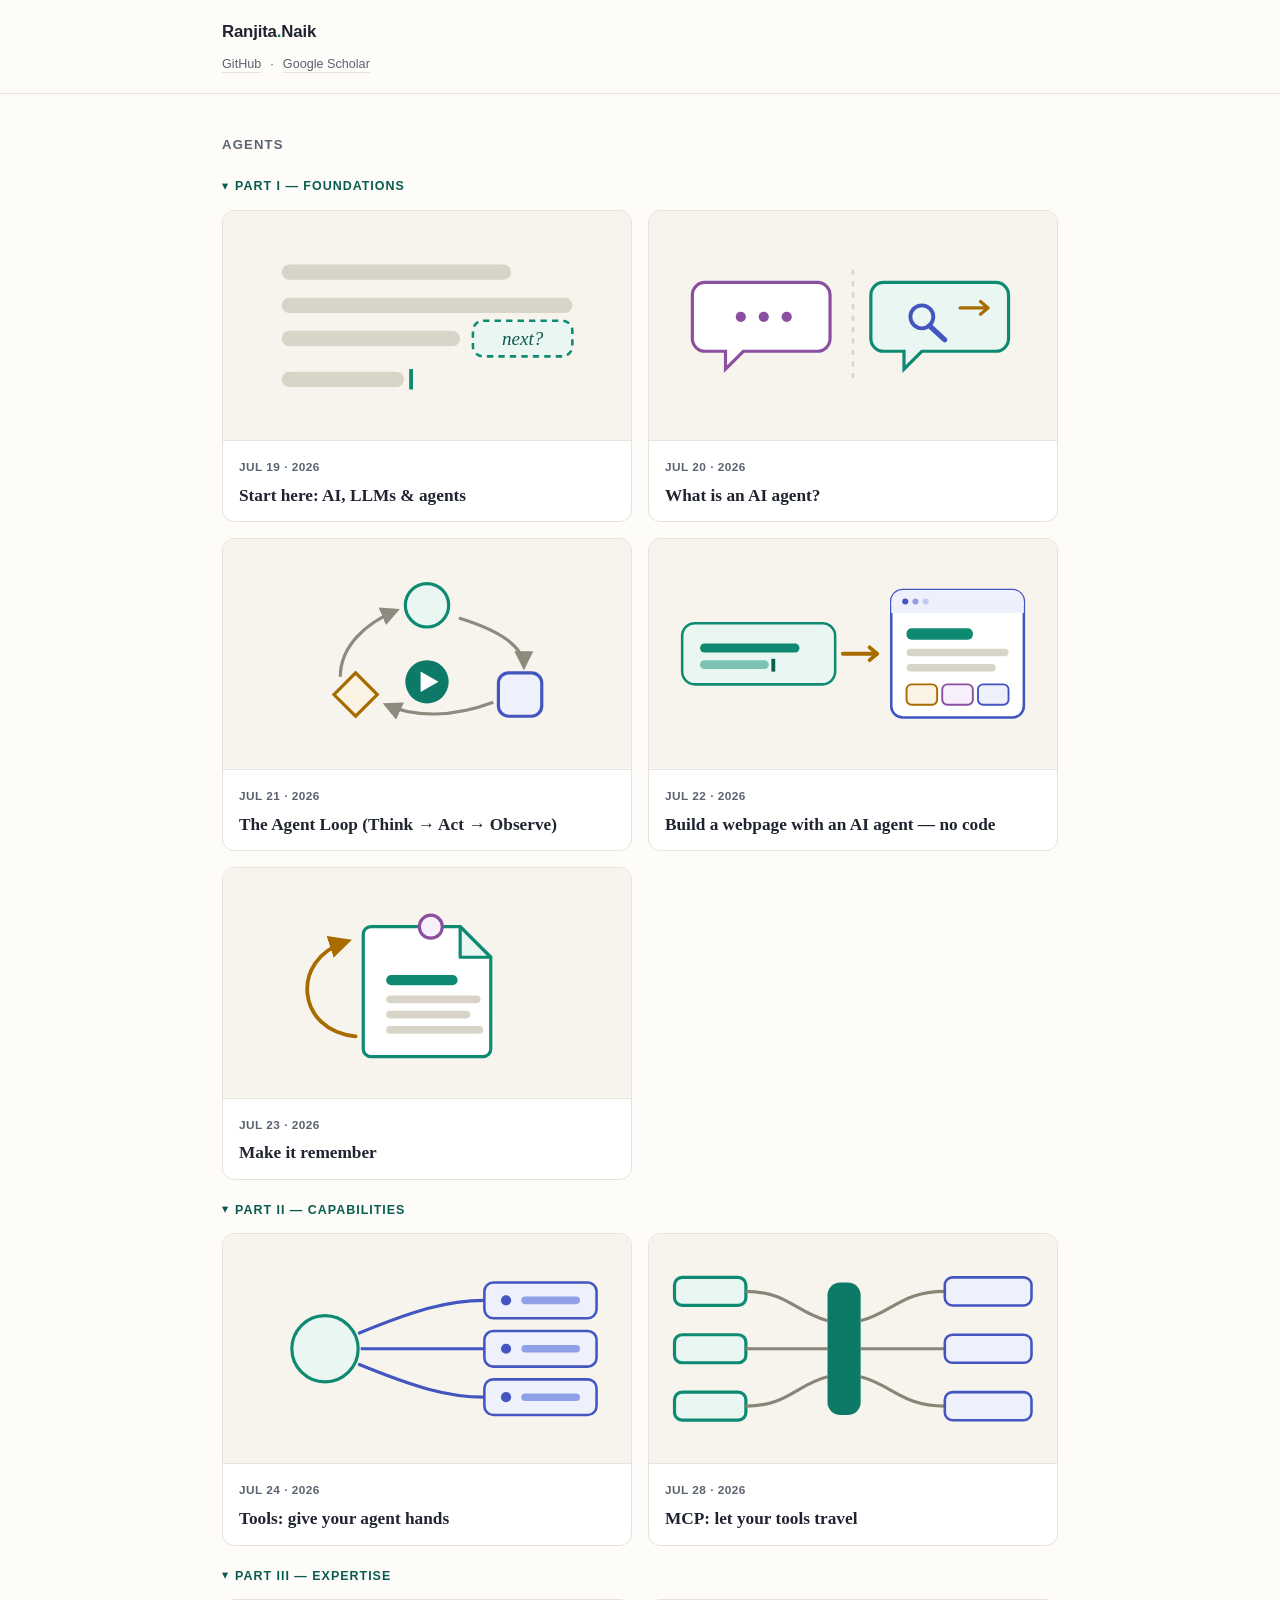
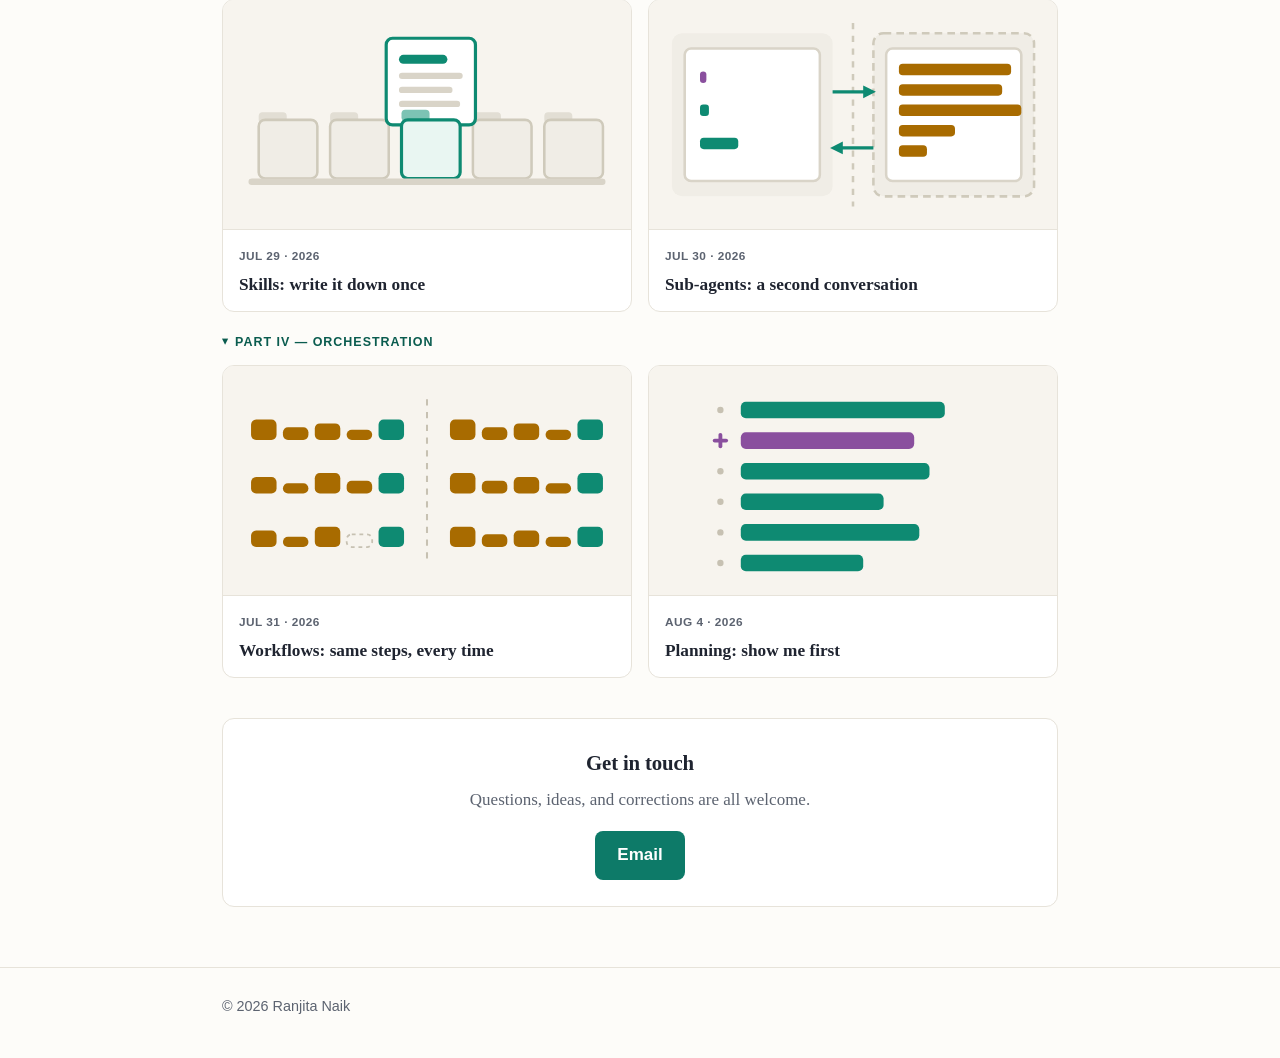
<file: index.html>
<!DOCTYPE html>
<html lang="en">
<head>
<meta charset="UTF-8">
<meta name="viewport" content="width=device-width, initial-scale=1.0">
<link rel="icon" href="data:image/svg+xml,%3Csvg xmlns=%27http://www.w3.org/2000/svg%27 viewBox=%270 0 64 64%27%3E%3Crect width=%2764%27 height=%2764%27 rx=%2714%27 fill=%27%230d7a68%27/%3E%3Ctext x=%2732%27 y=%2744%27 font-family=%27Georgia,serif%27 font-size=%2736%27 font-weight=%27bold%27 fill=%27%23fff%27 text-anchor=%27middle%27%3ER%3C/text%3E%3C/svg%3E">
<meta name="theme-color" content="#0d7a68">
<meta property="og:title" content="Ranjita Naik">
<meta property="og:description" content="Notes on things I'm figuring out, explained from first principles.">
<meta property="og:type" content="website">
<meta property="og:url" content="https://ranjita-naik.github.io/index.html">
<meta property="og:site_name" content="Ranjita Naik">
<meta name="twitter:card" content="summary">
<link rel="alternate" type="application/rss+xml" title="Ranjita Naik — all writing" href="https://ranjita-naik.github.io/feed.xml">
<title>Ranjita Naik</title>
<meta name="description" content="Notes on things I'm figuring out, explained from first principles.">
<style>
:root {
  --bg: #fdfcf9;
  --ink: #1f2430;
  --muted: #5c6370;
  --accent: #0d7a68;
  --accent-dark: #0a5c4f;
  --line: #e7e3da;
  --card: #ffffff;
  --serif: Charter, "Bitstream Charter", Cambria, Georgia, "Times New Roman", serif;
  --sans: -apple-system, BlinkMacSystemFont, "Segoe UI", Roboto, Helvetica, Arial, sans-serif;
  --mono: ui-monospace, "SF Mono", Menlo, Consolas, monospace;
}
* { box-sizing: border-box; }
html { scroll-behavior: smooth; }
::selection { background: #cdeae2; }
body {
  margin: 0;
  background: var(--bg);
  color: var(--ink);
  font: 17px/1.7 var(--sans);
  -webkit-font-smoothing: antialiased;
  text-rendering: optimizeLegibility;
}
.wrap { max-width: 700px; margin: 0 auto; padding: 0 22px; }
header.site {
  border-bottom: 1px solid var(--line);
  padding: 18px 0;
  background: var(--bg);
}
header.site .wrap { display: flex; align-items: baseline; justify-content: space-between; flex-wrap: wrap; gap: 8px; max-width: 1040px; }
.logo { font-weight: 700; font-size: 1.05rem; color: var(--ink); text-decoration: none; letter-spacing: -0.01em; }
.logo span { color: var(--accent); }
nav a { color: var(--muted); text-decoration: none; margin-left: 18px; font-size: 0.95rem; }
nav a:hover, nav a.active { color: var(--accent); }
h1, h2, h3 { font-family: var(--serif); font-weight: 700; }
h1 { font-size: 2.15rem; line-height: 1.22; letter-spacing: -0.015em; margin: 0 0 12px; }
h2 { font-size: 1.45rem; letter-spacing: -0.008em; margin: 2.2em 0 0.5em; }
h3 { font-size: 1.12rem; margin: 1.8em 0 0.4em; }
a { color: var(--accent); text-decoration-color: rgba(13, 122, 104, 0.35); text-underline-offset: 3px; }
a:hover { color: var(--accent-dark); text-decoration-color: rgba(10, 92, 79, 0.7); }
:focus-visible { outline: 2px solid var(--accent); outline-offset: 2px; border-radius: 2px; }
.hero { padding: 56px 0 28px; }
.hero .kicker {
  color: var(--accent);
  font-weight: 600;
  font-size: 0.85rem;
  text-transform: uppercase;
  letter-spacing: 0.08em;
  margin-bottom: 10px;
}
.hero p.lead { font-family: var(--serif); font-size: 1.22rem; line-height: 1.6; color: var(--muted); margin: 0; }
.post-list { list-style: none; padding: 0; margin: 24px 0 60px; }
.post-list li {
  background: var(--card);
  border: 1px solid var(--line);
  border-radius: 10px;
  padding: 20px 22px;
  margin-bottom: 14px;
  transition: border-color 0.15s ease;
}
.post-list li:hover { border-color: #cfc9bc; }
.post-list .date { color: var(--muted); font-size: 0.85rem; }
.post-list a.title { font-family: var(--serif); font-weight: 700; font-size: 1.18rem; line-height: 1.35; text-decoration: none; display: block; margin: 2px 0 6px; }
.post-list p { font-family: var(--serif); margin: 0; color: var(--muted); font-size: 1rem; }
.tag {
  display: inline-block;
  font-size: 0.75rem;
  font-weight: 600;
  color: var(--accent-dark);
  background: #e4f2ee;
  border-radius: 20px;
  padding: 2px 10px;
  margin-bottom: 6px;
}
article { padding: 48px 0 30px; }
article .meta { color: var(--muted); font-size: 0.9rem; margin-bottom: 28px; }
article p, article blockquote, article ul, article ol {
  font-family: var(--serif);
  font-size: 1.08rem;
  line-height: 1.75;
}
article p { margin: 0 0 1.15em; }
article blockquote {
  margin: 1.4em 0;
  padding: 4px 20px;
  border-left: 3px solid var(--accent);
  color: var(--muted);
  font-style: italic;
  font-size: 1.14rem;
}
article code, code {
  font-family: var(--mono);
  background: #f0ede6;
  border-radius: 4px;
  padding: 1px 6px;
  font-size: 0.82em;
}
.note {
  font-family: var(--serif);
  background: #f4f1ea;
  border: 1px solid var(--line);
  border-radius: 10px;
  padding: 14px 18px;
  font-size: 0.98rem;
  color: var(--muted);
}
.signup {
  background: var(--card);
  border: 1px solid var(--line);
  border-radius: 12px;
  padding: 26px;
  margin: 40px 0 60px;
  text-align: center;
}
.signup h2 { margin: 0 0 6px; font-size: 1.3rem; }
.signup p { font-family: var(--serif); color: var(--muted); margin: 0 0 16px; }
.signup .btn {
  display: inline-block;
  font-family: var(--sans);
  background: var(--accent);
  color: #fff;
  text-decoration: none;
  font-weight: 600;
  border-radius: 8px;
  padding: 10px 22px;
}
.signup .btn:hover { background: var(--accent-dark); }
footer.site {
  border-top: 1px solid var(--line);
  padding: 26px 0 40px;
  color: var(--muted);
  font-size: 0.9rem;
}
footer.site a { color: var(--muted); }
footer.site .wrap { max-width: 1040px; }
@media (max-width: 520px) {
  h1 { font-size: 1.7rem; }
  .hero { padding: 36px 0 20px; }
  article p, article blockquote, article ul, article ol { font-size: 1.04rem; }
}
@media print {
  header.site nav, .signup, footer.site { display: none; }
  body { background: #fff; }
}

/* two-column layout with date-grouped post pane */
.layout { display: grid; grid-template-columns: 240px minmax(0, 1fr); gap: 44px; max-width: 1040px; margin: 0 auto; padding: 0 22px; }
.layout > main.content { max-width: 700px; min-width: 0; }
.layout > main.content.wide { max-width: none; }
.sidebar { position: sticky; top: 24px; align-self: start; padding: 26px 0; }
.sb-title { font-family: var(--sans); font-size: 0.78rem; font-weight: 700; text-transform: uppercase; letter-spacing: 0.09em; color: var(--muted); margin-bottom: 10px; }
.sb-month { font-family: var(--sans); font-size: 0.72rem; font-weight: 700; text-transform: uppercase; letter-spacing: 0.08em; color: var(--accent-dark); margin: 14px 0 4px; }
.sb-item { display: flex; gap: 9px; align-items: baseline; font-family: var(--sans); font-size: 0.88rem; line-height: 1.45; color: var(--ink); text-decoration: none; padding: 6px 9px; border-radius: 8px; }
.sb-item:hover { background: #f0ede6; color: var(--accent-dark); }
.sb-item.on { background: #e4f2ee; color: var(--accent-dark); font-weight: 600; }
.sb-d { flex: 0 0 42px; font-size: 0.73rem; color: var(--muted); }
.sb-links { font-family: var(--sans); font-size: 0.8rem; color: var(--muted); margin-top: 18px; padding-top: 14px; border-top: 1px solid var(--line); line-height: 2; }
.sb-links a { color: var(--muted); }
.sb-links a:hover { color: var(--accent-dark); }
@media (max-width: 880px) {
  .layout { grid-template-columns: 1fr; gap: 0; }
  .sidebar { position: static; order: 2; border-top: 1px solid var(--line); margin-top: 20px; }
}
@media print { .sidebar { display: none; } }

/* inline-code chips must NOT apply inside pre blocks */
pre code { background: transparent; padding: 0; border-radius: 0; font-size: inherit; color: inherit; }
/* readable selection inside dark code blocks */
pre ::selection, pre::selection { background: #0d7a68; color: #ffffff; }
/* collapsible month groups (pane + homepage) */
details.sb-group > summary, details.mgroup > summary {
  cursor: pointer; list-style: none; display: flex; align-items: center; gap: 6px;
  font-family: var(--sans); font-size: 0.72rem; font-weight: 700;
  text-transform: uppercase; letter-spacing: 0.08em; color: var(--accent-dark); margin: 14px 0 4px;
}
details.sb-group > summary::-webkit-details-marker, details.mgroup > summary::-webkit-details-marker { display: none; }
details.sb-group > summary::before, details.mgroup > summary::before { content: "\25B8"; font-size: 0.85em; transition: transform 0.15s ease; }
details.sb-group[open] > summary::before, details.mgroup[open] > summary::before { transform: rotate(90deg); }
details.mgroup > summary { font-size: 0.78rem; margin: 20px 0 10px; }
</style>
<style>
.grid { display: grid; grid-template-columns: repeat(2, 1fr); gap: 16px; margin: 12px 0 10px; }
@media (max-width: 620px) { .grid { grid-template-columns: 1fr; } }
.card { display: block; background: var(--card); border: 1px solid var(--line); border-radius: 12px; overflow: hidden; text-decoration: none; transition: border-color 0.15s ease, transform 0.15s ease; }
.card:hover { border-color: var(--accent); transform: translateY(-2px); }
.card svg { display: block; width: 100%; height: auto; border-bottom: 1px solid var(--line); }
.card .cb { display: block; padding: 11px 16px 14px; }
.card .cd { font-family: var(--sans); font-size: 0.74rem; font-weight: 600; letter-spacing: 0.04em; text-transform: uppercase; color: var(--muted); }
.card .ct { font-family: var(--serif); font-weight: 700; font-size: 1.08rem; color: var(--ink); line-height: 1.35; display: block; margin-top: 3px; }
.card:hover .ct { color: var(--accent-dark); }

/* identity links, tucked under the logo — homepage only */
header.site .wrap { flex-direction: column; align-items: flex-start; gap: 7px; }
.idlinks { font-family: var(--sans); font-size: 0.79rem; color: var(--muted); }
.idlinks a { color: var(--muted); text-decoration: none; border-bottom: 1px solid var(--line); padding-bottom: 1px; }
.idlinks a:hover { color: var(--accent-dark); border-bottom-color: var(--accent); }
.idlinks .sep { margin: 0 9px; color: #6b665c; }
</style>
</head>
<body>
<header class="site">
  <div class="wrap" style="max-width: 880px;">
    <a class="logo" href="index.html">Ranjita<span>.</span>Naik</a>
    <div class="idlinks">
      <a href="https://github.com/ranjita-naik" rel="me noopener">GitHub</a><span class="sep">·</span><a href="https://scholar.google.com/citations?user=_EpRUk4AAAAJ&amp;hl=en" rel="me noopener">Google Scholar</a>
    </div>
  </div>
</header>

<main class="wrap" style="padding-top: 40px; max-width: 880px;">
  <div class="sb-title" style="font-size:0.82rem;">Agents</div>
  <details class="mgroup" open>
  <summary>Part I — Foundations</summary>
  <div class="grid">
    <a class="card" href="posts/start-here-llms-and-agents.html">
<svg viewBox="0 0 320 180" role="img" aria-label="Thumbnail: a sentence being autocompleted — the seed idea behind LLMs">
<rect width="320" height="180" fill="#f7f4ee"/>
<rect x="46" y="42" width="180" height="12" rx="6" fill="#d9d4c8"/>
<rect x="46" y="68" width="228" height="12" rx="6" fill="#d9d4c8"/>
<rect x="46" y="94" width="140" height="12" rx="6" fill="#d9d4c8"/>
<rect x="196" y="86" width="78" height="28" rx="8" fill="#e9f6f2" stroke="#0e8a72" stroke-width="2" stroke-dasharray="5 4"/>
<text x="235" y="105" text-anchor="middle" font-family="Georgia,serif" font-size="15" font-style="italic" fill="#0a5c4f">next?</text>
<rect x="46" y="126" width="96" height="12" rx="6" fill="#d9d4c8"/>
<rect x="146" y="124" width="3" height="16" fill="#0e8a72"/>
</svg>
      <span class="cb"><span class="cd">Jul 19 · 2026</span><span class="ct">Start here: AI, LLMs &amp; agents</span></span>
    </a>
    <a class="card" href="posts/what-is-an-ai-agent.html">
<svg viewBox="0 0 320 180" role="img" aria-label="Thumbnail: a chat bubble versus an agent that holds a tool">
<rect width="320" height="180" fill="#f7f4ee"/>
<path d="M 44 56 h 88 a 10 10 0 0 1 10 10 v 34 a 10 10 0 0 1 -10 10 h -58 l -14 14 v -14 h -16 a 10 10 0 0 1 -10 -10 v -34 a 10 10 0 0 1 10 -10 z" fill="#ffffff" stroke="#8a4f9e" stroke-width="2.5"/>
<circle cx="72" cy="83" r="4" fill="#8a4f9e"/><circle cx="90" cy="83" r="4" fill="#8a4f9e"/><circle cx="108" cy="83" r="4" fill="#8a4f9e"/>
<line x1="160" y1="46" x2="160" y2="134" stroke="#d9d4c8" stroke-width="2" stroke-dasharray="4 5"/>
<path d="M 184 56 h 88 a 10 10 0 0 1 10 10 v 34 a 10 10 0 0 1 -10 10 h -58 l -14 14 v -14 h -16 a 10 10 0 0 1 -10 -10 v -34 a 10 10 0 0 1 10 -10 z" fill="#e9f6f2" stroke="#0e8a72" stroke-width="2.5"/>
<circle cx="214" cy="83" r="9" fill="none" stroke="#4356c0" stroke-width="3"/>
<line x1="220" y1="90" x2="232" y2="101" stroke="#4356c0" stroke-width="4" stroke-linecap="round"/>
<path d="M 244 76 h 20 m -4 -5 l 6 5 l -6 5" stroke="#a86b00" stroke-width="2.5" fill="none" stroke-linecap="round" stroke-linejoin="round"/>
</svg>
      <span class="cb"><span class="cd">Jul 20 · 2026</span><span class="ct">What is an AI agent?</span></span>
    </a>
    <a class="card" href="learn/agent-loop.html">
<svg viewBox="0 0 320 180" role="img" aria-label="Thumbnail: the think–act–observe loop with a play button">
<rect width="320" height="180" fill="#f7f4ee"/>
<circle cx="160" cy="52" r="17" fill="#e9f6f2" stroke="#0e8a72" stroke-width="2.5"/>
<rect x="216" y="105" width="34" height="34" rx="8" fill="#eef0fb" stroke="#4356c0" stroke-width="2.5"/>
<path d="M 87 122 L 104 105 L 121 122 L 104 139 Z" fill="#faf3e4" stroke="#a86b00" stroke-width="2.5"/>
<path d="M 185 62 C 224 74, 236 88, 236 100" stroke="#8f8a7e" stroke-width="2.5" fill="none" marker-end="url(#ta)"/>
<path d="M 212 128 C 180 140, 150 140, 128 130" stroke="#8f8a7e" stroke-width="2.5" fill="none" marker-end="url(#ta)"/>
<path d="M 92 108 C 92 84, 112 66, 136 56" stroke="#8f8a7e" stroke-width="2.5" fill="none" marker-end="url(#ta)"/>
<circle cx="160" cy="112" r="17" fill="#0d7a68"/>
<path d="M 155 104 L 169 112 L 155 120 Z" fill="#ffffff"/>
<defs><marker id="ta" viewBox="0 0 10 10" refX="8" refY="5" markerWidth="6" markerHeight="6" orient="auto"><path d="M 0 0 L 10 5 L 0 10 z" fill="#8f8a7e"/></marker></defs>
</svg>
      <span class="cb"><span class="cd">Jul 21 · 2026</span><span class="ct">The Agent Loop (Think → Act → Observe)</span></span>
    </a>
    <a class="card" href="learn/build-with-an-agent.html">
<svg viewBox="0 0 320 180" role="img" aria-label="Thumbnail: a plain-English request turning into a webpage">
<rect width="320" height="180" fill="#f7f4ee"/>
<rect x="26" y="66" width="120" height="48" rx="10" fill="#e9f6f2" stroke="#0e8a72" stroke-width="2"/>
<rect x="40" y="82" width="78" height="7" rx="3.5" fill="#0e8a72"/>
<rect x="40" y="95" width="54" height="7" rx="3.5" fill="#7cc3b4"/>
<rect x="96" y="94" width="3" height="10" fill="#0a5c4f"/>
<path d="M 152 90 h 26 m -5 -5 l 6 5 l -6 5" stroke="#a86b00" stroke-width="3" fill="none" stroke-linecap="round" stroke-linejoin="round"/>
<rect x="190" y="40" width="104" height="100" rx="9" fill="#ffffff" stroke="#4356c0" stroke-width="2"/>
<rect x="190" y="40" width="104" height="18" rx="9" fill="#eef0fb"/>
<rect x="190" y="49" width="104" height="9" fill="#eef0fb"/>
<circle cx="201" cy="49" r="2.4" fill="#4356c0"/><circle cx="209" cy="49" r="2.4" fill="#8fa0e8"/><circle cx="217" cy="49" r="2.4" fill="#c2ccf2"/>
<rect x="202" y="70" width="52" height="9" rx="4" fill="#0e8a72"/>
<rect x="202" y="86" width="80" height="6" rx="3" fill="#d9d4c8"/>
<rect x="202" y="98" width="70" height="6" rx="3" fill="#d9d4c8"/>
<rect x="202" y="114" width="24" height="16" rx="4" fill="#faf3e4" stroke="#a86b00" stroke-width="1.5"/>
<rect x="230" y="114" width="24" height="16" rx="4" fill="#f7effa" stroke="#8a4f9e" stroke-width="1.5"/>
<rect x="258" y="114" width="24" height="16" rx="4" fill="#eef0fb" stroke="#4356c0" stroke-width="1.5"/>
</svg>
      <span class="cb"><span class="cd">Jul 22 · 2026</span><span class="ct">Build a webpage with an AI agent — no code</span></span>
    </a>
    <a class="card" href="learn/make-it-remember.html">
<svg viewBox="0 0 320 180" role="img" aria-label="Thumbnail: a small notes file the agent re-reads at the start of every session">
<rect width="320" height="180" fill="#f7f4ee"/>
<defs><marker id="mr" viewBox="0 0 10 10" refX="7" refY="5" markerWidth="6" markerHeight="6" orient="auto"><path d="M0 0 L10 5 L0 10 z" fill="#a86b00"/></marker></defs>
<path d="M 104 132 C 58 128, 52 72, 96 58" fill="none" stroke="#a86b00" stroke-width="3" stroke-linecap="round" marker-end="url(#mr)"/>
<path d="M 116 46 h 70 l 24 24 v 72 a 6 6 0 0 1 -6 6 h -88 a 6 6 0 0 1 -6 -6 v -90 a 6 6 0 0 1 6 -6 z" fill="#ffffff" stroke="#0e8a72" stroke-width="2.5"/>
<path d="M 186 46 v 24 h 24 z" fill="#e9f6f2" stroke="#0e8a72" stroke-width="2.5" stroke-linejoin="round"/>
<rect x="128" y="84" width="56" height="8" rx="4" fill="#0e8a72"/>
<rect x="128" y="100" width="74" height="6" rx="3" fill="#d9d4c8"/>
<rect x="128" y="112" width="66" height="6" rx="3" fill="#d9d4c8"/>
<rect x="128" y="124" width="76" height="6" rx="3" fill="#d9d4c8"/>
<circle cx="163" cy="46" r="9" fill="#f7effa" stroke="#8a4f9e" stroke-width="2.5"/>
</svg>
      <span class="cb"><span class="cd">Jul 23 · 2026</span><span class="ct">Make it remember</span></span>
    </a>
  </div>
  </details>
  <details class="mgroup" open>
  <summary>Part II — Capabilities</summary>
  <div class="grid">
    <a class="card" href="learn/tools.html">
<svg viewBox="0 0 320 180" role="img" aria-label="Thumbnail: an agent reaching out to the tools it can now use">
<rect width="320" height="180" fill="#f7f4ee"/>
<circle cx="80" cy="90" r="26" fill="#e9f6f2" stroke="#0e8a72" stroke-width="2.5"/>
<path d="M 106 78 C 150 60, 176 52, 205 52" fill="none" stroke="#4356c0" stroke-width="2.5"/>
<path d="M 108 90 C 155 90, 180 90, 205 90" fill="none" stroke="#4356c0" stroke-width="2.5"/>
<path d="M 106 102 C 150 120, 176 128, 205 128" fill="none" stroke="#4356c0" stroke-width="2.5"/>
<rect x="205" y="38" width="88" height="28" rx="7" fill="#eef0fb" stroke="#4356c0" stroke-width="2"/>
<rect x="205" y="76" width="88" height="28" rx="7" fill="#eef0fb" stroke="#4356c0" stroke-width="2"/>
<rect x="205" y="114" width="88" height="28" rx="7" fill="#eef0fb" stroke="#4356c0" stroke-width="2"/>
<circle cx="222" cy="52" r="4" fill="#4356c0"/><rect x="234" y="49" width="46" height="6" rx="3" fill="#8fa0e8"/>
<circle cx="222" cy="90" r="4" fill="#4356c0"/><rect x="234" y="87" width="46" height="6" rx="3" fill="#8fa0e8"/>
<circle cx="222" cy="128" r="4" fill="#4356c0"/><rect x="234" y="125" width="46" height="6" rx="3" fill="#8fa0e8"/>
</svg>
      <span class="cb"><span class="cd">Jul 24 · 2026</span><span class="ct">Tools: give your agent hands</span></span>
    </a>
    <a class="card" href="learn/mcp.html">
<svg viewBox="0 0 320 180" role="img" aria-label="Thumbnail: three AI assistants on the left and three services on the right, all connecting through one shared plug in the middle instead of one wire each.">
<rect width="320" height="180" fill="#f7f4ee"/>
<rect x="20" y="34" width="56" height="22" rx="6" fill="#e9f6f2" stroke="#0e8a72" stroke-width="2.5"/>
<rect x="20" y="79" width="56" height="22" rx="6" fill="#e9f6f2" stroke="#0e8a72" stroke-width="2.5"/>
<rect x="20" y="124" width="56" height="22" rx="6" fill="#e9f6f2" stroke="#0e8a72" stroke-width="2.5"/>
<g fill="none" stroke="#8a8577" stroke-width="2.5">
<path d="M 76 45 C 108 45, 116 62, 140 68"/>
<path d="M 76 90 C 108 90, 116 90, 140 90"/>
<path d="M 76 135 C 108 135, 116 118, 140 112"/>
<path d="M 166 68 C 190 62, 198 45, 232 45"/>
<path d="M 166 90 C 190 90, 198 90, 232 90"/>
<path d="M 166 112 C 190 118, 198 135, 232 135"/>
</g>
<rect x="140" y="38" width="26" height="104" rx="10" fill="#0d7a68"/>
<rect x="232" y="34" width="68" height="22" rx="6" fill="#eef0fb" stroke="#4356c0" stroke-width="2"/>
<rect x="232" y="79" width="68" height="22" rx="6" fill="#eef0fb" stroke="#4356c0" stroke-width="2"/>
<rect x="232" y="124" width="68" height="22" rx="6" fill="#eef0fb" stroke="#4356c0" stroke-width="2"/>
</svg>
      <span class="cb"><span class="cd">Jul 28 · 2026</span><span class="ct">MCP: let your tools travel</span></span>
    </a>
  </div>
  </details>
  <details class="mgroup" open>
  <summary>Part III — Expertise</summary>
  <div class="grid">
    <a class="card" href="learn/skills.html">
<svg viewBox="0 0 320 180" role="img" aria-label="Thumbnail: five folders in a row on a shelf; the middle one is open with a page of written instructions lifting out of it, while the other four stay shut.">
<rect width="320" height="180" fill="#f7f4ee"/>
<rect x="28" y="88" width="22" height="9" rx="3" fill="#e2ded4"/>
<rect x="28" y="94" width="46" height="46" rx="5" fill="#f0ede6" stroke="#cfcabb" stroke-width="2"/>
<rect x="84" y="88" width="22" height="9" rx="3" fill="#e2ded4"/>
<rect x="84" y="94" width="46" height="46" rx="5" fill="#f0ede6" stroke="#cfcabb" stroke-width="2"/>
<rect x="196" y="88" width="22" height="9" rx="3" fill="#e2ded4"/>
<rect x="196" y="94" width="46" height="46" rx="5" fill="#f0ede6" stroke="#cfcabb" stroke-width="2"/>
<rect x="252" y="88" width="22" height="9" rx="3" fill="#e2ded4"/>
<rect x="252" y="94" width="46" height="46" rx="5" fill="#f0ede6" stroke="#cfcabb" stroke-width="2"/>
<rect x="128" y="30" width="70" height="68" rx="5" fill="#ffffff" stroke="#0e8a72" stroke-width="2.5"/>
<rect x="138" y="43" width="38" height="7" rx="3.5" fill="#0e8a72"/>
<rect x="138" y="57" width="50" height="5" rx="2.5" fill="#d9d4c8"/>
<rect x="138" y="68" width="42" height="5" rx="2.5" fill="#d9d4c8"/>
<rect x="138" y="79" width="48" height="5" rx="2.5" fill="#d9d4c8"/>
<rect x="140" y="86" width="22" height="9" rx="3" fill="#7cc3b4"/>
<rect x="140" y="94" width="46" height="46" rx="5" fill="#e9f6f2" stroke="#0e8a72" stroke-width="2.5"/>
<rect x="20" y="140" width="280" height="5" rx="2.5" fill="#d9d4c8"/>
</svg>
      <span class="cb"><span class="cd">Jul 29 · 2026</span><span class="ct">Skills: write it down once</span></span>
    </a>
    <a class="card" href="learn/sub-agents.html">
<svg viewBox="0 0 320 180" role="img" aria-label="Thumbnail: two conversation panels side by side, split by a dotted line. The left one holds three very short bars; the right one is stacked with five long amber bars and is drawn in a dashed outline to show it closes. One arrow crosses to the right and one crosses back.">
<rect width="320" height="180" fill="#f7f4ee"/>
<path d="M160 18 L160 162" stroke="#cfcabb" stroke-width="2" stroke-dasharray="5 5"/>
<rect x="18" y="26" width="126" height="128" rx="8" fill="#f0ede6"/>
<rect x="28" y="38" width="106" height="104" rx="5" fill="#ffffff" stroke="#d9d4c8" stroke-width="2"/>
<rect x="40" y="56" width="5" height="9" rx="2.5" fill="#8a4f9e"/>
<rect x="40" y="82" width="7" height="9" rx="2.5" fill="#0e8a72"/>
<rect x="40" y="108" width="30" height="9" rx="3" fill="#0e8a72"/>
<rect x="176" y="26" width="126" height="128" rx="8" fill="#f0ede6" stroke="#cfcabb" stroke-width="2" stroke-dasharray="6 4"/>
<rect x="186" y="38" width="106" height="104" rx="5" fill="#ffffff" stroke="#d9d4c8" stroke-width="2"/>
<rect x="196" y="50" width="88" height="9" rx="3" fill="#a86b00"/>
<rect x="196" y="66" width="81" height="9" rx="3" fill="#a86b00"/>
<rect x="196" y="82" width="96" height="9" rx="3" fill="#a86b00"/>
<rect x="196" y="98" width="44" height="9" rx="3" fill="#a86b00"/>
<rect x="196" y="114" width="22" height="9" rx="3" fill="#a86b00"/>
<path d="M144 72 L172 72" stroke="#0e8a72" stroke-width="2.5"/>
<path d="M168 67 L178 72 L168 77 Z" fill="#0e8a72"/>
<path d="M176 116 L148 116" stroke="#0e8a72" stroke-width="2.5"/>
<path d="M152 111 L142 116 L152 121 Z" fill="#0e8a72"/>
</svg>
      <span class="cb"><span class="cd">Jul 30 · 2026</span><span class="ct">Sub-agents: a second conversation</span></span>
    </a>
  </div>
  </details>
  <details class="mgroup" open>
  <summary>Part IV — Orchestration</summary>
  <div class="grid">
    <a class="card" href="learn/workflows.html">
<svg viewBox="0 0 320 180" role="img" aria-label="Thumbnail: two stacks of runs. On the left, three rows of bars in a different order each time, and one row with a dashed gap where a check was never done. On the right, the same three rows in the identical order every time.">
<rect width="320" height="180" fill="#f7f4ee"/>
<path d="M 160 26 L 160 156" stroke="#c7c1b2" stroke-width="1.6" stroke-dasharray="5 5"/>
<rect x="22" y="42" width="20" height="16" rx="4" fill="#a86b00"/>
<rect x="47" y="48" width="20" height="10" rx="4" fill="#a86b00"/>
<rect x="72" y="45" width="20" height="13" rx="4" fill="#a86b00"/>
<rect x="97" y="50" width="20" height="8" rx="4" fill="#a86b00"/>
<rect x="122" y="42" width="20" height="16" rx="4" fill="#0e8a72"/>
<rect x="22" y="87" width="20" height="13" rx="4" fill="#a86b00"/>
<rect x="47" y="92" width="20" height="8" rx="4" fill="#a86b00"/>
<rect x="72" y="84" width="20" height="16" rx="4" fill="#a86b00"/>
<rect x="97" y="90" width="20" height="10" rx="4" fill="#a86b00"/>
<rect x="122" y="84" width="20" height="16" rx="4" fill="#0e8a72"/>
<rect x="22" y="129" width="20" height="13" rx="4" fill="#a86b00"/>
<rect x="47" y="134" width="20" height="8" rx="4" fill="#a86b00"/>
<rect x="72" y="126" width="20" height="16" rx="4" fill="#a86b00"/>
<rect x="97" y="132" width="20" height="10" rx="4" fill="none" stroke="#c7c1b2" stroke-width="1.4" stroke-dasharray="3 3"/>
<rect x="122" y="126" width="20" height="16" rx="4" fill="#0e8a72"/>
<rect x="178" y="42" width="20" height="16" rx="4" fill="#a86b00"/>
<rect x="203" y="48" width="20" height="10" rx="4" fill="#a86b00"/>
<rect x="228" y="45" width="20" height="13" rx="4" fill="#a86b00"/>
<rect x="253" y="50" width="20" height="8" rx="4" fill="#a86b00"/>
<rect x="278" y="42" width="20" height="16" rx="4" fill="#0e8a72"/>
<rect x="178" y="84" width="20" height="16" rx="4" fill="#a86b00"/>
<rect x="203" y="90" width="20" height="10" rx="4" fill="#a86b00"/>
<rect x="228" y="87" width="20" height="13" rx="4" fill="#a86b00"/>
<rect x="253" y="92" width="20" height="8" rx="4" fill="#a86b00"/>
<rect x="278" y="84" width="20" height="16" rx="4" fill="#0e8a72"/>
<rect x="178" y="126" width="20" height="16" rx="4" fill="#a86b00"/>
<rect x="203" y="132" width="20" height="10" rx="4" fill="#a86b00"/>
<rect x="228" y="129" width="20" height="13" rx="4" fill="#a86b00"/>
<rect x="253" y="134" width="20" height="8" rx="4" fill="#a86b00"/>
<rect x="278" y="126" width="20" height="16" rx="4" fill="#0e8a72"/>
</svg>
      <span class="cb"><span class="cd">Jul 31 · 2026</span><span class="ct">Workflows: same steps, every time</span></span>
    </a>
    <a class="card" href="learn/planning.html">
<svg viewBox="0 0 320 180" role="img" aria-label="Thumbnail: a plan drawn as a stack of teal bars, with one purple bar inserted near the top and marked with a plus — a correction added to the plan before any of it ran.">
<rect width="320" height="180" fill="#f7f4ee"/>
<circle cx="56" cy="34.5" r="2.5" fill="#c7c1b2"/>
<rect x="72" y="28" width="160" height="13" rx="4" fill="#0e8a72"/>
<rect x="50" y="57" width="12" height="3" rx="1.5" fill="#8a4f9e"/>
<rect x="54.5" y="52.5" width="3" height="12" rx="1.5" fill="#8a4f9e"/>
<rect x="72" y="52" width="136" height="13" rx="4" fill="#8a4f9e"/>
<circle cx="56" cy="82.5" r="2.5" fill="#c7c1b2"/>
<rect x="72" y="76" width="148" height="13" rx="4" fill="#0e8a72"/>
<circle cx="56" cy="106.5" r="2.5" fill="#c7c1b2"/>
<rect x="72" y="100" width="112" height="13" rx="4" fill="#0e8a72"/>
<circle cx="56" cy="130.5" r="2.5" fill="#c7c1b2"/>
<rect x="72" y="124" width="140" height="13" rx="4" fill="#0e8a72"/>
<circle cx="56" cy="154.5" r="2.5" fill="#c7c1b2"/>
<rect x="72" y="148" width="96" height="13" rx="4" fill="#0e8a72"/>
</svg>
      <span class="cb"><span class="cd">Aug 4 · 2026</span><span class="ct">Planning: show me first</span></span>
    </a>
  </div>
  </details>
  </div>

  <section class="signup">
    <h2>Get in touch</h2>
    <p>Questions, ideas, and corrections are all welcome.</p>
    <a class="btn" href="mailto:ranjitawrites@gmail.com">Email</a>
  </section>
</main>

<footer class="site">
  <div class="wrap" style="max-width: 880px;">
    © 2026 Ranjita Naik
  </div>
</footer>

<!-- Analytics: GoatCounter — privacy-friendly, cookie-free -->
<script data-goatcounter="https://ranjita-naik.goatcounter.com/count" async src="//gc.zgo.at/count.js"></script>
</body>
</html>
</file>
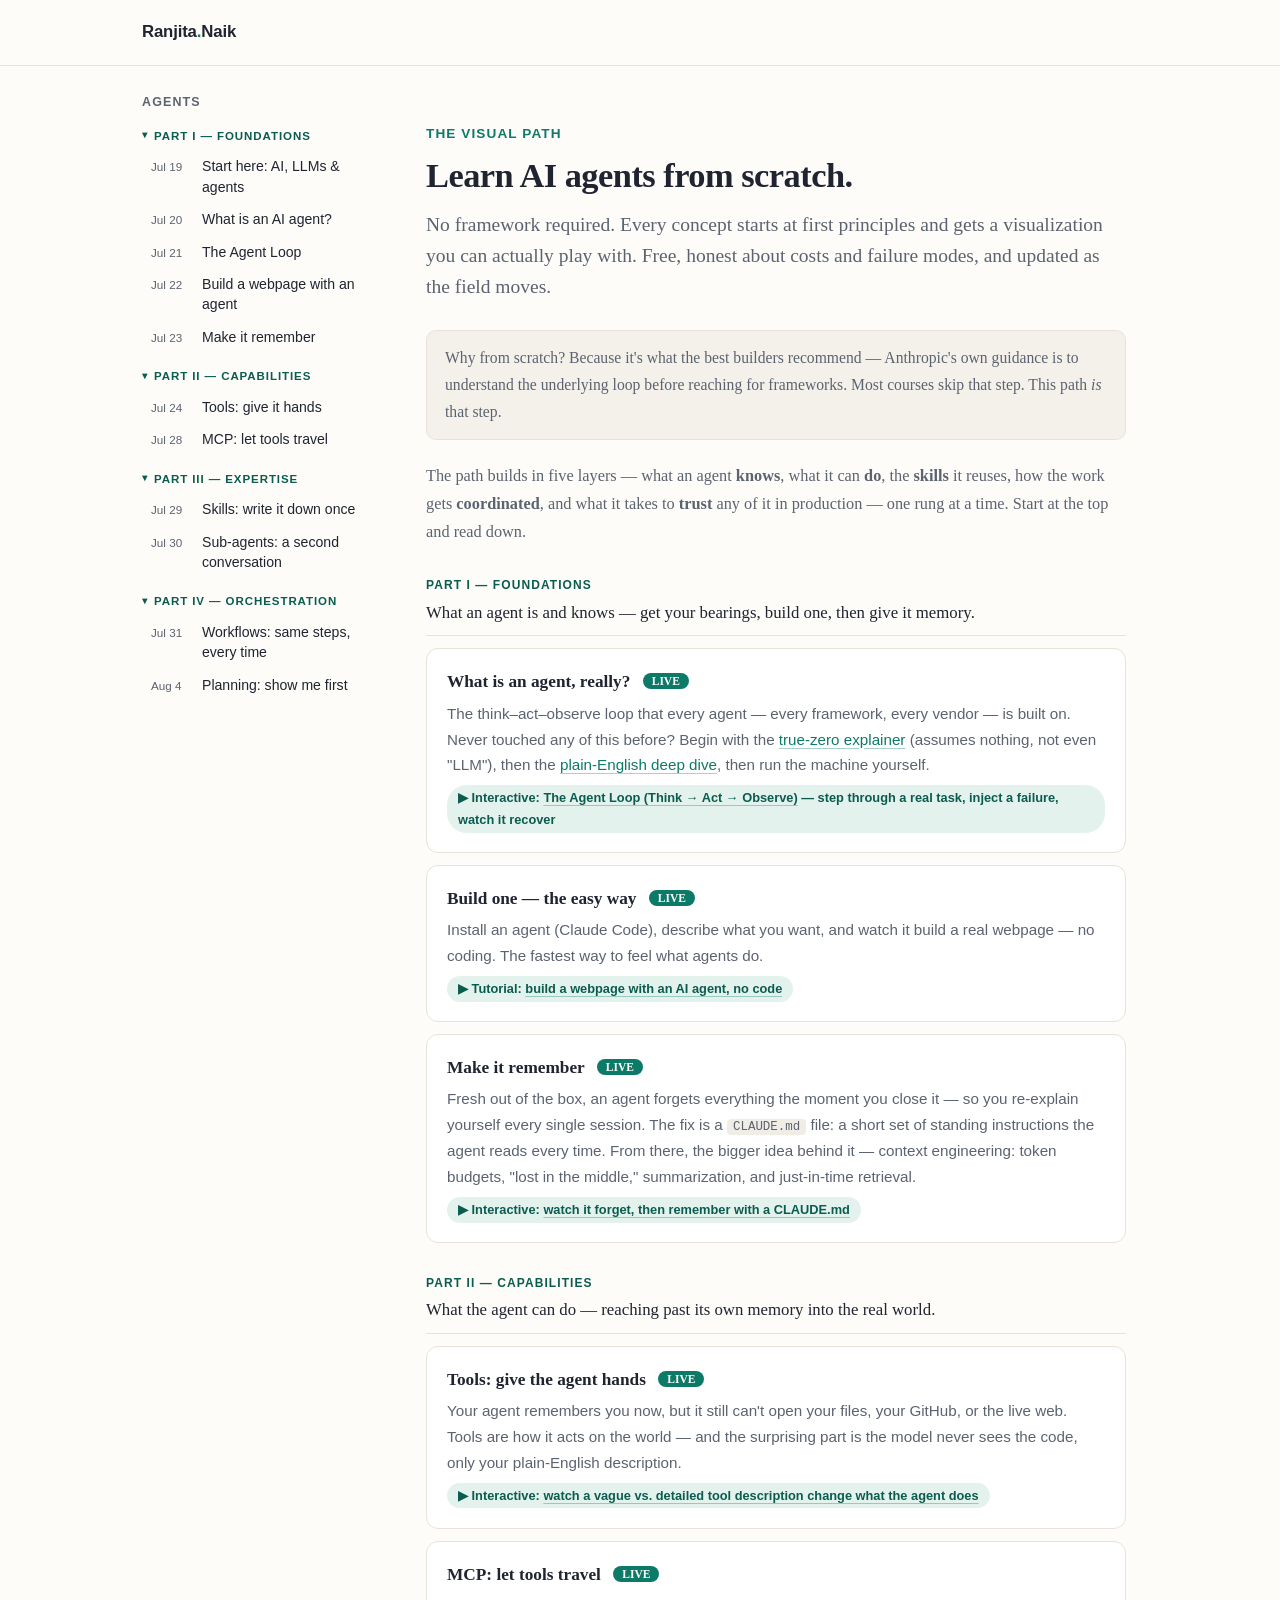
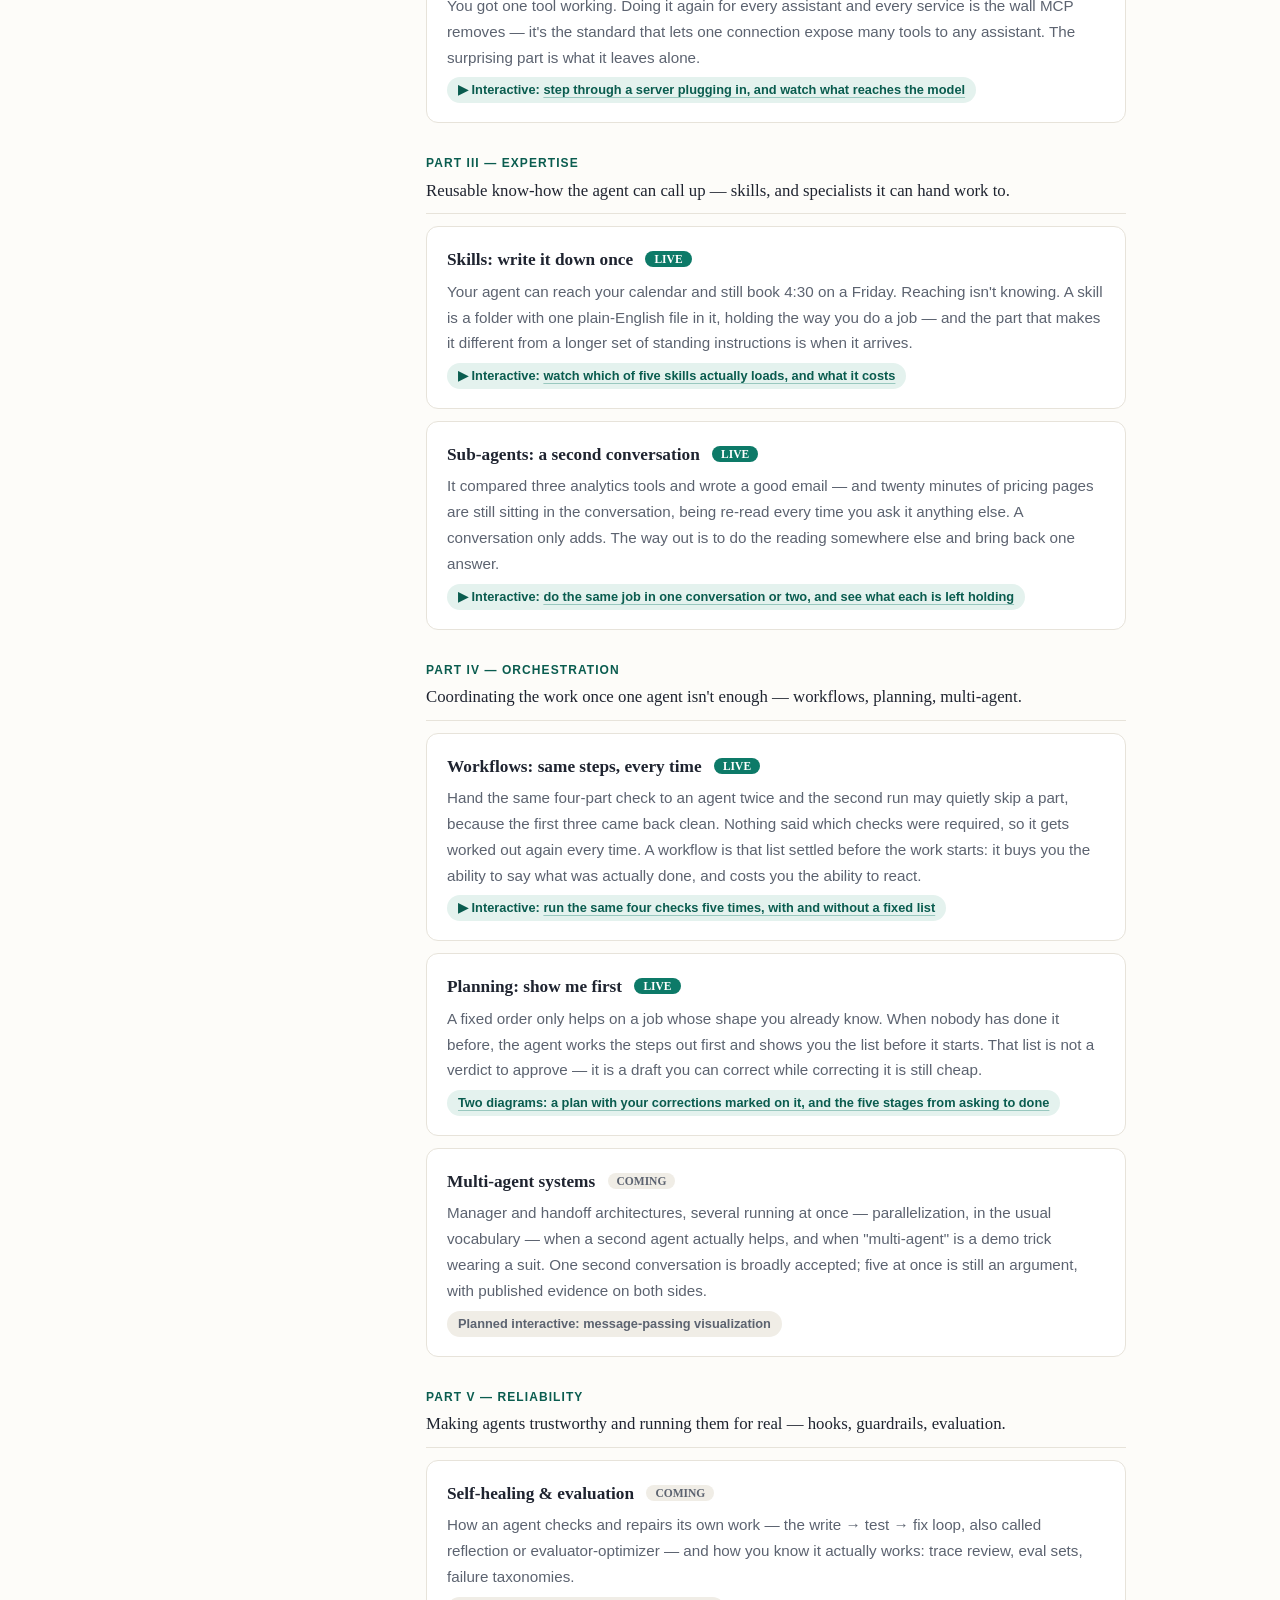
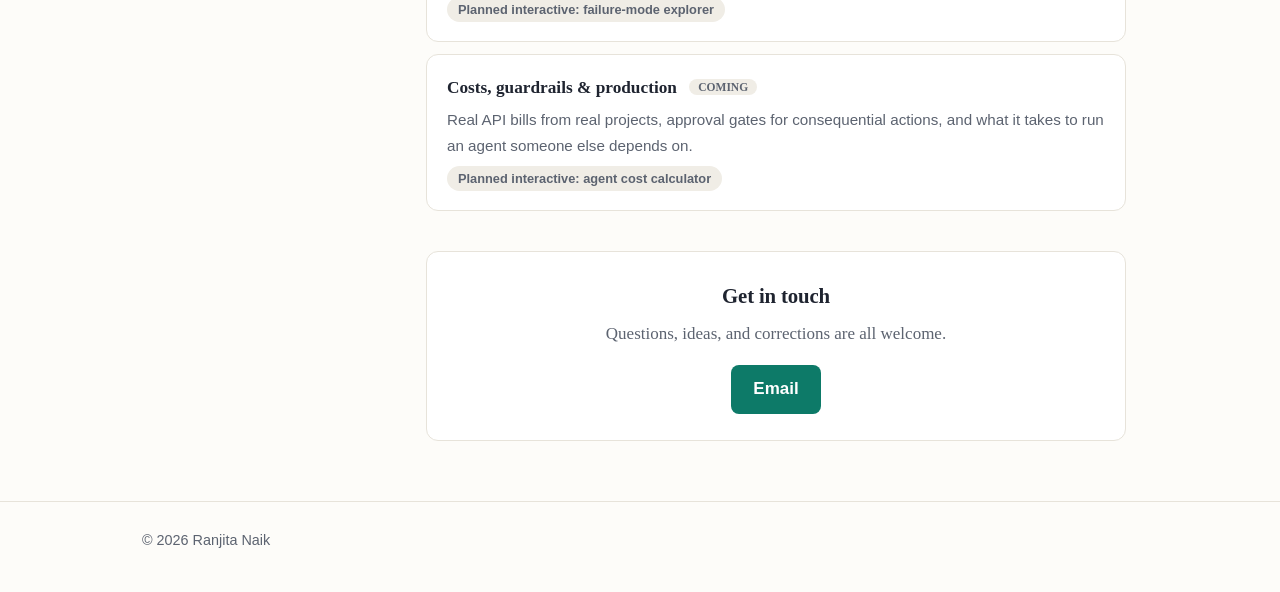
<file: learn/index.html>
<!DOCTYPE html>
<html lang="en">
<head>
<meta charset="UTF-8">
<meta name="viewport" content="width=device-width, initial-scale=1.0">
<link rel="icon" href="data:image/svg+xml,%3Csvg xmlns=%27http://www.w3.org/2000/svg%27 viewBox=%270 0 64 64%27%3E%3Crect width=%2764%27 height=%2764%27 rx=%2714%27 fill=%27%230d7a68%27/%3E%3Ctext x=%2732%27 y=%2744%27 font-family=%27Georgia,serif%27 font-size=%2736%27 font-weight=%27bold%27 fill=%27%23fff%27 text-anchor=%27middle%27%3ER%3C/text%3E%3C/svg%3E">
<meta name="theme-color" content="#0d7a68">
<meta property="og:title" content="Learn agents from scratch — the visual path — Ranjita Naik">
<meta property="og:description" content="A free, visual, from-scratch learning path for AI agents: no framework required, every concept animated, honest about costs and failure modes.">
<meta property="og:type" content="article">
<meta property="og:url" content="https://ranjita-naik.github.io/learn/index.html">
<meta property="og:site_name" content="Ranjita Naik">
<meta name="twitter:card" content="summary">
<link rel="alternate" type="application/rss+xml" title="Ranjita Naik — all writing" href="https://ranjita-naik.github.io/feed.xml">
<title>Learn agents from scratch — the visual path — Ranjita Naik</title>
<meta name="description" content="A free, visual, from-scratch learning path for AI agents: no framework required, every concept animated, honest about costs and failure modes.">
<style>
:root {
  --bg: #fdfcf9;
  --ink: #1f2430;
  --muted: #5c6370;
  --accent: #0d7a68;
  --accent-dark: #0a5c4f;
  --line: #e7e3da;
  --card: #ffffff;
  --serif: Charter, "Bitstream Charter", Cambria, Georgia, "Times New Roman", serif;
  --sans: -apple-system, BlinkMacSystemFont, "Segoe UI", Roboto, Helvetica, Arial, sans-serif;
  --mono: ui-monospace, "SF Mono", Menlo, Consolas, monospace;
}
* { box-sizing: border-box; }
html { scroll-behavior: smooth; }
::selection { background: #cdeae2; }
body {
  margin: 0;
  background: var(--bg);
  color: var(--ink);
  font: 17px/1.7 var(--sans);
  -webkit-font-smoothing: antialiased;
  text-rendering: optimizeLegibility;
}
.wrap { max-width: 700px; margin: 0 auto; padding: 0 22px; }
header.site {
  border-bottom: 1px solid var(--line);
  padding: 18px 0;
  background: var(--bg);
}
header.site .wrap { display: flex; align-items: baseline; justify-content: space-between; flex-wrap: wrap; gap: 8px; max-width: 1040px; }
.logo { font-weight: 700; font-size: 1.05rem; color: var(--ink); text-decoration: none; letter-spacing: -0.01em; }
.logo span { color: var(--accent); }
nav a { color: var(--muted); text-decoration: none; margin-left: 18px; font-size: 0.95rem; }
nav a:hover, nav a.active { color: var(--accent); }
h1, h2, h3 { font-family: var(--serif); font-weight: 700; }
h1 { font-size: 2.15rem; line-height: 1.22; letter-spacing: -0.015em; margin: 0 0 12px; }
h2 { font-size: 1.45rem; letter-spacing: -0.008em; margin: 2.2em 0 0.5em; }
h3 { font-size: 1.12rem; margin: 1.8em 0 0.4em; }
a { color: var(--accent); text-decoration-color: rgba(13, 122, 104, 0.35); text-underline-offset: 3px; }
a:hover { color: var(--accent-dark); text-decoration-color: rgba(10, 92, 79, 0.7); }
:focus-visible { outline: 2px solid var(--accent); outline-offset: 2px; border-radius: 2px; }
.hero { padding: 56px 0 28px; }
.hero .kicker {
  color: var(--accent);
  font-weight: 600;
  font-size: 0.85rem;
  text-transform: uppercase;
  letter-spacing: 0.08em;
  margin-bottom: 10px;
}
.hero p.lead { font-family: var(--serif); font-size: 1.22rem; line-height: 1.6; color: var(--muted); margin: 0; }
.post-list { list-style: none; padding: 0; margin: 24px 0 60px; }
.post-list li {
  background: var(--card);
  border: 1px solid var(--line);
  border-radius: 10px;
  padding: 20px 22px;
  margin-bottom: 14px;
  transition: border-color 0.15s ease;
}
.post-list li:hover { border-color: #cfc9bc; }
.post-list .date { color: var(--muted); font-size: 0.85rem; }
.post-list a.title { font-family: var(--serif); font-weight: 700; font-size: 1.18rem; line-height: 1.35; text-decoration: none; display: block; margin: 2px 0 6px; }
.post-list p { font-family: var(--serif); margin: 0; color: var(--muted); font-size: 1rem; }
.tag {
  display: inline-block;
  font-size: 0.75rem;
  font-weight: 600;
  color: var(--accent-dark);
  background: #e4f2ee;
  border-radius: 20px;
  padding: 2px 10px;
  margin-bottom: 6px;
}
article { padding: 48px 0 30px; }
article .meta { color: var(--muted); font-size: 0.9rem; margin-bottom: 28px; }
article p, article blockquote, article ul, article ol {
  font-family: var(--serif);
  font-size: 1.08rem;
  line-height: 1.75;
}
article p { margin: 0 0 1.15em; }
article blockquote {
  margin: 1.4em 0;
  padding: 4px 20px;
  border-left: 3px solid var(--accent);
  color: var(--muted);
  font-style: italic;
  font-size: 1.14rem;
}
article code, code {
  font-family: var(--mono);
  background: #f0ede6;
  border-radius: 4px;
  padding: 1px 6px;
  font-size: 0.82em;
}
.note {
  font-family: var(--serif);
  background: #f4f1ea;
  border: 1px solid var(--line);
  border-radius: 10px;
  padding: 14px 18px;
  font-size: 0.98rem;
  color: var(--muted);
}
.signup {
  background: var(--card);
  border: 1px solid var(--line);
  border-radius: 12px;
  padding: 26px;
  margin: 40px 0 60px;
  text-align: center;
}
.signup h2 { margin: 0 0 6px; font-size: 1.3rem; }
.signup p { font-family: var(--serif); color: var(--muted); margin: 0 0 16px; }
.signup .btn {
  display: inline-block;
  font-family: var(--sans);
  background: var(--accent);
  color: #fff;
  text-decoration: none;
  font-weight: 600;
  border-radius: 8px;
  padding: 10px 22px;
}
.signup .btn:hover { background: var(--accent-dark); }
footer.site {
  border-top: 1px solid var(--line);
  padding: 26px 0 40px;
  color: var(--muted);
  font-size: 0.9rem;
}
footer.site a { color: var(--muted); }
footer.site .wrap { max-width: 1040px; }
@media (max-width: 520px) {
  h1 { font-size: 1.7rem; }
  .hero { padding: 36px 0 20px; }
  article p, article blockquote, article ul, article ol { font-size: 1.04rem; }
}
@media print {
  header.site nav, .signup, footer.site { display: none; }
  body { background: #fff; }
}

/* two-column layout with date-grouped post pane */
.layout { display: grid; grid-template-columns: 240px minmax(0, 1fr); gap: 44px; max-width: 1040px; margin: 0 auto; padding: 0 22px; }
.layout > main.content { max-width: 700px; min-width: 0; }
.layout > main.content.wide { max-width: none; }
.sidebar { position: sticky; top: 24px; align-self: start; padding: 26px 0; }
.sb-title { font-family: var(--sans); font-size: 0.78rem; font-weight: 700; text-transform: uppercase; letter-spacing: 0.09em; color: var(--muted); margin-bottom: 10px; }
.sb-month { font-family: var(--sans); font-size: 0.72rem; font-weight: 700; text-transform: uppercase; letter-spacing: 0.08em; color: var(--accent-dark); margin: 14px 0 4px; }
.sb-item { display: flex; gap: 9px; align-items: baseline; font-family: var(--sans); font-size: 0.88rem; line-height: 1.45; color: var(--ink); text-decoration: none; padding: 6px 9px; border-radius: 8px; }
.sb-item:hover { background: #f0ede6; color: var(--accent-dark); }
.sb-item.on { background: #e4f2ee; color: var(--accent-dark); font-weight: 600; }
.sb-d { flex: 0 0 42px; font-size: 0.73rem; color: var(--muted); }
.sb-links { font-family: var(--sans); font-size: 0.8rem; color: var(--muted); margin-top: 18px; padding-top: 14px; border-top: 1px solid var(--line); line-height: 2; }
.sb-links a { color: var(--muted); }
.sb-links a:hover { color: var(--accent-dark); }
@media (max-width: 880px) {
  .layout { grid-template-columns: 1fr; gap: 0; }
  .sidebar { position: static; order: 2; border-top: 1px solid var(--line); margin-top: 20px; }
}
@media print { .sidebar { display: none; } }

/* inline-code chips must NOT apply inside pre blocks */
pre code { background: transparent; padding: 0; border-radius: 0; font-size: inherit; color: inherit; }
/* readable selection inside dark code blocks */
pre ::selection, pre::selection { background: #0d7a68; color: #ffffff; }
/* collapsible month groups (pane + homepage) */
details.sb-group > summary, details.mgroup > summary {
  cursor: pointer; list-style: none; display: flex; align-items: center; gap: 6px;
  font-family: var(--sans); font-size: 0.72rem; font-weight: 700;
  text-transform: uppercase; letter-spacing: 0.08em; color: var(--accent-dark); margin: 14px 0 4px;
}
details.sb-group > summary::-webkit-details-marker, details.mgroup > summary::-webkit-details-marker { display: none; }
details.sb-group > summary::before, details.mgroup > summary::before { content: "\25B8"; font-size: 0.85em; transition: transform 0.15s ease; }
details.sb-group[open] > summary::before, details.mgroup[open] > summary::before { transform: rotate(90deg); }
details.mgroup > summary { font-size: 0.78rem; margin: 20px 0 10px; }
</style>
<style>
.unit { display: flex; gap: 16px; background: var(--card); border: 1px solid var(--line); border-radius: 12px; padding: 18px 20px; margin-bottom: 12px; }
.unit .num { flex: 0 0 44px; height: 44px; border-radius: 10px; background: #e4f2ee; color: var(--accent-dark); font-weight: 800; font-size: 1.05rem; display: flex; align-items: center; justify-content: center; }
.unit.planned .num { background: #f0ede6; color: var(--muted); }
.unit h3 { margin: 0 0 4px; font-size: 1.08rem; }
.unit p { margin: 0; color: var(--muted); font-size: 0.95rem; }
.unit .viz { display: inline-block; margin-top: 7px; font-size: 0.8rem; font-weight: 600; color: var(--accent-dark); background: #e4f2ee; border-radius: 20px; padding: 2px 11px; }
.unit.planned .viz { color: var(--muted); background: #f0ede6; }
.badge-live { font-size: 0.72rem; font-weight: 700; color: #fff; background: var(--accent); border-radius: 20px; padding: 2px 9px; vertical-align: 2px; margin-left: 8px; }
.badge-soon { font-size: 0.72rem; font-weight: 700; color: var(--muted); background: #f0ede6; border-radius: 20px; padding: 2px 9px; vertical-align: 2px; margin-left: 8px; }
.unit > div { flex: 1 1 auto; min-width: 0; }
.pathintro { font-family: var(--serif); font-size: 1.02rem; color: var(--muted); margin: 4px 0 6px; }
.layer { margin: 30px 0 12px; padding-bottom: 8px; border-bottom: 1px solid var(--line); }
.layer .lname { font-family: var(--sans); font-size: 0.75rem; font-weight: 700; text-transform: uppercase; letter-spacing: 0.09em; color: var(--accent-dark); }
.layer .lq { font-family: var(--serif); font-size: 1.05rem; color: var(--ink); margin-top: 3px; }
</style>
</head>
<body>
<header class="site">
  <div class="wrap">
    <a class="logo" href="../index.html">Ranjita<span>.</span>Naik</a>
  </div>
</header>

<div class="layout">
<aside class="sidebar" aria-label="Posts, grouped by curriculum part">
  <div class="sb-title">Agents</div>
  <details class="sb-group" open>
    <summary>Part I — Foundations</summary>
    <a class="sb-item" href="../posts/start-here-llms-and-agents.html"><span class="sb-d">Jul 19</span><span>Start here: AI, LLMs &amp; agents</span></a>
    <a class="sb-item" href="../posts/what-is-an-ai-agent.html"><span class="sb-d">Jul 20</span><span>What is an AI agent?</span></a>
    <a class="sb-item" href="../learn/agent-loop.html"><span class="sb-d">Jul 21</span><span>The Agent Loop</span></a>
    <a class="sb-item" href="../learn/build-with-an-agent.html"><span class="sb-d">Jul 22</span><span>Build a webpage with an agent</span></a>
    <a class="sb-item" href="../learn/make-it-remember.html"><span class="sb-d">Jul 23</span><span>Make it remember</span></a>
  </details>
  <details class="sb-group" open>
    <summary>Part II — Capabilities</summary>
    <a class="sb-item" href="../learn/tools.html"><span class="sb-d">Jul 24</span><span>Tools: give it hands</span></a>
    <a class="sb-item" href="../learn/mcp.html"><span class="sb-d">Jul 28</span><span>MCP: let tools travel</span></a>
  </details>
  <details class="sb-group" open>
    <summary>Part III — Expertise</summary>
    <a class="sb-item" href="../learn/skills.html"><span class="sb-d">Jul 29</span><span>Skills: write it down once</span></a>
    <a class="sb-item" href="../learn/sub-agents.html"><span class="sb-d">Jul 30</span><span>Sub-agents: a second conversation</span></a>
  </details>
  <details class="sb-group" open>
    <summary>Part IV — Orchestration</summary>
    <a class="sb-item" href="../learn/workflows.html"><span class="sb-d">Jul 31</span><span>Workflows: same steps, every time</span></a>
    <a class="sb-item" href="../learn/planning.html"><span class="sb-d">Aug 4</span><span>Planning: show me first</span></a>
  </details>
</aside>
<main class="content">
  <section class="hero">
    <div class="kicker">The visual path</div>
    <h1>Learn AI agents from scratch.</h1>
    <p class="lead">No framework required. Every concept starts at first principles and gets a visualization you can actually play with. Free, honest about costs and failure modes, and updated as the field moves.</p>
  </section>

  <div class="note" style="margin-bottom: 22px;">Why from scratch? Because it's what the best builders recommend — Anthropic's own guidance is to understand the underlying loop before reaching for frameworks. Most courses skip that step. This path <em>is</em> that step.</div>

  <p class="pathintro">The path builds in five layers — what an agent <strong>knows</strong>, what it can <strong>do</strong>, the <strong>skills</strong> it reuses, how the work gets <strong>coordinated</strong>, and what it takes to <strong>trust</strong> any of it in production — one rung at a time. Start at the top and read down.</p>

  <div class="layer"><div class="lname">Part I — Foundations</div><div class="lq">What an agent is and knows — get your bearings, build one, then give it memory.</div></div>

  <div class="unit">
    <div>
      <h3>What is an agent, really? <span class="badge-live">LIVE</span></h3>
      <p>The think–act–observe loop that every agent — every framework, every vendor — is built on. Never touched any of this before? Begin with the <a href="../posts/start-here-llms-and-agents.html">true-zero explainer</a> (assumes nothing, not even "LLM"), then the <a href="../posts/what-is-an-ai-agent.html">plain-English deep dive</a>, then run the machine yourself.</p>
      <span class="viz">▶ Interactive: <a href="agent-loop.html" style="color:inherit;">The Agent Loop (Think → Act → Observe)</a> — step through a real task, inject a failure, watch it recover</span>
    </div>
  </div>

  <div class="unit">
    <div>
      <h3>Build one — the easy way <span class="badge-live">LIVE</span></h3>
      <p>Install an agent (Claude Code), describe what you want, and watch it build a real webpage — no coding. The fastest way to feel what agents do.</p>
      <span class="viz">▶ Tutorial: <a href="build-with-an-agent.html" style="color:inherit;">build a webpage with an AI agent, no code</a></span>
    </div>
  </div>

  <div class="unit">
    <div>
      <h3>Make it remember <span class="badge-live">LIVE</span></h3>
      <p>Fresh out of the box, an agent forgets everything the moment you close it — so you re-explain yourself every single session. The fix is a <code>CLAUDE.md</code> file: a short set of standing instructions the agent reads every time. From there, the bigger idea behind it — context engineering: token budgets, "lost in the middle," summarization, and just-in-time retrieval.</p>
      <span class="viz">▶ Interactive: <a href="make-it-remember.html" style="color:inherit;">watch it forget, then remember with a CLAUDE.md</a></span>
    </div>
  </div>

  <div class="layer"><div class="lname">Part II — Capabilities</div><div class="lq">What the agent can do — reaching past its own memory into the real world.</div></div>

  <div class="unit">
    <div>
      <h3>Tools: give the agent hands <span class="badge-live">LIVE</span></h3>
      <p>Your agent remembers you now, but it still can't open your files, your GitHub, or the live web. Tools are how it acts on the world — and the surprising part is the model never sees the code, only your plain-English description.</p>
      <span class="viz">▶ Interactive: <a href="tools.html" style="color:inherit;">watch a vague vs. detailed tool description change what the agent does</a></span>
    </div>
  </div>

  <div class="unit">
    <div>
      <h3>MCP: let tools travel <span class="badge-live">LIVE</span></h3>
      <p>You got one tool working. Doing it again for every assistant and every service is the wall MCP removes — it's the standard that lets one connection expose many tools to any assistant. The surprising part is what it leaves alone.</p>
      <span class="viz">▶ Interactive: <a href="mcp.html" style="color:inherit;">step through a server plugging in, and watch what reaches the model</a></span>
    </div>
  </div>

  <div class="layer"><div class="lname">Part III — Expertise</div><div class="lq">Reusable know-how the agent can call up — skills, and specialists it can hand work to.</div></div>

  <div class="unit">
    <div>
      <h3>Skills: write it down once <span class="badge-live">LIVE</span></h3>
      <p>Your agent can reach your calendar and still book 4:30 on a Friday. Reaching isn't knowing. A skill is a folder with one plain-English file in it, holding the way you do a job — and the part that makes it different from a longer set of standing instructions is when it arrives.</p>
      <span class="viz">▶ Interactive: <a href="skills.html" style="color:inherit;">watch which of five skills actually loads, and what it costs</a></span>
    </div>
  </div>

  <div class="unit">
    <div>
      <h3>Sub-agents: a second conversation <span class="badge-live">LIVE</span></h3>
      <p>It compared three analytics tools and wrote a good email — and twenty minutes of pricing pages are still sitting in the conversation, being re-read every time you ask it anything else. A conversation only adds. The way out is to do the reading somewhere else and bring back one answer.</p>
      <span class="viz">▶ Interactive: <a href="sub-agents.html" style="color:inherit;">do the same job in one conversation or two, and see what each is left holding</a></span>
    </div>
  </div>

  <div class="layer"><div class="lname">Part IV — Orchestration</div><div class="lq">Coordinating the work once one agent isn't enough — workflows, planning, multi-agent.</div></div>

  <div class="unit">
    <div>
      <h3>Workflows: same steps, every time <span class="badge-live">LIVE</span></h3>
      <p>Hand the same four-part check to an agent twice and the second run may quietly skip a part, because the first three came back clean. Nothing said which checks were required, so it gets worked out again every time. A workflow is that list settled before the work starts: it buys you the ability to say what was actually done, and costs you the ability to react.</p>
      <span class="viz">▶ Interactive: <a href="workflows.html" style="color:inherit;">run the same four checks five times, with and without a fixed list</a></span>
    </div>
  </div>

  <div class="unit">
    <div>
      <h3>Planning: show me first <span class="badge-live">LIVE</span></h3>
      <p>A fixed order only helps on a job whose shape you already know. When nobody has done it before, the agent works the steps out first and shows you the list before it starts. That list is not a verdict to approve — it is a draft you can correct while correcting it is still cheap.</p>
      <span class="viz"><a href="planning.html" style="color:inherit;">Two diagrams: a plan with your corrections marked on it, and the five stages from asking to done</a></span>
    </div>
  </div>

  <div class="unit planned">
    <div>
      <h3>Multi-agent systems <span class="badge-soon">COMING</span></h3>
      <p>Manager and handoff architectures, several running at once — parallelization, in the usual vocabulary — when a second agent actually helps, and when "multi-agent" is a demo trick wearing a suit. One second conversation is broadly accepted; five at once is still an argument, with published evidence on both sides.</p>
      <span class="viz">Planned interactive: message-passing visualization</span>
    </div>
  </div>

  <div class="layer"><div class="lname">Part V — Reliability</div><div class="lq">Making agents trustworthy and running them for real — hooks, guardrails, evaluation.</div></div>

  <div class="unit planned">
    <div>
      <h3>Self-healing &amp; evaluation <span class="badge-soon">COMING</span></h3>
      <p>How an agent checks and repairs its own work — the write → test → fix loop, also called reflection or evaluator-optimizer — and how you know it actually works: trace review, eval sets, failure taxonomies.</p>
      <span class="viz">Planned interactive: failure-mode explorer</span>
    </div>
  </div>

  <div class="unit planned">
    <div>
      <h3>Costs, guardrails &amp; production <span class="badge-soon">COMING</span></h3>
      <p>Real API bills from real projects, approval gates for consequential actions, and what it takes to run an agent someone else depends on.</p>
      <span class="viz">Planned interactive: agent cost calculator</span>
    </div>
  </div>

  <section class="signup">
    <h2>Get in touch</h2>
    <p>Questions, ideas, and corrections are all welcome.</p>
    <a class="btn" href="mailto:ranjitawrites@gmail.com">Email</a>
  </section>
</main>
</div>

<footer class="site">
  <div class="wrap">
    © 2026 Ranjita Naik
  </div>
</footer>

<!-- Analytics: GoatCounter — privacy-friendly, cookie-free -->
<script data-goatcounter="https://ranjita-naik.goatcounter.com/count" async src="//gc.zgo.at/count.js"></script>
</body>
</html>
</file>
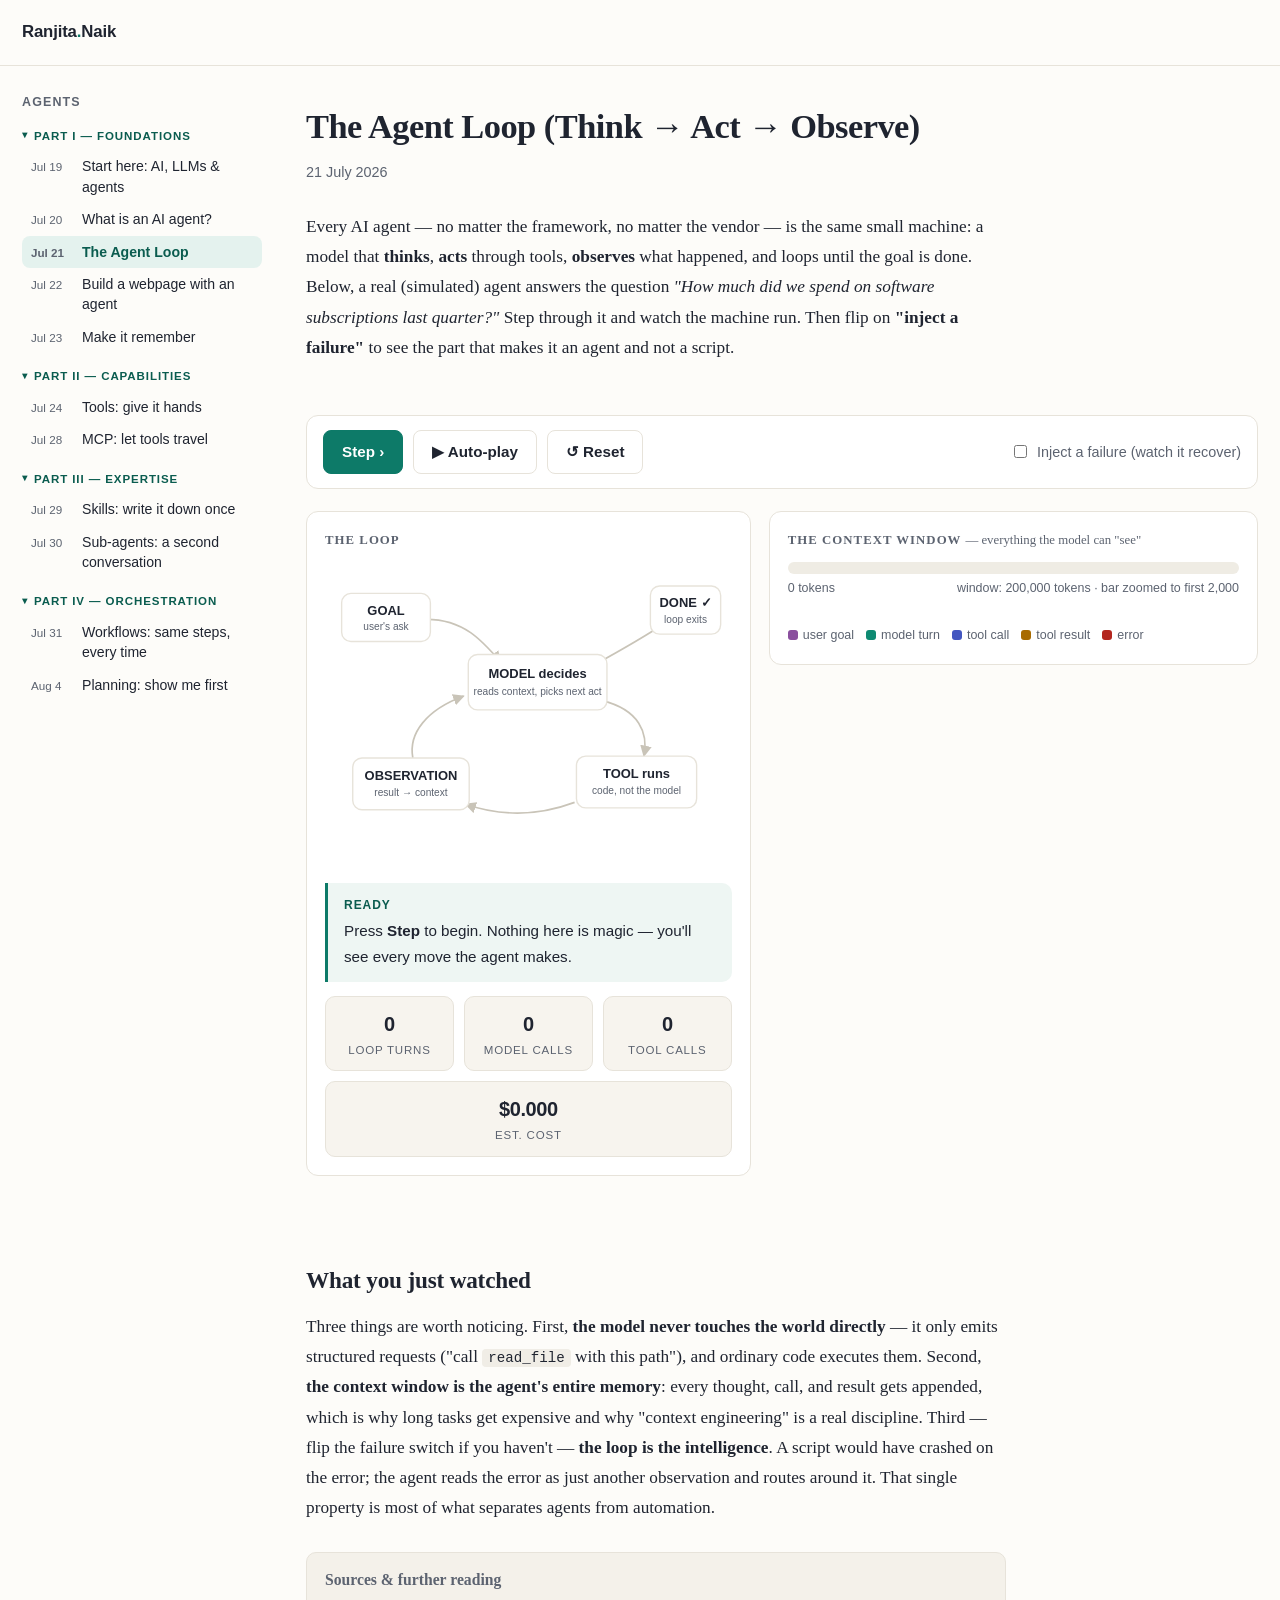
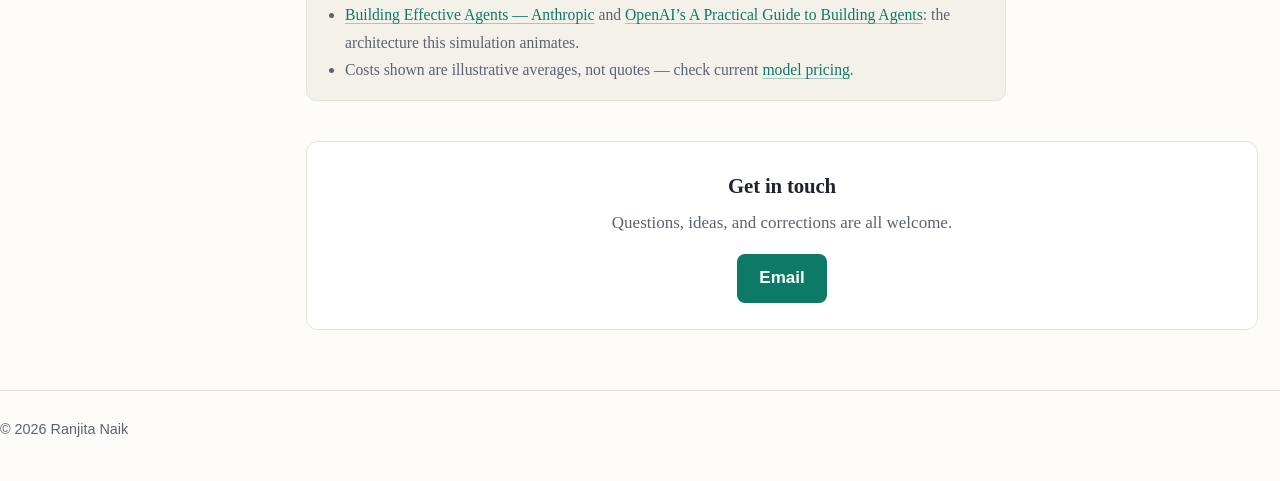
<file: learn/agent-loop.html>
<!DOCTYPE html>
<html lang="en">
<head>
<meta charset="UTF-8">
<meta name="viewport" content="width=device-width, initial-scale=1.0">
<link rel="icon" href="data:image/svg+xml,%3Csvg xmlns=%27http://www.w3.org/2000/svg%27 viewBox=%270 0 64 64%27%3E%3Crect width=%2764%27 height=%2764%27 rx=%2714%27 fill=%27%230d7a68%27/%3E%3Ctext x=%2732%27 y=%2744%27 font-family=%27Georgia,serif%27 font-size=%2736%27 font-weight=%27bold%27 fill=%27%23fff%27 text-anchor=%27middle%27%3ER%3C/text%3E%3C/svg%3E">
<meta name="theme-color" content="#0d7a68">
<meta property="og:title" content="The Agent Loop (Think → Act → Observe) — Ranjita Naik">
<meta property="og:description" content="Watch an AI agent actually work: step through the think–act–observe loop, see the context window fill, watch a failure get handled, and see what it all costs.">
<meta property="og:type" content="article">
<meta property="og:url" content="https://ranjita-naik.github.io/learn/agent-loop.html">
<meta property="og:site_name" content="Ranjita Naik">
<meta name="twitter:card" content="summary">
<link rel="alternate" type="application/rss+xml" title="Ranjita Naik — all writing" href="https://ranjita-naik.github.io/feed.xml">
<title>The Agent Loop (Think → Act → Observe) — Ranjita Naik</title>
<meta name="description" content="Watch an AI agent actually work: step through the think–act–observe loop, see the context window fill, watch a failure get handled, and see what it all costs.">
<style>
:root {
  --bg: #fdfcf9;
  --ink: #1f2430;
  --muted: #5c6370;
  --accent: #0d7a68;
  --accent-dark: #0a5c4f;
  --line: #e7e3da;
  --card: #ffffff;
  --serif: Charter, "Bitstream Charter", Cambria, Georgia, "Times New Roman", serif;
  --sans: -apple-system, BlinkMacSystemFont, "Segoe UI", Roboto, Helvetica, Arial, sans-serif;
  --mono: ui-monospace, "SF Mono", Menlo, Consolas, monospace;
}
* { box-sizing: border-box; }
html { scroll-behavior: smooth; }
::selection { background: #cdeae2; }
body {
  margin: 0;
  background: var(--bg);
  color: var(--ink);
  font: 17px/1.7 var(--sans);
  -webkit-font-smoothing: antialiased;
  text-rendering: optimizeLegibility;
}
.wrap { max-width: 700px; margin: 0 auto; padding: 0 22px; }
header.site {
  border-bottom: 1px solid var(--line);
  padding: 18px 0;
  background: var(--bg);
}
header.site .wrap { display: flex; align-items: baseline; justify-content: space-between; flex-wrap: wrap; gap: 8px; max-width: 1040px; }
.logo { font-weight: 700; font-size: 1.05rem; color: var(--ink); text-decoration: none; letter-spacing: -0.01em; }
.logo span { color: var(--accent); }
nav a { color: var(--muted); text-decoration: none; margin-left: 18px; font-size: 0.95rem; }
nav a:hover, nav a.active { color: var(--accent); }
h1, h2, h3 { font-family: var(--serif); font-weight: 700; }
h1 { font-size: 2.15rem; line-height: 1.22; letter-spacing: -0.015em; margin: 0 0 12px; }
h2 { font-size: 1.45rem; letter-spacing: -0.008em; margin: 2.2em 0 0.5em; }
h3 { font-size: 1.12rem; margin: 1.8em 0 0.4em; }
a { color: var(--accent); text-decoration-color: rgba(13, 122, 104, 0.35); text-underline-offset: 3px; }
a:hover { color: var(--accent-dark); text-decoration-color: rgba(10, 92, 79, 0.7); }
:focus-visible { outline: 2px solid var(--accent); outline-offset: 2px; border-radius: 2px; }
.hero { padding: 56px 0 28px; }
.hero .kicker {
  color: var(--accent);
  font-weight: 600;
  font-size: 0.85rem;
  text-transform: uppercase;
  letter-spacing: 0.08em;
  margin-bottom: 10px;
}
.hero p.lead { font-family: var(--serif); font-size: 1.22rem; line-height: 1.6; color: var(--muted); margin: 0; }
.post-list { list-style: none; padding: 0; margin: 24px 0 60px; }
.post-list li {
  background: var(--card);
  border: 1px solid var(--line);
  border-radius: 10px;
  padding: 20px 22px;
  margin-bottom: 14px;
  transition: border-color 0.15s ease;
}
.post-list li:hover { border-color: #cfc9bc; }
.post-list .date { color: var(--muted); font-size: 0.85rem; }
.post-list a.title { font-family: var(--serif); font-weight: 700; font-size: 1.18rem; line-height: 1.35; text-decoration: none; display: block; margin: 2px 0 6px; }
.post-list p { font-family: var(--serif); margin: 0; color: var(--muted); font-size: 1rem; }
.tag {
  display: inline-block;
  font-size: 0.75rem;
  font-weight: 600;
  color: var(--accent-dark);
  background: #e4f2ee;
  border-radius: 20px;
  padding: 2px 10px;
  margin-bottom: 6px;
}
article { padding: 48px 0 30px; }
article .meta { color: var(--muted); font-size: 0.9rem; margin-bottom: 28px; }
article p, article blockquote, article ul, article ol {
  font-family: var(--serif);
  font-size: 1.08rem;
  line-height: 1.75;
}
article p { margin: 0 0 1.15em; }
article blockquote {
  margin: 1.4em 0;
  padding: 4px 20px;
  border-left: 3px solid var(--accent);
  color: var(--muted);
  font-style: italic;
  font-size: 1.14rem;
}
article code, code {
  font-family: var(--mono);
  background: #f0ede6;
  border-radius: 4px;
  padding: 1px 6px;
  font-size: 0.82em;
}
.note {
  font-family: var(--serif);
  background: #f4f1ea;
  border: 1px solid var(--line);
  border-radius: 10px;
  padding: 14px 18px;
  font-size: 0.98rem;
  color: var(--muted);
}
.signup {
  background: var(--card);
  border: 1px solid var(--line);
  border-radius: 12px;
  padding: 26px;
  margin: 40px 0 60px;
  text-align: center;
}
.signup h2 { margin: 0 0 6px; font-size: 1.3rem; }
.signup p { font-family: var(--serif); color: var(--muted); margin: 0 0 16px; }
.signup .btn {
  display: inline-block;
  font-family: var(--sans);
  background: var(--accent);
  color: #fff;
  text-decoration: none;
  font-weight: 600;
  border-radius: 8px;
  padding: 10px 22px;
}
.signup .btn:hover { background: var(--accent-dark); }
footer.site {
  border-top: 1px solid var(--line);
  padding: 26px 0 40px;
  color: var(--muted);
  font-size: 0.9rem;
}
footer.site a { color: var(--muted); }
footer.site .wrap { max-width: 1040px; }
@media (max-width: 520px) {
  h1 { font-size: 1.7rem; }
  .hero { padding: 36px 0 20px; }
  article p, article blockquote, article ul, article ol { font-size: 1.04rem; }
}
@media print {
  header.site nav, .signup, footer.site { display: none; }
  body { background: #fff; }
}

/* two-column layout with date-grouped post pane */
.layout { display: grid; grid-template-columns: 240px minmax(0, 1fr); gap: 44px; max-width: 1040px; margin: 0 auto; padding: 0 22px; }
.layout > main.content { max-width: 700px; min-width: 0; }
.layout > main.content.wide { max-width: none; }
.sidebar { position: sticky; top: 24px; align-self: start; padding: 26px 0; }
.sb-title { font-family: var(--sans); font-size: 0.78rem; font-weight: 700; text-transform: uppercase; letter-spacing: 0.09em; color: var(--muted); margin-bottom: 10px; }
.sb-month { font-family: var(--sans); font-size: 0.72rem; font-weight: 700; text-transform: uppercase; letter-spacing: 0.08em; color: var(--accent-dark); margin: 14px 0 4px; }
.sb-item { display: flex; gap: 9px; align-items: baseline; font-family: var(--sans); font-size: 0.88rem; line-height: 1.45; color: var(--ink); text-decoration: none; padding: 6px 9px; border-radius: 8px; }
.sb-item:hover { background: #f0ede6; color: var(--accent-dark); }
.sb-item.on { background: #e4f2ee; color: var(--accent-dark); font-weight: 600; }
.sb-d { flex: 0 0 42px; font-size: 0.73rem; color: var(--muted); }
.sb-links { font-family: var(--sans); font-size: 0.8rem; color: var(--muted); margin-top: 18px; padding-top: 14px; border-top: 1px solid var(--line); line-height: 2; }
.sb-links a { color: var(--muted); }
.sb-links a:hover { color: var(--accent-dark); }
@media (max-width: 880px) {
  .layout { grid-template-columns: 1fr; gap: 0; }
  .sidebar { position: static; order: 2; border-top: 1px solid var(--line); margin-top: 20px; }
}
@media print { .sidebar { display: none; } }

/* inline-code chips must NOT apply inside pre blocks */
pre code { background: transparent; padding: 0; border-radius: 0; font-size: inherit; color: inherit; }
/* readable selection inside dark code blocks */
pre ::selection, pre::selection { background: #0d7a68; color: #ffffff; }
/* collapsible month groups (pane + homepage) */
details.sb-group > summary, details.mgroup > summary {
  cursor: pointer; list-style: none; display: flex; align-items: center; gap: 6px;
  font-family: var(--sans); font-size: 0.72rem; font-weight: 700;
  text-transform: uppercase; letter-spacing: 0.08em; color: var(--accent-dark); margin: 14px 0 4px;
}
details.sb-group > summary::-webkit-details-marker, details.mgroup > summary::-webkit-details-marker { display: none; }
details.sb-group > summary::before, details.mgroup > summary::before { content: "\25B8"; font-size: 0.85em; transition: transform 0.15s ease; }
details.sb-group[open] > summary::before, details.mgroup[open] > summary::before { transform: rotate(90deg); }
details.mgroup > summary { font-size: 0.78rem; margin: 20px 0 10px; }
</style>
<style>
/* ---- explainer-specific ---- */
.explainer-wrap { max-width: 1060px; margin: 0 auto; padding: 0 22px; }
.controls {
  display: flex; flex-wrap: wrap; gap: 10px; align-items: center;
  background: var(--card); border: 1px solid var(--line); border-radius: 12px;
  padding: 14px 16px; margin: 22px 0;
}
.controls button {
  font: inherit; font-weight: 600; font-size: 0.95rem;
  border-radius: 8px; padding: 8px 18px; cursor: pointer;
  border: 1px solid var(--line); background: #fff; color: var(--ink);
}
.controls button.primary { background: var(--accent); border-color: var(--accent); color: #fff; }
.controls button.primary:hover { background: var(--accent-dark); }
.controls button:disabled { opacity: 0.4; cursor: default; }
.controls label.fail {
  display: flex; align-items: center; gap: 7px; font-size: 0.9rem; color: var(--muted);
  margin-left: auto; cursor: pointer;
}
.stage-grid { display: grid; grid-template-columns: 1fr 1.1fr; gap: 18px; align-items: start; }
@media (max-width: 860px) { .stage-grid { grid-template-columns: 1fr; } }
.panel { background: var(--card); border: 1px solid var(--line); border-radius: 12px; padding: 18px; }
.panel h3 { margin: 0 0 10px; font-size: 0.8rem; text-transform: uppercase; letter-spacing: 0.08em; color: var(--muted); }
/* loop diagram */
#loopsvg { width: 100%; height: auto; display: block; }
.node rect { fill: #fff; stroke: var(--line); stroke-width: 1.5; rx: 10; }
.node text { font-family: inherit; }
.node .lbl { font-size: 14px; font-weight: 700; fill: var(--ink); }
.node .sub { font-size: 11px; fill: var(--muted); }
.node.active rect { stroke-width: 3; }
.node.n-goal.active rect  { stroke: #8a4f9e; fill: #f7effa; }
.node.n-model.active rect { stroke: #0e8a72; fill: #e9f6f2; }
.node.n-tool.active rect  { stroke: #4356c0; fill: #eef0fb; }
.node.n-obs.active rect   { stroke: #a86b00; fill: #faf3e4; }
.node.n-done.active rect  { stroke: #0e8a72; fill: #e9f6f2; }
.edge { stroke: #c9c4b8; stroke-width: 1.8; fill: none; marker-end: url(#arrow); }
.edge.active { stroke: var(--ink); stroke-width: 2.6; }
/* narration */
.narration {
  border-left: 3px solid var(--accent); background: #eef6f3;
  border-radius: 0 10px 10px 0; padding: 12px 16px; min-height: 74px;
  font-size: 0.98rem; margin-top: 16px;
}
.narration .stepno { font-size: 0.75rem; font-weight: 700; letter-spacing: 0.08em; text-transform: uppercase; color: var(--accent-dark); display: block; margin-bottom: 3px; }
/* counters */
.counters { display: flex; gap: 10px; margin-top: 14px; flex-wrap: wrap; }
.counter { flex: 1; min-width: 100px; background: #f7f4ee; border: 1px solid var(--line); border-radius: 10px; padding: 10px 12px; text-align: center; }
.counter .v { font-size: 1.25rem; font-weight: 700; letter-spacing: -0.02em; }
.counter .k { font-size: 0.72rem; text-transform: uppercase; letter-spacing: 0.07em; color: var(--muted); }
/* context log */
.ctxmeter { margin: 4px 0 14px; }
.ctxmeter .bar { height: 12px; background: #efece4; border-radius: 6px; overflow: hidden; }
.ctxmeter .fill { height: 100%; width: 0%; background: var(--accent); border-radius: 6px; transition: width 0.5s ease; }
.ctxmeter .cap { display: flex; justify-content: space-between; font-size: 0.78rem; color: var(--muted); margin-top: 4px; }
#msglog { max-height: 430px; overflow-y: auto; display: flex; flex-direction: column; gap: 8px; padding-right: 4px; }
.msg { border-radius: 10px; padding: 9px 12px; font-size: 0.86rem; line-height: 1.5; border: 1px solid var(--line); background: #fff; animation: pop .35s ease; }
@keyframes pop { from { opacity: 0; transform: translateY(6px);} to { opacity: 1; transform: none; } }
.msg .who { font-size: 0.7rem; font-weight: 700; text-transform: uppercase; letter-spacing: 0.07em; display: block; margin-bottom: 2px; }
.msg.system      { background: #f7f4ee; color: var(--muted); }           .msg.system .who { color: var(--muted); }
.msg.user        { border-left: 3px solid #8a4f9e; }                     .msg.user .who { color: #8a4f9e; }
.msg.model       { border-left: 3px solid #0e8a72; }                     .msg.model .who { color: #0e8a72; }
.msg.toolcall    { border-left: 3px solid #4356c0; background: #fafbff; }.msg.toolcall .who { color: #4356c0; }
.msg.toolresult  { border-left: 3px solid #a86b00; background: #fffdf7; }.msg.toolresult .who { color: #a86b00; }
.msg.error       { border-left: 3px solid #b3261e; background: #fdf6f5; }.msg.error .who { color: #b3261e; }
.msg code { background: #f0ede6; border-radius: 4px; padding: 0 5px; font-size: 0.92em; }
.legend { display: flex; flex-wrap: wrap; gap: 12px; font-size: 0.78rem; color: var(--muted); margin-top: 12px; }
.legend span { display: inline-flex; align-items: center; gap: 5px; }
.legend i { width: 10px; height: 10px; border-radius: 3px; display: inline-block; }
.footer-cta { margin: 40px 0 10px; }
/* roomier layout for this wide interactive */
.layout { max-width: 1300px; }
/* keep the logo + copyright aligned to this page's wider left edge */
header.site .wrap, footer.site .wrap { max-width: 1300px; }
@media (max-width: 1080px) { .stage-grid { grid-template-columns: 1fr; } }
.narration { font-size: 0.95rem; }
</style>
</head>
<body data-palette="#0e8a72,#4356c0,#a86b00,#8a4f9e">
<header class="site">
  <div class="wrap">
    <a class="logo" href="../index.html">Ranjita<span>.</span>Naik</a>
  </div>
</header>

<div class="layout">
<aside class="sidebar" aria-label="Posts, grouped by curriculum part">
  <div class="sb-title">Agents</div>
  <details class="sb-group" open>
    <summary>Part I — Foundations</summary>
    <a class="sb-item" href="../posts/start-here-llms-and-agents.html"><span class="sb-d">Jul 19</span><span>Start here: AI, LLMs &amp; agents</span></a>
    <a class="sb-item" href="../posts/what-is-an-ai-agent.html"><span class="sb-d">Jul 20</span><span>What is an AI agent?</span></a>
    <a class="sb-item on" href="../learn/agent-loop.html"><span class="sb-d">Jul 21</span><span>The Agent Loop</span></a>
    <a class="sb-item" href="../learn/build-with-an-agent.html"><span class="sb-d">Jul 22</span><span>Build a webpage with an agent</span></a>
    <a class="sb-item" href="../learn/make-it-remember.html"><span class="sb-d">Jul 23</span><span>Make it remember</span></a>
  </details>
  <details class="sb-group" open>
    <summary>Part II — Capabilities</summary>
    <a class="sb-item" href="../learn/tools.html"><span class="sb-d">Jul 24</span><span>Tools: give it hands</span></a>
    <a class="sb-item" href="../learn/mcp.html"><span class="sb-d">Jul 28</span><span>MCP: let tools travel</span></a>
  </details>
  <details class="sb-group" open>
    <summary>Part III — Expertise</summary>
    <a class="sb-item" href="../learn/skills.html"><span class="sb-d">Jul 29</span><span>Skills: write it down once</span></a>
    <a class="sb-item" href="../learn/sub-agents.html"><span class="sb-d">Jul 30</span><span>Sub-agents: a second conversation</span></a>
  </details>
  <details class="sb-group" open>
    <summary>Part IV — Orchestration</summary>
    <a class="sb-item" href="../learn/workflows.html"><span class="sb-d">Jul 31</span><span>Workflows: same steps, every time</span></a>
    <a class="sb-item" href="../learn/planning.html"><span class="sb-d">Aug 4</span><span>Planning: show me first</span></a>
  </details>
</aside>
<main class="content wide">
  <article style="padding: 40px 0 10px;">
    <h1>The Agent Loop (Think → Act → Observe)</h1>
    <div class="meta">21 July 2026</div>
    <p style="max-width: 700px;">Every AI agent — no matter the framework, no matter the vendor — is the same small machine: a model that <strong>thinks</strong>, <strong>acts</strong> through tools, <strong>observes</strong> what happened, and loops until the goal is done. Below, a real (simulated) agent answers the question <em>"How much did we spend on software subscriptions last quarter?"</em> Step through it and watch the machine run. Then flip on <strong>"inject a failure"</strong> to see the part that makes it an agent and not a script.</p>
  </article>

  <div class="controls" role="group" aria-label="Simulation controls">
    <button id="btnStep" class="primary">Step ›</button>
    <button id="btnPlay">▶ Auto-play</button>
    <button id="btnReset">↺ Reset</button>
    <label class="fail"><input type="checkbox" id="chkFail"> Inject a failure (watch it recover)</label>
  </div>

  <div class="stage-grid">
    <section class="panel">
      <h3>The loop</h3>
      <svg id="loopsvg" viewBox="0 0 440 330" role="img" aria-label="Diagram of the agent loop: goal in, model decides, tool runs, observation returns to model, done when finished.">
        <defs>
          <marker id="arrow" viewBox="0 0 10 10" refX="9" refY="5" markerWidth="7" markerHeight="7" orient="auto-start-reverse">
            <path d="M 0 0 L 10 5 L 0 10 z" fill="#c9c4b8"/>
          </marker>
        </defs>
        <!-- edges -->
        <path id="e-goal-model" class="edge" d="M 110 62 C 150 62, 170 85, 190 108"/>
        <path id="e-model-tool" class="edge" d="M 300 150 C 340 160, 350 185, 345 210"/>
        <path id="e-tool-obs" class="edge" d="M 270 260 C 230 275, 190 275, 152 262"/>
        <path id="e-obs-model" class="edge" d="M 95 212 C 90 185, 110 160, 150 145"/>
        <path id="e-model-done" class="edge" d="M 290 112 C 330 90, 350 78, 368 66"/>
        <!-- nodes -->
        <g id="n-goal" class="node n-goal"><rect x="18" y="34" width="96" height="52" rx="10"/><text class="lbl" x="66" y="57" text-anchor="middle">GOAL</text><text class="sub" x="66" y="74" text-anchor="middle">user's ask</text></g>
        <g id="n-model" class="node n-model"><rect x="155" y="100" width="150" height="60" rx="10"/><text class="lbl" x="230" y="126" text-anchor="middle">MODEL decides</text><text class="sub" x="230" y="144" text-anchor="middle">reads context, picks next act</text></g>
        <g id="n-tool" class="node n-tool"><rect x="272" y="210" width="130" height="56" rx="10"/><text class="lbl" x="337" y="234" text-anchor="middle">TOOL runs</text><text class="sub" x="337" y="251" text-anchor="middle">code, not the model</text></g>
        <g id="n-obs" class="node n-obs"><rect x="30" y="212" width="126" height="56" rx="10"/><text class="lbl" x="93" y="236" text-anchor="middle">OBSERVATION</text><text class="sub" x="93" y="253" text-anchor="middle">result → context</text></g>
        <g id="n-done" class="node n-done"><rect x="352" y="26" width="76" height="52" rx="10"/><text class="lbl" x="390" y="49" text-anchor="middle">DONE ✓</text><text class="sub" x="390" y="66" text-anchor="middle">loop exits</text></g>
      </svg>

      <div class="narration" aria-live="polite"><span class="stepno" id="stepno">Ready</span><span id="narr">Press <strong>Step</strong> to begin. Nothing here is magic — you'll see every move the agent makes.</span></div>

      <div class="counters">
        <div class="counter"><div class="v" id="cIter">0</div><div class="k">Loop turns</div></div>
        <div class="counter"><div class="v" id="cCalls">0</div><div class="k">Model calls</div></div>
        <div class="counter"><div class="v" id="cTools">0</div><div class="k">Tool calls</div></div>
        <div class="counter"><div class="v" id="cCost">$0.000</div><div class="k">Est. cost</div></div>
      </div>
    </section>

    <section class="panel">
      <h3>The context window <span style="font-weight:400; text-transform:none; letter-spacing:0;">— everything the model can "see"</span></h3>
      <div class="ctxmeter">
        <div class="bar"><div class="fill" id="ctxfill"></div></div>
        <div class="cap"><span id="ctxtok">0 tokens</span><span>window: 200,000 tokens · bar zoomed to first 2,000</span></div>
      </div>
      <div id="msglog" aria-live="polite"></div>
      <div class="legend">
        <span><i style="background:#8a4f9e"></i> user goal</span>
        <span><i style="background:#0e8a72"></i> model turn</span>
        <span><i style="background:#4356c0"></i> tool call</span>
        <span><i style="background:#a86b00"></i> tool result</span>
        <span><i style="background:#b3261e"></i> error</span>
      </div>
    </section>
  </div>

  <article style="padding: 34px 0 0; max-width: 700px;">
    <h2>What you just watched</h2>
    <p>Three things are worth noticing. First, <strong>the model never touches the world directly</strong> — it only emits structured requests ("call <code>read_file</code> with this path"), and ordinary code executes them. Second, <strong>the context window is the agent's entire memory</strong>: every thought, call, and result gets appended, which is why long tasks get expensive and why "context engineering" is a real discipline. Third — flip the failure switch if you haven't — <strong>the loop is the intelligence</strong>. A script would have crashed on the error; the agent reads the error as just another observation and routes around it. That single property is most of what separates agents from automation.</p>
    <div class="note" style="margin-top:28px;"><strong>Sources &amp; further reading</strong>
    <ul style="margin:8px 0 2px; padding-left:20px; font-size:inherit;">
      <li><a href="https://www.anthropic.com/engineering/building-effective-agents">Building Effective Agents — Anthropic</a> and <a href="https://cdn.openai.com/business-guides-and-resources/a-practical-guide-to-building-agents.pdf">OpenAI’s A Practical Guide to Building Agents</a>: the architecture this simulation animates.</li>
      <li>Costs shown are illustrative averages, not quotes — check current <a href="https://docs.claude.com/en/docs/about-claude/models">model pricing</a>.</li>
    </ul>
  </div>

  </article>
  <section class="signup">
    <h2>Get in touch</h2>
    <p>Questions, ideas, and corrections are all welcome.</p>
    <a class="btn" href="mailto:ranjitawrites@gmail.com">Email</a>
  </section>
</main>
</div>

<footer class="site">
  <div class="wrap explainer-wrap" style="padding-left:0; padding-right:0;">
    © 2026 Ranjita Naik
  </div>
</footer>

<script>
(function () {
  "use strict";
  var $ = function (id) { return document.getElementById(id); };
  var COST_PER_CALL = 0.014; // illustrative avg $/model call at current mid-tier pricing

  function buildSteps(fail) {
    var s = [];
    s.push({ node: "goal", edge: null, msg: { cls: "system", who: "system prompt + tools", body: "You are a helpful finance assistant. Tools available: <code>list_files</code>, <code>read_file</code>, <code>calculator</code>, <code>send_email</code>. Work step by step; stop when the goal is met." }, narr: "Setup. Before anything runs, the context window is loaded with instructions and tool definitions. This alone costs ~800 tokens — agents pay rent on every token, every model call.", tok: 800 });
    s.push({ node: "goal", edge: "e-goal-model", msg: { cls: "user", who: "user", body: "How much did we spend on software subscriptions last quarter? Email me a summary." }, narr: "The goal arrives. Note what's NOT here: no steps, no file names, no plan. Working that out is the agent's job.", tok: 40 });
    s.push({ node: "model", edge: null, call: true, iter: true, msg: { cls: "model", who: "model · turn 1", body: "I need the subscription data first. I'll see what files exist in the finance folder." }, narr: "Model call #1. The model reads the whole context and decides an action. This 'thought' is generated text — planning is just prediction, steered by the instructions.", tok: 60 });
    s.push({ node: "tool", edge: "e-model-tool", tool: true, msg: { cls: "toolcall", who: "tool call", body: "<code>list_files(\"finance/\")</code>" }, narr: "The model emits a structured tool call. It cannot list files itself — plain code receives this request and runs it. This boundary — plain code, not the model, deciding what actually runs — is where a lot of agent safety lives.", tok: 25 });
    s.push({ node: "obs", edge: "e-tool-obs", msg: { cls: "toolresult", who: "observation", body: "[\"q2_subscriptions.csv\", \"q1_subscriptions.csv\", \"payroll_2026.xlsx\", \"receipts/\"]" }, narr: "The result is appended to the context as an observation. The model hasn't seen it yet — it will on its next turn.", tok: 45 });

    if (fail) {
      s.push({ node: "model", edge: "e-obs-model", call: true, iter: true, msg: { cls: "model", who: "model · turn 2", body: "Last quarter is Q2. <code>q2_subscriptions.csv</code> is the file I need." }, narr: "Model call #2. New context, new decision. It picked the right file by reasoning over the observation — nothing was hard-coded.", tok: 55 });
      s.push({ node: "tool", edge: "e-model-tool", tool: true, msg: { cls: "toolcall", who: "tool call", body: "<code>read_file(\"finance/q2_subscriptions.csv\")</code>" }, narr: "Second tool call goes out.", tok: 25 });
      s.push({ node: "obs", edge: "e-tool-obs", msg: { cls: "error", who: "observation · error", body: "ERROR: file is locked by another process (finance_sync.exe). Try again later or use a copy." }, narr: "⚠ The failure. Here's the whole ballgame: to the agent this error is not an exception — it's just another observation. Watch what it does with it.", tok: 40 });
      s.push({ node: "model", edge: "e-obs-model", call: true, iter: true, msg: { cls: "model", who: "model · turn 3", body: "The file is locked. The listing showed a <code>receipts/</code> folder — but faster: sync copies usually exist. I'll check for a copy, falling back to retrying." }, narr: "Model call #3. Recovery, unprompted. No one wrote a rule for 'file locked' — the model read the error and formed a plan B. A script dies here; a loop adapts.", tok: 70 });
      s.push({ node: "tool", edge: "e-model-tool", tool: true, msg: { cls: "toolcall", who: "tool call", body: "<code>read_file(\"finance/q2_subscriptions.csv\", mode=\"snapshot_copy\")</code>" }, narr: "It retries with a different strategy.", tok: 30 });
    } else {
      s.push({ node: "model", edge: "e-obs-model", call: true, iter: true, msg: { cls: "model", who: "model · turn 2", body: "Last quarter is Q2. <code>q2_subscriptions.csv</code> is the file I need." }, narr: "Model call #2. Each loop turn re-reads the ENTIRE context — the model is stateless; the appended history is the only memory it has.", tok: 55 });
      s.push({ node: "tool", edge: "e-model-tool", tool: true, msg: { cls: "toolcall", who: "tool call", body: "<code>read_file(\"finance/q2_subscriptions.csv\")</code>" }, narr: "Second tool call. Notice the rhythm settling in: decide → act → observe.", tok: 25 });
    }

    s.push({ node: "obs", edge: "e-tool-obs", msg: { cls: "toolresult", who: "observation", body: "12 rows · monthly: Figma 45.00, Slack 87.50, Notion 96.00, AWS 412.80, HubSpot 890.00, Zoom 79.90, GitHub 84.00, Linear 64.00, Datadog 231.00, Google WS 144.00, 1Password 35.88, Adobe 119.88 — monthly total column absent." }, narr: "Real data lands in context (~180 tokens of it). One catch: no total column. The model will have to compute — and LLMs are unreliable calculators, which is exactly why a calculator tool exists.", tok: 180 });
    s.push({ node: "model", edge: "e-obs-model", call: true, iter: true, msg: { cls: "model", who: "model · turn " + (fail ? 4 : 3), body: "I should not do this arithmetic in my head. Summing 12 monthly fees, then ×3 for the quarter — I'll use the calculator." }, narr: "Model call #" + (fail ? 4 : 3) + ". A well-instructed agent knows its own weaknesses. Delegating arithmetic to a tool is the difference between a right answer and a plausible one.", tok: 60 });
    s.push({ node: "tool", edge: "e-model-tool", tool: true, msg: { cls: "toolcall", who: "tool call", body: "<code>calculator(\"(45+87.50+96+412.80+890+79.90+84+64+231+144+35.88+119.88)*3\")</code>" }, narr: "Deterministic code does the math.", tok: 35 });
    s.push({ node: "obs", edge: "e-tool-obs", msg: { cls: "toolresult", who: "observation", body: "6869.88" }, narr: "$6,869.88 for the quarter. The number is now in context, computed — not hallucinated.", tok: 15 });
    s.push({ node: "model", edge: "e-obs-model", call: true, iter: true, msg: { cls: "model", who: "model · turn " + (fail ? 5 : 4), body: "I have everything. Drafting the summary email now." }, narr: "Model call #" + (fail ? 5 : 4) + ". Goal check happens every turn: is anything missing? Not anymore — time for the final action.", tok: 50 });
    s.push({ node: "tool", edge: "e-model-tool", tool: true, msg: { cls: "toolcall", who: "tool call", body: "<code>send_email(to=\"ranjita@…\", subject=\"Q2 software subscriptions: $6,869.88\", body=\"12 active subscriptions · $2,289.96/mo · top 3: HubSpot $890, AWS $412.80, Datadog $231 …\")</code>" }, narr: "The consequential action. In production this is where you'd put a guardrail — spending money and sending messages are the actions that deserve human approval gates.", tok: 90 });
    s.push({ node: "obs", edge: "e-tool-obs", msg: { cls: "toolresult", who: "observation", body: "{ \"status\": \"sent\", \"id\": \"em_8842\" }" }, narr: "Confirmation lands in context.", tok: 15 });
    s.push({ node: "done", edge: "e-model-done", call: true, msg: { cls: "model", who: "model · final", body: "Done — Q2 software subscription spend was $6,869.88 across 12 services ($2,289.96/mo). Summary emailed. ✓" }, narr: "The model decides the goal is met and answers WITHOUT calling a tool — and that absence of a tool call is literally the exit condition. The loop ends. Total: " + (fail ? "6" : "5") + " model calls, " + (fail ? "5" : "4") + " tool calls, ≈$" + ((fail ? 6 : 5) * COST_PER_CALL).toFixed(2) + ". Multiply by thousands of runs and you see why cost is a design constraint, not a footnote.", tok: 70 });
    return s;
  }

  var steps = buildSteps(false), idx = -1, timer = null;
  var calls = 0, tools = 0, iters = 0, tok = 0;

  function setNode(active) {
    ["n-goal", "n-model", "n-tool", "n-obs", "n-done"].forEach(function (n) { $(n).classList.remove("active"); });
    ["e-goal-model", "e-model-tool", "e-tool-obs", "e-obs-model", "e-model-done"].forEach(function (e) { $(e).classList.remove("active"); });
    if (active.node === "goal") $("n-goal").classList.add("active");
    else $("n-" + active.node).classList.add("active");
    if (active.edge) $(active.edge).classList.add("active");
  }

  function step() {
    if (idx >= steps.length - 1) return;
    idx++;
    var s = steps[idx];
    if (s.call) calls++;
    if (s.tool) tools++;
    if (s.iter) iters++;
    tok += s.tok;
    setNode(s);
    var d = document.createElement("div");
    d.className = "msg " + s.msg.cls;
    d.innerHTML = "<span class='who'>" + s.msg.who + "</span>" + s.msg.body;
    $("msglog").appendChild(d);
    $("msglog").scrollTop = $("msglog").scrollHeight;
    $("stepno").textContent = "Step " + (idx + 1) + " of " + steps.length;
    $("narr").innerHTML = s.narr;
    $("cIter").textContent = iters;
    $("cCalls").textContent = calls;
    $("cTools").textContent = tools;
    $("cCost").textContent = "$" + (calls * COST_PER_CALL).toFixed(3);
    $("ctxfill").style.width = Math.min(100, (tok / 2000) * 100) + "%";
    $("ctxtok").textContent = tok.toLocaleString() + " tokens";
    if (idx >= steps.length - 1) { $("btnStep").disabled = true; stopPlay(); }
  }

  function reset() {
    stopPlay();
    steps = buildSteps($("chkFail").checked);
    idx = -1; calls = 0; tools = 0; iters = 0; tok = 0;
    $("msglog").innerHTML = "";
    $("btnStep").disabled = false;
    $("stepno").textContent = "Ready";
    $("narr").innerHTML = "Press <strong>Step</strong> to begin." + ($("chkFail").checked ? " Failure injection is ON — a tool call will break partway through." : "");
    $("cIter").textContent = "0"; $("cCalls").textContent = "0"; $("cTools").textContent = "0"; $("cCost").textContent = "$0.000";
    $("ctxfill").style.width = "0%"; $("ctxtok").textContent = "0 tokens";
    setNode({ node: "goal", edge: null });
    ["n-goal"].forEach(function (n) { $(n).classList.remove("active"); });
  }

  function stopPlay() { if (timer) { clearInterval(timer); timer = null; $("btnPlay").textContent = "▶ Auto-play"; } }

  $("btnStep").addEventListener("click", function () { stopPlay(); step(); });
  $("btnPlay").addEventListener("click", function () {
    if (timer) { stopPlay(); return; }
    if (idx >= steps.length - 1) reset();
    $("btnPlay").textContent = "❚❚ Pause";
    step();
    timer = setInterval(function () { if (idx >= steps.length - 1) stopPlay(); else step(); }, 2400);
  });
  $("btnReset").addEventListener("click", reset);
  $("chkFail").addEventListener("change", reset);
})();
</script>

<!-- Analytics: GoatCounter — privacy-friendly, cookie-free -->
<script data-goatcounter="https://ranjita-naik.goatcounter.com/count" async src="//gc.zgo.at/count.js"></script>
</body>
</html>
</file>
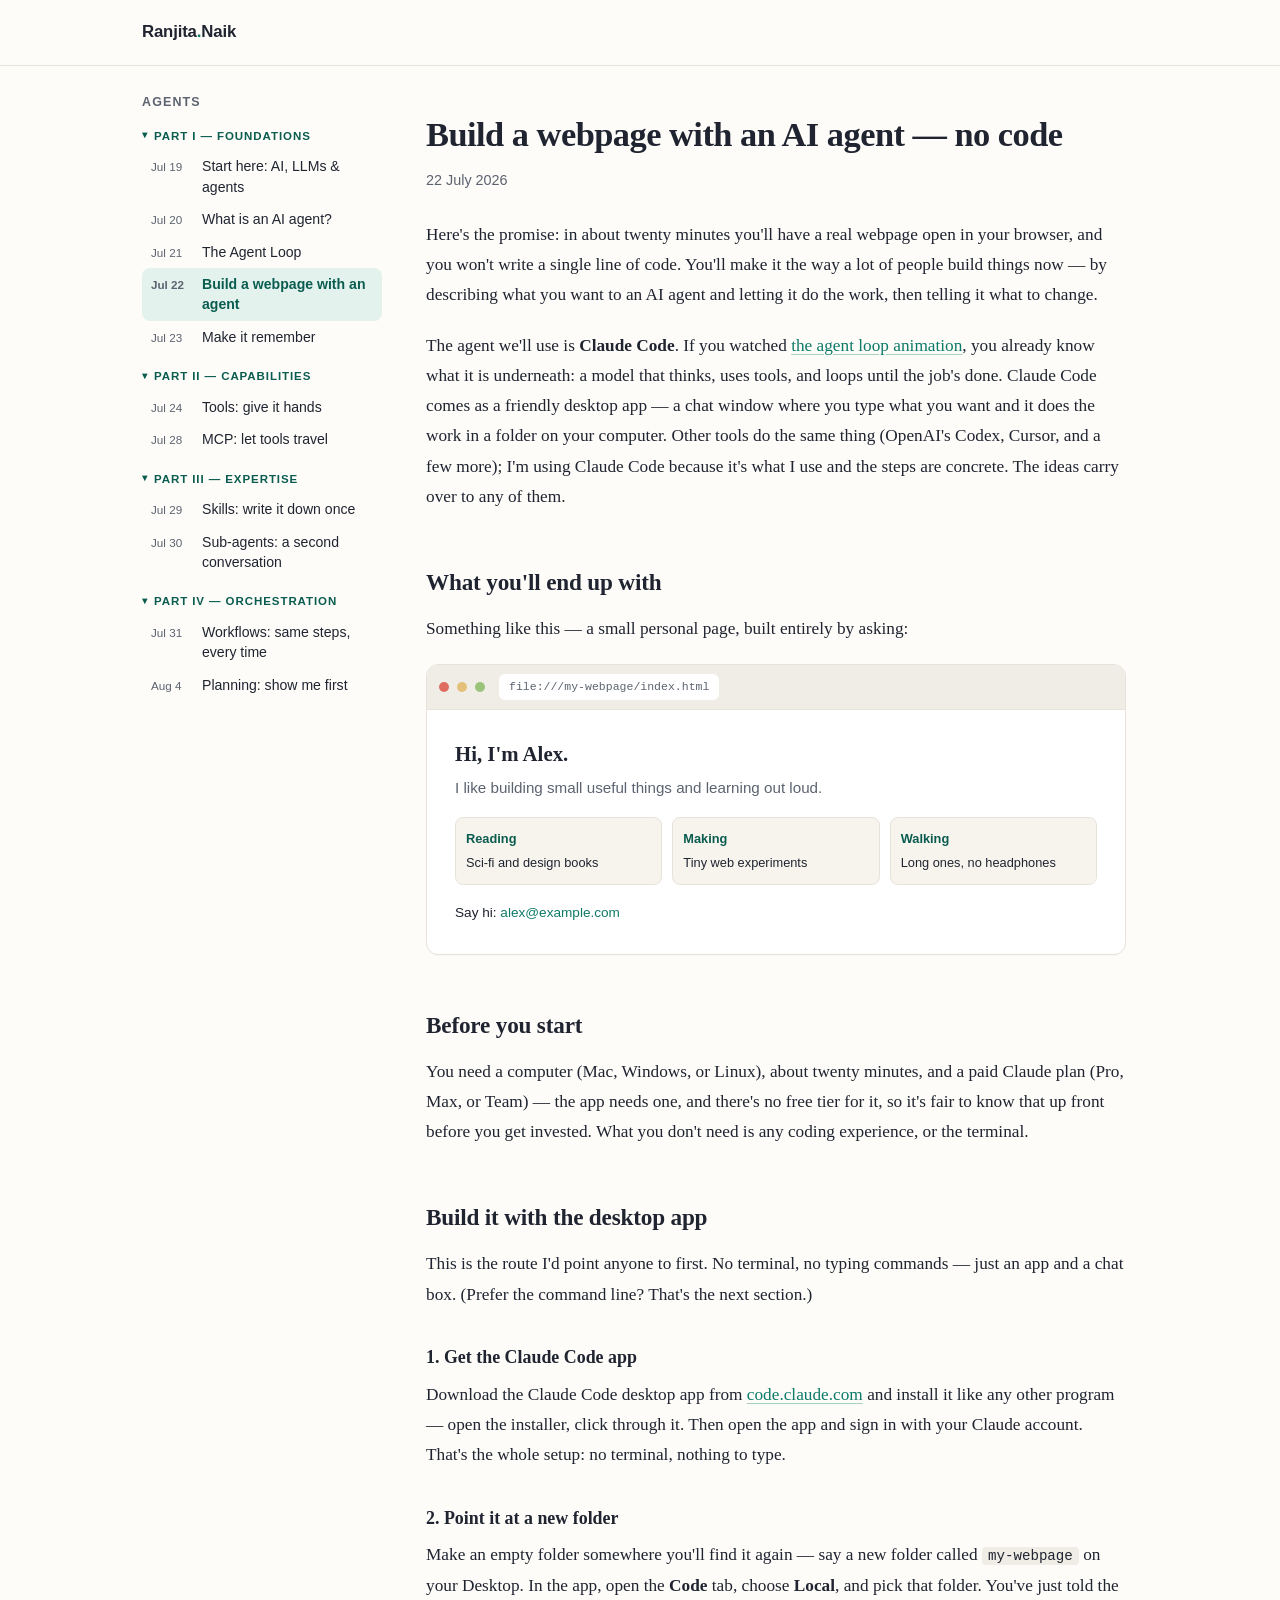
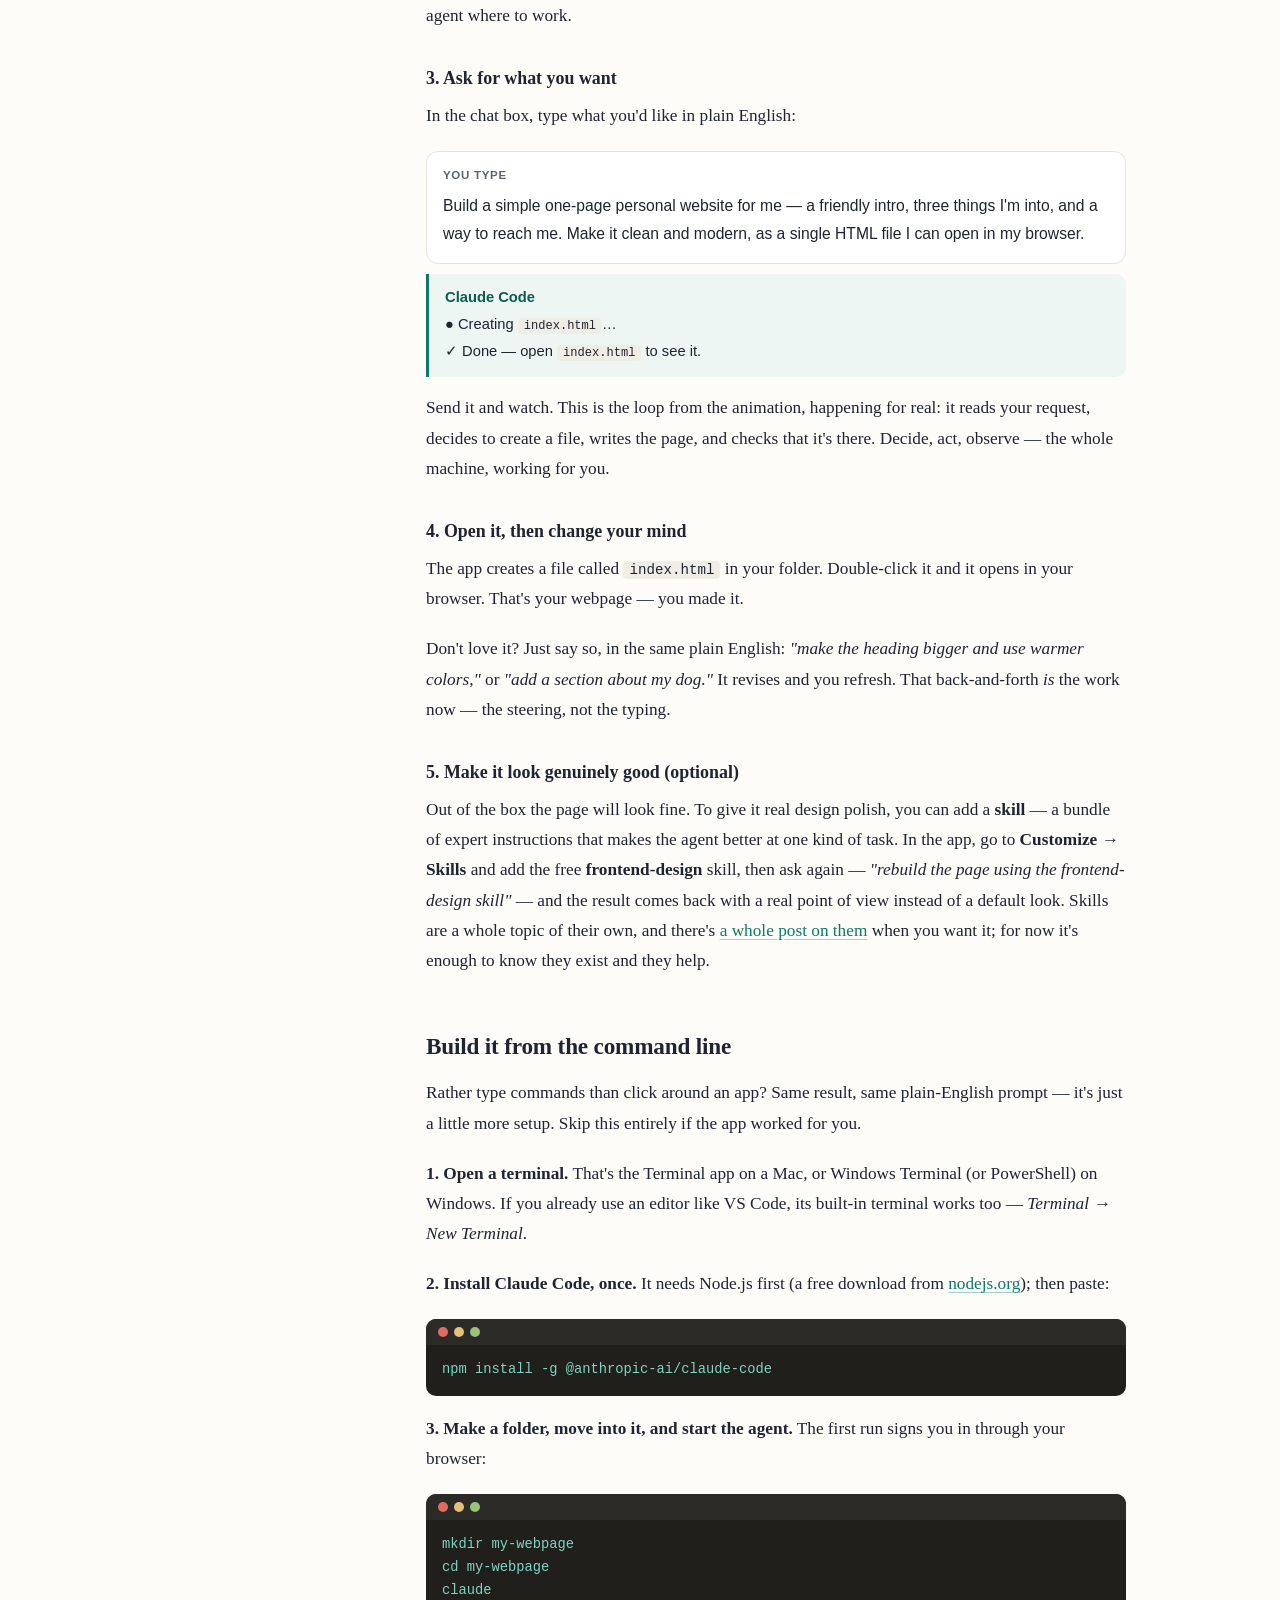
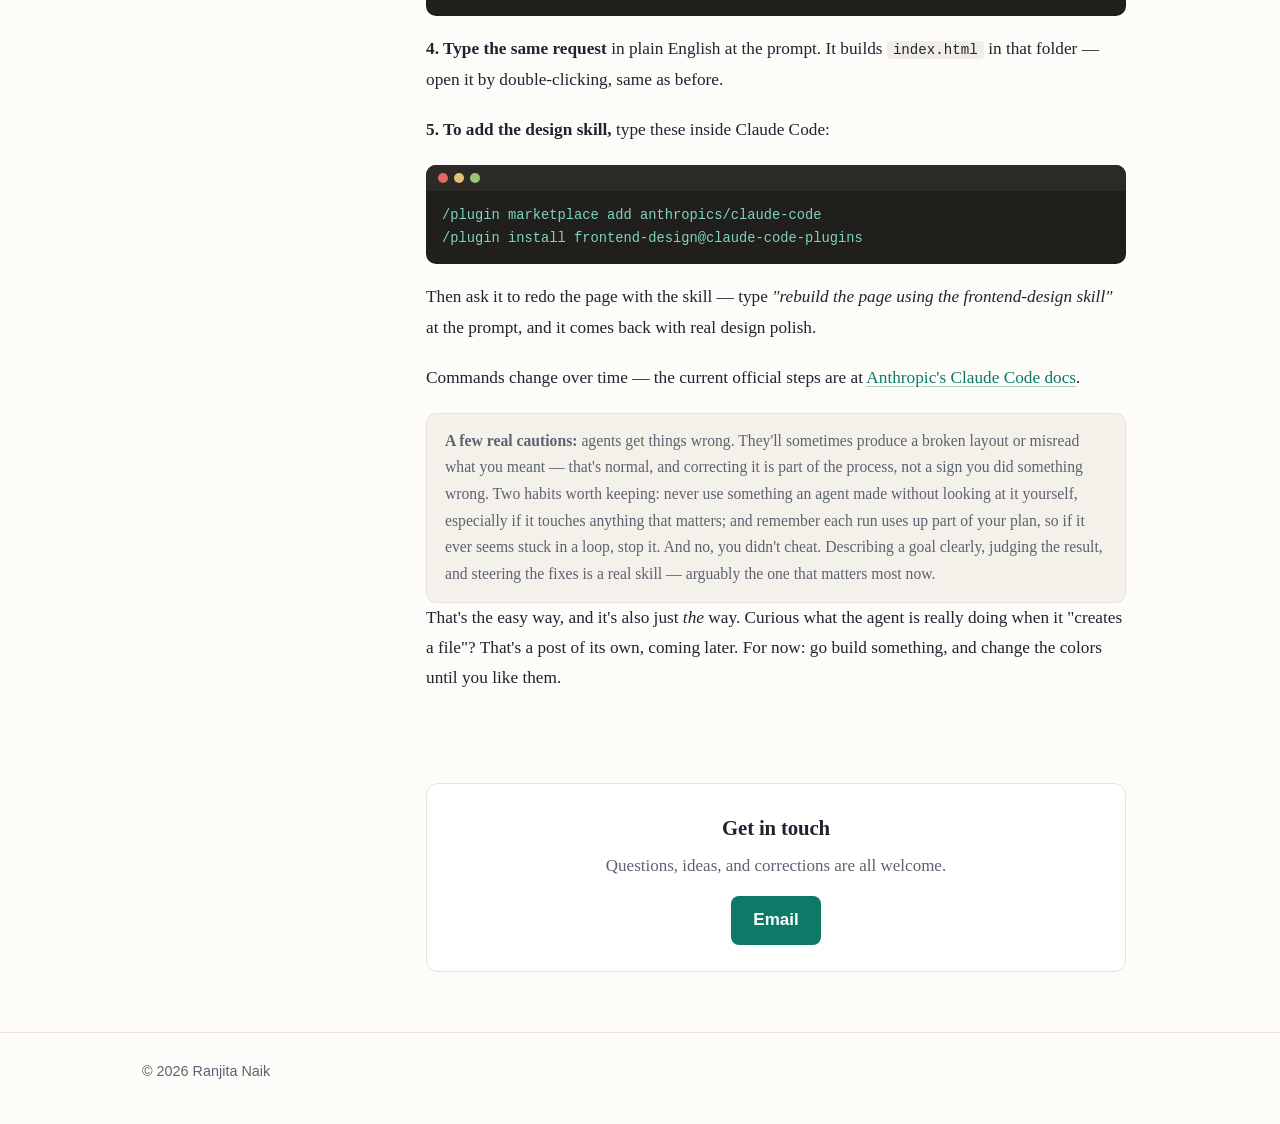
<file: learn/build-with-an-agent.html>
<!DOCTYPE html>
<html lang="en">
<head>
<meta charset="UTF-8">
<meta name="viewport" content="width=device-width, initial-scale=1.0">
<link rel="icon" href="data:image/svg+xml,%3Csvg xmlns=%27http://www.w3.org/2000/svg%27 viewBox=%270 0 64 64%27%3E%3Crect width=%2764%27 height=%2764%27 rx=%2714%27 fill=%27%230d7a68%27/%3E%3Ctext x=%2732%27 y=%2744%27 font-family=%27Georgia,serif%27 font-size=%2736%27 font-weight=%27bold%27 fill=%27%23fff%27 text-anchor=%27middle%27%3ER%3C/text%3E%3C/svg%3E">
<meta name="theme-color" content="#0d7a68">
<meta property="og:title" content="Build a webpage with an AI agent — no code — Ranjita Naik">
<meta property="og:description" content="In about 20 minutes, get a real webpage open in your browser without writing a line of code — by describing what you want to an AI agent.">
<meta property="og:type" content="article">
<meta property="og:url" content="https://ranjita-naik.github.io/learn/build-with-an-agent.html">
<meta property="og:site_name" content="Ranjita Naik">
<meta name="twitter:card" content="summary">
<link rel="alternate" type="application/rss+xml" title="Ranjita Naik — all writing" href="https://ranjita-naik.github.io/feed.xml">
<title>Build a webpage with an AI agent — no code — Ranjita Naik</title>
<meta name="description" content="In about 20 minutes, get a real webpage open in your browser without writing a line of code — by describing what you want to an AI agent.">
<style>
:root {
  --bg: #fdfcf9;
  --ink: #1f2430;
  --muted: #5c6370;
  --accent: #0d7a68;
  --accent-dark: #0a5c4f;
  --line: #e7e3da;
  --card: #ffffff;
  --serif: Charter, "Bitstream Charter", Cambria, Georgia, "Times New Roman", serif;
  --sans: -apple-system, BlinkMacSystemFont, "Segoe UI", Roboto, Helvetica, Arial, sans-serif;
  --mono: ui-monospace, "SF Mono", Menlo, Consolas, monospace;
}
* { box-sizing: border-box; }
html { scroll-behavior: smooth; }
::selection { background: #cdeae2; }
body {
  margin: 0;
  background: var(--bg);
  color: var(--ink);
  font: 17px/1.7 var(--sans);
  -webkit-font-smoothing: antialiased;
  text-rendering: optimizeLegibility;
}
.wrap { max-width: 700px; margin: 0 auto; padding: 0 22px; }
header.site {
  border-bottom: 1px solid var(--line);
  padding: 18px 0;
  background: var(--bg);
}
header.site .wrap { display: flex; align-items: baseline; justify-content: space-between; flex-wrap: wrap; gap: 8px; max-width: 1040px; }
.logo { font-weight: 700; font-size: 1.05rem; color: var(--ink); text-decoration: none; letter-spacing: -0.01em; }
.logo span { color: var(--accent); }
nav a { color: var(--muted); text-decoration: none; margin-left: 18px; font-size: 0.95rem; }
nav a:hover, nav a.active { color: var(--accent); }
h1, h2, h3 { font-family: var(--serif); font-weight: 700; }
h1 { font-size: 2.15rem; line-height: 1.22; letter-spacing: -0.015em; margin: 0 0 12px; }
h2 { font-size: 1.45rem; letter-spacing: -0.008em; margin: 2.2em 0 0.5em; }
h3 { font-size: 1.12rem; margin: 1.8em 0 0.4em; }
a { color: var(--accent); text-decoration-color: rgba(13, 122, 104, 0.35); text-underline-offset: 3px; }
a:hover { color: var(--accent-dark); text-decoration-color: rgba(10, 92, 79, 0.7); }
:focus-visible { outline: 2px solid var(--accent); outline-offset: 2px; border-radius: 2px; }
.hero { padding: 56px 0 28px; }
.hero .kicker {
  color: var(--accent);
  font-weight: 600;
  font-size: 0.85rem;
  text-transform: uppercase;
  letter-spacing: 0.08em;
  margin-bottom: 10px;
}
.hero p.lead { font-family: var(--serif); font-size: 1.22rem; line-height: 1.6; color: var(--muted); margin: 0; }
.post-list { list-style: none; padding: 0; margin: 24px 0 60px; }
.post-list li {
  background: var(--card);
  border: 1px solid var(--line);
  border-radius: 10px;
  padding: 20px 22px;
  margin-bottom: 14px;
  transition: border-color 0.15s ease;
}
.post-list li:hover { border-color: #cfc9bc; }
.post-list .date { color: var(--muted); font-size: 0.85rem; }
.post-list a.title { font-family: var(--serif); font-weight: 700; font-size: 1.18rem; line-height: 1.35; text-decoration: none; display: block; margin: 2px 0 6px; }
.post-list p { font-family: var(--serif); margin: 0; color: var(--muted); font-size: 1rem; }
.tag {
  display: inline-block;
  font-size: 0.75rem;
  font-weight: 600;
  color: var(--accent-dark);
  background: #e4f2ee;
  border-radius: 20px;
  padding: 2px 10px;
  margin-bottom: 6px;
}
article { padding: 48px 0 30px; }
article .meta { color: var(--muted); font-size: 0.9rem; margin-bottom: 28px; }
article p, article blockquote, article ul, article ol {
  font-family: var(--serif);
  font-size: 1.08rem;
  line-height: 1.75;
}
article p { margin: 0 0 1.15em; }
article blockquote {
  margin: 1.4em 0;
  padding: 4px 20px;
  border-left: 3px solid var(--accent);
  color: var(--muted);
  font-style: italic;
  font-size: 1.14rem;
}
article code, code {
  font-family: var(--mono);
  background: #f0ede6;
  border-radius: 4px;
  padding: 1px 6px;
  font-size: 0.82em;
}
.note {
  font-family: var(--serif);
  background: #f4f1ea;
  border: 1px solid var(--line);
  border-radius: 10px;
  padding: 14px 18px;
  font-size: 0.98rem;
  color: var(--muted);
}
.signup {
  background: var(--card);
  border: 1px solid var(--line);
  border-radius: 12px;
  padding: 26px;
  margin: 40px 0 60px;
  text-align: center;
}
.signup h2 { margin: 0 0 6px; font-size: 1.3rem; }
.signup p { font-family: var(--serif); color: var(--muted); margin: 0 0 16px; }
.signup .btn {
  display: inline-block;
  font-family: var(--sans);
  background: var(--accent);
  color: #fff;
  text-decoration: none;
  font-weight: 600;
  border-radius: 8px;
  padding: 10px 22px;
}
.signup .btn:hover { background: var(--accent-dark); }
footer.site {
  border-top: 1px solid var(--line);
  padding: 26px 0 40px;
  color: var(--muted);
  font-size: 0.9rem;
}
footer.site a { color: var(--muted); }
footer.site .wrap { max-width: 1040px; }
@media (max-width: 520px) {
  h1 { font-size: 1.7rem; }
  .hero { padding: 36px 0 20px; }
  article p, article blockquote, article ul, article ol { font-size: 1.04rem; }
}
@media print {
  header.site nav, .signup, footer.site { display: none; }
  body { background: #fff; }
}

/* two-column layout with date-grouped post pane */
.layout { display: grid; grid-template-columns: 240px minmax(0, 1fr); gap: 44px; max-width: 1040px; margin: 0 auto; padding: 0 22px; }
.layout > main.content { max-width: 700px; min-width: 0; }
.layout > main.content.wide { max-width: none; }
.sidebar { position: sticky; top: 24px; align-self: start; padding: 26px 0; }
.sb-title { font-family: var(--sans); font-size: 0.78rem; font-weight: 700; text-transform: uppercase; letter-spacing: 0.09em; color: var(--muted); margin-bottom: 10px; }
.sb-month { font-family: var(--sans); font-size: 0.72rem; font-weight: 700; text-transform: uppercase; letter-spacing: 0.08em; color: var(--accent-dark); margin: 14px 0 4px; }
.sb-item { display: flex; gap: 9px; align-items: baseline; font-family: var(--sans); font-size: 0.88rem; line-height: 1.45; color: var(--ink); text-decoration: none; padding: 6px 9px; border-radius: 8px; }
.sb-item:hover { background: #f0ede6; color: var(--accent-dark); }
.sb-item.on { background: #e4f2ee; color: var(--accent-dark); font-weight: 600; }
.sb-d { flex: 0 0 42px; font-size: 0.73rem; color: var(--muted); }
.sb-links { font-family: var(--sans); font-size: 0.8rem; color: var(--muted); margin-top: 18px; padding-top: 14px; border-top: 1px solid var(--line); line-height: 2; }
.sb-links a { color: var(--muted); }
.sb-links a:hover { color: var(--accent-dark); }
@media (max-width: 880px) {
  .layout { grid-template-columns: 1fr; gap: 0; }
  .sidebar { position: static; order: 2; border-top: 1px solid var(--line); margin-top: 20px; }
}
@media print { .sidebar { display: none; } }

/* inline-code chips must NOT apply inside pre blocks */
pre code { background: transparent; padding: 0; border-radius: 0; font-size: inherit; color: inherit; }
/* readable selection inside dark code blocks */
pre ::selection, pre::selection { background: #0d7a68; color: #ffffff; }
/* collapsible month groups (pane + homepage) */
details.sb-group > summary, details.mgroup > summary {
  cursor: pointer; list-style: none; display: flex; align-items: center; gap: 6px;
  font-family: var(--sans); font-size: 0.72rem; font-weight: 700;
  text-transform: uppercase; letter-spacing: 0.08em; color: var(--accent-dark); margin: 14px 0 4px;
}
details.sb-group > summary::-webkit-details-marker, details.mgroup > summary::-webkit-details-marker { display: none; }
details.sb-group > summary::before, details.mgroup > summary::before { content: "\25B8"; font-size: 0.85em; transition: transform 0.15s ease; }
details.sb-group[open] > summary::before, details.mgroup[open] > summary::before { transform: rotate(90deg); }
details.mgroup > summary { font-size: 0.78rem; margin: 20px 0 10px; }
</style>
<style>
.term { background: #201f1c; color: #e8e6df; border-radius: 10px; padding: 0; overflow: hidden; margin: 18px 0; font-family: var(--mono); font-size: 0.86rem; }
.term .bar { background: #2c2a26; padding: 8px 12px; display: flex; gap: 6px; }
.term .bar i { width: 10px; height: 10px; border-radius: 50%; display: inline-block; }
.term .body { padding: 14px 16px; line-height: 1.65; white-space: pre-wrap; word-break: break-word; }
.term .p { color: #7fd4c1; }        /* prompt / command */
.term .c { color: #8f9a8c; }        /* comment */
.term .o { color: #cfcabd; }        /* agent output */
.term .you { color: #e6c07b; }      /* your typed request */
.browser { border: 1px solid var(--line); border-radius: 12px; overflow: hidden; margin: 20px 0; background: #fff; box-shadow: 0 1px 0 rgba(0,0,0,0.02); }
.browser .chrome { background: #f0ede6; padding: 9px 12px; display: flex; align-items: center; gap: 8px; border-bottom: 1px solid var(--line); }
.browser .chrome i { width: 10px; height: 10px; border-radius: 50%; display: inline-block; }
.browser .addr { font-family: var(--mono); font-size: 0.72rem; color: var(--muted); background: #fff; border-radius: 6px; padding: 3px 10px; margin-left: 6px; }
.browser .page { padding: 26px 28px 30px; }
.browser .page .nm { font-family: var(--serif); font-weight: 700; font-size: 1.3rem; }
.browser .page .bio { color: var(--muted); font-size: 0.95rem; margin: 4px 0 16px; }
.browser .page .cards { display: grid; grid-template-columns: repeat(3, 1fr); gap: 10px; }
.browser .page .cards div { background: #f7f4ee; border: 1px solid var(--line); border-radius: 8px; padding: 10px; font-size: 0.8rem; color: var(--ink); }
.browser .page .cards div b { display: block; color: var(--accent-dark); margin-bottom: 2px; }
.browser .page .contact { margin-top: 16px; font-size: 0.85rem; }
.browser .page .contact a { color: var(--accent); }
.promptbox { border: 1px solid var(--line); border-radius: 12px; padding: 14px 16px; background: #fff; margin: 16px 0 10px; }
.promptbox .lbl { font-family: var(--sans); font-size: 0.72rem; font-weight: 700; text-transform: uppercase; letter-spacing: 0.06em; color: var(--muted); display: block; margin-bottom: 6px; }
.promptbox .txt { font-family: var(--sans); font-size: 0.98rem; line-height: 1.55; color: var(--ink); }
.agentwork { border-left: 3px solid var(--accent); background: #eef6f3; border-radius: 0 10px 10px 0; padding: 11px 16px; margin: 0 0 16px; font-family: var(--sans); font-size: 0.92rem; }
.agentwork b { color: var(--accent-dark); }
.agentwork div { margin: 2px 0; }
details.clite { border: 1px solid var(--line); border-radius: 10px; padding: 6px 18px; background: #faf9f6; margin: 22px 0; }
details.clite > summary { cursor: pointer; font-family: var(--sans); font-weight: 600; color: var(--accent-dark); padding: 8px 0; list-style: none; }
details.clite > summary::-webkit-details-marker { display: none; }
details.clite > summary::before { content: "\25B8 "; font-size: 0.85em; }
details.clite[open] > summary::before { content: "\25BE "; }
.callout { display: flex; gap: 10px; }
</style>
</head>
<body>
<header class="site">
  <div class="wrap">
    <a class="logo" href="../index.html">Ranjita<span>.</span>Naik</a>
  </div>
</header>

<div class="layout">
<aside class="sidebar" aria-label="Posts, grouped by curriculum part">
  <div class="sb-title">Agents</div>
  <details class="sb-group" open>
    <summary>Part I — Foundations</summary>
    <a class="sb-item" href="../posts/start-here-llms-and-agents.html"><span class="sb-d">Jul 19</span><span>Start here: AI, LLMs &amp; agents</span></a>
    <a class="sb-item" href="../posts/what-is-an-ai-agent.html"><span class="sb-d">Jul 20</span><span>What is an AI agent?</span></a>
    <a class="sb-item" href="../learn/agent-loop.html"><span class="sb-d">Jul 21</span><span>The Agent Loop</span></a>
    <a class="sb-item on" href="../learn/build-with-an-agent.html"><span class="sb-d">Jul 22</span><span>Build a webpage with an agent</span></a>
    <a class="sb-item" href="../learn/make-it-remember.html"><span class="sb-d">Jul 23</span><span>Make it remember</span></a>
  </details>
  <details class="sb-group" open>
    <summary>Part II — Capabilities</summary>
    <a class="sb-item" href="../learn/tools.html"><span class="sb-d">Jul 24</span><span>Tools: give it hands</span></a>
    <a class="sb-item" href="../learn/mcp.html"><span class="sb-d">Jul 28</span><span>MCP: let tools travel</span></a>
  </details>
  <details class="sb-group" open>
    <summary>Part III — Expertise</summary>
    <a class="sb-item" href="../learn/skills.html"><span class="sb-d">Jul 29</span><span>Skills: write it down once</span></a>
    <a class="sb-item" href="../learn/sub-agents.html"><span class="sb-d">Jul 30</span><span>Sub-agents: a second conversation</span></a>
  </details>
  <details class="sb-group" open>
    <summary>Part IV — Orchestration</summary>
    <a class="sb-item" href="../learn/workflows.html"><span class="sb-d">Jul 31</span><span>Workflows: same steps, every time</span></a>
    <a class="sb-item" href="../learn/planning.html"><span class="sb-d">Aug 4</span><span>Planning: show me first</span></a>
  </details>
</aside>
<main class="content">
  <article>
    <h1>Build a webpage with an AI agent — no code</h1>
    <div class="meta">22 July 2026</div>

    <p>Here's the promise: in about twenty minutes you'll have a real webpage open in your browser, and you won't write a single line of code. You'll make it the way a lot of people build things now — by describing what you want to an AI agent and letting it do the work, then telling it what to change.</p>

    <p>The agent we'll use is <strong>Claude Code</strong>. If you watched <a href="agent-loop.html">the agent loop animation</a>, you already know what it is underneath: a model that thinks, uses tools, and loops until the job's done. Claude Code comes as a friendly desktop app — a chat window where you type what you want and it does the work in a folder on your computer. Other tools do the same thing (OpenAI's Codex, Cursor, and a few more); I'm using Claude Code because it's what I use and the steps are concrete. The ideas carry over to any of them.</p>

    <h2>What you'll end up with</h2>
    <p>Something like this — a small personal page, built entirely by asking:</p>
    <div class="browser" role="img" aria-label="Preview of a simple personal webpage with a name, a short bio, three interest cards, and a contact line">
      <div class="chrome"><i style="background:#e06c60"></i><i style="background:#e5c07b"></i><i style="background:#98c379"></i><span class="addr">file:///my-webpage/index.html</span></div>
      <div class="page">
        <div class="nm">Hi, I'm Alex.</div>
        <div class="bio">I like building small useful things and learning out loud.</div>
        <div class="cards">
          <div><b>Reading</b>Sci-fi and design books</div>
          <div><b>Making</b>Tiny web experiments</div>
          <div><b>Walking</b>Long ones, no headphones</div>
        </div>
        <div class="contact">Say hi: <span style="color:var(--accent)">alex@example.com</span></div>
      </div>
    </div>

    <h2>Before you start</h2>
    <p>You need a computer (Mac, Windows, or Linux), about twenty minutes, and a paid Claude plan (Pro, Max, or Team) — the app needs one, and there's no free tier for it, so it's fair to know that up front before you get invested. What you don't need is any coding experience, or the terminal.</p>

    <h2>Build it with the desktop app</h2>
    <p>This is the route I'd point anyone to first. No terminal, no typing commands — just an app and a chat box. (Prefer the command line? That's the next section.)</p>

    <h3>1. Get the Claude Code app</h3>
    <p>Download the Claude Code desktop app from <a href="https://code.claude.com/docs">code.claude.com</a> and install it like any other program — open the installer, click through it. Then open the app and sign in with your Claude account. That's the whole setup: no terminal, nothing to type.</p>

    <h3>2. Point it at a new folder</h3>
    <p>Make an empty folder somewhere you'll find it again — say a new folder called <code>my-webpage</code> on your Desktop. In the app, open the <strong>Code</strong> tab, choose <strong>Local</strong>, and pick that folder. You've just told the agent where to work.</p>

    <h3>3. Ask for what you want</h3>
    <p>In the chat box, type what you'd like in plain English:</p>
    <div class="promptbox"><span class="lbl">You type</span><span class="txt">Build a simple one-page personal website for me — a friendly intro, three things I'm into, and a way to reach me. Make it clean and modern, as a single HTML file I can open in my browser.</span></div>
    <div class="agentwork"><b>Claude Code</b><div>● Creating <code>index.html</code>…</div><div>✓ Done — open <code>index.html</code> to see it.</div></div>
    <p>Send it and watch. This is the loop from the animation, happening for real: it reads your request, decides to create a file, writes the page, and checks that it's there. Decide, act, observe — the whole machine, working for you.</p>

    <h3>4. Open it, then change your mind</h3>
    <p>The app creates a file called <code>index.html</code> in your folder. Double-click it and it opens in your browser. That's your webpage — you made it.</p>
    <p>Don't love it? Just say so, in the same plain English: <em>"make the heading bigger and use warmer colors,"</em> or <em>"add a section about my dog."</em> It revises and you refresh. That back-and-forth <em>is</em> the work now — the steering, not the typing.</p>

    <h3>5. Make it look genuinely good (optional)</h3>
    <p>Out of the box the page will look fine. To give it real design polish, you can add a <strong>skill</strong> — a bundle of expert instructions that makes the agent better at one kind of task. In the app, go to <strong>Customize &rarr; Skills</strong> and add the free <strong>frontend-design</strong> skill, then ask again — <em>"rebuild the page using the frontend-design skill"</em> — and the result comes back with a real point of view instead of a default look. Skills are a whole topic of their own, and there's <a href="skills.html">a whole post on them</a> when you want it; for now it's enough to know they exist and they help.</p>

    <h2>Build it from the command line</h2>
    <p>Rather type commands than click around an app? Same result, same plain-English prompt — it's just a little more setup. Skip this entirely if the app worked for you.</p>
    <p><strong>1. Open a terminal.</strong> That's the Terminal app on a Mac, or Windows Terminal (or PowerShell) on Windows. If you already use an editor like VS Code, its built-in terminal works too — <em>Terminal → New Terminal</em>.</p>
    <p><strong>2. Install Claude Code, once.</strong> It needs Node.js first (a free download from <a href="https://nodejs.org">nodejs.org</a>); then paste:</p>
    <div class="term"><div class="bar"><i style="background:#e06c60"></i><i style="background:#e5c07b"></i><i style="background:#98c379"></i></div><div class="body"><span class="p">npm install -g @anthropic-ai/claude-code</span></div></div>
    <p><strong>3. Make a folder, move into it, and start the agent.</strong> The first run signs you in through your browser:</p>
    <div class="term"><div class="bar"><i style="background:#e06c60"></i><i style="background:#e5c07b"></i><i style="background:#98c379"></i></div><div class="body"><span class="p">mkdir my-webpage</span>
<span class="p">cd my-webpage</span>
<span class="p">claude</span></div></div>
    <p><strong>4. Type the same request</strong> in plain English at the prompt. It builds <code>index.html</code> in that folder — open it by double-clicking, same as before.</p>
    <p><strong>5. To add the design skill,</strong> type these inside Claude Code:</p>
    <div class="term"><div class="bar"><i style="background:#e06c60"></i><i style="background:#e5c07b"></i><i style="background:#98c379"></i></div><div class="body"><span class="p">/plugin marketplace add anthropics/claude-code</span>
<span class="p">/plugin install frontend-design@claude-code-plugins</span></div></div>
    <p>Then ask it to redo the page with the skill — type <em>"rebuild the page using the frontend-design skill"</em> at the prompt, and it comes back with real design polish.</p>
    <p>Commands change over time — the current official steps are at <a href="https://docs.claude.com/en/docs/claude-code">Anthropic's Claude Code docs</a>.</p>

    <div class="note"><strong>A few real cautions:</strong> agents get things wrong. They'll sometimes produce a broken layout or misread what you meant — that's normal, and correcting it is part of the process, not a sign you did something wrong. Two habits worth keeping: never use something an agent made without looking at it yourself, especially if it touches anything that matters; and remember each run uses up part of your plan, so if it ever seems stuck in a loop, stop it. And no, you didn't cheat. Describing a goal clearly, judging the result, and steering the fixes is a real skill — arguably the one that matters most now.</div>

    <p>That's the easy way, and it's also just <em>the</em> way. Curious what the agent is really doing when it "creates a file"? That's a post of its own, coming later. For now: go build something, and change the colors until you like them.</p>
  </article>

  <section class="signup">
    <h2>Get in touch</h2>
    <p>Questions, ideas, and corrections are all welcome.</p>
    <a class="btn" href="mailto:ranjitawrites@gmail.com">Email</a>
  </section>
</main>
</div>

<footer class="site">
  <div class="wrap">
    © 2026 Ranjita Naik
  </div>
</footer>

<!-- Analytics: GoatCounter — privacy-friendly, cookie-free -->
<script data-goatcounter="https://ranjita-naik.goatcounter.com/count" async src="//gc.zgo.at/count.js"></script>
</body>
</html>
</file>
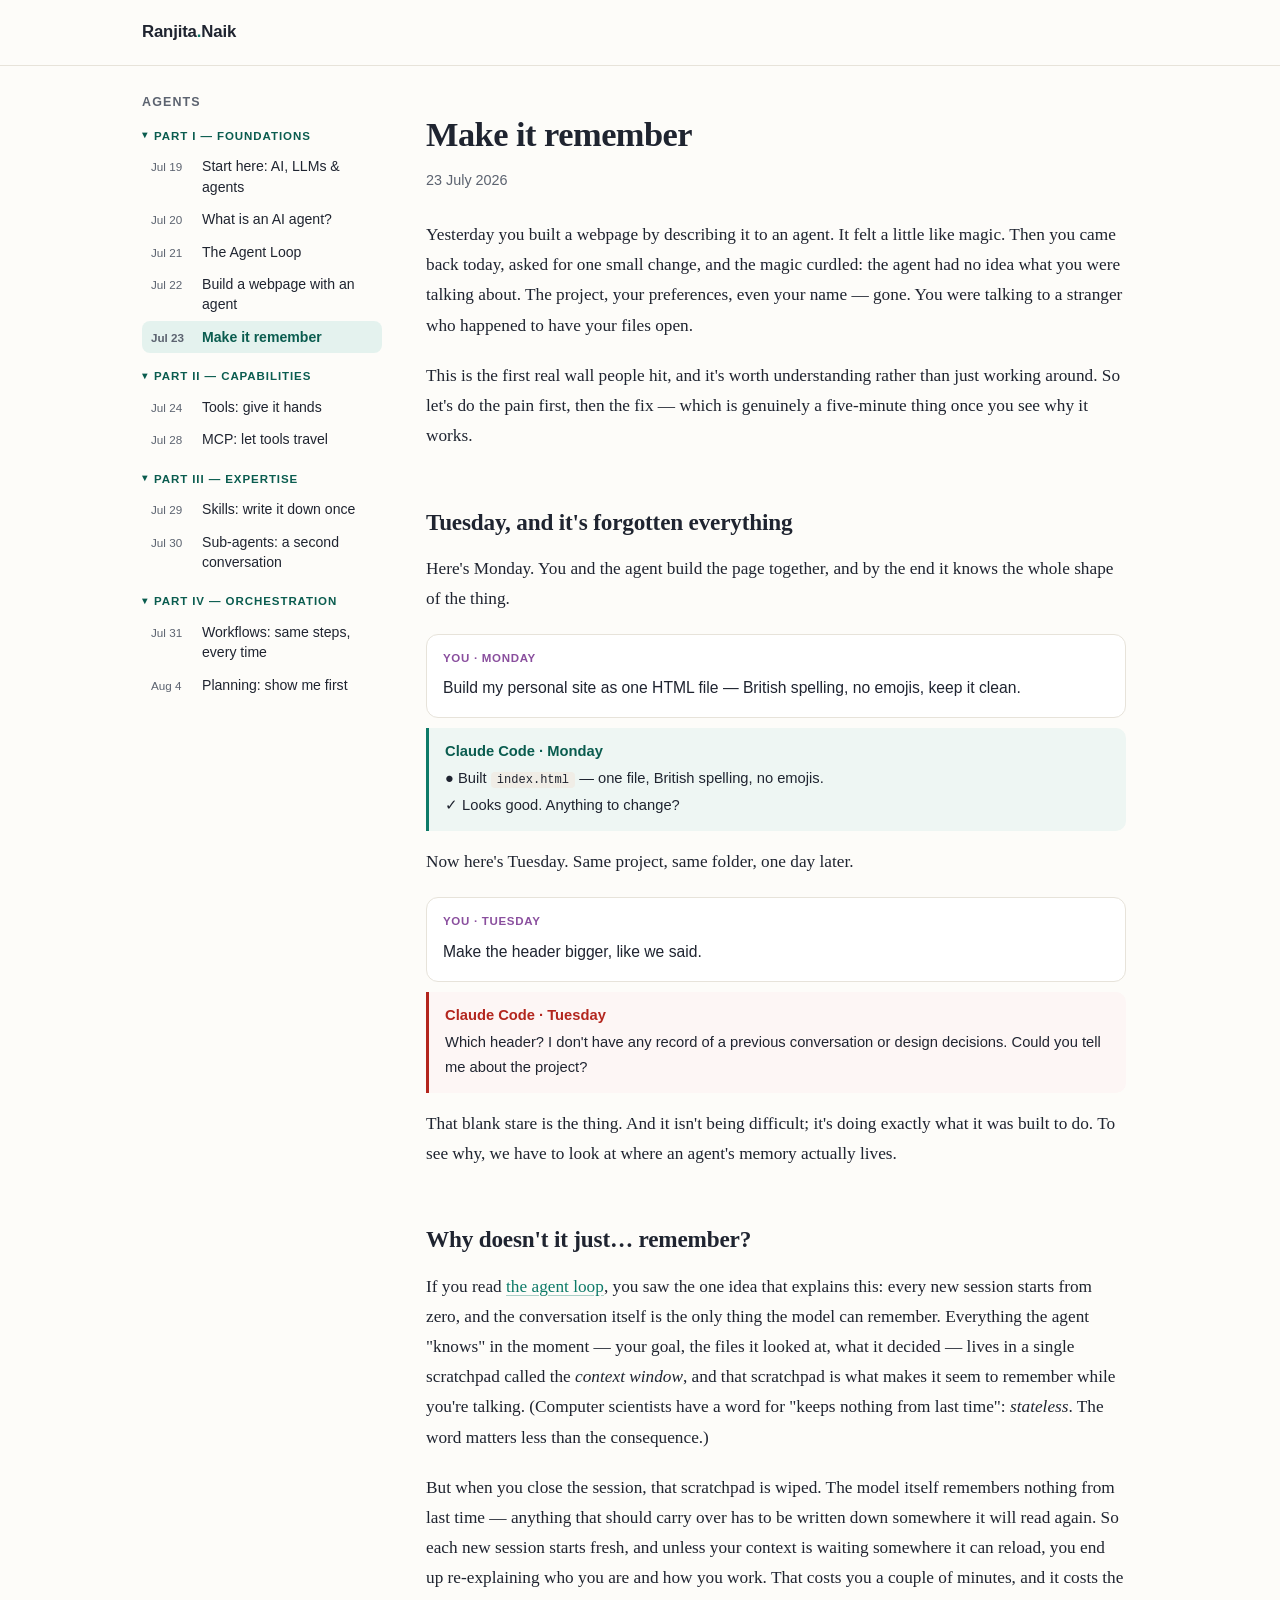
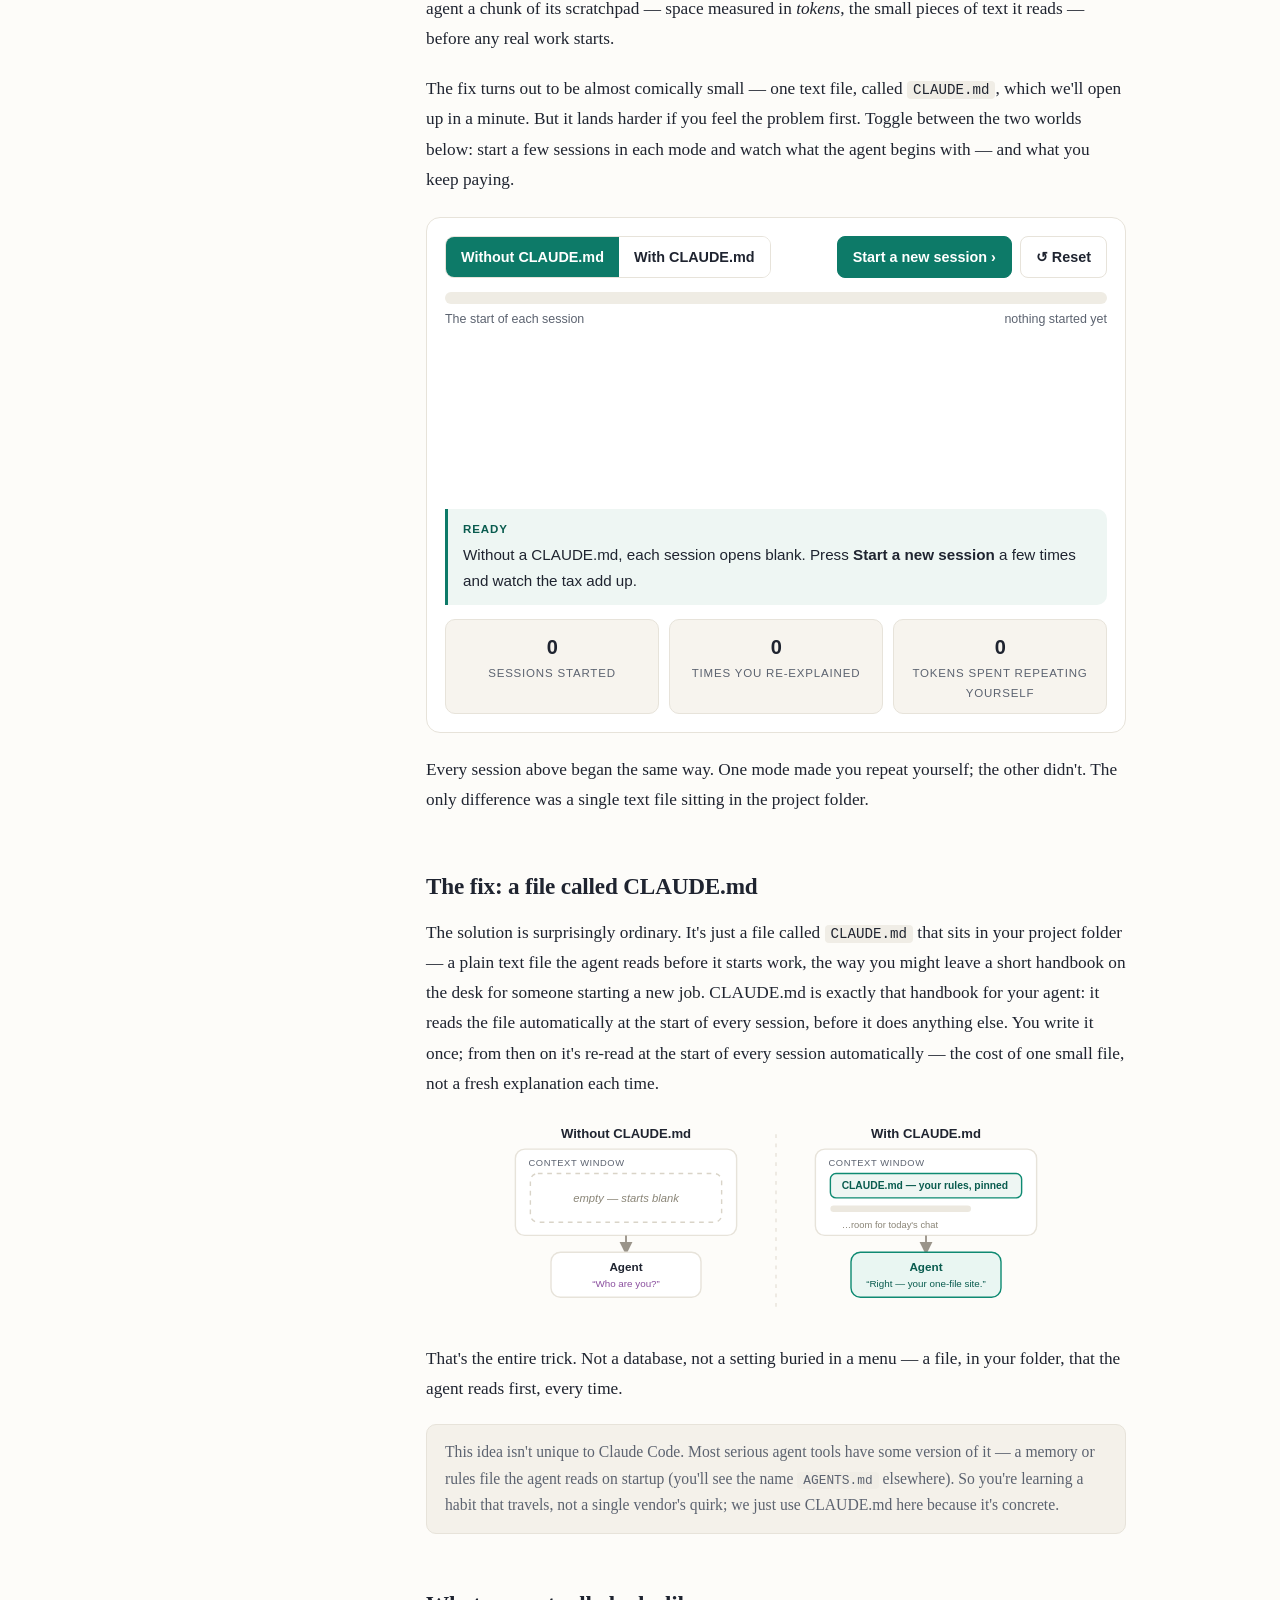
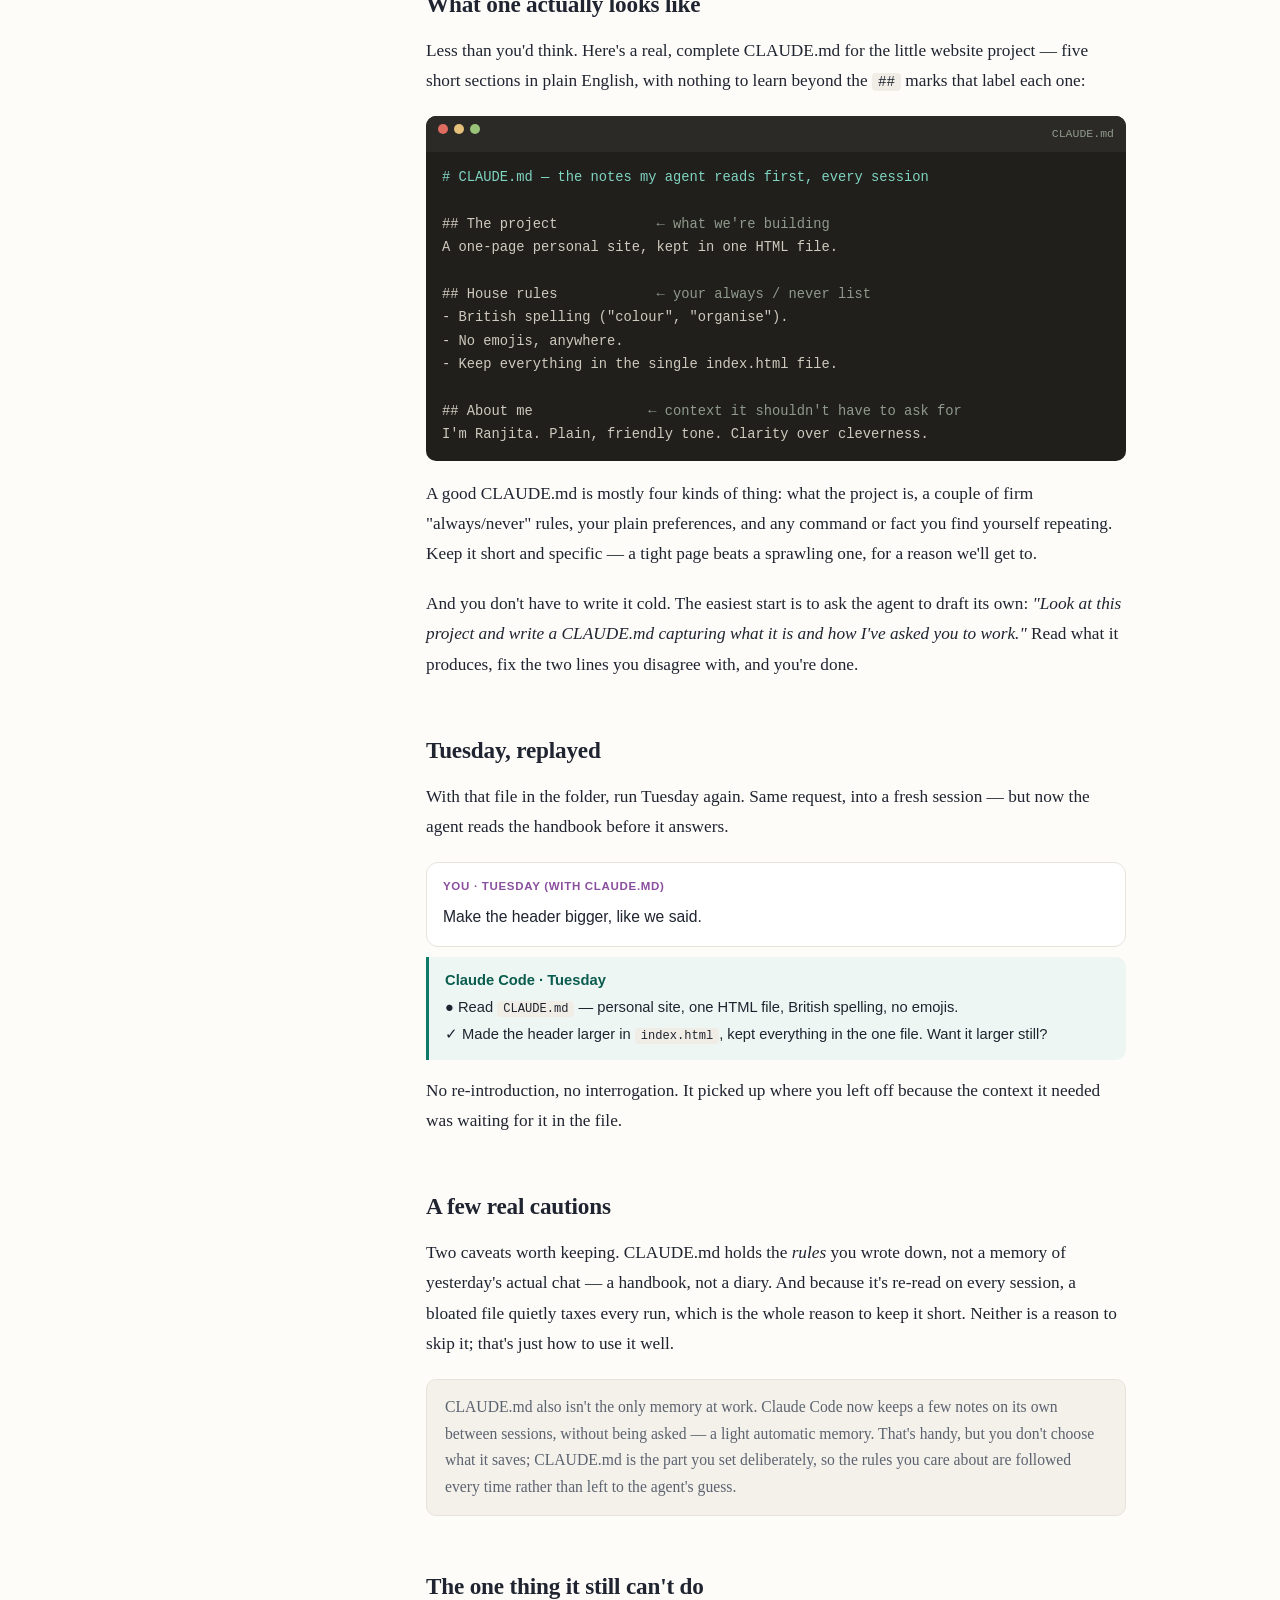
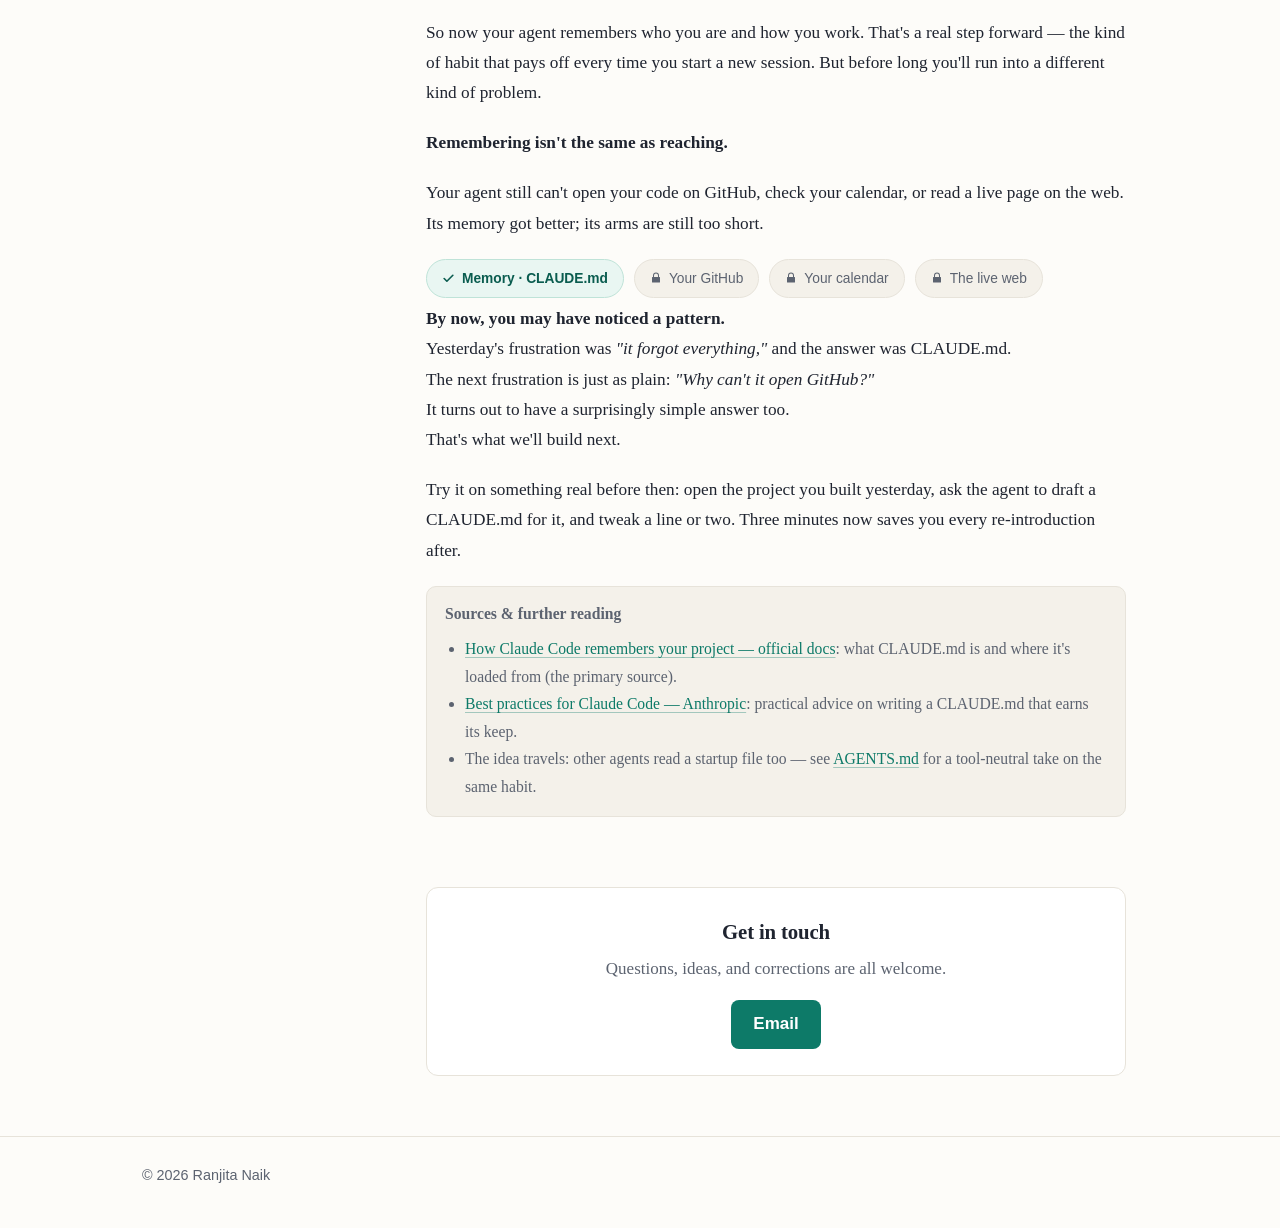
<file: learn/make-it-remember.html>
<!DOCTYPE html>
<html lang="en">
<head>
<meta charset="UTF-8">
<meta name="viewport" content="width=device-width, initial-scale=1.0">
<link rel="icon" href="data:image/svg+xml,%3Csvg xmlns=%27http://www.w3.org/2000/svg%27 viewBox=%270 0 64 64%27%3E%3Crect width=%2764%27 height=%2764%27 rx=%2714%27 fill=%27%230d7a68%27/%3E%3Ctext x=%2732%27 y=%2744%27 font-family=%27Georgia,serif%27 font-size=%2736%27 font-weight=%27bold%27 fill=%27%23fff%27 text-anchor=%27middle%27%3ER%3C/text%3E%3C/svg%3E">
<meta name="theme-color" content="#0d7a68">
<meta property="og:title" content="Make it remember — give your AI agent a memory — Ranjita Naik">
<meta property="og:description" content="Your AI agent starts every session with a blank memory, so you keep re-explaining yourself. A small file called CLAUDE.md fixes it — here's how, from first principles.">
<meta property="og:type" content="article">
<meta property="og:url" content="https://ranjita-naik.github.io/learn/make-it-remember.html">
<meta property="og:site_name" content="Ranjita Naik">
<meta name="twitter:card" content="summary">
<link rel="alternate" type="application/rss+xml" title="Ranjita Naik — all writing" href="https://ranjita-naik.github.io/feed.xml">
<title>Make it remember — give your AI agent a memory — Ranjita Naik</title>
<meta name="description" content="Your AI agent starts every session with a blank memory, so you keep re-explaining yourself. A small file called CLAUDE.md fixes it — here's how, from first principles.">
<style>
:root {
  --bg: #fdfcf9;
  --ink: #1f2430;
  --muted: #5c6370;
  --accent: #0d7a68;
  --accent-dark: #0a5c4f;
  --line: #e7e3da;
  --card: #ffffff;
  --serif: Charter, "Bitstream Charter", Cambria, Georgia, "Times New Roman", serif;
  --sans: -apple-system, BlinkMacSystemFont, "Segoe UI", Roboto, Helvetica, Arial, sans-serif;
  --mono: ui-monospace, "SF Mono", Menlo, Consolas, monospace;
}
* { box-sizing: border-box; }
html { scroll-behavior: smooth; }
::selection { background: #cdeae2; }
body {
  margin: 0;
  background: var(--bg);
  color: var(--ink);
  font: 17px/1.7 var(--sans);
  -webkit-font-smoothing: antialiased;
  text-rendering: optimizeLegibility;
}
.wrap { max-width: 700px; margin: 0 auto; padding: 0 22px; }
header.site {
  border-bottom: 1px solid var(--line);
  padding: 18px 0;
  background: var(--bg);
}
header.site .wrap { display: flex; align-items: baseline; justify-content: space-between; flex-wrap: wrap; gap: 8px; max-width: 1040px; }
.logo { font-weight: 700; font-size: 1.05rem; color: var(--ink); text-decoration: none; letter-spacing: -0.01em; }
.logo span { color: var(--accent); }
nav a { color: var(--muted); text-decoration: none; margin-left: 18px; font-size: 0.95rem; }
nav a:hover, nav a.active { color: var(--accent); }
h1, h2, h3 { font-family: var(--serif); font-weight: 700; }
h1 { font-size: 2.15rem; line-height: 1.22; letter-spacing: -0.015em; margin: 0 0 12px; }
h2 { font-size: 1.45rem; letter-spacing: -0.008em; margin: 2.2em 0 0.5em; }
h3 { font-size: 1.12rem; margin: 1.8em 0 0.4em; }
a { color: var(--accent); text-decoration-color: rgba(13, 122, 104, 0.35); text-underline-offset: 3px; }
a:hover { color: var(--accent-dark); text-decoration-color: rgba(10, 92, 79, 0.7); }
:focus-visible { outline: 2px solid var(--accent); outline-offset: 2px; border-radius: 2px; }
.hero { padding: 56px 0 28px; }
.hero .kicker {
  color: var(--accent);
  font-weight: 600;
  font-size: 0.85rem;
  text-transform: uppercase;
  letter-spacing: 0.08em;
  margin-bottom: 10px;
}
.hero p.lead { font-family: var(--serif); font-size: 1.22rem; line-height: 1.6; color: var(--muted); margin: 0; }
.post-list { list-style: none; padding: 0; margin: 24px 0 60px; }
.post-list li {
  background: var(--card);
  border: 1px solid var(--line);
  border-radius: 10px;
  padding: 20px 22px;
  margin-bottom: 14px;
  transition: border-color 0.15s ease;
}
.post-list li:hover { border-color: #cfc9bc; }
.post-list .date { color: var(--muted); font-size: 0.85rem; }
.post-list a.title { font-family: var(--serif); font-weight: 700; font-size: 1.18rem; line-height: 1.35; text-decoration: none; display: block; margin: 2px 0 6px; }
.post-list p { font-family: var(--serif); margin: 0; color: var(--muted); font-size: 1rem; }
.tag {
  display: inline-block;
  font-size: 0.75rem;
  font-weight: 600;
  color: var(--accent-dark);
  background: #e4f2ee;
  border-radius: 20px;
  padding: 2px 10px;
  margin-bottom: 6px;
}
article { padding: 48px 0 30px; }
article .meta { color: var(--muted); font-size: 0.9rem; margin-bottom: 28px; }
article p, article blockquote, article ul, article ol {
  font-family: var(--serif);
  font-size: 1.08rem;
  line-height: 1.75;
}
article p { margin: 0 0 1.15em; }
article blockquote {
  margin: 1.4em 0;
  padding: 4px 20px;
  border-left: 3px solid var(--accent);
  color: var(--muted);
  font-style: italic;
  font-size: 1.14rem;
}
article code, code {
  font-family: var(--mono);
  background: #f0ede6;
  border-radius: 4px;
  padding: 1px 6px;
  font-size: 0.82em;
}
.note {
  font-family: var(--serif);
  background: #f4f1ea;
  border: 1px solid var(--line);
  border-radius: 10px;
  padding: 14px 18px;
  font-size: 0.98rem;
  color: var(--muted);
}
.signup {
  background: var(--card);
  border: 1px solid var(--line);
  border-radius: 12px;
  padding: 26px;
  margin: 40px 0 60px;
  text-align: center;
}
.signup h2 { margin: 0 0 6px; font-size: 1.3rem; }
.signup p { font-family: var(--serif); color: var(--muted); margin: 0 0 16px; }
.signup .btn {
  display: inline-block;
  font-family: var(--sans);
  background: var(--accent);
  color: #fff;
  text-decoration: none;
  font-weight: 600;
  border-radius: 8px;
  padding: 10px 22px;
}
.signup .btn:hover { background: var(--accent-dark); }
footer.site {
  border-top: 1px solid var(--line);
  padding: 26px 0 40px;
  color: var(--muted);
  font-size: 0.9rem;
}
footer.site a { color: var(--muted); }
footer.site .wrap { max-width: 1040px; }
@media (max-width: 520px) {
  h1 { font-size: 1.7rem; }
  .hero { padding: 36px 0 20px; }
  article p, article blockquote, article ul, article ol { font-size: 1.04rem; }
}
@media print {
  header.site nav, .signup, footer.site { display: none; }
  body { background: #fff; }
}

/* two-column layout with date-grouped post pane */
.layout { display: grid; grid-template-columns: 240px minmax(0, 1fr); gap: 44px; max-width: 1040px; margin: 0 auto; padding: 0 22px; }
.layout > main.content { max-width: 700px; min-width: 0; }
.layout > main.content.wide { max-width: none; }
.sidebar { position: sticky; top: 24px; align-self: start; padding: 26px 0; }
.sb-title { font-family: var(--sans); font-size: 0.78rem; font-weight: 700; text-transform: uppercase; letter-spacing: 0.09em; color: var(--muted); margin-bottom: 10px; }
.sb-month { font-family: var(--sans); font-size: 0.72rem; font-weight: 700; text-transform: uppercase; letter-spacing: 0.08em; color: var(--accent-dark); margin: 14px 0 4px; }
.sb-item { display: flex; gap: 9px; align-items: baseline; font-family: var(--sans); font-size: 0.88rem; line-height: 1.45; color: var(--ink); text-decoration: none; padding: 6px 9px; border-radius: 8px; }
.sb-item:hover { background: #f0ede6; color: var(--accent-dark); }
.sb-item.on { background: #e4f2ee; color: var(--accent-dark); font-weight: 600; }
.sb-d { flex: 0 0 42px; font-size: 0.73rem; color: var(--muted); }
.sb-links { font-family: var(--sans); font-size: 0.8rem; color: var(--muted); margin-top: 18px; padding-top: 14px; border-top: 1px solid var(--line); line-height: 2; }
.sb-links a { color: var(--muted); }
.sb-links a:hover { color: var(--accent-dark); }
@media (max-width: 880px) {
  .layout { grid-template-columns: 1fr; gap: 0; }
  .sidebar { position: static; order: 2; border-top: 1px solid var(--line); margin-top: 20px; }
}
@media print { .sidebar { display: none; } }

/* inline-code chips must NOT apply inside pre blocks */
pre code { background: transparent; padding: 0; border-radius: 0; font-size: inherit; color: inherit; }
/* readable selection inside dark code blocks */
pre ::selection, pre::selection { background: #0d7a68; color: #ffffff; }
/* collapsible month groups (pane + homepage) */
details.sb-group > summary, details.mgroup > summary {
  cursor: pointer; list-style: none; display: flex; align-items: center; gap: 6px;
  font-family: var(--sans); font-size: 0.72rem; font-weight: 700;
  text-transform: uppercase; letter-spacing: 0.08em; color: var(--accent-dark); margin: 14px 0 4px;
}
details.sb-group > summary::-webkit-details-marker, details.mgroup > summary::-webkit-details-marker { display: none; }
details.sb-group > summary::before, details.mgroup > summary::before { content: "\25B8"; font-size: 0.85em; transition: transform 0.15s ease; }
details.sb-group[open] > summary::before, details.mgroup[open] > summary::before { transform: rotate(90deg); }
details.mgroup > summary { font-size: 0.78rem; margin: 20px 0 10px; }
</style>
<style>
/* ---- reused post components ---- */
.term { background: #201f1c; color: #e8e6df; border-radius: 10px; padding: 0; overflow: hidden; margin: 18px 0; font-family: var(--mono); font-size: 0.86rem; }
.term .bar { background: #2c2a26; padding: 8px 12px; display: flex; gap: 6px; }
.term .bar i { width: 10px; height: 10px; border-radius: 50%; display: inline-block; }
.term .cap { font-family: var(--mono); font-size: 0.72rem; color: #8f9a8c; margin-left: auto; }
.term .body { padding: 14px 16px; line-height: 1.7; white-space: pre-wrap; word-break: break-word; }
.term .p { color: #7fd4c1; }        /* file heading */
.term .c { color: #8f9a8c; }        /* comment / annotation */
.term .o { color: #cfcabd; }        /* file content */
.promptbox { border: 1px solid var(--line); border-radius: 12px; padding: 14px 16px; background: #fff; margin: 16px 0 10px; }
.promptbox .lbl { font-family: var(--sans); font-size: 0.72rem; font-weight: 700; text-transform: uppercase; letter-spacing: 0.06em; color: #8a4f9e; display: block; margin-bottom: 6px; }
.promptbox .txt { font-family: var(--sans); font-size: 0.98rem; line-height: 1.55; color: var(--ink); }
.agentwork { border-left: 3px solid var(--accent); background: #eef6f3; border-radius: 0 10px 10px 0; padding: 11px 16px; margin: 0 0 16px; font-family: var(--sans); font-size: 0.92rem; }
.agentwork b { color: var(--accent-dark); }
.agentwork div { margin: 2px 0; }
.agentwork.blank { border-left-color: #b3261e; background: #fdf6f5; }
.agentwork.blank b { color: #b3261e; }

/* ---- signature interactive ---- */
.sim { background: var(--card); border: 1px solid var(--line); border-radius: 14px; padding: 18px; margin: 22px 0; }
.modebar { display: flex; flex-wrap: wrap; gap: 8px; align-items: center; margin-bottom: 14px; }
.modebar .seg { display: inline-flex; border: 1px solid var(--line); border-radius: 9px; overflow: hidden; }
.modebar .seg button { font: inherit; font-weight: 600; font-size: 0.9rem; border: 0; padding: 8px 15px; cursor: pointer; background: #fff; color: var(--ink); }
.modebar .seg button.on { background: var(--accent); color: #fff; }
.modebar .act { margin-left: auto; display: flex; gap: 8px; }
.modebar .act button { font: inherit; font-weight: 600; font-size: 0.9rem; border-radius: 8px; padding: 8px 15px; cursor: pointer; border: 1px solid var(--line); background: #fff; color: var(--ink); }
.modebar .act button.primary { background: var(--accent); border-color: var(--accent); color: #fff; }
.modebar .act button.primary:hover { background: var(--accent-dark); }
.ctxmeter { margin: 4px 0 14px; }
.ctxmeter .bar { height: 12px; background: #efece4; border-radius: 6px; overflow: hidden; }
.ctxmeter .fill { height: 100%; width: 0%; background: var(--accent); border-radius: 6px; transition: width 0.5s ease, background 0.3s ease; }
.ctxmeter .fill.warn { background: #a86b00; }
.ctxmeter .cap { display: flex; justify-content: space-between; gap: 10px; font-size: 0.78rem; color: var(--muted); margin-top: 5px; }
#sesslog { min-height: 150px; display: flex; flex-direction: column; gap: 8px; margin-top: 6px; }
.msg { border-radius: 10px; padding: 9px 12px; font-size: 0.86rem; line-height: 1.5; border: 1px solid var(--line); background: #fff; animation: pop .35s ease; }
@keyframes pop { from { opacity: 0; transform: translateY(6px);} to { opacity: 1; transform: none; } }
.msg .who { font-size: 0.7rem; font-weight: 700; text-transform: uppercase; letter-spacing: 0.07em; display: block; margin-bottom: 3px; }
.msg.system { background: #f7f4ee; color: var(--muted); } .msg.system .who { color: var(--muted); }
.msg.user   { border-left: 3px solid #8a4f9e; } .msg.user .who { color: #8a4f9e; }
.msg.model  { border-left: 3px solid #0e8a72; } .msg.model .who { color: #0e8a72; }
.msg.pin    { border-left: 3px solid #0e8a72; background: #eef6f3; } .msg.pin .who { color: #0a5c4f; }
.msg.pin .file { font-family: var(--mono); font-size: 0.82rem; color: var(--ink); white-space: pre-wrap; margin-top: 3px; }
.counters { display: flex; gap: 10px; margin-top: 14px; flex-wrap: wrap; }
.counter { flex: 1; min-width: 110px; background: #f7f4ee; border: 1px solid var(--line); border-radius: 10px; padding: 10px 12px; text-align: center; }
.counter .v { font-size: 1.25rem; font-weight: 700; letter-spacing: -0.02em; }
.counter .k { font-size: 0.72rem; text-transform: uppercase; letter-spacing: 0.07em; color: var(--muted); }
.narration { border-left: 3px solid var(--accent); background: #eef6f3; border-radius: 0 10px 10px 0; padding: 11px 15px; font-size: 0.95rem; margin-top: 14px; min-height: 44px; }
.narration .stepno { font-size: 0.72rem; font-weight: 700; letter-spacing: 0.08em; text-transform: uppercase; color: var(--accent-dark); display: block; margin-bottom: 3px; }

/* ---- MCP cliffhanger chips ---- */
.lockrow { display: flex; flex-wrap: wrap; gap: 10px; margin: 18px 0 6px; }
.chip { display: inline-flex; align-items: center; gap: 7px; font-family: var(--sans); font-size: 0.86rem; border-radius: 20px; padding: 7px 15px; border: 1px solid var(--line); }
.chip svg { flex: 0 0 auto; }
.chip.ok { background: #e9f6f2; color: #0a5c4f; border-color: #bfe3d8; font-weight: 600; }
.chip.lock { background: #f4f1ea; color: var(--muted); }
</style>
</head>
<body>
<header class="site">
  <div class="wrap">
    <a class="logo" href="../index.html">Ranjita<span>.</span>Naik</a>
  </div>
</header>

<div class="layout">
<aside class="sidebar" aria-label="Posts, grouped by curriculum part">
  <div class="sb-title">Agents</div>
  <details class="sb-group" open>
    <summary>Part I — Foundations</summary>
    <a class="sb-item" href="../posts/start-here-llms-and-agents.html"><span class="sb-d">Jul 19</span><span>Start here: AI, LLMs &amp; agents</span></a>
    <a class="sb-item" href="../posts/what-is-an-ai-agent.html"><span class="sb-d">Jul 20</span><span>What is an AI agent?</span></a>
    <a class="sb-item" href="../learn/agent-loop.html"><span class="sb-d">Jul 21</span><span>The Agent Loop</span></a>
    <a class="sb-item" href="../learn/build-with-an-agent.html"><span class="sb-d">Jul 22</span><span>Build a webpage with an agent</span></a>
    <a class="sb-item on" href="../learn/make-it-remember.html"><span class="sb-d">Jul 23</span><span>Make it remember</span></a>
  </details>
  <details class="sb-group" open>
    <summary>Part II — Capabilities</summary>
    <a class="sb-item" href="../learn/tools.html"><span class="sb-d">Jul 24</span><span>Tools: give it hands</span></a>
    <a class="sb-item" href="../learn/mcp.html"><span class="sb-d">Jul 28</span><span>MCP: let tools travel</span></a>
  </details>
  <details class="sb-group" open>
    <summary>Part III — Expertise</summary>
    <a class="sb-item" href="../learn/skills.html"><span class="sb-d">Jul 29</span><span>Skills: write it down once</span></a>
    <a class="sb-item" href="../learn/sub-agents.html"><span class="sb-d">Jul 30</span><span>Sub-agents: a second conversation</span></a>
  </details>
  <details class="sb-group" open>
    <summary>Part IV — Orchestration</summary>
    <a class="sb-item" href="../learn/workflows.html"><span class="sb-d">Jul 31</span><span>Workflows: same steps, every time</span></a>
    <a class="sb-item" href="../learn/planning.html"><span class="sb-d">Aug 4</span><span>Planning: show me first</span></a>
  </details>
</aside>
<main class="content">
  <article>
    <h1>Make it remember</h1>
    <div class="meta">23 July 2026</div>

    <p>Yesterday you built a webpage by describing it to an agent. It felt a little like magic. Then you came back today, asked for one small change, and the magic curdled: the agent had no idea what you were talking about. The project, your preferences, even your name — gone. You were talking to a stranger who happened to have your files open.</p>

    <p>This is the first real wall people hit, and it's worth understanding rather than just working around. So let's do the pain first, then the fix — which is genuinely a five-minute thing once you see why it works.</p>

    <h2>Tuesday, and it's forgotten everything</h2>
    <p>Here's Monday. You and the agent build the page together, and by the end it knows the whole shape of the thing.</p>
    <div class="promptbox"><span class="lbl">You · Monday</span><span class="txt">Build my personal site as one HTML file — British spelling, no emojis, keep it clean.</span></div>
    <div class="agentwork"><b>Claude Code · Monday</b><div>● Built <code>index.html</code> — one file, British spelling, no emojis.</div><div>✓ Looks good. Anything to change?</div></div>

    <p>Now here's Tuesday. Same project, same folder, one day later.</p>
    <div class="promptbox"><span class="lbl">You · Tuesday</span><span class="txt">Make the header bigger, like we said.</span></div>
    <div class="agentwork blank"><b>Claude Code · Tuesday</b><div>Which header? I don't have any record of a previous conversation or design decisions. Could you tell me about the project?</div></div>

    <p>That blank stare is the thing. And it isn't being difficult; it's doing exactly what it was built to do. To see why, we have to look at where an agent's memory actually lives.</p>

    <h2>Why doesn't it just… remember?</h2>
    <p>If you read <a href="agent-loop.html">the agent loop</a>, you saw the one idea that explains this: every new session starts from zero, and the conversation itself is the only thing the model can remember. Everything the agent "knows" in the moment — your goal, the files it looked at, what it decided — lives in a single scratchpad called the <em>context window</em>, and that scratchpad is what makes it seem to remember while you're talking. (Computer scientists have a word for "keeps nothing from last time": <em>stateless</em>. The word matters less than the consequence.)</p>

    <p>But when you close the session, that scratchpad is wiped. The model itself remembers nothing from last time — anything that should carry over has to be written down somewhere it will read again. So each new session starts fresh, and unless your context is waiting somewhere it can reload, you end up re-explaining who you are and how you work. That costs you a couple of minutes, and it costs the agent a chunk of its scratchpad — space measured in <em>tokens</em>, the small pieces of text it reads — before any real work starts.</p>

    <p>The fix turns out to be almost comically small — one text file, called <code>CLAUDE.md</code>, which we'll open up in a minute. But it lands harder if you feel the problem first. Toggle between the two worlds below: start a few sessions in each mode and watch what the agent begins with — and what you keep paying.</p>

    <div class="sim" role="group" aria-label="Interactive: with and without a CLAUDE.md file across sessions">
      <div class="modebar">
        <div class="seg" role="group" aria-label="Choose a mode">
          <button id="mOff" class="on" aria-pressed="true">Without CLAUDE.md</button>
          <button id="mOn" aria-pressed="false">With CLAUDE.md</button>
        </div>
        <div class="act">
          <button id="btnNew" class="primary">Start a new session ›</button>
          <button id="btnReset">↺ Reset</button>
        </div>
      </div>

      <div class="ctxmeter" aria-hidden="true">
        <div class="bar"><div class="fill" id="ctxfill"></div></div>
        <div class="cap"><span id="ctxlabel">The start of each session</span><span id="ctxsub">nothing started yet</span></div>
      </div>

      <div id="sesslog"></div>

      <div class="narration" aria-live="polite"><span class="stepno" id="stepno">Ready</span><span id="narr">Pick a mode, then press <strong>Start a new session</strong>. Do it a few times to feel the difference.</span></div>

      <div class="counters">
        <div class="counter"><div class="v" id="cSess">0</div><div class="k">Sessions started</div></div>
        <div class="counter"><div class="v" id="cRe">0</div><div class="k">Times you re-explained</div></div>
        <div class="counter"><div class="v" id="cTok">0</div><div class="k">Tokens spent repeating yourself</div></div>
      </div>
    </div>

    <p>Every session above began the same way. One mode made you repeat yourself; the other didn't. The only difference was a single text file sitting in the project folder.</p>

    <h2>The fix: a file called CLAUDE.md</h2>
    <p>The solution is surprisingly ordinary. It's just a file called <code>CLAUDE.md</code> that sits in your project folder — a plain text file the agent reads before it starts work, the way you might leave a short handbook on the desk for someone starting a new job. CLAUDE.md is exactly that handbook for your agent: it reads the file automatically at the start of every session, before it does anything else. You write it once; from then on it's re-read at the start of every session automatically — the cost of one small file, not a fresh explanation each time.</p>

    <div style="margin: 22px 0;">
    <svg viewBox="0 0 640 214" role="img" aria-label="Two fresh sessions side by side. Without CLAUDE.md, the context window starts empty and the agent asks who you are. With CLAUDE.md, the context window starts with your rules already pinned at the top, and the agent already knows your project." style="width:100%; height:auto; max-width:600px; display:block; margin:0 auto;">
      <defs><marker id="fa" viewBox="0 0 10 10" refX="8" refY="5" markerWidth="7" markerHeight="7" orient="auto"><path d="M0 0 L10 5 L0 10 z" fill="#9a948a"/></marker></defs>
      <line x1="320" y1="14" x2="320" y2="200" stroke="#e7e3da" stroke-width="1.5" stroke-dasharray="4 6"/>
      <text x="160" y="18" text-anchor="middle" font-size="14" font-weight="700" fill="#1f2430">Without CLAUDE.md</text>
      <rect x="42" y="30" width="236" height="92" rx="10" fill="#ffffff" stroke="#e7e3da" stroke-width="1.5"/>
      <text x="56" y="48" font-size="10" letter-spacing="0.6" fill="#5c6370">CONTEXT WINDOW</text>
      <rect x="58" y="56" width="204" height="52" rx="8" fill="none" stroke="#d9d4c8" stroke-width="1.5" stroke-dasharray="5 5"/>
      <text x="160" y="86" text-anchor="middle" font-size="12" font-style="italic" fill="#8a8577">empty — starts blank</text>
      <path d="M160 122 L160 140" stroke="#9a948a" stroke-width="2" marker-end="url(#fa)"/>
      <rect x="80" y="140" width="160" height="48" rx="10" fill="#ffffff" stroke="#e7e3da" stroke-width="1.5"/>
      <text x="160" y="160" text-anchor="middle" font-size="12.5" font-weight="700" fill="#1f2430">Agent</text>
      <text x="160" y="177" text-anchor="middle" font-size="10.5" fill="#8a4f9e">“Who are you?”</text>
      <text x="480" y="18" text-anchor="middle" font-size="14" font-weight="700" fill="#1f2430">With CLAUDE.md</text>
      <rect x="362" y="30" width="236" height="92" rx="10" fill="#ffffff" stroke="#e7e3da" stroke-width="1.5"/>
      <text x="376" y="48" font-size="10" letter-spacing="0.6" fill="#5c6370">CONTEXT WINDOW</text>
      <rect x="378" y="56" width="204" height="26" rx="6" fill="#eef6f3" stroke="#0e8a72" stroke-width="1.5"/>
      <text x="390" y="73" font-size="11" font-weight="600" fill="#0a5c4f">CLAUDE.md — your rules, pinned</text>
      <rect x="378" y="90" width="150" height="7" rx="3.5" fill="#ece8df"/>
      <text x="390" y="114" font-size="10" fill="#8a8577">…room for today's chat</text>
      <path d="M480 122 L480 140" stroke="#9a948a" stroke-width="2" marker-end="url(#fa)"/>
      <rect x="400" y="140" width="160" height="48" rx="10" fill="#e9f6f2" stroke="#0e8a72" stroke-width="1.5"/>
      <text x="480" y="160" text-anchor="middle" font-size="12.5" font-weight="700" fill="#0a5c4f">Agent</text>
      <text x="480" y="177" text-anchor="middle" font-size="10.5" fill="#0a5c4f">“Right — your one-file site.”</text>
    </svg>
    </div>

    <p>That's the entire trick. Not a database, not a setting buried in a menu — a file, in your folder, that the agent reads first, every time.</p>

    <div class="note">This idea isn't unique to Claude Code. Most serious agent tools have some version of it — a memory or rules file the agent reads on startup (you'll see the name <code>AGENTS.md</code> elsewhere). So you're learning a habit that travels, not a single vendor's quirk; we just use CLAUDE.md here because it's concrete.</div>

    <h2>What one actually looks like</h2>
    <p>Less than you'd think. Here's a real, complete CLAUDE.md for the little website project — five short sections in plain English, with nothing to learn beyond the <code>##</code> marks that label each one:</p>

    <div class="term" role="img" aria-label="An example CLAUDE.md file with sections for the project, house rules, and background about the author, each briefly annotated">
      <div class="bar"><i style="background:#e06c60"></i><i style="background:#e5c07b"></i><i style="background:#98c379"></i><span class="cap">CLAUDE.md</span></div>
      <div class="body"><span class="p"># CLAUDE.md — the notes my agent reads first, every session</span>

<span class="o">## The project</span>            <span class="c">← what we're building</span>
<span class="o">A one-page personal site, kept in one HTML file.</span>

<span class="o">## House rules</span>            <span class="c">← your always / never list</span>
<span class="o">- British spelling ("colour", "organise").</span>
<span class="o">- No emojis, anywhere.</span>
<span class="o">- Keep everything in the single index.html file.</span>

<span class="o">## About me</span>              <span class="c">← context it shouldn't have to ask for</span>
<span class="o">I'm Ranjita. Plain, friendly tone. Clarity over cleverness.</span></div>
    </div>

    <p>A good CLAUDE.md is mostly four kinds of thing: what the project is, a couple of firm "always/never" rules, your plain preferences, and any command or fact you find yourself repeating. Keep it short and specific — a tight page beats a sprawling one, for a reason we'll get to.</p>

    <p>And you don't have to write it cold. The easiest start is to ask the agent to draft its own: <em>"Look at this project and write a CLAUDE.md capturing what it is and how I've asked you to work."</em> Read what it produces, fix the two lines you disagree with, and you're done.</p>

    <h2>Tuesday, replayed</h2>
    <p>With that file in the folder, run Tuesday again. Same request, into a fresh session — but now the agent reads the handbook before it answers.</p>
    <div class="promptbox"><span class="lbl">You · Tuesday (with CLAUDE.md)</span><span class="txt">Make the header bigger, like we said.</span></div>
    <div class="agentwork"><b>Claude Code · Tuesday</b><div>● Read <code>CLAUDE.md</code> — personal site, one HTML file, British spelling, no emojis.</div><div>✓ Made the header larger in <code>index.html</code>, kept everything in the one file. Want it larger still?</div></div>
    <p>No re-introduction, no interrogation. It picked up where you left off because the context it needed was waiting for it in the file.</p>

    <h2>A few real cautions</h2>
    <p>Two caveats worth keeping. CLAUDE.md holds the <em>rules</em> you wrote down, not a memory of yesterday's actual chat — a handbook, not a diary. And because it's re-read on every session, a bloated file quietly taxes every run, which is the whole reason to keep it short. Neither is a reason to skip it; that's just how to use it well.</p>

    <div class="note">CLAUDE.md also isn't the only memory at work. Claude Code now keeps a few notes on its own between sessions, without being asked — a light automatic memory. That's handy, but you don't choose what it saves; CLAUDE.md is the part you set deliberately, so the rules you care about are followed every time rather than left to the agent's guess.</div>

    <h2>The one thing it still can't do</h2>
    <p>So now your agent remembers who you are and how you work. That's a real step forward — the kind of habit that pays off every time you start a new session. But before long you'll run into a different kind of problem.</p>

    <p><strong>Remembering isn't the same as reaching.</strong></p>

    <p>Your agent still can't open your code on GitHub, check your calendar, or read a live page on the web. Its memory got better; its arms are still too short.</p>

    <div class="lockrow" role="img" aria-label="Memory is now solved, but the agent still cannot reach GitHub, your calendar, or the live web">
      <span class="chip ok"><svg width="13" height="13" viewBox="0 0 24 24" aria-hidden="true"><path d="M20 6L9 17l-5-5" fill="none" stroke="currentColor" stroke-width="3" stroke-linecap="round" stroke-linejoin="round"/></svg> Memory · CLAUDE.md</span>
      <span class="chip lock"><svg width="12" height="12" viewBox="0 0 24 24" aria-hidden="true"><path d="M6 10V7a6 6 0 1112 0v3h1a1 1 0 011 1v9a1 1 0 01-1 1H5a1 1 0 01-1-1v-9a1 1 0 011-1h1zm2 0h8V7a4 4 0 10-8 0v3z" fill="currentColor"/></svg> Your GitHub</span>
      <span class="chip lock"><svg width="12" height="12" viewBox="0 0 24 24" aria-hidden="true"><path d="M6 10V7a6 6 0 1112 0v3h1a1 1 0 011 1v9a1 1 0 01-1 1H5a1 1 0 01-1-1v-9a1 1 0 011-1h1zm2 0h8V7a4 4 0 10-8 0v3z" fill="currentColor"/></svg> Your calendar</span>
      <span class="chip lock"><svg width="12" height="12" viewBox="0 0 24 24" aria-hidden="true"><path d="M6 10V7a6 6 0 1112 0v3h1a1 1 0 011 1v9a1 1 0 01-1 1H5a1 1 0 01-1-1v-9a1 1 0 011-1h1zm2 0h8V7a4 4 0 10-8 0v3z" fill="currentColor"/></svg> The live web</span>
    </div>

    <p><strong>By now, you may have noticed a pattern.</strong><br>
    Yesterday's frustration was <em>"it forgot everything,"</em> and the answer was CLAUDE.md.<br>
    The next frustration is just as plain: <em>"Why can't it open GitHub?"</em><br>
    It turns out to have a surprisingly simple answer too.<br>
    That's what we'll build next.</p>

    <p>Try it on something real before then: open the project you built yesterday, ask the agent to draft a CLAUDE.md for it, and tweak a line or two. Three minutes now saves you every re-introduction after.</p>

    <div class="note"><strong>Sources &amp; further reading</strong>
    <ul style="margin:8px 0 2px; padding-left:20px; font-size:inherit;">
      <li><a href="https://code.claude.com/docs/en/memory">How Claude Code remembers your project — official docs</a>: what CLAUDE.md is and where it's loaded from (the primary source).</li>
      <li><a href="https://code.claude.com/docs/en/best-practices">Best practices for Claude Code — Anthropic</a>: practical advice on writing a CLAUDE.md that earns its keep.</li>
      <li>The idea travels: other agents read a startup file too — see <a href="https://agents.md/">AGENTS.md</a> for a tool-neutral take on the same habit.</li>
    </ul>
    </div>
  </article>

  <section class="signup">
    <h2>Get in touch</h2>
    <p>Questions, ideas, and corrections are all welcome.</p>
    <a class="btn" href="mailto:ranjitawrites@gmail.com">Email</a>
  </section>
</main>
</div>

<footer class="site">
  <div class="wrap">
    © 2026 Ranjita Naik
  </div>
</footer>

<script>
(function () {
  "use strict";
  var $ = function (id) { return document.getElementById(id); };
  var mode = "off";      // "off" = without CLAUDE.md, "on" = with
  var sessions = 0, reexplains = 0, tokens = 0;
  var RE_TOKENS = 120;   // rough cost of re-explaining yourself each session

  function addMsg(cls, who, body, isFile) {
    var d = document.createElement("div");
    d.className = "msg " + cls;
    d.innerHTML = "<span class='who'>" + who + "</span>" + (isFile ? "<span class='file'>" + body + "</span>" : body);
    $("sesslog").appendChild(d);
  }

  function setMeter(pct, warn, label, sub) {
    var f = $("ctxfill");
    f.style.width = pct + "%";
    f.className = "fill" + (warn ? " warn" : "");
    $("ctxlabel").textContent = label;
    $("ctxsub").textContent = sub;
  }

  function newSession() {
    sessions++;
    $("sesslog").innerHTML = "";
    if (mode === "off") {
      reexplains++;
      tokens += RE_TOKENS;
      addMsg("system", "new session · context is blank", "The scratchpad starts empty. The agent has never met you.");
      addMsg("user", "you, again", "Reminder: this is my one-file personal site, British spelling, and please — no emojis.");
      addMsg("model", "the agent", "Got it, starting fresh. What are we changing today?");
      setMeter(62, true, "Before any real work…", "≈" + RE_TOKENS + " tokens just re-explaining yourself");
      $("stepno").textContent = "Session " + sessions + " · without CLAUDE.md";
      $("narr").innerHTML = "Blank again — so you retype who you are and how you work. That's <strong>" + reexplains + "</strong> " + (reexplains === 1 ? "time" : "times") + " now, and every future session adds one more.";
    } else {
      addMsg("pin", "CLAUDE.md · loaded automatically", "# my personal site — one HTML file, British spelling, no emojis. I'm Ranjita; plain, friendly tone.", true);
      addMsg("model", "the agent", "I've read your CLAUDE.md — one-file personal site, British spelling, no emojis. What are we changing today?");
      setMeter(18, false, "Before any real work…", "the small file loads once — you explain nothing");
      $("stepno").textContent = "Session " + sessions + " · with CLAUDE.md";
      $("narr").innerHTML = "CLAUDE.md loaded itself at the top of the context. You didn't repeat a word — you just start working. Re-explaining: <strong>0</strong>.";
    }
    $("cSess").textContent = sessions;
    $("cRe").textContent = reexplains;
    $("cTok").textContent = tokens.toLocaleString();
  }

  function reset(keepMode) {
    sessions = 0; reexplains = 0; tokens = 0;
    $("sesslog").innerHTML = "";
    $("cSess").textContent = "0"; $("cRe").textContent = "0"; $("cTok").textContent = "0";
    setMeter(0, false, "The start of each session", "nothing started yet");
    $("stepno").textContent = "Ready";
    $("narr").innerHTML = mode === "off"
      ? "Without a CLAUDE.md, each session opens blank. Press <strong>Start a new session</strong> a few times and watch the tax add up."
      : "With a CLAUDE.md in the folder, each session opens with your handbook already loaded. Press <strong>Start a new session</strong> and compare.";
  }

  function setMode(m) {
    mode = m;
    $("mOff").classList.toggle("on", m === "off");
    $("mOn").classList.toggle("on", m === "on");
    $("mOff").setAttribute("aria-pressed", m === "off");
    $("mOn").setAttribute("aria-pressed", m === "on");
    reset();
  }

  $("mOff").addEventListener("click", function () { setMode("off"); });
  $("mOn").addEventListener("click", function () { setMode("on"); });
  $("btnNew").addEventListener("click", newSession);
  $("btnReset").addEventListener("click", function () { reset(); });
  reset();
})();
</script>

<!-- Analytics: GoatCounter — privacy-friendly, cookie-free -->
<script data-goatcounter="https://ranjita-naik.goatcounter.com/count" async src="//gc.zgo.at/count.js"></script>
</body>
</html>
</file>
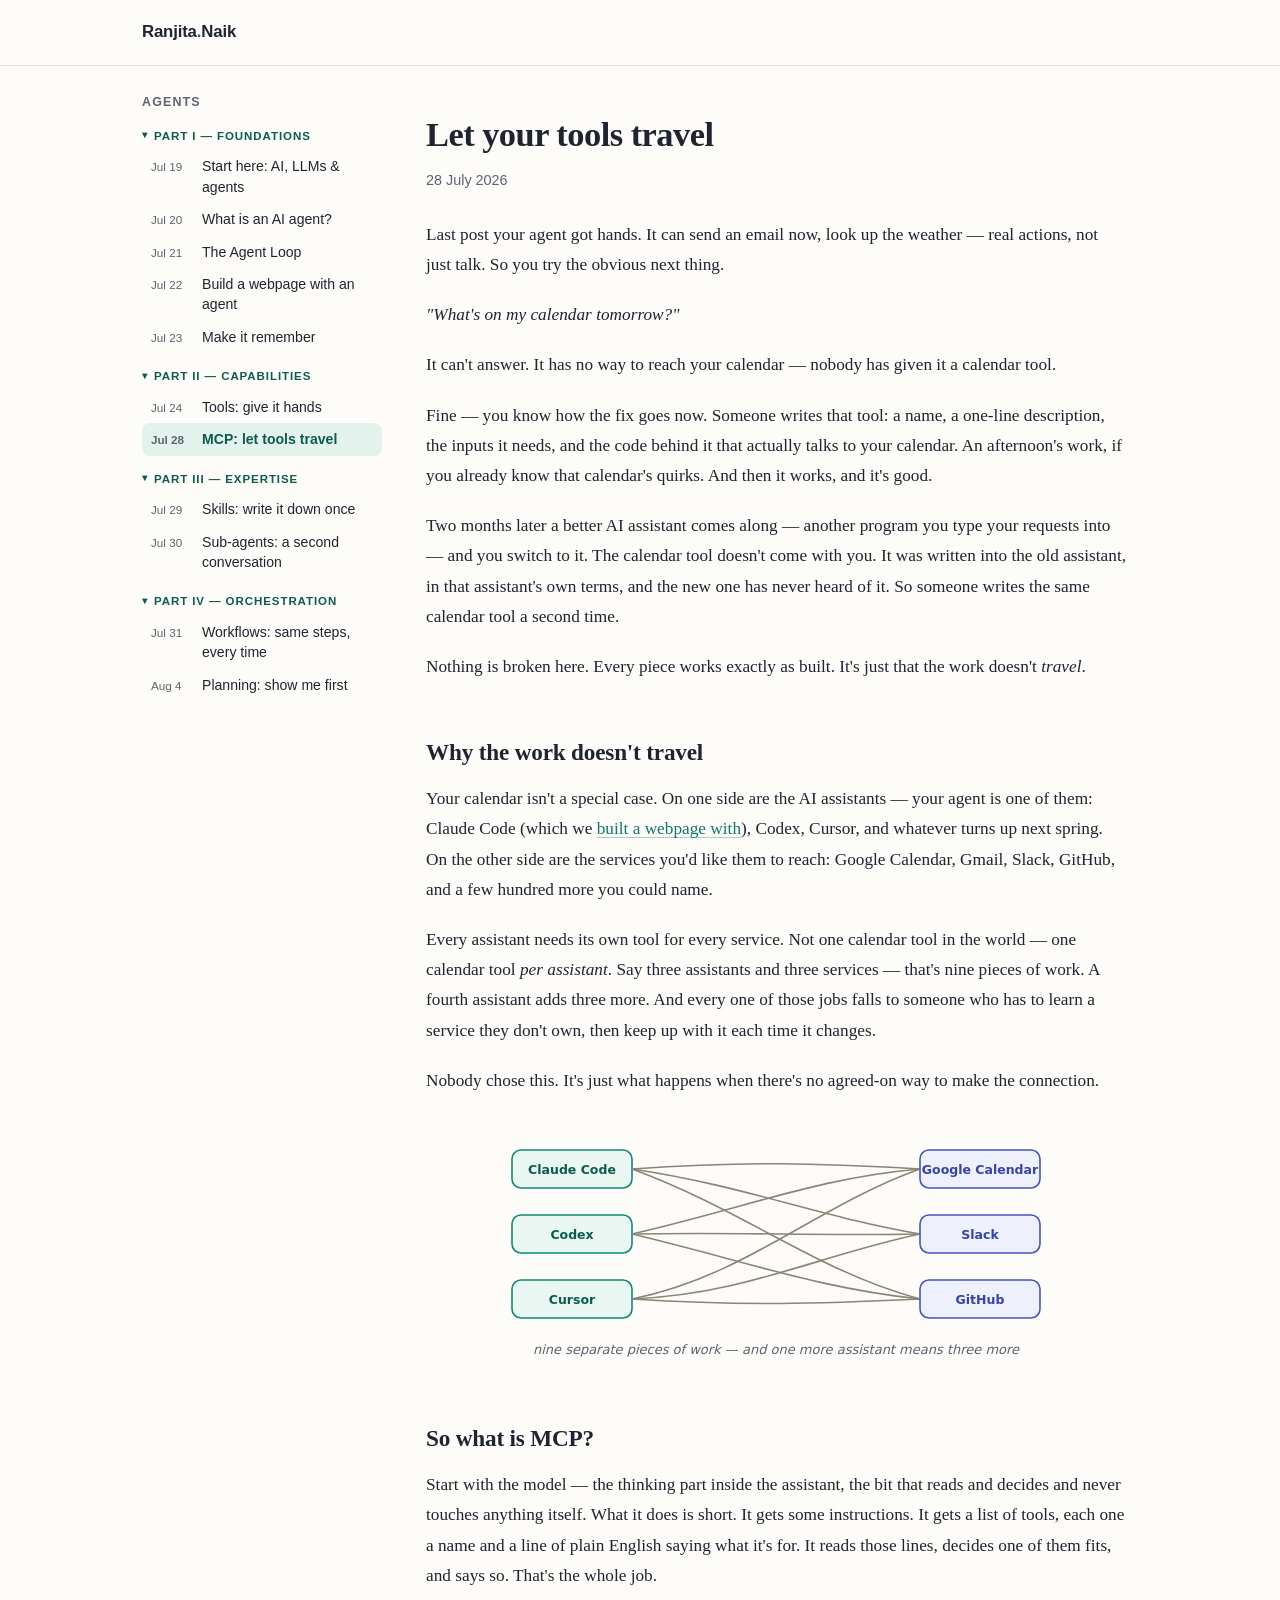
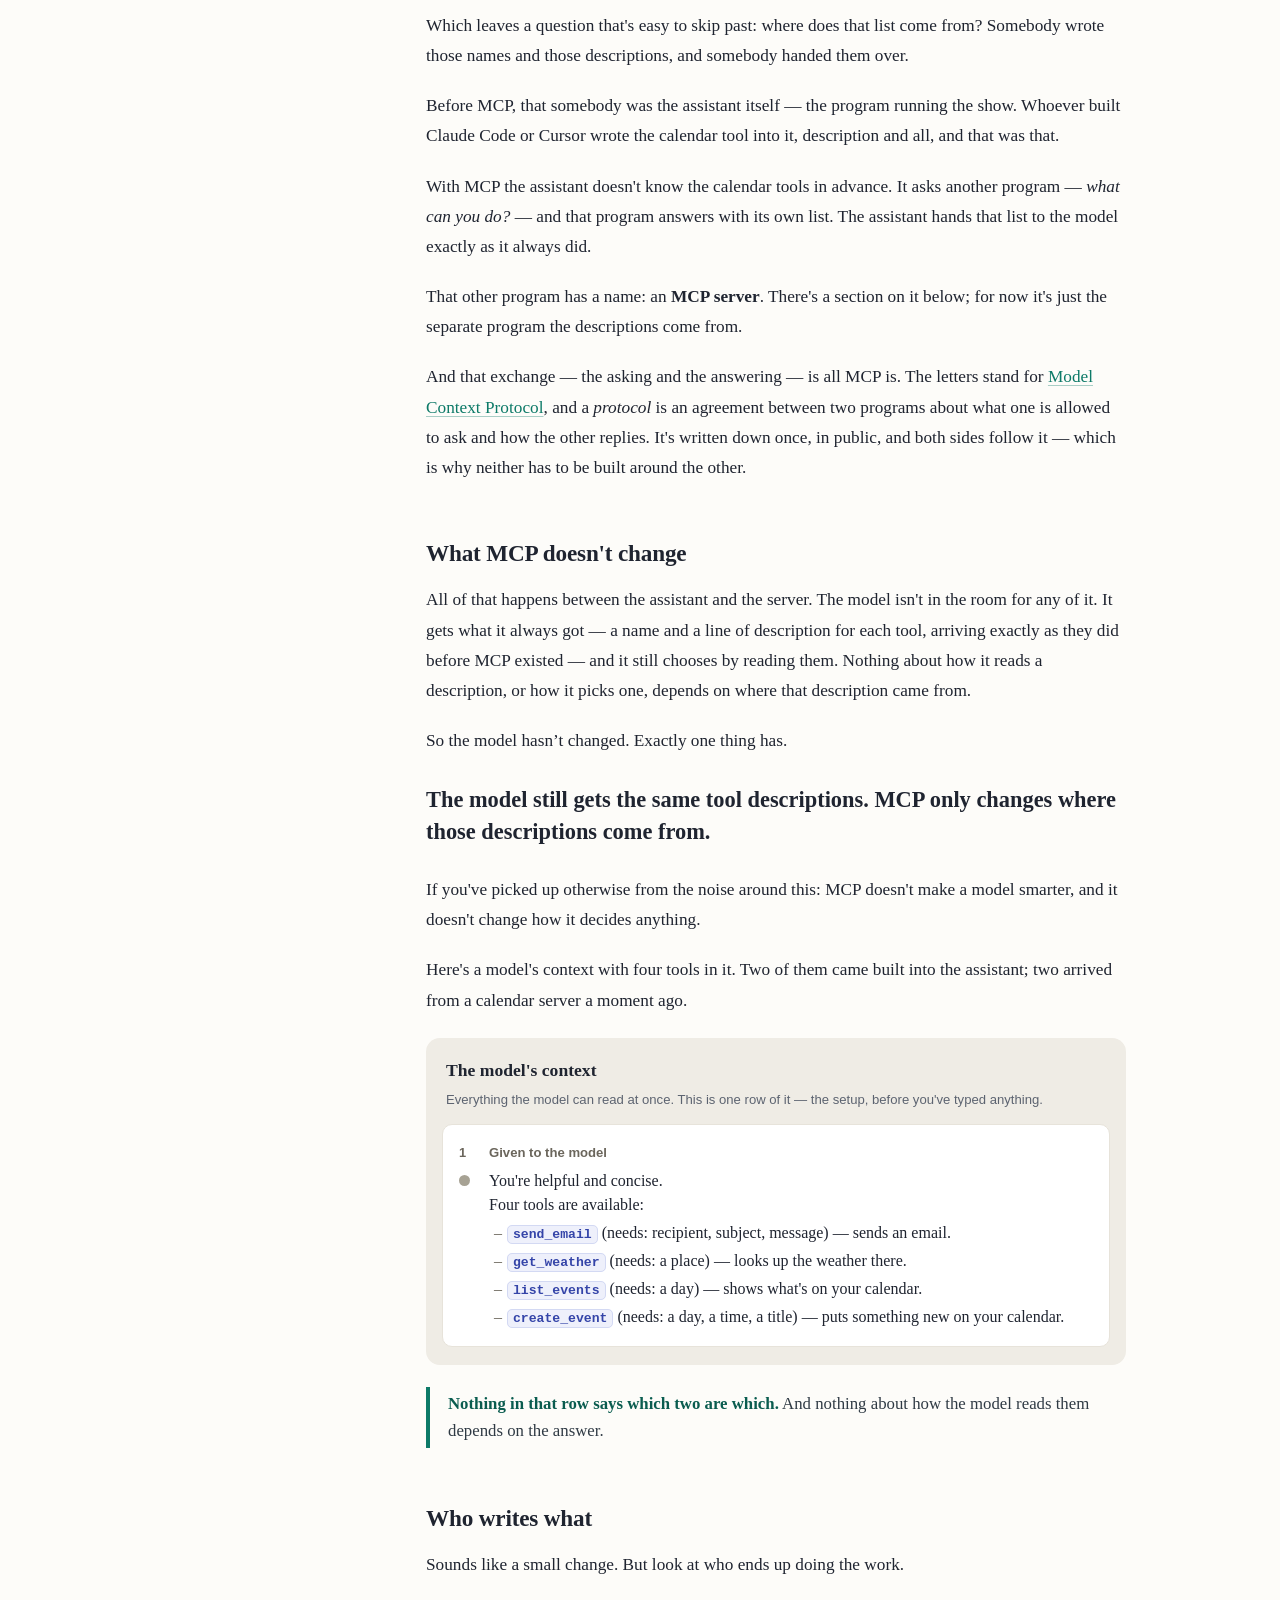
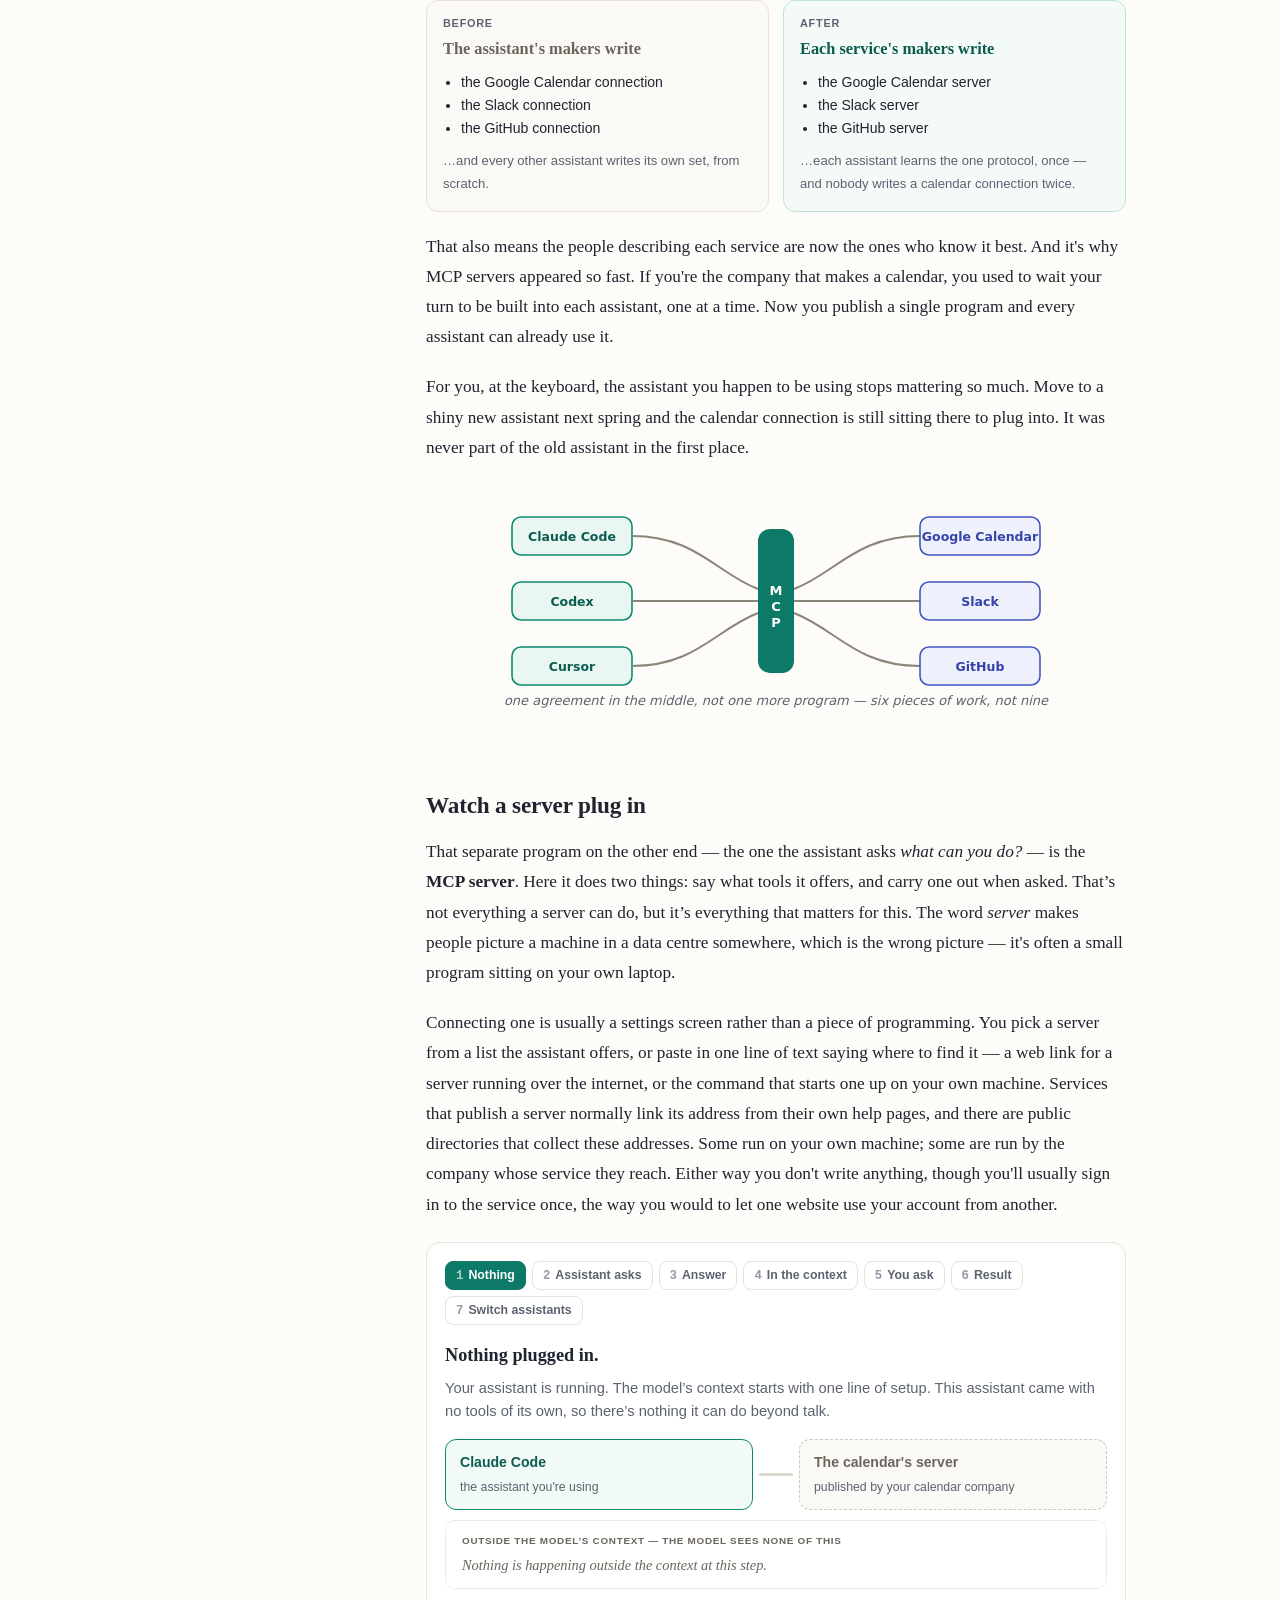
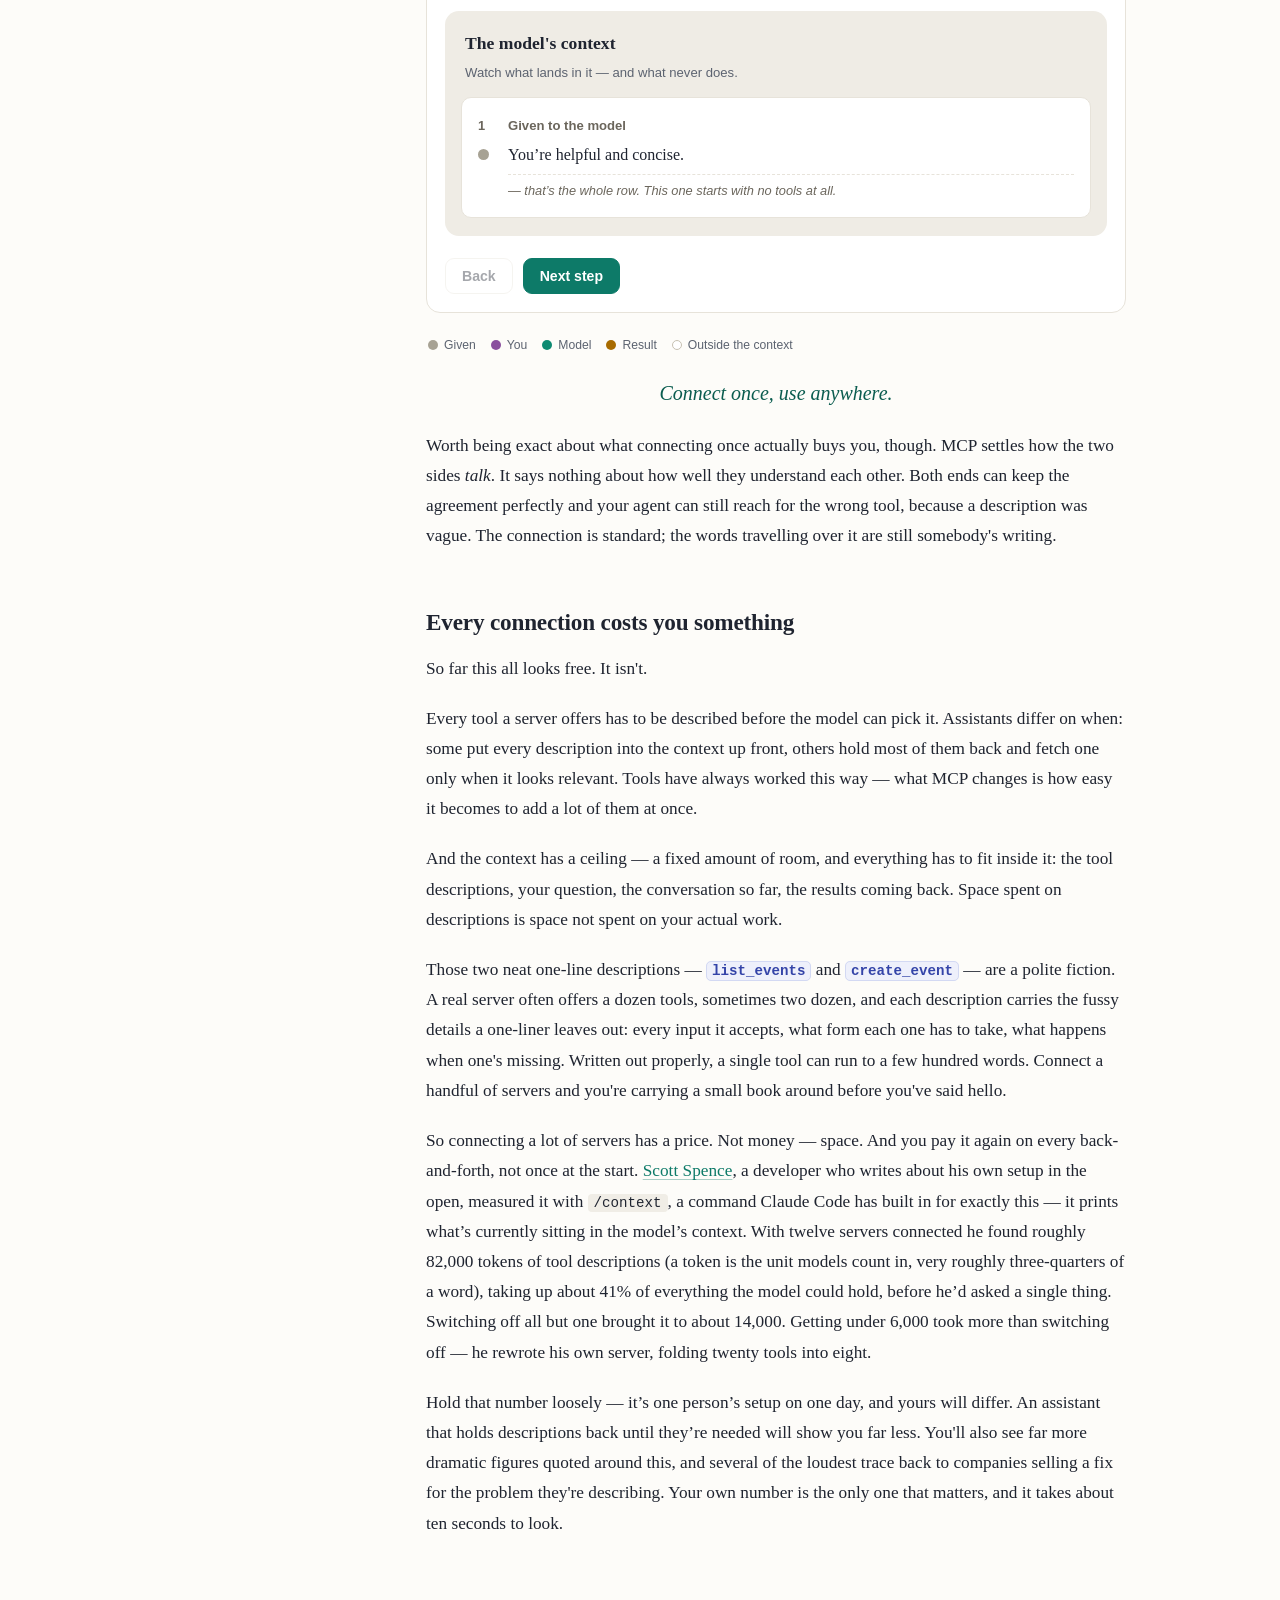
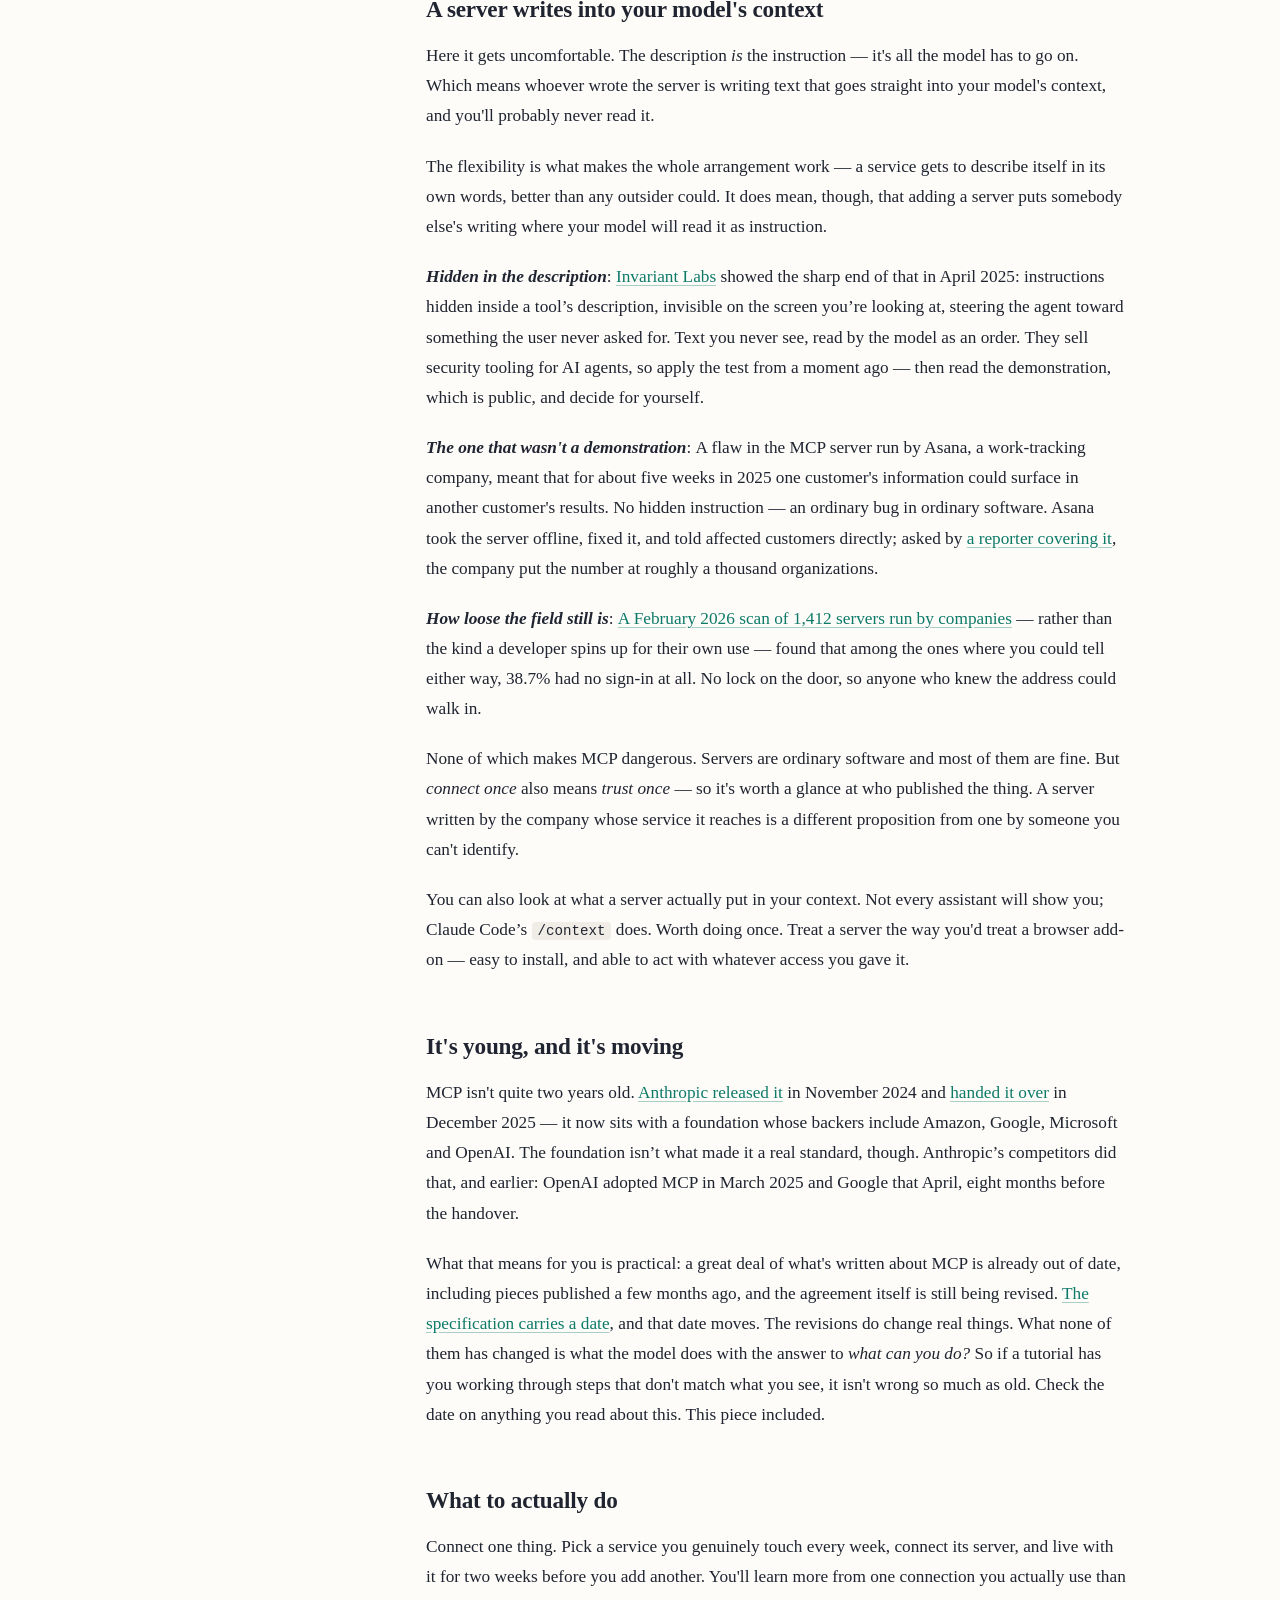
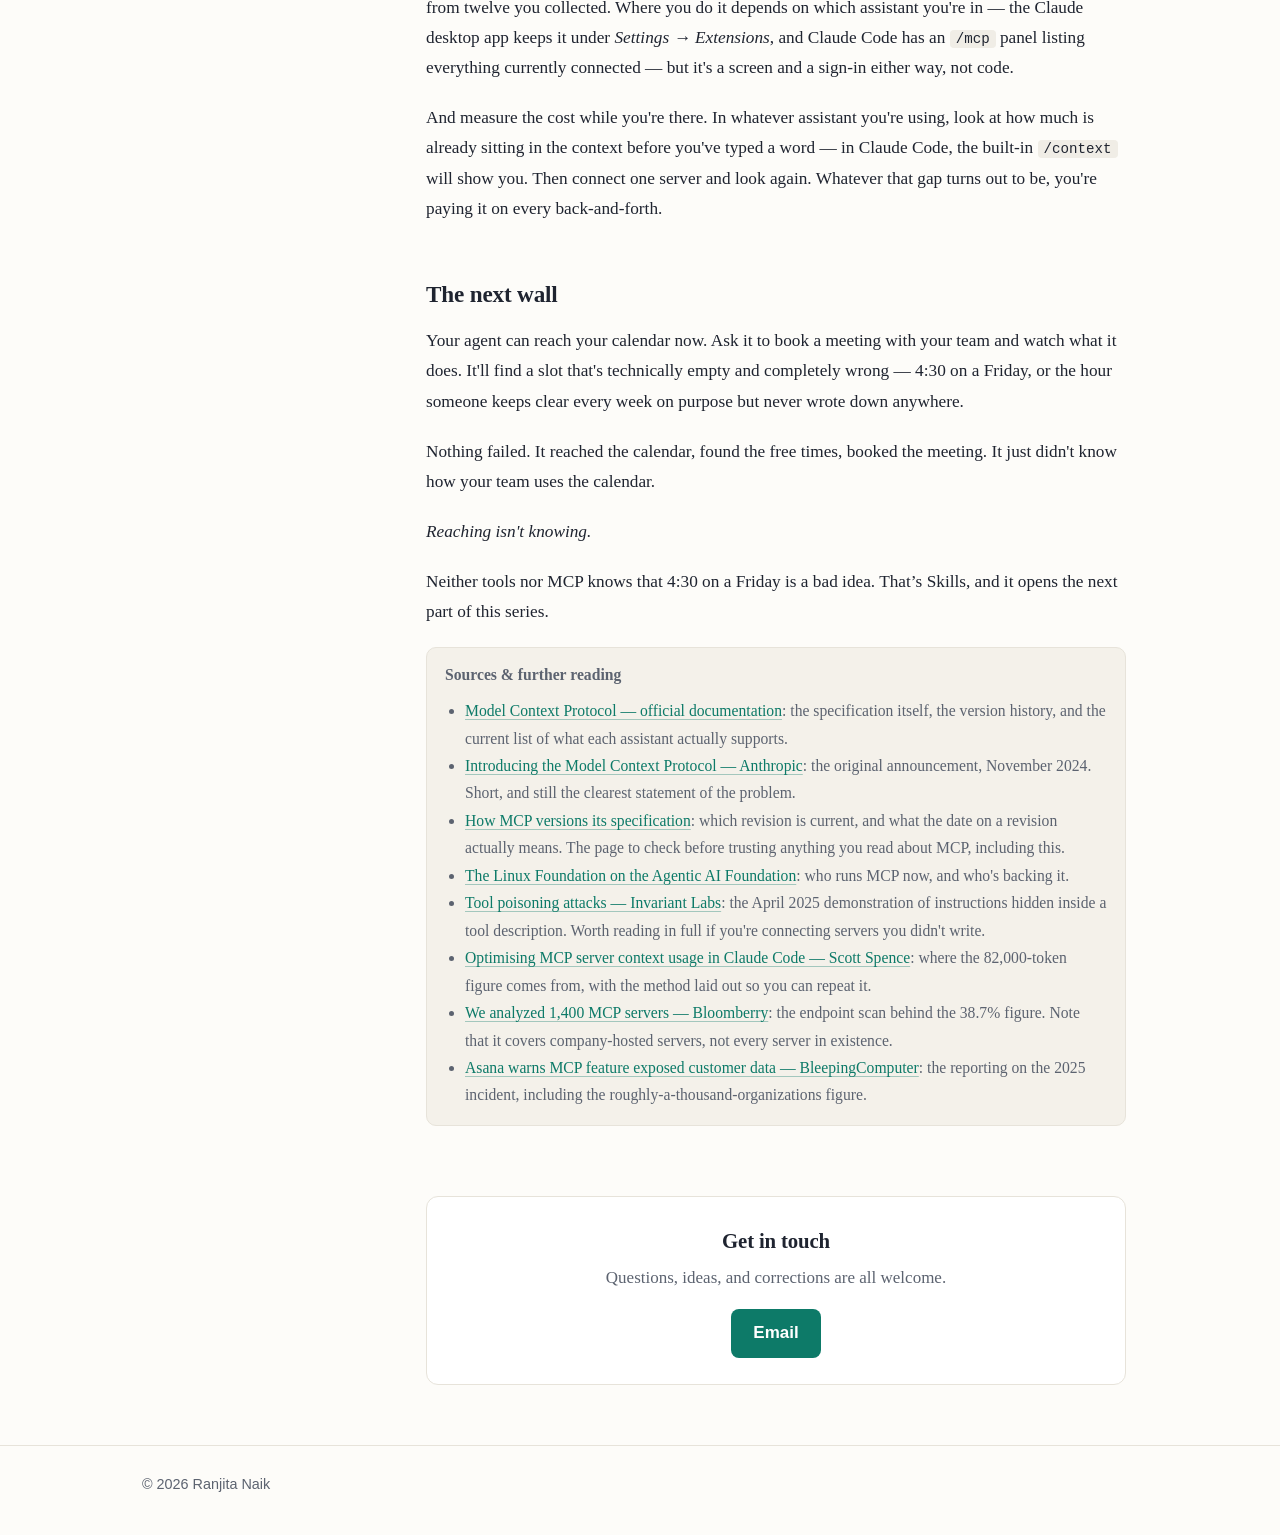
<file: learn/mcp.html>
<!DOCTYPE html>
<html lang="en">
<head>
<meta charset="UTF-8">
<meta name="viewport" content="width=device-width, initial-scale=1.0">
<link rel="icon" href="data:image/svg+xml,%3Csvg xmlns=%27http://www.w3.org/2000/svg%27 viewBox=%270 0 64 64%27%3E%3Crect width=%2764%27 height=%2764%27 rx=%2714%27 fill=%27%230d7a68%27/%3E%3Ctext x=%2732%27 y=%2744%27 font-family=%27Georgia,serif%27 font-size=%2736%27 font-weight=%27bold%27 fill=%27%23fff%27 text-anchor=%27middle%27%3ER%3C/text%3E%3C/svg%3E">
<meta name="theme-color" content="#0d7a68">
<meta property="og:title" content="Let your tools travel (MCP) — Ranjita Naik">
<meta property="og:description" content="You got your agent to use one tool. Doing it again for every assistant and every service is the wall MCP removes. The surprising part is what it leaves alone.">
<meta property="og:type" content="article">
<meta property="og:url" content="https://ranjita-naik.github.io/learn/mcp.html">
<meta property="og:site_name" content="Ranjita Naik">
<meta name="twitter:card" content="summary">
<link rel="alternate" type="application/rss+xml" title="Ranjita Naik — all writing" href="https://ranjita-naik.github.io/feed.xml">
<title>Let your tools travel (MCP) — Ranjita Naik</title>
<meta name="description" content="You got your agent to use one tool. Doing it again for every assistant and every service is the wall MCP removes. The surprising part is what it leaves alone.">

<style>
:root {
  --bg: #fdfcf9;
  --ink: #1f2430;
  --muted: #5c6370;
  --accent: #0d7a68;
  --accent-dark: #0a5c4f;
  --line: #e7e3da;
  --card: #ffffff;
  --serif: Charter, "Bitstream Charter", Cambria, Georgia, "Times New Roman", serif;
  --sans: -apple-system, BlinkMacSystemFont, "Segoe UI", Roboto, Helvetica, Arial, sans-serif;
  --mono: ui-monospace, "SF Mono", Menlo, Consolas, monospace;
}
* { box-sizing: border-box; }
html { scroll-behavior: smooth; }
::selection { background: #cdeae2; }
body {
  margin: 0;
  background: var(--bg);
  color: var(--ink);
  font: 17px/1.7 var(--sans);
  -webkit-font-smoothing: antialiased;
  text-rendering: optimizeLegibility;
}
.wrap { max-width: 700px; margin: 0 auto; padding: 0 22px; }
header.site {
  border-bottom: 1px solid var(--line);
  padding: 18px 0;
  background: var(--bg);
}
header.site .wrap { display: flex; align-items: baseline; justify-content: space-between; flex-wrap: wrap; gap: 8px; max-width: 1040px; }
.logo { font-weight: 700; font-size: 1.05rem; color: var(--ink); text-decoration: none; letter-spacing: -0.01em; }
.logo span { color: var(--accent); }
nav a { color: var(--muted); text-decoration: none; margin-left: 18px; font-size: 0.95rem; }
nav a:hover, nav a.active { color: var(--accent); }
h1, h2, h3 { font-family: var(--serif); font-weight: 700; }
h1 { font-size: 2.15rem; line-height: 1.22; letter-spacing: -0.015em; margin: 0 0 12px; }
h2 { font-size: 1.45rem; letter-spacing: -0.008em; margin: 2.2em 0 0.5em; }
h3 { font-size: 1.12rem; margin: 1.8em 0 0.4em; }
a { color: var(--accent); text-decoration-color: rgba(13, 122, 104, 0.35); text-underline-offset: 3px; }
a:hover { color: var(--accent-dark); text-decoration-color: rgba(10, 92, 79, 0.7); }
:focus-visible { outline: 2px solid var(--accent); outline-offset: 2px; border-radius: 2px; }
.hero { padding: 56px 0 28px; }
.hero .kicker {
  color: var(--accent);
  font-weight: 600;
  font-size: 0.85rem;
  text-transform: uppercase;
  letter-spacing: 0.08em;
  margin-bottom: 10px;
}
.hero p.lead { font-family: var(--serif); font-size: 1.22rem; line-height: 1.6; color: var(--muted); margin: 0; }
.post-list { list-style: none; padding: 0; margin: 24px 0 60px; }
.post-list li {
  background: var(--card);
  border: 1px solid var(--line);
  border-radius: 10px;
  padding: 20px 22px;
  margin-bottom: 14px;
  transition: border-color 0.15s ease;
}
.post-list li:hover { border-color: #cfc9bc; }
.post-list .date { color: var(--muted); font-size: 0.85rem; }
.post-list a.title { font-family: var(--serif); font-weight: 700; font-size: 1.18rem; line-height: 1.35; text-decoration: none; display: block; margin: 2px 0 6px; }
.post-list p { font-family: var(--serif); margin: 0; color: var(--muted); font-size: 1rem; }
.tag {
  display: inline-block;
  font-size: 0.75rem;
  font-weight: 600;
  color: var(--accent-dark);
  background: #e4f2ee;
  border-radius: 20px;
  padding: 2px 10px;
  margin-bottom: 6px;
}
article { padding: 48px 0 30px; }
article .meta { color: var(--muted); font-size: 0.9rem; margin-bottom: 28px; }
article p, article blockquote, article ul, article ol {
  font-family: var(--serif);
  font-size: 1.08rem;
  line-height: 1.75;
}
article p { margin: 0 0 1.15em; }
article blockquote {
  margin: 1.4em 0;
  padding: 4px 20px;
  border-left: 3px solid var(--accent);
  color: var(--muted);
  font-style: italic;
  font-size: 1.14rem;
}
article code, code {
  font-family: var(--mono);
  background: #f0ede6;
  border-radius: 4px;
  padding: 1px 6px;
  font-size: 0.82em;
}
.note {
  font-family: var(--serif);
  background: #f4f1ea;
  border: 1px solid var(--line);
  border-radius: 10px;
  padding: 14px 18px;
  font-size: 0.98rem;
  color: var(--muted);
}
.signup {
  background: var(--card);
  border: 1px solid var(--line);
  border-radius: 12px;
  padding: 26px;
  margin: 40px 0 60px;
  text-align: center;
}
.signup h2 { margin: 0 0 6px; font-size: 1.3rem; }
.signup p { font-family: var(--serif); color: var(--muted); margin: 0 0 16px; }
.signup .btn {
  display: inline-block;
  font-family: var(--sans);
  background: var(--accent);
  color: #fff;
  text-decoration: none;
  font-weight: 600;
  border-radius: 8px;
  padding: 10px 22px;
}
.signup .btn:hover { background: var(--accent-dark); }
footer.site {
  border-top: 1px solid var(--line);
  padding: 26px 0 40px;
  color: var(--muted);
  font-size: 0.9rem;
}
footer.site a { color: var(--muted); }
footer.site .wrap { max-width: 1040px; }
@media (max-width: 520px) {
  h1 { font-size: 1.7rem; }
  .hero { padding: 36px 0 20px; }
  article p, article blockquote, article ul, article ol { font-size: 1.04rem; }
}
@media print {
  header.site nav, .signup, footer.site { display: none; }
  body { background: #fff; }
}

/* two-column layout with date-grouped post pane */
.layout { display: grid; grid-template-columns: 240px minmax(0, 1fr); gap: 44px; max-width: 1040px; margin: 0 auto; padding: 0 22px; }
.layout > main.content { max-width: 700px; min-width: 0; }
.layout > main.content.wide { max-width: none; }
.sidebar { position: sticky; top: 24px; align-self: start; padding: 26px 0; }
.sb-title { font-family: var(--sans); font-size: 0.78rem; font-weight: 700; text-transform: uppercase; letter-spacing: 0.09em; color: var(--muted); margin-bottom: 10px; }
.sb-month { font-family: var(--sans); font-size: 0.72rem; font-weight: 700; text-transform: uppercase; letter-spacing: 0.08em; color: var(--accent-dark); margin: 14px 0 4px; }
.sb-item { display: flex; gap: 9px; align-items: baseline; font-family: var(--sans); font-size: 0.88rem; line-height: 1.45; color: var(--ink); text-decoration: none; padding: 6px 9px; border-radius: 8px; }
.sb-item:hover { background: #f0ede6; color: var(--accent-dark); }
.sb-item.on { background: #e4f2ee; color: var(--accent-dark); font-weight: 600; }
.sb-d { flex: 0 0 42px; font-size: 0.73rem; color: var(--muted); }
.sb-links { font-family: var(--sans); font-size: 0.8rem; color: var(--muted); margin-top: 18px; padding-top: 14px; border-top: 1px solid var(--line); line-height: 2; }
.sb-links a { color: var(--muted); }
.sb-links a:hover { color: var(--accent-dark); }
@media (max-width: 880px) {
  .layout { grid-template-columns: 1fr; gap: 0; }
  .sidebar { position: static; order: 2; border-top: 1px solid var(--line); margin-top: 20px; }
}
@media print { .sidebar { display: none; } }

/* inline-code chips must NOT apply inside pre blocks */
pre code { background: transparent; padding: 0; border-radius: 0; font-size: inherit; color: inherit; }
/* readable selection inside dark code blocks */
pre ::selection, pre::selection { background: #0d7a68; color: #ffffff; }
/* collapsible month groups (pane + homepage) */
details.sb-group > summary, details.mgroup > summary {
  cursor: pointer; list-style: none; display: flex; align-items: center; gap: 6px;
  font-family: var(--sans); font-size: 0.72rem; font-weight: 700;
  text-transform: uppercase; letter-spacing: 0.08em; color: var(--accent-dark); margin: 14px 0 4px;
}
details.sb-group > summary::-webkit-details-marker, details.mgroup > summary::-webkit-details-marker { display: none; }
details.sb-group > summary::before, details.mgroup > summary::before { content: "\25B8"; font-size: 0.85em; transition: transform 0.15s ease; }
details.sb-group[open] > summary::before, details.mgroup[open] > summary::before { transform: rotate(90deg); }
details.mgroup > summary { font-size: 0.78rem; margin: 20px 0 10px; }
</style>
<style>
/* ---- the memorable line ---- */
.bigidea { font-family: var(--serif); font-size: 1.4rem; line-height: 1.4; font-weight: 700; color: var(--ink); padding: 4px 0; margin: 24px 0; }
/* ---- a standalone beat (a callback line, quieter than the big idea) ---- */
.beat { font-family: var(--serif); font-size: 1.25rem; font-style: italic; color: var(--accent-dark); text-align: center; margin: 20px 0; }

/* ---- the model's page, carried over from the Tools post ---- */
.pagev { background: #efece5; border-radius: 14px; padding: 16px 16px 18px; margin: 22px 0; }
.pagev-h { padding: 2px 4px 13px; }
.pagev-h b { display: block; font-family: var(--serif); font-size: 1.1rem; font-weight: 700; color: var(--ink); }
.pagev-h span { display: block; font-family: var(--sans); font-size: 0.82rem; color: var(--muted); margin-top: 3px; }
.card { background: #fff; border: 1px solid #e7e3da; border-radius: 10px; padding: 3px 16px; }
.row { display: grid; grid-template-columns: 30px 1fr; padding: 14px 0; border-top: 1px solid #eee9df; }
.row:first-child { border-top: 0; }
.rn { grid-area: 1 / 1; font-family: var(--sans); font-size: 0.8rem; font-weight: 600; color: #6b665c; }
.rdot { grid-area: 2 / 1; width: 11px; height: 11px; border-radius: 50%; margin-top: 6px; }
.rlab { grid-area: 1 / 2; font-family: var(--sans); font-size: 0.82rem; font-weight: 700; margin-bottom: 5px; }
.rbody { grid-area: 2 / 2; font-family: var(--serif); font-size: 1rem; line-height: 1.5; color: var(--ink); }
.rbody .ln { display: block; }
.rbody .li { display: block; padding-left: 18px; margin-top: 4px; position: relative; }
.rbody .li::before { content: "\2013"; position: absolute; left: 5px; color: #6b665c; }
.rbody .none { color: #6b665c; font-family: var(--sans); font-size: .8rem; font-style: italic; margin-top: 7px; padding-top: 6px; border-top: 1px dashed #e7e3da; }
.rbody .fresh { background: #e9f6f2; border-radius: 5px; box-shadow: 0 0 0 3px #e9f6f2; }
.row.setup .rdot { background: #a7a294; } .row.setup .rlab { color: #6b665c; }
.row.you .rdot { background: #8a4f9e; } .row.you .rlab { color: #7a4288; }
.row.model .rdot { background: #0e8a72; } .row.model .rlab { color: #0a5c4f; }
.row.result .rdot { background: #a86b00; } .row.result .rlab { color: #8f5b00; }
.tchipc { font-family: var(--mono); font-size: 0.82em; font-weight: 700; color: #3444a8; background: #eef0fb; border: 1px solid #d3d9f3; border-radius: 5px; padding: 1px 5px; white-space: nowrap; }
.offpage { margin: 10px 0; border: 1px dashed #c7c1b2; border-radius: 10px; padding: 12px 16px; background: repeating-linear-gradient(45deg, #eae7df, #eae7df 7px, #e4e0d6 7px, #e4e0d6 14px); }
.offpage .ol { font-family: var(--sans); font-size: 0.62rem; font-weight: 700; text-transform: uppercase; letter-spacing: 0.07em; color: #615d54; margin-bottom: 5px; }
.offpage .od { font-family: var(--serif); font-size: 0.98rem; color: #4a463e; line-height: 1.5; }
.offpage .od .tchipc { background: #e2ded4; border-color: #d0ccc0; color: #55606e; }
.offpage.quiet { background: none; border-style: dotted; border-color: #ddd8cc; }
.offpage.quiet .ol { color: #6b665c; }
.offpage.quiet .od { font-size: 0.9rem; font-style: italic; color: #6b665c; }
.pagenote { font-family: var(--serif); font-size: 1.05rem; line-height: 1.55; color: #2f3a44; border-left: 4px solid var(--accent); padding: 4px 0 4px 18px; margin: 20px 0; }
.pagenote b { color: var(--accent-dark); }
.legend { display: flex; flex-wrap: wrap; gap: 8px 15px; margin: 13px 2px 0; font-family: var(--sans); font-size: 0.76rem; color: var(--muted); }
.legend span { display: inline-flex; align-items: center; gap: 6px; }
.legend i { width: 10px; height: 10px; border-radius: 50%; display: inline-block; }


/* ---- the two wiring pictures ---- */
.wiring { width: 100%; height: auto; max-width: 560px; display: block; margin: 20px auto; }

/* ---- who writes what ---- */
.beforeafter { display: grid; grid-template-columns: 1fr 1fr; gap: 14px; margin: 20px 0; }
@media (max-width: 620px) { .beforeafter { grid-template-columns: 1fr; } }
.ba { border: 1px solid var(--line); border-radius: 12px; padding: 13px 16px 15px; background: #fff; }
.ba h3 { font-family: var(--sans); font-size: 0.68rem; font-weight: 700; text-transform: uppercase; letter-spacing: 0.07em; color: var(--muted); margin: 0 0 3px; }
.ba .who { font-family: var(--serif); font-size: 1.02rem; font-weight: 700; color: var(--ink); margin-bottom: 8px; }
.ba ul { margin: 0; padding-left: 18px; font-family: var(--sans); font-size: 0.88rem; line-height: 1.65; color: var(--ink); }
.ba.old { background: #faf9f5; }
.ba.old .who { color: #6b665c; }
.ba.new { border-color: #bfe3d8; background: #f4faf8; }
.ba.new .who { color: var(--accent-dark); }

/* ---- signature interactive: watch it plug in ---- */
.sim { background: var(--card); border: 1px solid var(--line); border-radius: 14px; padding: 18px; margin: 22px 0; }
.stepbar { display: flex; flex-wrap: wrap; gap: 6px; margin-bottom: 15px; }
.stepbar button { font-family: var(--sans); font-size: 0.77rem; font-weight: 600; border: 1px solid var(--line); background: #fff; color: var(--muted); border-radius: 8px; padding: 6px 10px; cursor: pointer; }
.stepbar button.on { background: var(--accent); border-color: var(--accent); color: #fff; }
.stepbar button .sn { font-family: var(--mono); opacity: 0.65; margin-right: 5px; }
.steptitle { font-family: var(--serif); font-size: 1.14rem; font-weight: 700; color: var(--ink); margin: 4px 0 5px; }
.stepsay { font-family: var(--sans); font-size: 0.92rem; line-height: 1.6; color: var(--muted); margin: 0 0 15px; min-height: 3.2em; }
.plugrow { display: grid; grid-template-columns: 1fr 34px 1fr; align-items: center; gap: 6px; margin-bottom: 6px; }
@media (max-width: 560px) { .plugrow { grid-template-columns: 1fr; } .plugwire { display: none; } }
.pcard { border: 1.5px dashed #cfcabb; border-radius: 11px; padding: 11px 14px; background: #faf9f5; transition: border-color .2s ease, background .2s ease; }
.pcard b { display: block; font-family: var(--sans); font-size: 0.88rem; font-weight: 700; color: #6b665c; }
.pcard span { display: block; font-family: var(--sans); font-size: 0.77rem; color: var(--muted); margin-top: 2px; }
.pcard.appc.live { border-style: solid; border-color: #0e8a72; background: #f2faf7; }
.pcard.appc.live b { color: var(--accent-dark); }
.pcard.srvc.live { border-style: solid; border-color: #4356c0; background: #fafbff; }
.pcard.srvc.live b { color: #3444a8; }
.plugwire { height: 3px; border-radius: 2px; background: #ddd8cc; }
.plugwire.live { background: #4356c0; }
.stepnav { display: flex; gap: 10px; margin-top: 15px; }
.stepnav button { font-family: var(--sans); font-size: 0.88rem; font-weight: 600; border-radius: 9px; padding: 9px 16px; cursor: pointer; border: 1px solid var(--line); background: #fff; color: var(--ink); }
.stepnav button.primary { background: var(--accent); border-color: var(--accent); color: #fff; }
.stepnav button[disabled] { opacity: 0.4; cursor: default; }
.simnote { font-family: var(--sans); font-size: 0.83rem; color: var(--muted); font-style: italic; margin: 13px 2px 0; }
/* ---- run-in case labels (heading and its paragraph share a line) ---- */
.ri { margin: 0 0 1.15em; }
.ri h3 { display: inline; font-size: 1.08rem; font-style: italic; margin: 0; }
.ri h3::after { content: ": "; font-weight: 400; font-style: normal; }
.ri p { display: inline; }

</style>

</head>
<body>
<header class="site">
  <div class="wrap">
    <a class="logo" href="../index.html">Ranjita<span>.</span>Naik</a>
  </div>
</header>

<div class="layout">
<aside class="sidebar" aria-label="Posts, grouped by curriculum part">
  <div class="sb-title">Agents</div>
  <details class="sb-group" open>
    <summary>Part I — Foundations</summary>
    <a class="sb-item" href="../posts/start-here-llms-and-agents.html"><span class="sb-d">Jul 19</span><span>Start here: AI, LLMs &amp; agents</span></a>
    <a class="sb-item" href="../posts/what-is-an-ai-agent.html"><span class="sb-d">Jul 20</span><span>What is an AI agent?</span></a>
    <a class="sb-item" href="../learn/agent-loop.html"><span class="sb-d">Jul 21</span><span>The Agent Loop</span></a>
    <a class="sb-item" href="../learn/build-with-an-agent.html"><span class="sb-d">Jul 22</span><span>Build a webpage with an agent</span></a>
    <a class="sb-item" href="../learn/make-it-remember.html"><span class="sb-d">Jul 23</span><span>Make it remember</span></a>
  </details>
  <details class="sb-group" open>
    <summary>Part II — Capabilities</summary>
    <a class="sb-item" href="../learn/tools.html"><span class="sb-d">Jul 24</span><span>Tools: give it hands</span></a>
    <a class="sb-item on" href="../learn/mcp.html"><span class="sb-d">Jul 28</span><span>MCP: let tools travel</span></a>
  </details>
  <details class="sb-group" open>
    <summary>Part III — Expertise</summary>
    <a class="sb-item" href="../learn/skills.html"><span class="sb-d">Jul 29</span><span>Skills: write it down once</span></a>
    <a class="sb-item" href="../learn/sub-agents.html"><span class="sb-d">Jul 30</span><span>Sub-agents: a second conversation</span></a>
  </details>
  <details class="sb-group" open>
    <summary>Part IV — Orchestration</summary>
    <a class="sb-item" href="../learn/workflows.html"><span class="sb-d">Jul 31</span><span>Workflows: same steps, every time</span></a>
    <a class="sb-item" href="../learn/planning.html"><span class="sb-d">Aug 4</span><span>Planning: show me first</span></a>
  </details>
</aside>
<main class="content">
  <article>
    <h1>Let your tools travel</h1>
    <div class="meta">28 July 2026</div>

    <p>Last post your agent got hands. It can send an email now, look up the weather — real actions, not just talk. So you try the obvious next thing.</p>

    <p><em>"What's on my calendar tomorrow?"</em></p>

    <p>It can't answer. It has no way to reach your calendar — nobody has given it a calendar tool.</p>

    <p>Fine — you know how the fix goes now. Someone writes that tool: a name, a one-line description, the inputs it needs, and the code behind it that actually talks to your calendar. An afternoon's work, if you already know that calendar's quirks. And then it works, and it's good.</p>

    <p>Two months later a better AI assistant comes along — another program you type your requests into — and you switch to it. The calendar tool doesn't come with you. It was written into the old assistant, in that assistant's own terms, and the new one has never heard of it. So someone writes the same calendar tool a second time.</p>

    <p>Nothing is broken here. Every piece works exactly as built. It's just that the work doesn't <em>travel</em>.</p>

    <h2>Why the work doesn't travel</h2>

    <p>Your calendar isn't a special case. On one side are the AI assistants — your agent is one of them: Claude Code (which we <a href="build-with-an-agent.html">built a webpage with</a>), Codex, Cursor, and whatever turns up next spring. On the other side are the services you'd like them to reach: Google Calendar, Gmail, Slack, GitHub, and a few hundred more you could name.</p>

    <p>Every assistant needs its own tool for every service. Not one calendar tool in the world — one calendar tool <em>per assistant</em>. Say three assistants and three services — that's nine pieces of work. A fourth assistant adds three more. And every one of those jobs falls to someone who has to learn a service they don't own, then keep up with it each time it changes.</p>

    <p>Nobody chose this. It's just what happens when there's no agreed-on way to make the connection.</p>

    <svg class="wiring" viewBox="0 0 560 252" role="img" aria-label="Three AI assistants on the left — Claude Code, Codex and Cursor — each wired separately to three services on the right: Google Calendar, Slack and GitHub. Nine separate connections in all, forming a tangle.">
      <g font-family="system-ui, sans-serif">
        <rect x="16" y="34" width="120" height="38" rx="9" fill="#e9f6f2" stroke="#0e8a72" stroke-width="1.6"/><text x="76" y="58" text-anchor="middle" font-size="12.5" font-weight="700" fill="#0a5c4f">Claude Code</text>
        <rect x="16" y="99" width="120" height="38" rx="9" fill="#e9f6f2" stroke="#0e8a72" stroke-width="1.6"/><text x="76" y="123" text-anchor="middle" font-size="12.5" font-weight="700" fill="#0a5c4f">Codex</text>
        <rect x="16" y="164" width="120" height="38" rx="9" fill="#e9f6f2" stroke="#0e8a72" stroke-width="1.6"/><text x="76" y="188" text-anchor="middle" font-size="12.5" font-weight="700" fill="#0a5c4f">Cursor</text>
        <g stroke="#8a8577" stroke-width="1.6" fill="none">
          <path d="M136 53 C 250 45, 320 47, 424 53"/>
          <path d="M136 53 C 250 70, 320 100, 424 118"/>
          <path d="M136 53 C 250 95, 320 155, 424 183"/>
          <path d="M136 118 C 250 92, 320 62, 424 53"/>
          <path d="M136 118 C 250 116, 320 120, 424 118"/>
          <path d="M136 118 C 250 145, 320 172, 424 183"/>
          <path d="M136 183 C 250 160, 320 90, 424 53"/>
          <path d="M136 183 C 250 178, 320 140, 424 118"/>
          <path d="M136 183 C 250 190, 320 188, 424 183"/>
        </g>
        <rect x="424" y="34" width="120" height="38" rx="9" fill="#eef0fb" stroke="#4356c0" stroke-width="1.6"/><text x="484" y="58" text-anchor="middle" font-size="12.5" font-weight="700" fill="#3444a8">Google Calendar</text>
        <rect x="424" y="99" width="120" height="38" rx="9" fill="#eef0fb" stroke="#4356c0" stroke-width="1.6"/><text x="484" y="123" text-anchor="middle" font-size="12.5" font-weight="700" fill="#3444a8">Slack</text>
        <rect x="424" y="164" width="120" height="38" rx="9" fill="#eef0fb" stroke="#4356c0" stroke-width="1.6"/><text x="484" y="188" text-anchor="middle" font-size="12.5" font-weight="700" fill="#3444a8">GitHub</text>
        <text x="280" y="238" text-anchor="middle" font-size="13" fill="#5c6370" font-style="italic">nine separate pieces of work — and one more assistant means three more</text>
      </g>
    </svg>

    <h2>So what is MCP?</h2>

    <p>Start with the model — the thinking part inside the assistant, the bit that reads and decides and never touches anything itself. What it does is short. It gets some instructions. It gets a list of tools, each one a name and a line of plain English saying what it's for. It reads those lines, decides one of them fits, and says so. That's the whole job.</p>

    <p>Which leaves a question that's easy to skip past: where does that list come from? Somebody wrote those names and those descriptions, and somebody handed them over.</p>

    <p>Before MCP, that somebody was the assistant itself — the program running the show. Whoever built Claude Code or Cursor wrote the calendar tool into it, description and all, and that was that.</p>

    <p>With MCP the assistant doesn't know the calendar tools in advance. It asks another program — <em>what can you do?</em> — and that program answers with its own list. The assistant hands that list to the model exactly as it always did.</p>

    <p>That other program has a name: an <strong>MCP server</strong>. There's a section on it below; for now it's just the separate program the descriptions come from.</p>

    <p>And that exchange — the asking and the answering — is all MCP is. The letters stand for <a href="https://modelcontextprotocol.io/">Model Context Protocol</a>, and a <em>protocol</em> is an agreement between two programs about what one is allowed to ask and how the other replies. It's written down once, in public, and both sides follow it — which is why neither has to be built around the other.</p>

    <h2>What MCP doesn't change</h2>

    <p>All of that happens between the assistant and the server. The model isn't in the room for any of it. It gets what it always got — a name and a line of description for each tool, arriving exactly as they did before MCP existed — and it still chooses by reading them. Nothing about how it reads a description, or how it picks one, depends on where that description came from.</p>

    <p>So the model hasn’t changed. Exactly one thing has.</p>

    <p class="bigidea">The model still gets the same tool descriptions. MCP only changes where those descriptions come from.</p>

    <p>If you've picked up otherwise from the noise around this: MCP doesn't make a model smarter, and it doesn't change how it decides anything.</p>

    <p>Here's a model's context with four tools in it. Two of them came built into the assistant; two arrived from a calendar server a moment ago.</p>

    <div class="pagev" role="img" aria-label="A single row of the model's context, labeled given to the model. It reads: you're helpful and concise, four tools are available — send_email, which needs a recipient, subject and message, and sends an email; get_weather, which needs a place, and looks up the weather there; list_events, which needs a day, and shows what's on your calendar; and create_event, which needs a day, a time and a title, and puts something new on your calendar.">
      <div class="pagev-h"><b>The model's context</b><span>Everything the model can read at once. This is one row of it — the setup, before you've typed anything.</span></div>
      <div class="card">
        <div class="row setup"><div class="rn">1</div><div class="rdot"></div>
          <div class="rlab">Given to the model</div>
          <div class="rbody"><span class="ln">You're helpful and concise.</span><span class="ln">Four tools are available:</span><span class="li"><span class="tchipc">send_email</span> (needs: recipient, subject, message) — sends an email.</span><span class="li"><span class="tchipc">get_weather</span> (needs: a place) — looks up the weather there.</span><span class="li"><span class="tchipc">list_events</span> (needs: a day) — shows what's on your calendar.</span><span class="li"><span class="tchipc">create_event</span> (needs: a day, a time, a title) — puts something new on your calendar.</span></div>
        </div>
      </div>
    </div>

    <p class="pagenote"><b>Nothing in that row says which two are which.</b> And nothing about how the model reads them depends on the answer.</p>

    <h2>Who writes what</h2>

    <p>Sounds like a small change. But look at who ends up doing the work.</p>

    <div class="beforeafter" role="img" aria-label="Before MCP, the assistant's makers write the Google Calendar connection, the Slack connection and the GitHub connection, and every other assistant writes its own set from scratch. After MCP, each service's makers write their own server — the Google Calendar server, the Slack server, the GitHub server — each assistant learns the one protocol once, and nobody writes a calendar connection twice.">
      <div class="ba old">
        <h3>Before</h3>
        <div class="who">The assistant's makers write</div>
        <ul>
          <li>the Google Calendar connection</li>
          <li>the Slack connection</li>
          <li>the GitHub connection</li>
        </ul>
        <p style="font-family:var(--sans);font-size:0.82rem;color:var(--muted);margin:9px 0 0;">…and every other assistant writes its own set, from scratch.</p>
      </div>
      <div class="ba new">
        <h3>After</h3>
        <div class="who">Each service's makers write</div>
        <ul>
          <li>the Google Calendar server</li>
          <li>the Slack server</li>
          <li>the GitHub server</li>
        </ul>
        <p style="font-family:var(--sans);font-size:0.82rem;color:var(--muted);margin:9px 0 0;">…each assistant learns the one protocol, once — and nobody writes a calendar connection twice.</p>
      </div>
    </div>

    <p>That also means the people describing each service are now the ones who know it best. And it's why MCP servers appeared so fast. If you're the company that makes a calendar, you used to wait your turn to be built into each assistant, one at a time. Now you publish a single program and every assistant can already use it.</p>

    <p>For you, at the keyboard, the assistant you happen to be using stops mattering so much. Move to a shiny new assistant next spring and the calendar connection is still sitting there to plug into. It was never part of the old assistant in the first place.</p>

    <svg class="wiring" viewBox="0 0 560 252" role="img" aria-label="The same three AI assistants and three services, now connected through one agreed-on protocol in the middle: three connections on the left, three on the right, six in total instead of nine.">
      <g font-family="system-ui, sans-serif">
        <rect x="16" y="34" width="120" height="38" rx="9" fill="#e9f6f2" stroke="#0e8a72" stroke-width="1.6"/><text x="76" y="58" text-anchor="middle" font-size="12.5" font-weight="700" fill="#0a5c4f">Claude Code</text>
        <rect x="16" y="99" width="120" height="38" rx="9" fill="#e9f6f2" stroke="#0e8a72" stroke-width="1.6"/><text x="76" y="123" text-anchor="middle" font-size="12.5" font-weight="700" fill="#0a5c4f">Codex</text>
        <rect x="16" y="164" width="120" height="38" rx="9" fill="#e9f6f2" stroke="#0e8a72" stroke-width="1.6"/><text x="76" y="188" text-anchor="middle" font-size="12.5" font-weight="700" fill="#0a5c4f">Cursor</text>
        <g stroke="#8a8577" stroke-width="2" fill="none">
          <path d="M136 53 C 200 53, 220 90, 262 106"/>
          <path d="M136 118 C 200 118, 220 118, 262 118"/>
          <path d="M136 183 C 200 183, 220 146, 262 130"/>
          <path d="M298 106 C 340 90, 360 53, 424 53"/>
          <path d="M298 118 C 340 118, 360 118, 424 118"/>
          <path d="M298 130 C 340 146, 360 183, 424 183"/>
        </g>
        <rect x="262" y="46" width="36" height="144" rx="12" fill="#0d7a68"/>
        <text x="280" y="112" text-anchor="middle" font-size="13" font-weight="700" fill="#ffffff">M</text>
        <text x="280" y="128" text-anchor="middle" font-size="13" font-weight="700" fill="#ffffff">C</text>
        <text x="280" y="144" text-anchor="middle" font-size="13" font-weight="700" fill="#ffffff">P</text>
        <rect x="424" y="34" width="120" height="38" rx="9" fill="#eef0fb" stroke="#4356c0" stroke-width="1.6"/><text x="484" y="58" text-anchor="middle" font-size="12.5" font-weight="700" fill="#3444a8">Google Calendar</text>
        <rect x="424" y="99" width="120" height="38" rx="9" fill="#eef0fb" stroke="#4356c0" stroke-width="1.6"/><text x="484" y="123" text-anchor="middle" font-size="12.5" font-weight="700" fill="#3444a8">Slack</text>
        <rect x="424" y="164" width="120" height="38" rx="9" fill="#eef0fb" stroke="#4356c0" stroke-width="1.6"/><text x="484" y="188" text-anchor="middle" font-size="12.5" font-weight="700" fill="#3444a8">GitHub</text>
        <text x="280" y="222" text-anchor="middle" font-size="13" fill="#5c6370" font-style="italic">one agreement in the middle, not one more program — six pieces of work, not nine</text>
      </g>
    </svg>

    <h2>Watch a server plug in</h2>

    <p>That separate program on the other end — the one the assistant asks <em>what can you do?</em> — is the <strong>MCP server</strong>. Here it does two things: say what tools it offers, and carry one out when asked. That’s not everything a server can do, but it’s everything that matters for this. The word <em>server</em> makes people picture a machine in a data centre somewhere, which is the wrong picture — it's often a small program sitting on your own laptop.</p>

    <p>Connecting one is usually a settings screen rather than a piece of programming. You pick a server from a list the assistant offers, or paste in one line of text saying where to find it — a web link for a server running over the internet, or the command that starts one up on your own machine. Services that publish a server normally link its address from their own help pages, and there are public directories that collect these addresses. Some run on your own machine; some are run by the company whose service they reach. Either way you don't write anything, though you'll usually sign in to the service once, the way you would to let one website use your account from another.</p>

    <div class="sim" role="group" aria-label="Interactive: step through connecting a calendar server to an AI assistant, watching what reaches the model's context and what stays outside it.">
      <div class="stepbar" id="stepbar" role="group" aria-label="Steps"></div>
      <div aria-live="polite">
        <p class="steptitle" id="steptitle"></p>
        <p class="stepsay" id="stepsay"></p>
      </div>

      <div class="plugrow">
        <div class="pcard appc" id="pc-app"><b id="app-name"></b><span id="app-sub">the assistant you're using</span></div>
        <div class="plugwire" id="pc-wire"></div>
        <div class="pcard srvc" id="pc-srv"><b>The calendar's server</b><span>published by your calendar company</span></div>
      </div>

      <div class="offpage" id="offbox">
        <div class="ol">outside the model’s context — the model sees none of this</div>
        <div class="od" id="offtext"></div>
      </div>

      <div class="pagev">
        <div class="pagev-h"><b>The model's context</b><span>Watch what lands in it — and what never does.</span></div>
        <div class="card" id="pagecard" aria-live="polite"></div>
      </div>

      <div class="stepnav">
        <button id="prev">Back</button>
        <button id="next" class="primary">Next step</button>
      </div>
    </div>

    <div class="legend" role="img" aria-label="Legend: grey dot is what was given to the model, plum is you, teal is the model, gold is a tool result, and a hollow dot is outside the model’s context.">
      <span><i style="background:#a7a294"></i>Given</span>
      <span><i style="background:#8a4f9e"></i>You</span>
      <span><i style="background:#0e8a72"></i>Model</span>
      <span><i style="background:#a86b00"></i>Result</span>
      <span><i style="background:#fff;border:1px solid #c7c1b2"></i>Outside the context</span>
    </div>

    <p class="beat">Connect once, use anywhere.</p>

    <p>Worth being exact about what connecting once actually buys you, though. MCP settles how the two sides <em>talk</em>. It says nothing about how well they understand each other. Both ends can keep the agreement perfectly and your agent can still reach for the wrong tool, because a description was vague. The connection is standard; the words travelling over it are still somebody's writing.</p>

    <h2>Every connection costs you something</h2>

    <p>So far this all looks free. It isn't.</p>

    <p>Every tool a server offers has to be described before the model can pick it. Assistants differ on when: some put every description into the context up front, others hold most of them back and fetch one only when it looks relevant. Tools have always worked this way — what MCP changes is how easy it becomes to add a lot of them at once.</p>

    <p>And the context has a ceiling — a fixed amount of room, and everything has to fit inside it: the tool descriptions, your question, the conversation so far, the results coming back. Space spent on descriptions is space not spent on your actual work.</p>

    <p>Those two neat one-line descriptions — <span class="tchipc">list_events</span> and <span class="tchipc">create_event</span> — are a polite fiction. A real server often offers a dozen tools, sometimes two dozen, and each description carries the fussy details a one-liner leaves out: every input it accepts, what form each one has to take, what happens when one's missing. Written out properly, a single tool can run to a few hundred words. Connect a handful of servers and you're carrying a small book around before you've said hello.</p>

    <p>So connecting a lot of servers has a price. Not money — space. And you pay it again on every back-and-forth, not once at the start. <a href="https://scottspence.com/posts/optimising-mcp-server-context-usage-in-claude-code">Scott Spence</a>, a developer who writes about his own setup in the open, measured it with <code>/context</code>, a command Claude Code has built in for exactly this — it prints what’s currently sitting in the model’s context. With twelve servers connected he found roughly 82,000 tokens of tool descriptions (a token is the unit models count in, very roughly three-quarters of a word), taking up about 41% of everything the model could hold, before he’d asked a single thing. Switching off all but one brought it to about 14,000. Getting under 6,000 took more than switching off — he rewrote his own server, folding twenty tools into eight.</p>

    <p>Hold that number loosely — it’s one person’s setup on one day, and yours will differ. An assistant that holds descriptions back until they’re needed will show you far less. You'll also see far more dramatic figures quoted around this, and several of the loudest trace back to companies selling a fix for the problem they're describing. Your own number is the only one that matters, and it takes about ten seconds to look.</p>

    <h2>A server writes into your model's context</h2>

    <p>Here it gets uncomfortable. The description <em>is</em> the instruction — it's all the model has to go on. Which means whoever wrote the server is writing text that goes straight into your model's context, and you'll probably never read it.</p>

    <p>The flexibility is what makes the whole arrangement work — a service gets to describe itself in its own words, better than any outsider could. It does mean, though, that adding a server puts somebody else's writing where your model will read it as instruction.</p>

    <div class="ri"><h3>Hidden in the description</h3><p><a href="https://invariantlabs.ai/blog/mcp-security-notification-tool-poisoning-attacks">Invariant Labs</a> showed the sharp end of that in April 2025: instructions hidden inside a tool’s description, invisible on the screen you’re looking at, steering the agent toward something the user never asked for. Text you never see, read by the model as an order. They sell security tooling for AI agents, so apply the test from a moment ago — then read the demonstration, which is public, and decide for yourself.</p></div>

    <div class="ri"><h3>The one that wasn't a demonstration</h3><p>A flaw in the MCP server run by Asana, a work-tracking company, meant that for about five weeks in 2025 one customer's information could surface in another customer's results. No hidden instruction — an ordinary bug in ordinary software. Asana took the server offline, fixed it, and told affected customers directly; asked by <a href="https://www.bleepingcomputer.com/news/security/asana-warns-mcp-ai-feature-exposed-customer-data-to-other-orgs/">a reporter covering it</a>, the company put the number at roughly a thousand organizations.</p></div>

    <div class="ri"><h3>How loose the field still is</h3><p><a href="https://bloomberry.com/blog/we-analyzed-1400-mcp-servers-heres-what-we-learned/">A February 2026 scan of 1,412 servers run by companies</a> — rather than the kind a developer spins up for their own use — found that among the ones where you could tell either way, 38.7% had no sign-in at all. No lock on the door, so anyone who knew the address could walk in.</p></div>

    <p>None of which makes MCP dangerous. Servers are ordinary software and most of them are fine. But <em>connect once</em> also means <em>trust once</em> — so it's worth a glance at who published the thing. A server written by the company whose service it reaches is a different proposition from one by someone you can't identify.</p>

    <p>You can also look at what a server actually put in your context. Not every assistant will show you; Claude Code’s <code>/context</code> does. Worth doing once. Treat a server the way you'd treat a browser add-on — easy to install, and able to act with whatever access you gave it.</p>

    <h2>It's young, and it's moving</h2>

    <p>MCP isn't quite two years old. <a href="https://www.anthropic.com/news/model-context-protocol">Anthropic released it</a> in November 2024 and <a href="https://www.linuxfoundation.org/press/linux-foundation-announces-the-formation-of-the-agentic-ai-foundation">handed it over</a> in December 2025 — it now sits with a foundation whose backers include Amazon, Google, Microsoft and OpenAI. The foundation isn’t what made it a real standard, though. Anthropic’s competitors did that, and earlier: OpenAI adopted MCP in March 2025 and Google that April, eight months before the handover.</p>

    <p>What that means for you is practical: a great deal of what's written about MCP is already out of date, including pieces published a few months ago, and the agreement itself is still being revised. <a href="https://modelcontextprotocol.io/specification/versioning">The specification carries a date</a>, and that date moves. The revisions do change real things. What none of them has changed is what the model does with the answer to <em>what can you do?</em> So if a tutorial has you working through steps that don't match what you see, it isn't wrong so much as old. Check the date on anything you read about this. This piece included.</p>

    <h2>What to actually do</h2>

    <p>Connect one thing. Pick a service you genuinely touch every week, connect its server, and live with it for two weeks before you add another. You'll learn more from one connection you actually use than from twelve you collected. Where you do it depends on which assistant you're in — the Claude desktop app keeps it under <em>Settings → Extensions</em>, and Claude Code has an <code>/mcp</code> panel listing everything currently connected — but it's a screen and a sign-in either way, not code.</p>

    <p>And measure the cost while you're there. In whatever assistant you're using, look at how much is already sitting in the context before you've typed a word — in Claude Code, the built-in <code>/context</code> will show you. Then connect one server and look again. Whatever that gap turns out to be, you're paying it on every back-and-forth.</p>

    <h2>The next wall</h2>

    <p>Your agent can reach your calendar now. Ask it to book a meeting with your team and watch what it does. It'll find a slot that's technically empty and completely wrong — 4:30 on a Friday, or the hour someone keeps clear every week on purpose but never wrote down anywhere.</p>

    <p>Nothing failed. It reached the calendar, found the free times, booked the meeting. It just didn't know how your team uses the calendar.</p>

    <p><em>Reaching isn't knowing.</em></p>

    <p>Neither tools nor MCP knows that 4:30 on a Friday is a bad idea. That’s Skills, and it opens the next part of this series.</p>

    <div class="note"><strong>Sources &amp; further reading</strong>
    <ul style="margin:8px 0 2px; padding-left:20px; font-size:inherit;">
      <li><a href="https://modelcontextprotocol.io/">Model Context Protocol — official documentation</a>: the specification itself, the version history, and the current list of what each assistant actually supports.</li>
      <li><a href="https://www.anthropic.com/news/model-context-protocol">Introducing the Model Context Protocol — Anthropic</a>: the original announcement, November 2024. Short, and still the clearest statement of the problem.</li>
      <li><a href="https://modelcontextprotocol.io/specification/versioning">How MCP versions its specification</a>: which revision is current, and what the date on a revision actually means. The page to check before trusting anything you read about MCP, including this.</li>
      <li><a href="https://www.linuxfoundation.org/press/linux-foundation-announces-the-formation-of-the-agentic-ai-foundation">The Linux Foundation on the Agentic AI Foundation</a>: who runs MCP now, and who's backing it.</li>
      <li><a href="https://invariantlabs.ai/blog/mcp-security-notification-tool-poisoning-attacks">Tool poisoning attacks — Invariant Labs</a>: the April 2025 demonstration of instructions hidden inside a tool description. Worth reading in full if you're connecting servers you didn't write.</li>
      <li><a href="https://scottspence.com/posts/optimising-mcp-server-context-usage-in-claude-code">Optimising MCP server context usage in Claude Code — Scott Spence</a>: where the 82,000-token figure comes from, with the method laid out so you can repeat it.</li>
      <li><a href="https://bloomberry.com/blog/we-analyzed-1400-mcp-servers-heres-what-we-learned/">We analyzed 1,400 MCP servers — Bloomberry</a>: the endpoint scan behind the 38.7% figure. Note that it covers company-hosted servers, not every server in existence.</li>
      <li><a href="https://www.bleepingcomputer.com/news/security/asana-warns-mcp-ai-feature-exposed-customer-data-to-other-orgs/">Asana warns MCP feature exposed customer data — BleepingComputer</a>: the reporting on the 2025 incident, including the roughly-a-thousand-organizations figure.</li>
    </ul>
    </div>
  </article>

  <section class="signup">
    <h2>Get in touch</h2>
    <p>Questions, ideas, and corrections are all welcome.</p>
    <a class="btn" href="mailto:ranjitawrites@gmail.com">Email</a>
  </section>
</main>
</div>

<footer class="site">
  <div class="wrap">
    © 2026 Ranjita Naik
  </div>
</footer>

<script>
(function () {
  "use strict";
  var $ = function (id) { return document.getElementById(id); };

  var CAL_TOOLS = function (fresh) {
    var c = fresh ? "li fresh" : "li";
    return '<span class="ln">You’re helpful and concise.</span>'
         + '<span class="ln">Two tools are available:</span>'
         + '<span class="' + c + '"><span class="tchipc">list_events</span> (needs: a day) — shows what’s on your calendar.</span>'
         + '<span class="' + c + '"><span class="tchipc">create_event</span> (needs: a day, a time, a title) — puts something new on your calendar.</span>';
  };
  var NO_TOOLS = '<span class="ln">You’re helpful and concise.</span><span class="ln none">— that’s the whole row. This one starts with no tools at all.</span>';

  var R = {
    setupNone:  { cls: "setup",  lab: "Given to the model",        body: NO_TOOLS },
    setupCal:   { cls: "setup",  lab: "Given to the model",        body: CAL_TOOLS(false) },
    setupFresh: { cls: "setup",  lab: "Given to the model",        body: CAL_TOOLS(true) },
    you:        { cls: "you",    lab: "You",                       body: "“What’s on my calendar tomorrow?”" },
    decides:    { cls: "model",  lab: "Model · decides",       body: "I’ll use <span class=\"tchipc\">list_events</span> — for tomorrow." },
    result:     { cls: "result", lab: "Result · added to the context", body: "✓ Two things tomorrow: stand-up at 10:00, and lunch with Priya at 13:00." },
    replies:    { cls: "model",  lab: "Model · replies",       body: "You’ve got two things tomorrow — stand-up at 10, and lunch with Priya at 1." }
  };

  var STEPS = [
    {
      tab: "Nothing",
      title: "Nothing plugged in.",
      say: "Your assistant is running. The model’s context starts with one line of setup. This assistant came with no tools of its own, so there’s nothing it can do beyond talk.",
      app: "Claude Code", live: false,
      off: null,
      rows: [R.setupNone]
    },
    {
      tab: "Assistant asks",
      title: "The assistant asks one question.",
      say: "You connect the calendar’s server. The two of them exchange a short hello, and then the assistant asks the question that matters. This is between two ordinary programs — none of it goes near the model.",
      app: "Claude Code", live: true,
      off: "The assistant asks the calendar’s server: <b>what can you do?</b>",
      rows: [R.setupNone]
    },
    {
      tab: "Answer",
      title: "The server answers, in plain English.",
      say: "Back comes a short list — a name and a description for each thing the server can do, written by the people who built the calendar. Still outside the model’s context.",
      app: "Claude Code", live: true,
      off: "The server answers with two things — <span class=\"tchipc\">list_events</span> and <span class=\"tchipc\">create_event</span> — and a description of each.",
      rows: [R.setupNone]
    },
    {
      tab: "In the context",
      title: "The descriptions land in the context.",
      say: "Now the model is involved for the first time. Two lines appear in what it’s given, looking like any tool you’ve seen. Nothing about how it reads them depends on the fact that these two arrived from a server a moment ago.",
      app: "Claude Code", live: true,
      off: null,
      rows: [R.setupFresh]
    },
    {
      tab: "You ask",
      title: "You ask something.",
      say: "From here it’s the ordinary back-and-forth. Your question goes into the context, the model reads the descriptions and picks one, and the assistant does the actual work.",
      app: "Claude Code", live: true,
      off: "The assistant passes the request on to the calendar’s server, which talks to your actual calendar and waits for an answer.",
      rows: [R.setupCal, R.you, R.decides]
    },
    {
      tab: "Result",
      title: "The answer comes back.",
      say: "The result lands in the context as text, the model reads it and answers you. Nothing here is new — it’s the same back-and-forth as any other tool. The only thing that changed was where row 1 came from.",
      app: "Claude Code", live: true,
      off: null,
      rows: [R.setupCal, R.you, R.decides, R.result, R.replies]
    },
    {
      tab: "Switch assistants",
      title: "Now switch assistants.",
      say: "Another day, and you’re working in Cursor instead — a different assistant, starting fresh with nothing in its context. Cursor connects to the same calendar server and asks that server the same question, and there are your two tools again. Nobody wrote a line of code to make that happen.",
      app: "Cursor", sub: "a different assistant, same server", live: true,
      off: "The same asking and answering as steps 2 and 3, with a different assistant doing the asking: Cursor asks <b>what can you do?</b> and the server answers.",
      rows: [R.setupFresh]
    }
  ];

  var i = 0;

  var bar = $("stepbar");
  STEPS.forEach(function (s, k) {
    var b = document.createElement("button");
    b.type = "button";
    b.innerHTML = '<span class="sn">' + (k + 1) + '</span>' + s.tab;
    b.addEventListener("click", function () { go(k); });
    bar.appendChild(b);
  });

  function rowHTML(r, n) {
    return '<div class="row ' + r.cls + '">'
         +   '<div class="rn">' + n + '</div><div class="rdot"></div>'
         +   '<div class="rlab">' + r.lab + '</div>'
         +   '<div class="rbody">' + r.body + '</div>'
         + '</div>';
  }

  function go(k) {
    i = k;
    var S = STEPS[i];

    Array.prototype.forEach.call(bar.children, function (b, n) {
      b.classList.toggle("on", n === i);
      b.setAttribute("aria-pressed", n === i ? "true" : "false");
    });

    $("steptitle").textContent = S.title;
    $("stepsay").textContent = S.say;
    $("app-name").textContent = S.app;
    $("app-sub").textContent = S.sub || "the assistant you're using";
    $("pc-app").classList.toggle("live", true);
    $("pc-srv").classList.toggle("live", S.live);
    $("pc-wire").classList.toggle("live", S.live);

    var box = $("offbox");
    box.classList.toggle("quiet", !S.off);
    $("offtext").innerHTML = S.off || "Nothing is happening outside the context at this step.";

    $("pagecard").innerHTML = S.rows.map(function (r, n) { return rowHTML(r, n + 1); }).join("");

    $("prev").disabled = (i === 0);
    $("next").disabled = (i === STEPS.length - 1);
    $("next").textContent = (i === STEPS.length - 1) ? "That’s the whole thing" : "Next step";
  }

  $("prev").addEventListener("click", function () { if (i > 0) go(i - 1); });
  $("next").addEventListener("click", function () { if (i < STEPS.length - 1) go(i + 1); });
  go(0);
})();
</script>

<!-- Analytics: GoatCounter — privacy-friendly, cookie-free -->
<script data-goatcounter="https://ranjita-naik.goatcounter.com/count" async src="//gc.zgo.at/count.js"></script>
</body>
</html>
</file>
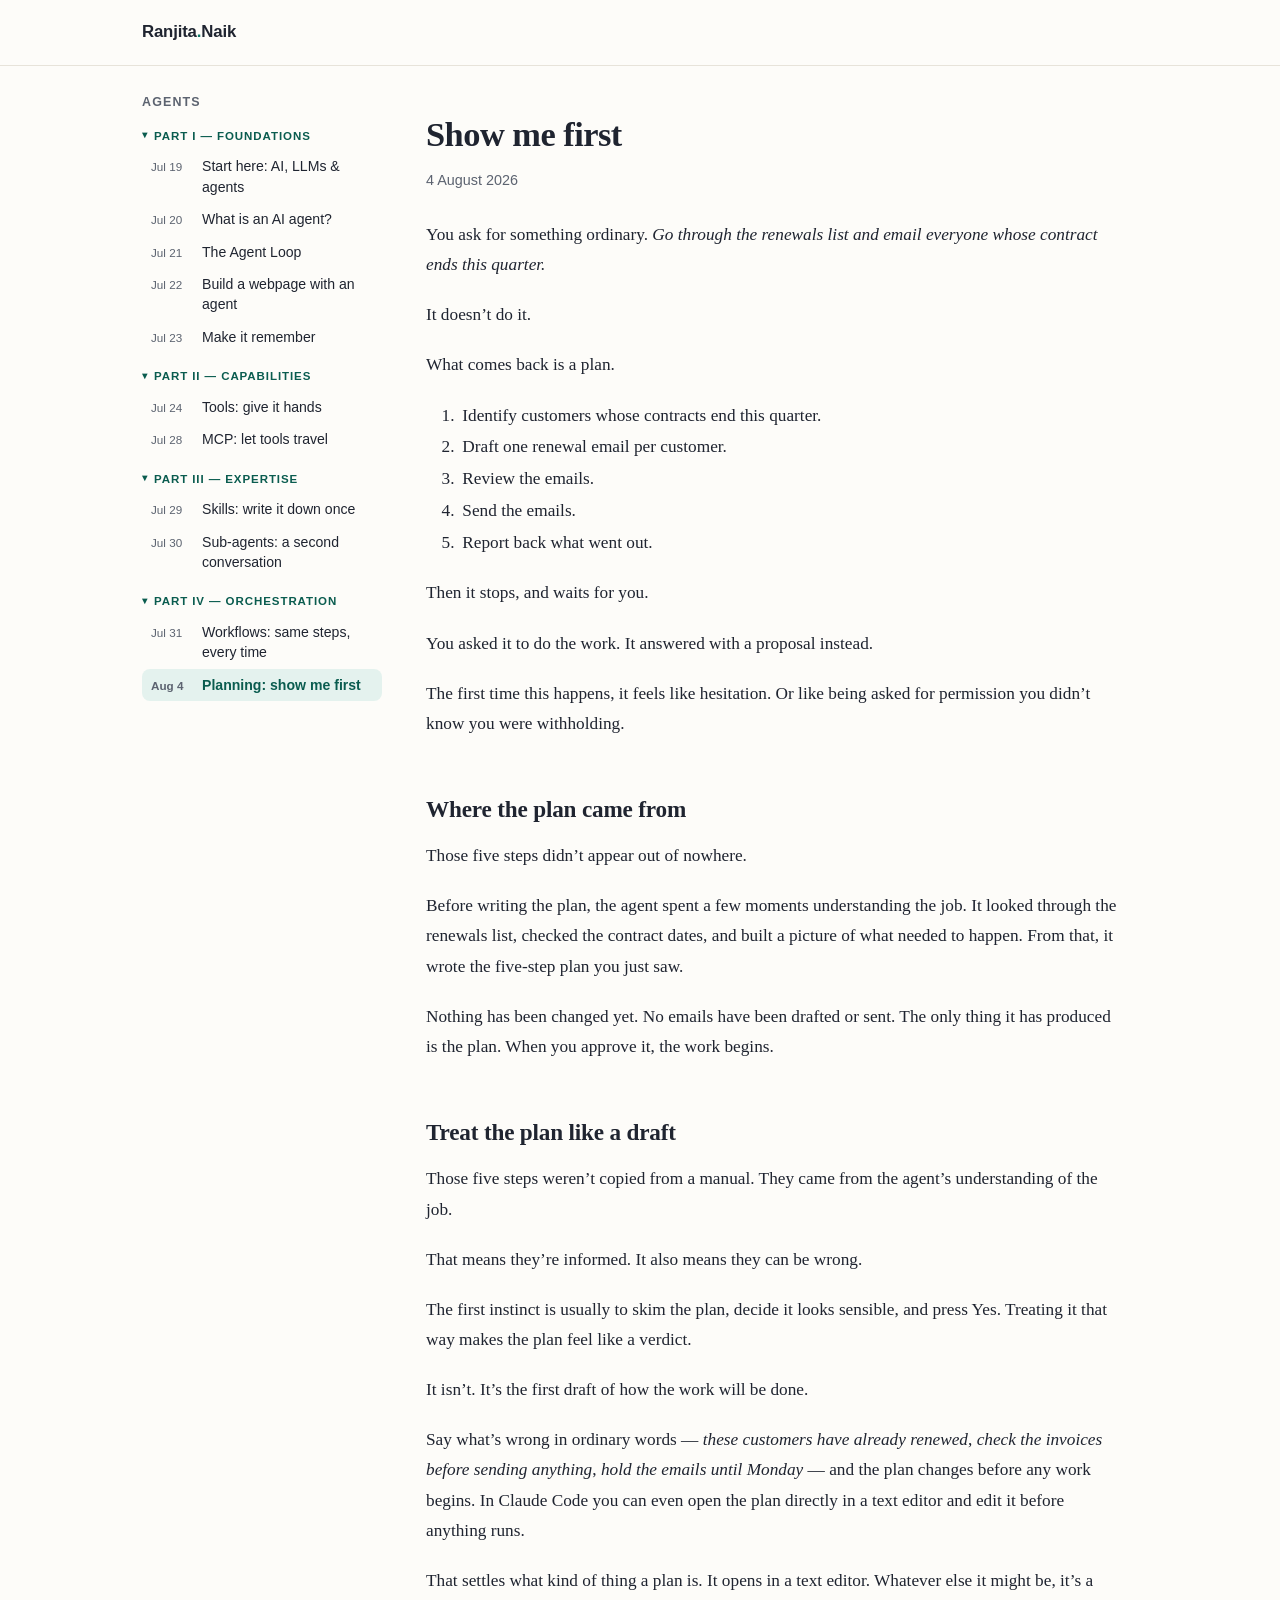
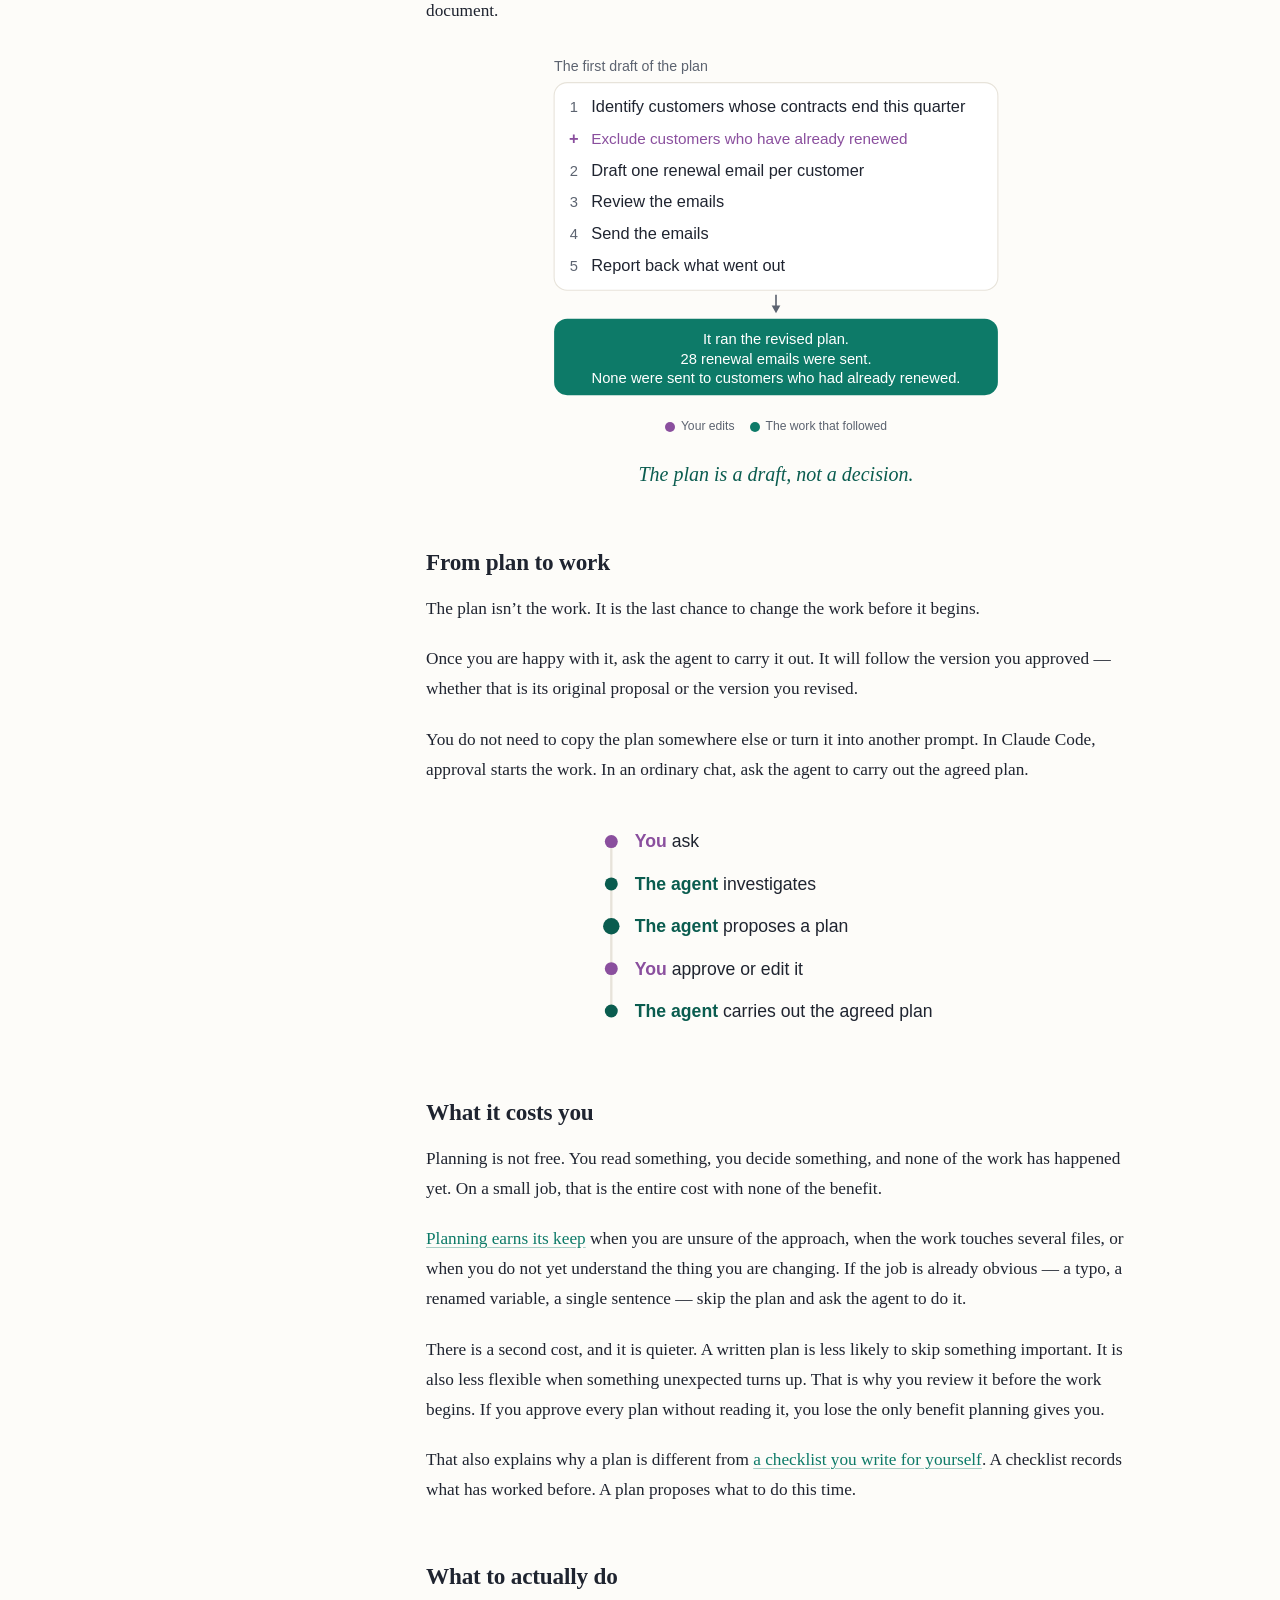
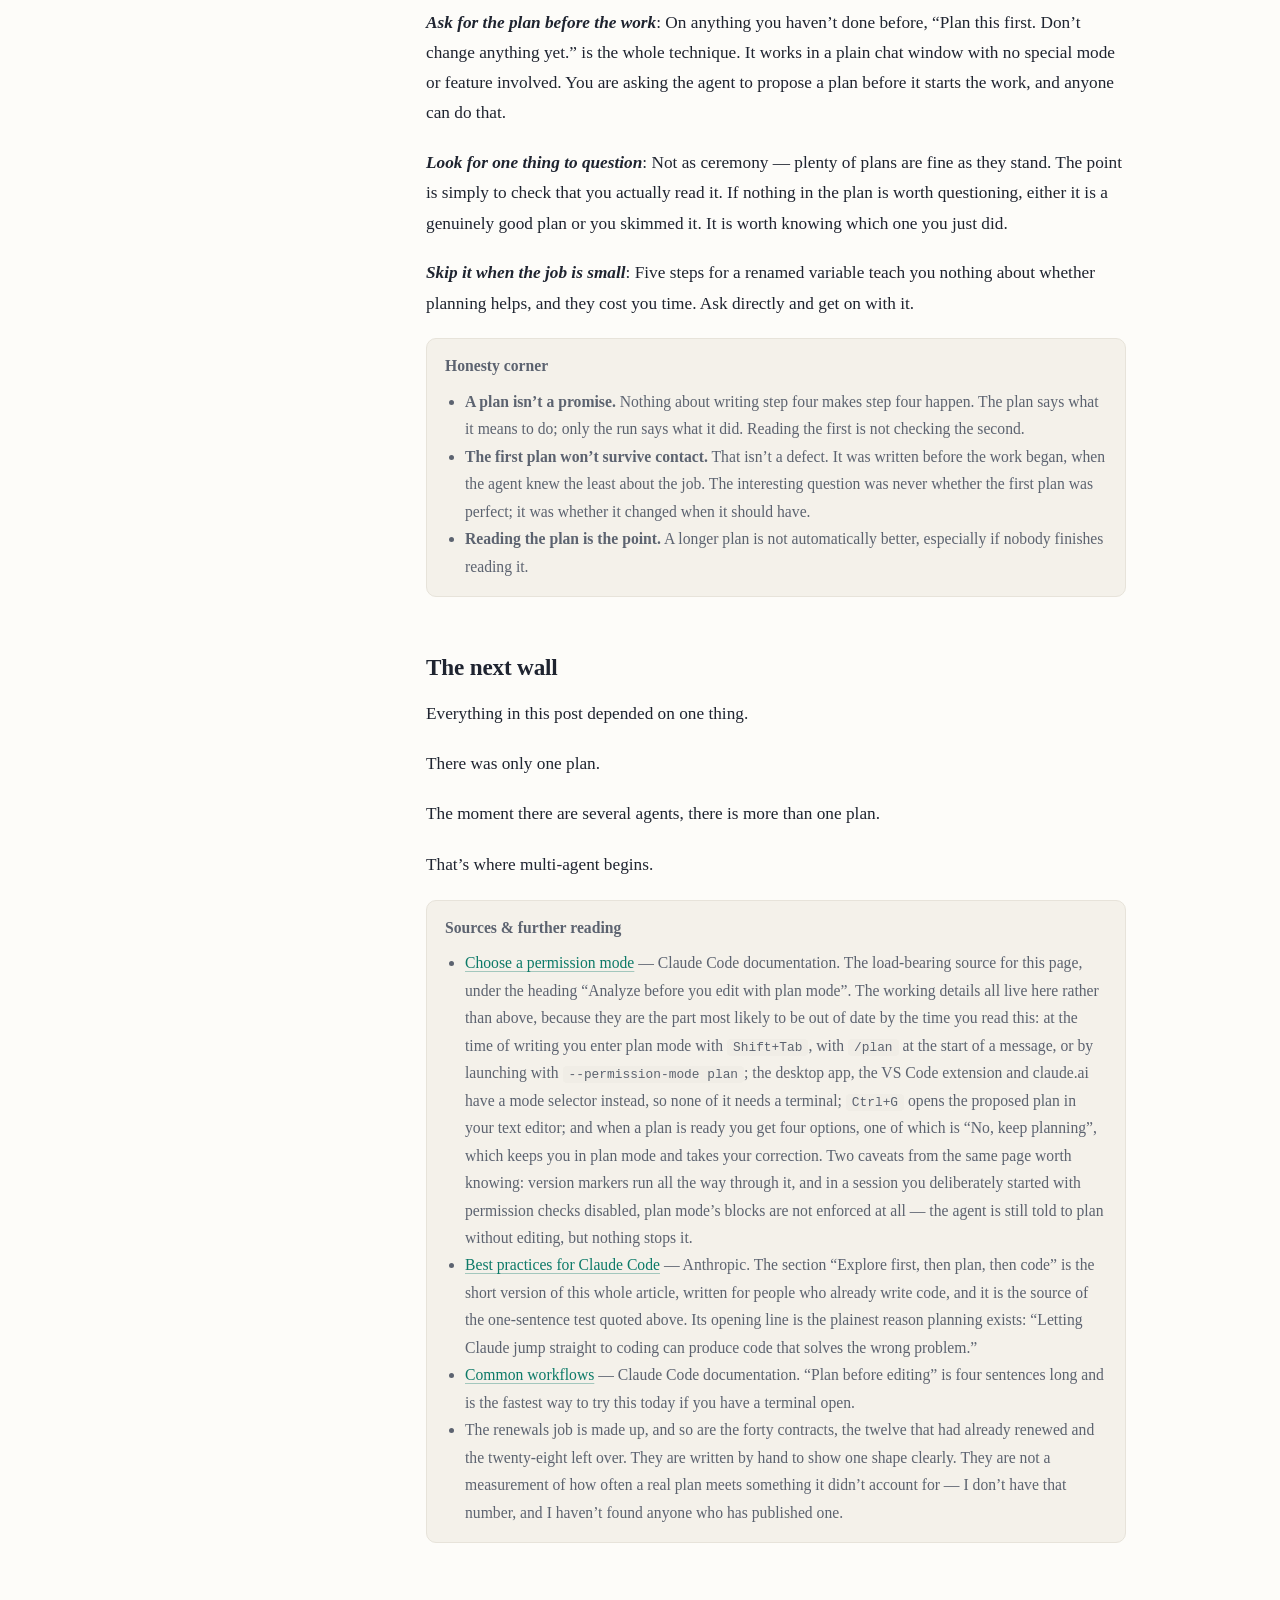
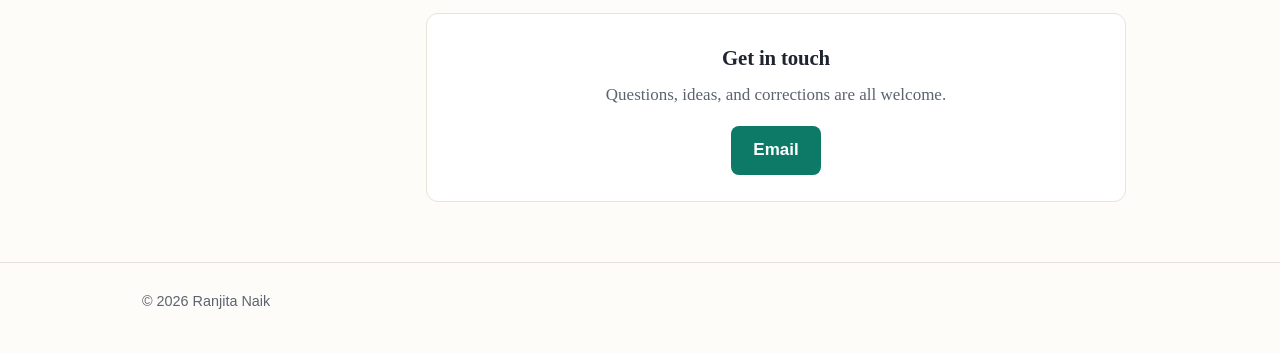
<file: learn/planning.html>
<!DOCTYPE html>
<html lang="en">
<head>
<meta charset="UTF-8">
<meta name="viewport" content="width=device-width, initial-scale=1.0">
<link rel="icon" href="data:image/svg+xml,%3Csvg xmlns=%27http://www.w3.org/2000/svg%27 viewBox=%270 0 64 64%27%3E%3Crect width=%2764%27 height=%2764%27 rx=%2714%27 fill=%27%230d7a68%27/%3E%3Ctext x=%2732%27 y=%2744%27 font-family=%27Georgia,serif%27 font-size=%2736%27 font-weight=%27bold%27 fill=%27%23fff%27 text-anchor=%27middle%27%3ER%3C/text%3E%3C/svg%3E">
<meta name="theme-color" content="#0d7a68">
<meta property="og:title" content="Show me first (Planning) &mdash; Ranjita Naik">
<meta property="og:description" content="An agent investigates, proposes a plan, and waits for your review before carrying it out. The plan is not a verdict &mdash; it is a draft you can edit.">
<meta property="og:type" content="article">
<meta property="og:url" content="https://ranjita-naik.github.io/learn/planning.html">
<meta property="og:site_name" content="Ranjita Naik">
<meta name="twitter:card" content="summary">
<link rel="alternate" type="application/rss+xml" title="Ranjita Naik &mdash; all writing" href="https://ranjita-naik.github.io/feed.xml">
<title>Show me first (Planning) &mdash; Ranjita Naik</title>
<meta name="description" content="An agent investigates, proposes a plan, and waits for your review before carrying it out. The plan is not a verdict &mdash; it is a draft you can edit.">
<style>
:root {
  --bg: #fdfcf9;
  --ink: #1f2430;
  --muted: #5c6370;
  --accent: #0d7a68;
  --accent-dark: #0a5c4f;
  --line: #e7e3da;
  --card: #ffffff;
  --serif: Charter, "Bitstream Charter", Cambria, Georgia, "Times New Roman", serif;
  --sans: -apple-system, BlinkMacSystemFont, "Segoe UI", Roboto, Helvetica, Arial, sans-serif;
  --mono: ui-monospace, "SF Mono", Menlo, Consolas, monospace;
}
* { box-sizing: border-box; }
html { scroll-behavior: smooth; }
::selection { background: #cdeae2; }
body {
  margin: 0;
  background: var(--bg);
  color: var(--ink);
  font: 17px/1.7 var(--sans);
  -webkit-font-smoothing: antialiased;
  text-rendering: optimizeLegibility;
}
.wrap { max-width: 700px; margin: 0 auto; padding: 0 22px; }
header.site {
  border-bottom: 1px solid var(--line);
  padding: 18px 0;
  background: var(--bg);
}
header.site .wrap { display: flex; align-items: baseline; justify-content: space-between; flex-wrap: wrap; gap: 8px; max-width: 1040px; }
.logo { font-weight: 700; font-size: 1.05rem; color: var(--ink); text-decoration: none; letter-spacing: -0.01em; }
.logo span { color: var(--accent); }
nav a { color: var(--muted); text-decoration: none; margin-left: 18px; font-size: 0.95rem; }
nav a:hover, nav a.active { color: var(--accent); }
h1, h2, h3 { font-family: var(--serif); font-weight: 700; }
h1 { font-size: 2.15rem; line-height: 1.22; letter-spacing: -0.015em; margin: 0 0 12px; }
h2 { font-size: 1.45rem; letter-spacing: -0.008em; margin: 2.2em 0 0.5em; }
h3 { font-size: 1.12rem; margin: 1.8em 0 0.4em; }
a { color: var(--accent); text-decoration-color: rgba(13, 122, 104, 0.35); text-underline-offset: 3px; }
a:hover { color: var(--accent-dark); text-decoration-color: rgba(10, 92, 79, 0.7); }
:focus-visible { outline: 2px solid var(--accent); outline-offset: 2px; border-radius: 2px; }
.hero { padding: 56px 0 28px; }
.hero .kicker {
  color: var(--accent);
  font-weight: 600;
  font-size: 0.85rem;
  text-transform: uppercase;
  letter-spacing: 0.08em;
  margin-bottom: 10px;
}
.hero p.lead { font-family: var(--serif); font-size: 1.22rem; line-height: 1.6; color: var(--muted); margin: 0; }
.post-list { list-style: none; padding: 0; margin: 24px 0 60px; }
.post-list li {
  background: var(--card);
  border: 1px solid var(--line);
  border-radius: 10px;
  padding: 20px 22px;
  margin-bottom: 14px;
  transition: border-color 0.15s ease;
}
.post-list li:hover { border-color: #cfc9bc; }
.post-list .date { color: var(--muted); font-size: 0.85rem; }
.post-list a.title { font-family: var(--serif); font-weight: 700; font-size: 1.18rem; line-height: 1.35; text-decoration: none; display: block; margin: 2px 0 6px; }
.post-list p { font-family: var(--serif); margin: 0; color: var(--muted); font-size: 1rem; }
.tag {
  display: inline-block;
  font-size: 0.75rem;
  font-weight: 600;
  color: var(--accent-dark);
  background: #e4f2ee;
  border-radius: 20px;
  padding: 2px 10px;
  margin-bottom: 6px;
}
article { padding: 48px 0 30px; }
article .meta { color: var(--muted); font-size: 0.9rem; margin-bottom: 28px; }
article p, article blockquote, article ul, article ol {
  font-family: var(--serif);
  font-size: 1.08rem;
  line-height: 1.75;
}
article p { margin: 0 0 1.15em; }
article blockquote {
  margin: 1.4em 0;
  padding: 4px 20px;
  border-left: 3px solid var(--accent);
  color: var(--muted);
  font-style: italic;
  font-size: 1.14rem;
}
article code, code {
  font-family: var(--mono);
  background: #f0ede6;
  border-radius: 4px;
  padding: 1px 6px;
  font-size: 0.82em;
}
.note {
  font-family: var(--serif);
  background: #f4f1ea;
  border: 1px solid var(--line);
  border-radius: 10px;
  padding: 14px 18px;
  font-size: 0.98rem;
  color: var(--muted);
}
.signup {
  background: var(--card);
  border: 1px solid var(--line);
  border-radius: 12px;
  padding: 26px;
  margin: 40px 0 60px;
  text-align: center;
}
.signup h2 { margin: 0 0 6px; font-size: 1.3rem; }
.signup p { font-family: var(--serif); color: var(--muted); margin: 0 0 16px; }
.signup .btn {
  display: inline-block;
  font-family: var(--sans);
  background: var(--accent);
  color: #fff;
  text-decoration: none;
  font-weight: 600;
  border-radius: 8px;
  padding: 10px 22px;
}
.signup .btn:hover { background: var(--accent-dark); }
footer.site {
  border-top: 1px solid var(--line);
  padding: 26px 0 40px;
  color: var(--muted);
  font-size: 0.9rem;
}
footer.site a { color: var(--muted); }
footer.site .wrap { max-width: 1040px; }
@media (max-width: 520px) {
  h1 { font-size: 1.7rem; }
  .hero { padding: 36px 0 20px; }
  article p, article blockquote, article ul, article ol { font-size: 1.04rem; }
}
@media print {
  header.site nav, .signup, footer.site { display: none; }
  body { background: #fff; }
}

/* two-column layout with date-grouped post pane */
.layout { display: grid; grid-template-columns: 240px minmax(0, 1fr); gap: 44px; max-width: 1040px; margin: 0 auto; padding: 0 22px; }
.layout > main.content { max-width: 700px; min-width: 0; }
.layout > main.content.wide { max-width: none; }
.sidebar { position: sticky; top: 24px; align-self: start; padding: 26px 0; }
.sb-title { font-family: var(--sans); font-size: 0.78rem; font-weight: 700; text-transform: uppercase; letter-spacing: 0.09em; color: var(--muted); margin-bottom: 10px; }
.sb-month { font-family: var(--sans); font-size: 0.72rem; font-weight: 700; text-transform: uppercase; letter-spacing: 0.08em; color: var(--accent-dark); margin: 14px 0 4px; }
.sb-item { display: flex; gap: 9px; align-items: baseline; font-family: var(--sans); font-size: 0.88rem; line-height: 1.45; color: var(--ink); text-decoration: none; padding: 6px 9px; border-radius: 8px; }
.sb-item:hover { background: #f0ede6; color: var(--accent-dark); }
.sb-item.on { background: #e4f2ee; color: var(--accent-dark); font-weight: 600; }
.sb-d { flex: 0 0 42px; font-size: 0.73rem; color: var(--muted); }
.sb-links { font-family: var(--sans); font-size: 0.8rem; color: var(--muted); margin-top: 18px; padding-top: 14px; border-top: 1px solid var(--line); line-height: 2; }
.sb-links a { color: var(--muted); }
.sb-links a:hover { color: var(--accent-dark); }
@media (max-width: 880px) {
  .layout { grid-template-columns: 1fr; gap: 0; }
  .sidebar { position: static; order: 2; border-top: 1px solid var(--line); margin-top: 20px; }
}
@media print { .sidebar { display: none; } }

/* inline-code chips must NOT apply inside pre blocks */
pre code { background: transparent; padding: 0; border-radius: 0; font-size: inherit; color: inherit; }
/* readable selection inside dark code blocks */
pre ::selection, pre::selection { background: #0d7a68; color: #ffffff; }
/* collapsible month groups (pane + homepage) */
details.sb-group > summary, details.mgroup > summary {
  cursor: pointer; list-style: none; display: flex; align-items: center; gap: 6px;
  font-family: var(--sans); font-size: 0.72rem; font-weight: 700;
  text-transform: uppercase; letter-spacing: 0.08em; color: var(--accent-dark); margin: 14px 0 4px;
}
details.sb-group > summary::-webkit-details-marker, details.mgroup > summary::-webkit-details-marker { display: none; }
details.sb-group > summary::before, details.mgroup > summary::before { content: "\25B8"; font-size: 0.85em; transition: transform 0.15s ease; }
details.sb-group[open] > summary::before, details.mgroup[open] > summary::before { transform: rotate(90deg); }
details.mgroup > summary { font-size: 0.78rem; margin: 20px 0 10px; }
</style>
<style>
/* ---- the pull-quote carrying the mental model ---- */
.beat { font-family: var(--serif); font-size: 1.25rem; font-style: italic; color: var(--accent-dark); text-align: center; margin: 20px 0; }

/* ---- the plan, shown rather than described, in the cold open ---- */
.planlist { margin: 0 0 1.15em; padding-left: 1.9em; }
.planlist li { margin: 0.1em 0; padding-left: 0.2em; }

/* ---- signature figure: the marked-up plan ---- */
.fig { margin: 26px 0 8px; }
/* viewBox is 400 wide on purpose: at a 360px viewport the column is ~316px, so
   the figure scales 0.79 and its 15px labels still render above 11px. Capping
   the desktop width at 470 keeps the same labels from ballooning past 18px. */
.fig svg { display: block; width: 100%; max-width: 470px; height: auto; margin: 0 auto; }
/* the lifecycle timeline is narrower, so it can be capped tighter and still
   render its labels larger than the marked-up-plan figure does. */
.fig.flow svg { max-width: 400px; }
.figkey { display: flex; flex-wrap: wrap; gap: 8px 15px; justify-content: center; margin: 12px 2px 0; font-family: var(--sans); font-size: 0.76rem; color: var(--muted); }
.figkey span { display: inline-flex; align-items: center; gap: 6px; }
.figkey i { width: 10px; height: 10px; border-radius: 50%; display: inline-block; flex: none; }

/* ---- run-in case labels (heading and its paragraph share a line) ---- */
.ri { margin: 0 0 1.15em; }
.ri h3 { display: inline; font-size: 1.08rem; font-style: italic; margin: 0; }
.ri h3::after { content: ": "; font-weight: 400; font-style: normal; }
.ri p { display: inline; }

</style>
</head>
<body>
<header class="site">
  <div class="wrap">
    <a class="logo" href="../index.html">Ranjita<span>.</span>Naik</a>
  </div>
</header>

<div class="layout">
<aside class="sidebar" aria-label="Posts, grouped by curriculum part">
  <div class="sb-title">Agents</div>
  <details class="sb-group" open>
    <summary>Part I &mdash; Foundations</summary>
    <a class="sb-item" href="../posts/start-here-llms-and-agents.html"><span class="sb-d">Jul 19</span><span>Start here: AI, LLMs &amp; agents</span></a>
    <a class="sb-item" href="../posts/what-is-an-ai-agent.html"><span class="sb-d">Jul 20</span><span>What is an AI agent?</span></a>
    <a class="sb-item" href="../learn/agent-loop.html"><span class="sb-d">Jul 21</span><span>The Agent Loop</span></a>
    <a class="sb-item" href="../learn/build-with-an-agent.html"><span class="sb-d">Jul 22</span><span>Build a webpage with an agent</span></a>
    <a class="sb-item" href="../learn/make-it-remember.html"><span class="sb-d">Jul 23</span><span>Make it remember</span></a>
  </details>
  <details class="sb-group" open>
    <summary>Part II &mdash; Capabilities</summary>
    <a class="sb-item" href="../learn/tools.html"><span class="sb-d">Jul 24</span><span>Tools: give it hands</span></a>
    <a class="sb-item" href="../learn/mcp.html"><span class="sb-d">Jul 28</span><span>MCP: let tools travel</span></a>
  </details>
  <details class="sb-group" open>
    <summary>Part III &mdash; Expertise</summary>
    <a class="sb-item" href="../learn/skills.html"><span class="sb-d">Jul 29</span><span>Skills: write it down once</span></a>
    <a class="sb-item" href="../learn/sub-agents.html"><span class="sb-d">Jul 30</span><span>Sub-agents: a second conversation</span></a>
  </details>
  <details class="sb-group" open>
    <summary>Part IV &mdash; Orchestration</summary>
    <a class="sb-item" href="../learn/workflows.html"><span class="sb-d">Jul 31</span><span>Workflows: same steps, every time</span></a>
    <a class="sb-item on" href="../learn/planning.html"><span class="sb-d">Aug 4</span><span>Planning: show me first</span></a>
  </details>
</aside>
<main class="content">
  <article>
    <h1>Show me first</h1>
    <div class="meta">4 August 2026</div>

    <p>You ask for something ordinary. <em>Go through the renewals list and email everyone whose contract ends this quarter.</em></p>

    <p>It doesn&rsquo;t do it.</p>

    <p>What comes back is a plan.</p>

    <ol class="planlist">
      <li>Identify customers whose contracts end this quarter.</li>
      <li>Draft one renewal email per customer.</li>
      <li>Review the emails.</li>
      <li>Send the emails.</li>
      <li>Report back what went out.</li>
    </ol>

    <p>Then it stops, and waits for you.</p>

    <p>You asked it to do the work. It answered with a proposal instead.</p>

    <p>The first time this happens, it feels like hesitation. Or like being asked for permission you didn&rsquo;t know you were withholding.</p>

    <h2>Where the plan came from</h2>

    <p>Those five steps didn&rsquo;t appear out of nowhere.</p>

    <p>Before writing the plan, the agent spent a few moments understanding the job. It looked through the renewals list, checked the contract dates, and built a picture of what needed to happen. From that, it wrote the five-step plan you just saw.</p>

    <p>Nothing has been changed yet. No emails have been drafted or sent. The only thing it has produced is the plan. When you approve it, the work begins.</p>

    <h2>Treat the plan like a draft</h2>

    <p>Those five steps weren&rsquo;t copied from a manual. They came from the agent&rsquo;s understanding of the job.</p>

    <p>That means they&rsquo;re informed. It also means they can be wrong.</p>

    <p>The first instinct is usually to skim the plan, decide it looks sensible, and press Yes. Treating it that way makes the plan feel like a verdict.</p>

    <p>It isn&rsquo;t. It&rsquo;s the first draft of how the work will be done.</p>

    <p>Say what&rsquo;s wrong in ordinary words &mdash; <em>these customers have already renewed</em>, <em>check the invoices before sending anything</em>, <em>hold the emails until Monday</em> &mdash; and the plan changes before any work begins. In Claude Code you can even open the plan directly in a text editor and edit it before anything runs.</p>

    <p>That settles what kind of thing a plan is. It opens in a text editor. Whatever else it might be, it&rsquo;s a document.</p>

    <div class="fig">
      <svg viewBox="0 0 430 322" role="img" aria-label="The first draft of a plan, drawn as a page of five numbered steps, with one step inserted by the reader in purple straight after step one: &lsquo;exclude customers who have already renewed&rsquo;. Underneath, a teal band reads: it ran the revised plan &mdash; 28 renewal emails were sent, none were sent to customers who had already renewed.">
        <text x="12" y="17" font-family="-apple-system, BlinkMacSystemFont, Segoe UI, Roboto, Helvetica, Arial, sans-serif" font-size="13" fill="#5c6370">The first draft of the plan</text>

        <rect x="12" y="28" width="406" height="190" rx="12" fill="#ffffff" stroke="#e7e3da"></rect>

        <g font-family="-apple-system, BlinkMacSystemFont, Segoe UI, Roboto, Helvetica, Arial, sans-serif" font-size="15" fill="#1f2430">
          <text x="30" y="55" font-size="13.5" fill="#5c6370" text-anchor="middle">1</text>
          <text x="46" y="55">Identify customers whose contracts end this quarter</text>

          <text x="30" y="84" font-size="15" fill="#8a4f9e" text-anchor="middle" font-weight="700">+</text>
          <text x="46" y="84" font-size="14" fill="#8a4f9e">Exclude customers who have already renewed</text>

          <text x="30" y="113" font-size="13.5" fill="#5c6370" text-anchor="middle">2</text>
          <text x="46" y="113">Draft one renewal email per customer</text>

          <text x="30" y="142" font-size="13.5" fill="#5c6370" text-anchor="middle">3</text>
          <text x="46" y="142">Review the emails</text>

          <text x="30" y="171" font-size="13.5" fill="#5c6370" text-anchor="middle">4</text>
          <text x="46" y="171">Send the emails</text>

          <text x="30" y="200" font-size="13.5" fill="#5c6370" text-anchor="middle">5</text>
          <text x="46" y="200">Report back what went out</text>
        </g>

        <line x1="215" y1="222" x2="215" y2="236" stroke="#5c6370" stroke-width="1.5"></line>
        <path d="M211 232 L215 239 L219 232 Z" fill="#5c6370"></path>

        <rect x="12" y="244" width="406" height="70" rx="12" fill="#0d7a68"></rect>
        <text x="215" y="267" font-family="-apple-system, BlinkMacSystemFont, Segoe UI, Roboto, Helvetica, Arial, sans-serif" font-size="13.5" fill="#ffffff" text-anchor="middle">It ran the revised plan.</text>
        <text x="215" y="285" font-family="-apple-system, BlinkMacSystemFont, Segoe UI, Roboto, Helvetica, Arial, sans-serif" font-size="13.5" fill="#ffffff" text-anchor="middle">28 renewal emails were sent.</text>
        <text x="215" y="303" font-family="-apple-system, BlinkMacSystemFont, Segoe UI, Roboto, Helvetica, Arial, sans-serif" font-size="13.5" fill="#ffffff" text-anchor="middle">None were sent to customers who had already renewed.</text>
      </svg>
      <div class="figkey">
        <span><i style="background:#8a4f9e"></i>Your edits</span>
        <span><i style="background:#0d7a68"></i>The work that followed</span>
      </div>
    </div>

    <p class="beat">The plan is a draft, not a decision.</p>

    <h2>From plan to work</h2>

    <p>The plan isn&rsquo;t the work. It is the last chance to change the work before it begins.</p>

    <p>Once you are happy with it, ask the agent to carry it out. It will follow the version you approved &mdash; whether that is its original proposal or the version you revised.</p>

    <p>You do not need to copy the plan somewhere else or turn it into another prompt. In Claude Code, approval starts the work. In an ordinary chat, ask the agent to carry out the agreed plan.</p>

    <div class="fig flow">
      <svg viewBox="0 0 340 196" role="img" aria-label="A five-step sequence running top to bottom: you ask, the agent investigates, the agent proposes a plan, you approve or edit it, the agent carries out the agreed plan.">
        <line x1="30" y1="26" x2="30" y2="170" stroke="#e7e3da" stroke-width="2"></line>
        <g font-family="-apple-system, BlinkMacSystemFont, Segoe UI, Roboto, Helvetica, Arial, sans-serif" font-size="15" fill="#1f2430">

          <circle cx="30" cy="26" r="5.5" fill="#8a4f9e"></circle>
          <text x="50" y="31"><tspan font-weight="700" fill="#8a4f9e">You</tspan> ask</text>

          <circle cx="30" cy="62" r="5.5" fill="#0a5c4f"></circle>
          <text x="50" y="67"><tspan font-weight="700" fill="#0a5c4f">The agent</tspan> investigates</text>

          <circle cx="30" cy="98" r="7" fill="#0a5c4f"></circle>
          <text x="50" y="103"><tspan font-weight="700" fill="#0a5c4f">The agent</tspan> proposes a plan</text>

          <circle cx="30" cy="134" r="5.5" fill="#8a4f9e"></circle>
          <text x="50" y="139"><tspan font-weight="700" fill="#8a4f9e">You</tspan> approve or edit it</text>

          <circle cx="30" cy="170" r="5.5" fill="#0a5c4f"></circle>
          <text x="50" y="175"><tspan font-weight="700" fill="#0a5c4f">The agent</tspan> carries out the agreed plan</text>

        </g>
      </svg>
    </div>

    <h2>What it costs you</h2>

    <p>Planning is not free. You read something, you decide something, and none of the work has happened yet. On a small job, that is the entire cost with none of the benefit.</p>

    <p><a href="https://code.claude.com/docs/en/best-practices">Planning earns its keep</a> when you are unsure of the approach, when the work touches several files, or when you do not yet understand the thing you are changing. If the job is already obvious &mdash; a typo, a renamed variable, a single sentence &mdash; skip the plan and ask the agent to do it.</p>

    <p>There is a second cost, and it is quieter. A written plan is less likely to skip something important. It is also less flexible when something unexpected turns up. That is why you review it before the work begins. If you approve every plan without reading it, you lose the only benefit planning gives you.</p>

    <p>That also explains why a plan is different from <a href="../learn/workflows.html">a checklist you write for yourself</a>. A checklist records what has worked before. A plan proposes what to do this time.</p>

    <h2>What to actually do</h2>

    <div class="ri"><h3>Ask for the plan before the work</h3><p>On anything you haven&rsquo;t done before, &ldquo;Plan this first. Don&rsquo;t change anything yet.&rdquo; is the whole technique. It works in a plain chat window with no special mode or feature involved. You are asking the agent to propose a plan before it starts the work, and anyone can do that.</p></div>

    <div class="ri"><h3>Look for one thing to question</h3><p>Not as ceremony &mdash; plenty of plans are fine as they stand. The point is simply to check that you actually read it. If nothing in the plan is worth questioning, either it is a genuinely good plan or you skimmed it. It is worth knowing which one you just did.</p></div>

    <div class="ri"><h3>Skip it when the job is small</h3><p>Five steps for a renamed variable teach you nothing about whether planning helps, and they cost you time. Ask directly and get on with it.</p></div>

    <div class="note"><strong>Honesty corner</strong>
    <ul style="margin:8px 0 2px; padding-left:20px; font-size:inherit;">
      <li><strong>A plan isn&rsquo;t a promise.</strong> Nothing about writing step four makes step four happen. The plan says what it means to do; only the run says what it did. Reading the first is not checking the second.</li>
      <li><strong>The first plan won&rsquo;t survive contact.</strong> That isn&rsquo;t a defect. It was written before the work began, when the agent knew the least about the job. The interesting question was never whether the first plan was perfect; it was whether it changed when it should have.</li>
      <li><strong>Reading the plan is the point.</strong> A longer plan is not automatically better, especially if nobody finishes reading it.</li>
    </ul></div>

    <h2>The next wall</h2>

    <p>Everything in this post depended on one thing.</p>

    <p>There was only one plan.</p>

    <p>The moment there are several agents, there is more than one plan.</p>

    <p>That&rsquo;s where multi-agent begins.</p>

    <div class="note"><strong>Sources &amp; further reading</strong>
    <ul style="margin:8px 0 2px; padding-left:20px; font-size:inherit;">
      <li><a href="https://code.claude.com/docs/en/permission-modes">Choose a permission mode</a> &mdash; Claude Code documentation. The load-bearing source for this page, under the heading &ldquo;Analyze before you edit with plan mode&rdquo;. The working details all live here rather than above, because they are the part most likely to be out of date by the time you read this: at the time of writing you enter plan mode with <code>Shift+Tab</code>, with <code>/plan</code> at the start of a message, or by launching with <code>--permission-mode plan</code>; the desktop app, the VS Code extension and claude.ai have a mode selector instead, so none of it needs a terminal; <code>Ctrl+G</code> opens the proposed plan in your text editor; and when a plan is ready you get four options, one of which is &ldquo;No, keep planning&rdquo;, which keeps you in plan mode and takes your correction. Two caveats from the same page worth knowing: version markers run all the way through it, and in a session you deliberately started with permission checks disabled, plan mode&rsquo;s blocks are not enforced at all &mdash; the agent is still told to plan without editing, but nothing stops it.</li>
      <li><a href="https://code.claude.com/docs/en/best-practices">Best practices for Claude Code</a> &mdash; Anthropic. The section &ldquo;Explore first, then plan, then code&rdquo; is the short version of this whole article, written for people who already write code, and it is the source of the one-sentence test quoted above. Its opening line is the plainest reason planning exists: &ldquo;Letting Claude jump straight to coding can produce code that solves the wrong problem.&rdquo;</li>
      <li><a href="https://code.claude.com/docs/en/common-workflows">Common workflows</a> &mdash; Claude Code documentation. &ldquo;Plan before editing&rdquo; is four sentences long and is the fastest way to try this today if you have a terminal open.</li>
      <li>The renewals job is made up, and so are the forty contracts, the twelve that had already renewed and the twenty-eight left over. They are written by hand to show one shape clearly. They are not a measurement of how often a real plan meets something it didn&rsquo;t account for &mdash; I don&rsquo;t have that number, and I haven&rsquo;t found anyone who has published one.</li>
    </ul></div>
  </article>

  <section class="signup">
    <h2>Get in touch</h2>
    <p>Questions, ideas, and corrections are all welcome.</p>
    <a class="btn" href="mailto:ranjitawrites@gmail.com">Email</a>
  </section>
</main>
</div>

<footer class="site">
  <div class="wrap">
    &copy; 2026 Ranjita Naik
  </div>
</footer>

<!-- Analytics: GoatCounter — privacy-friendly, cookie-free -->
<script data-goatcounter="https://ranjita-naik.goatcounter.com/count" async src="//gc.zgo.at/count.js"></script>
</body>
</html>
</file>
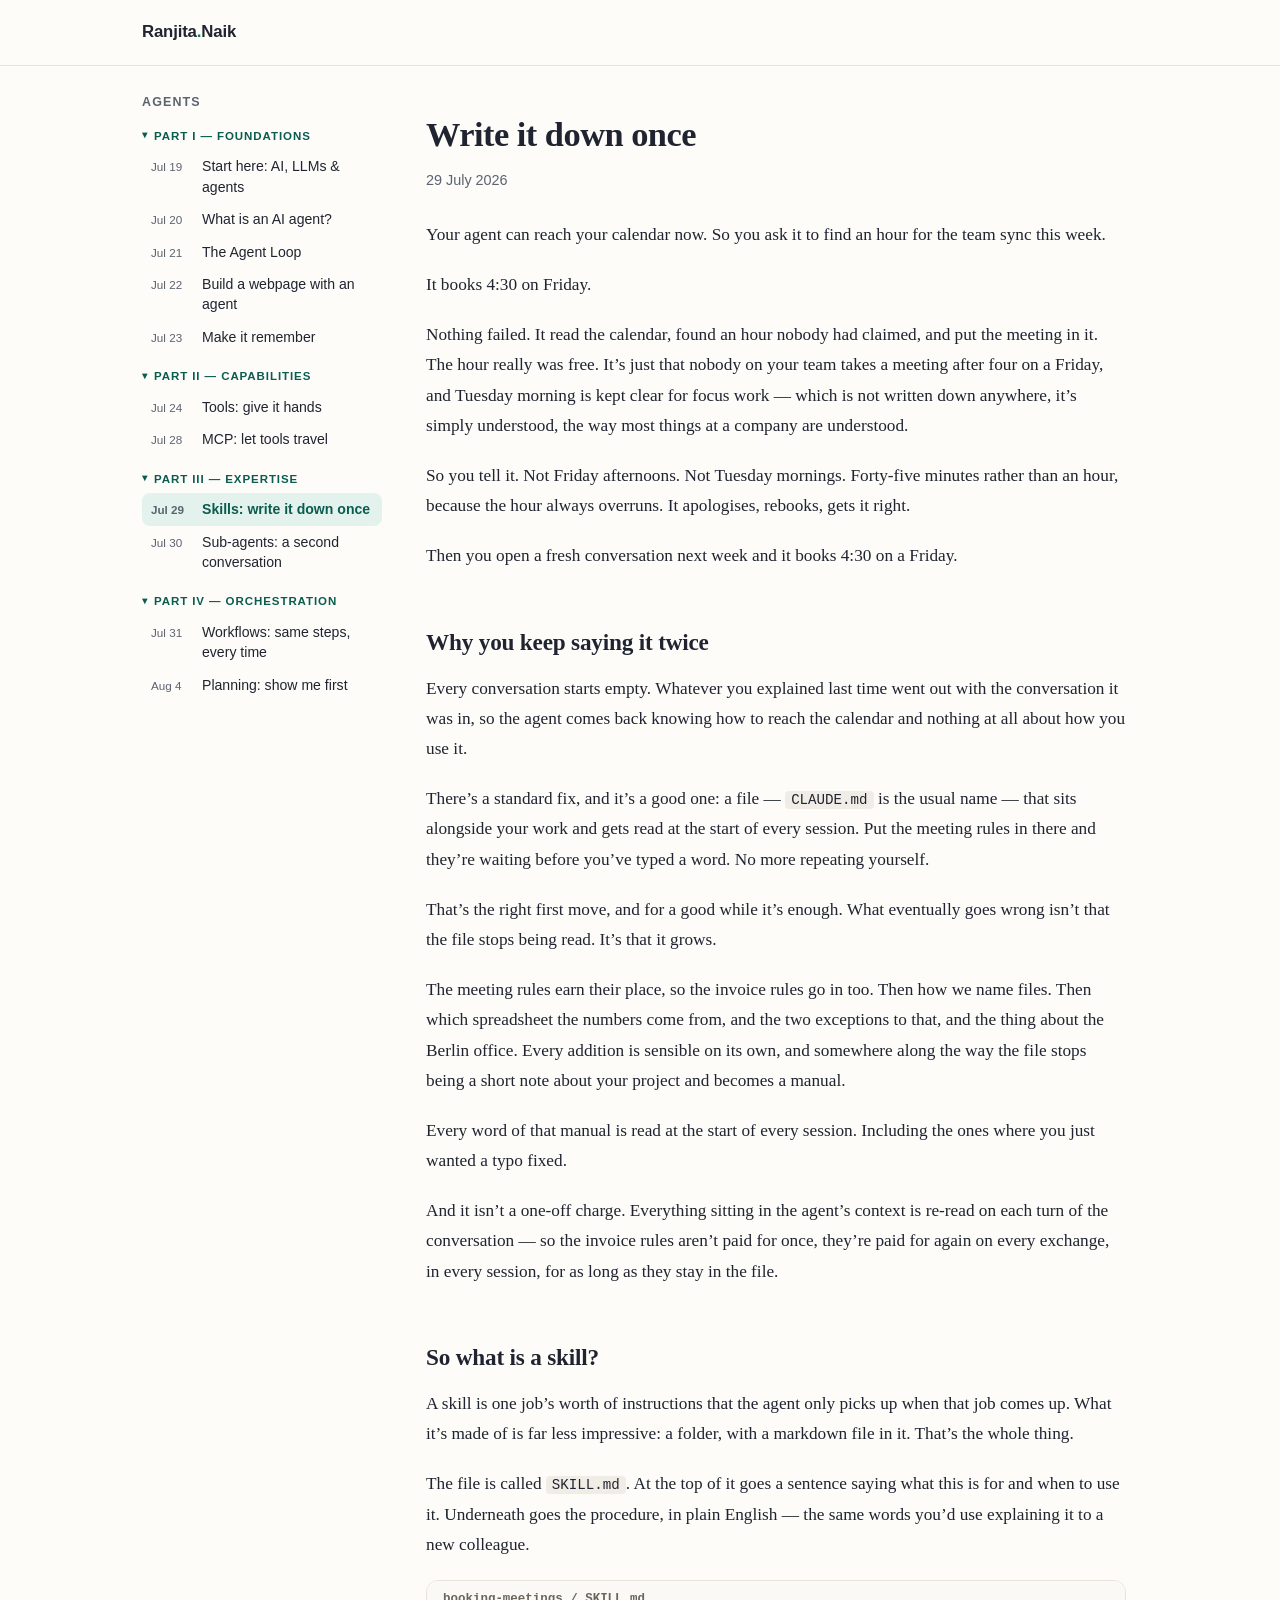
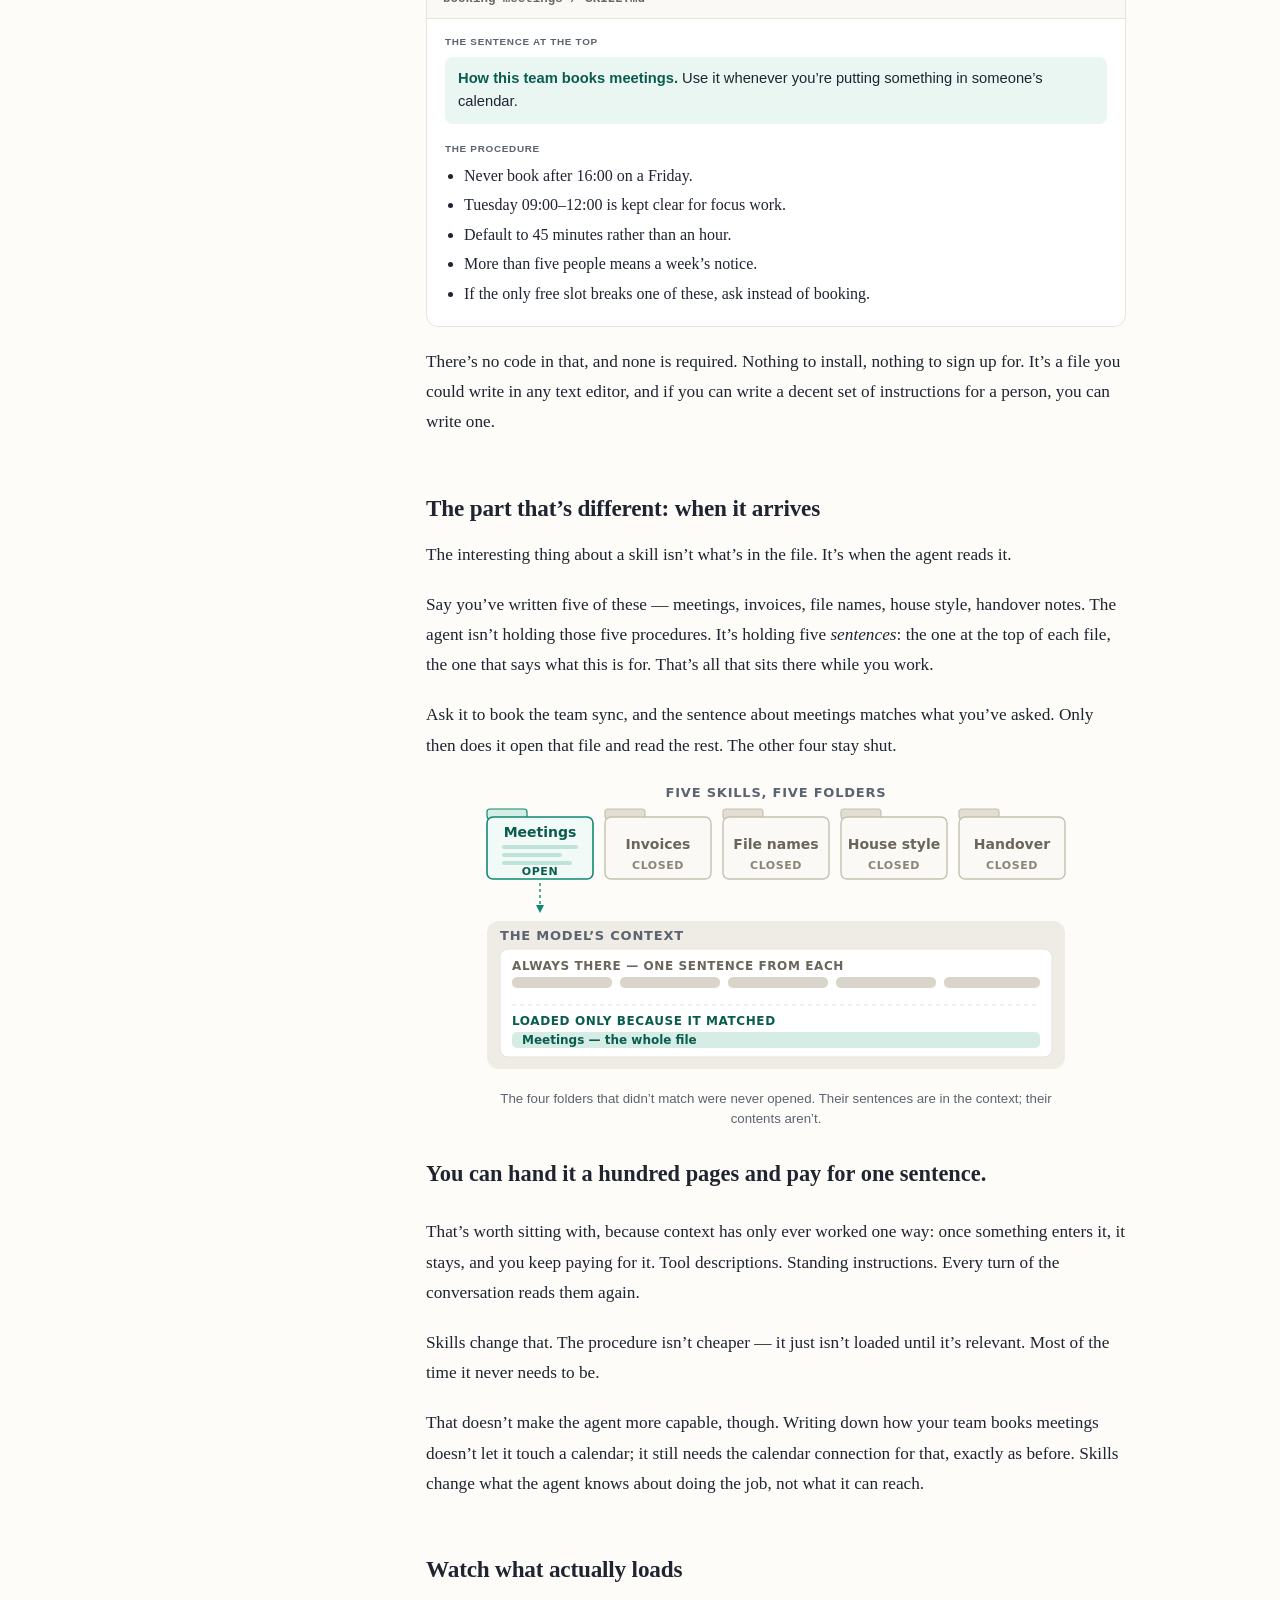
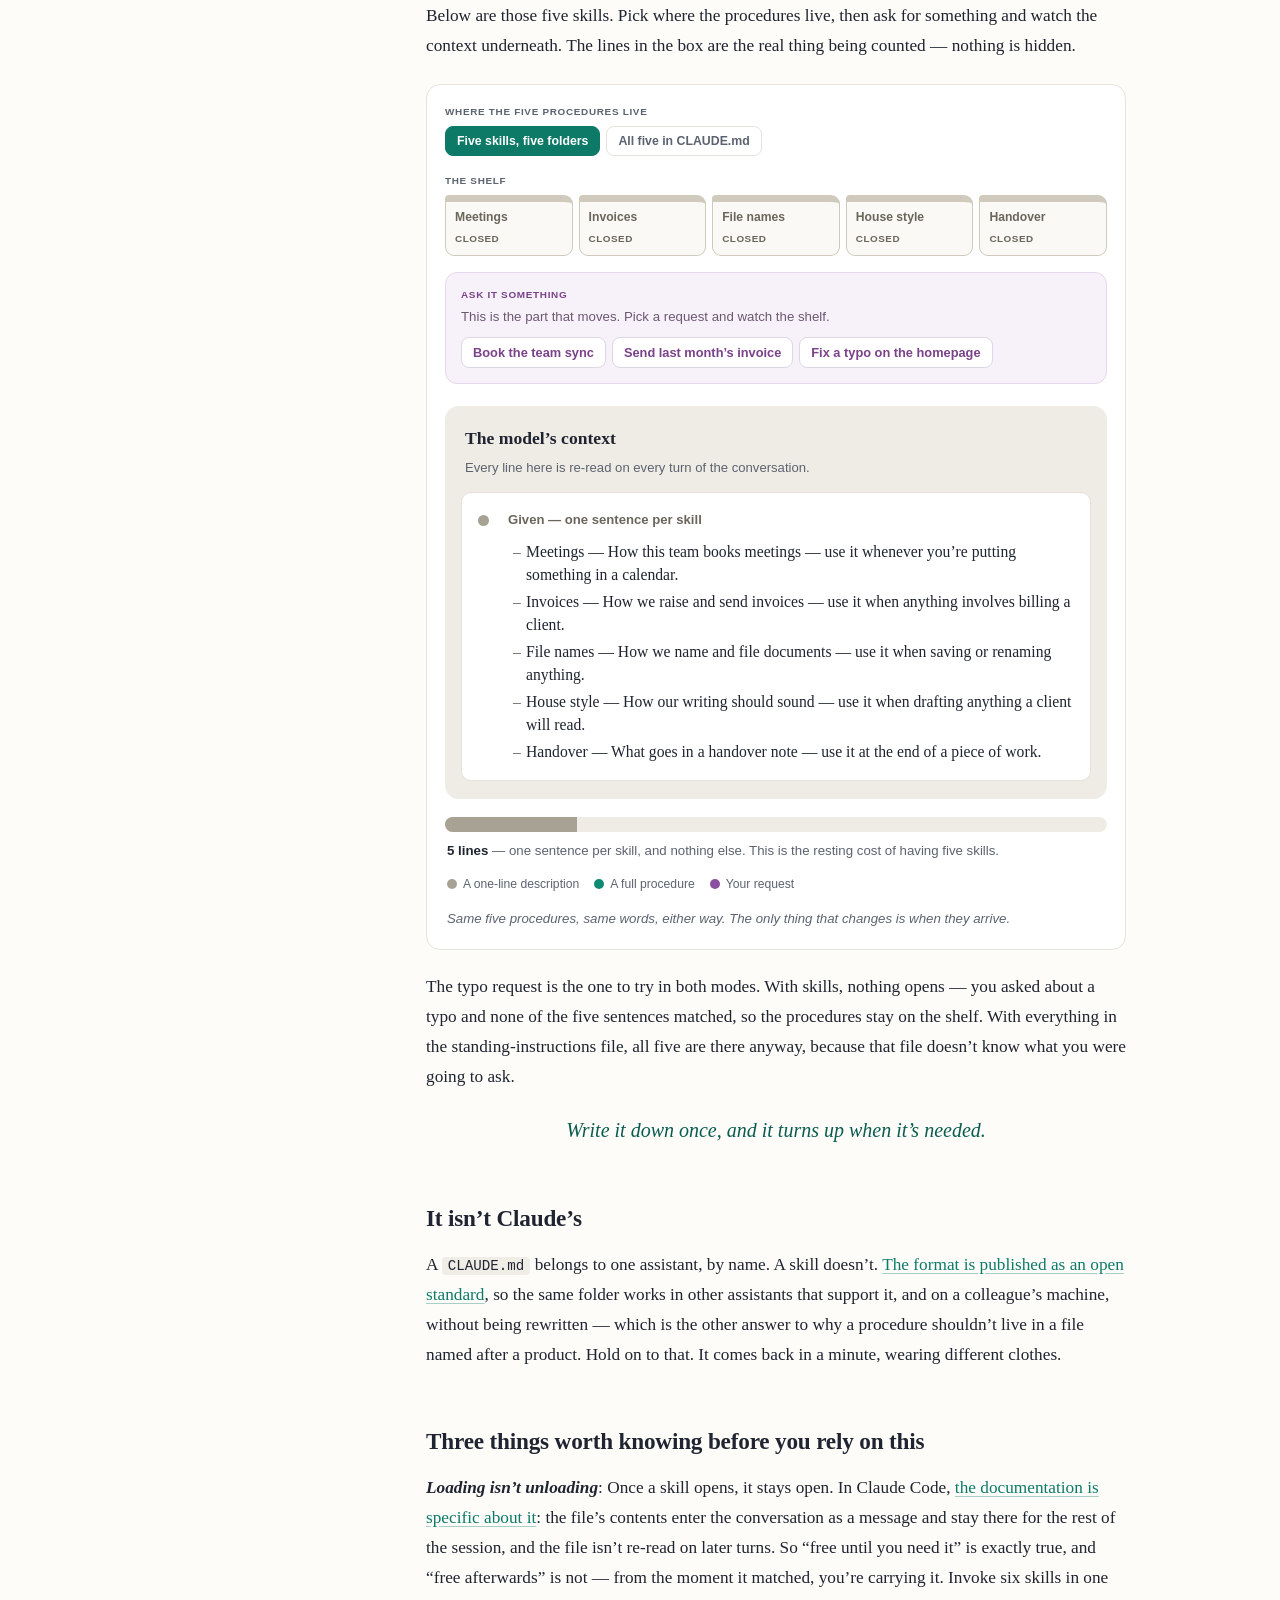
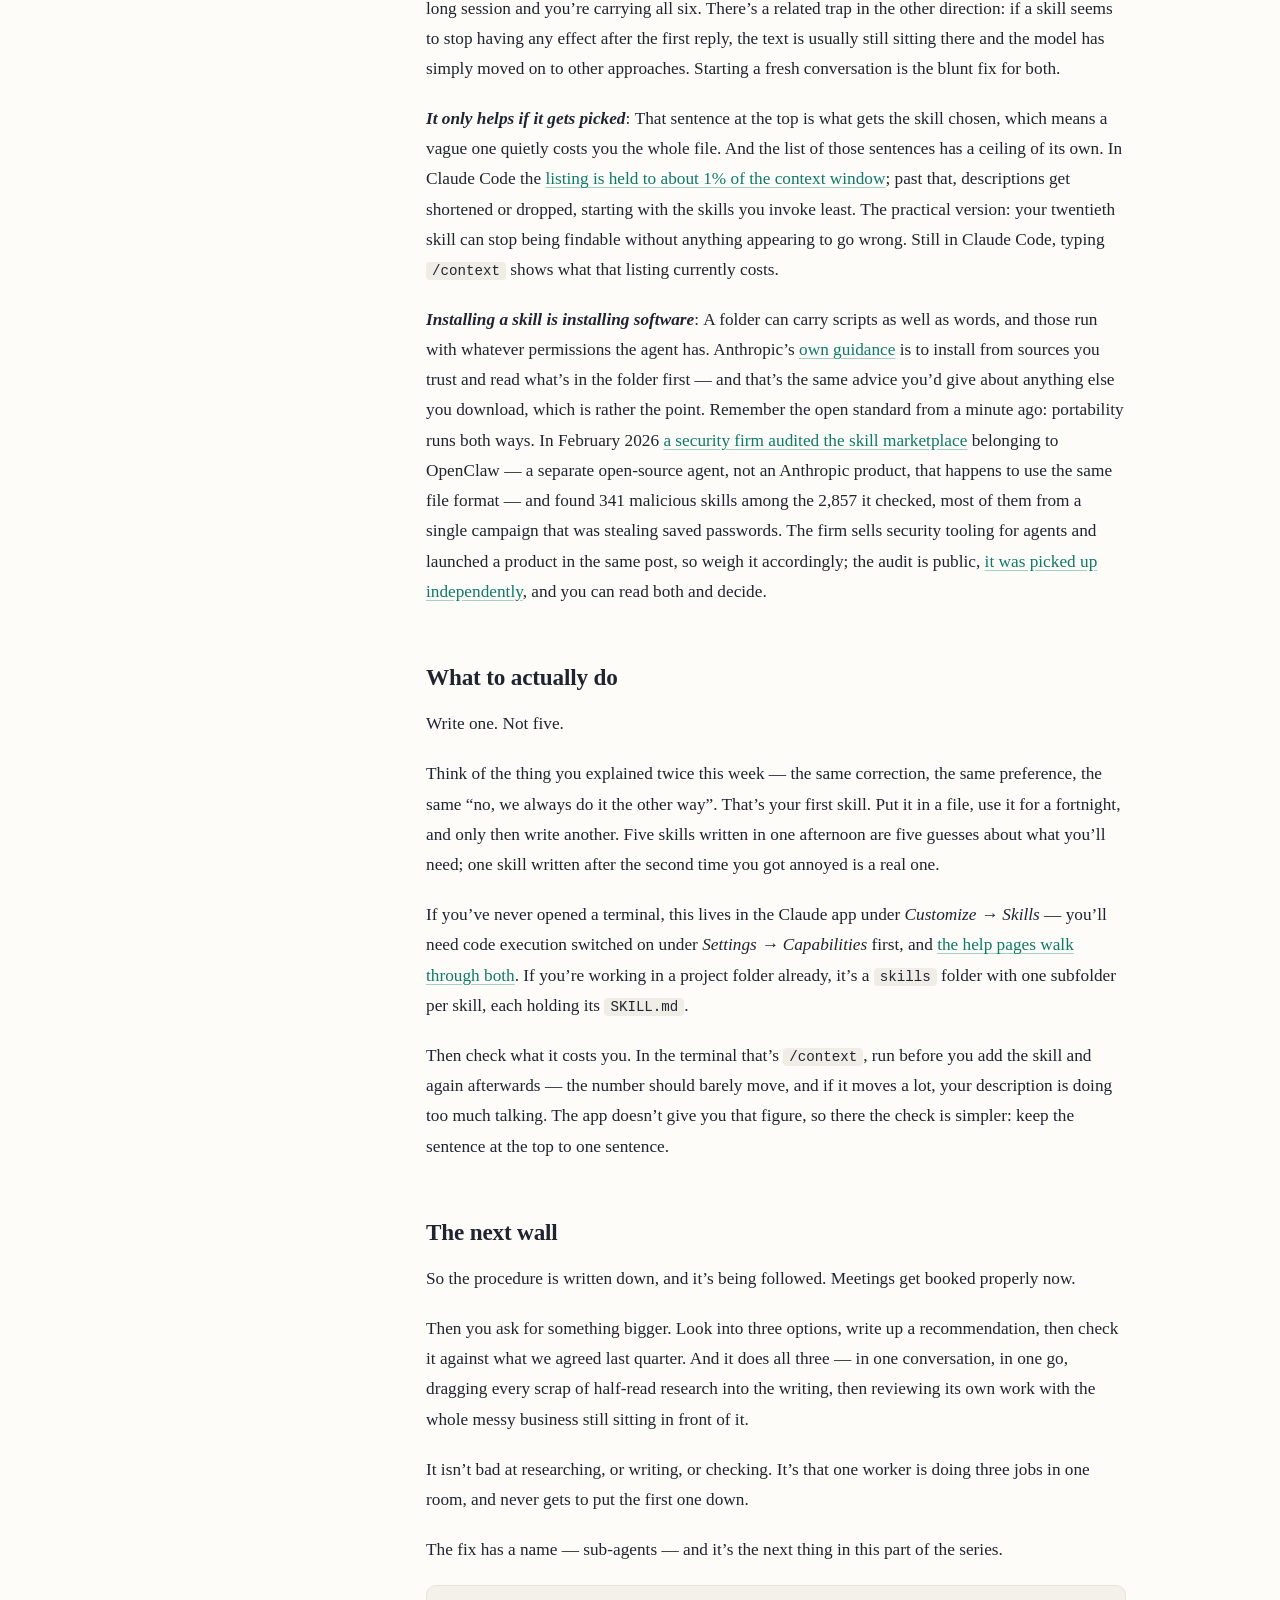
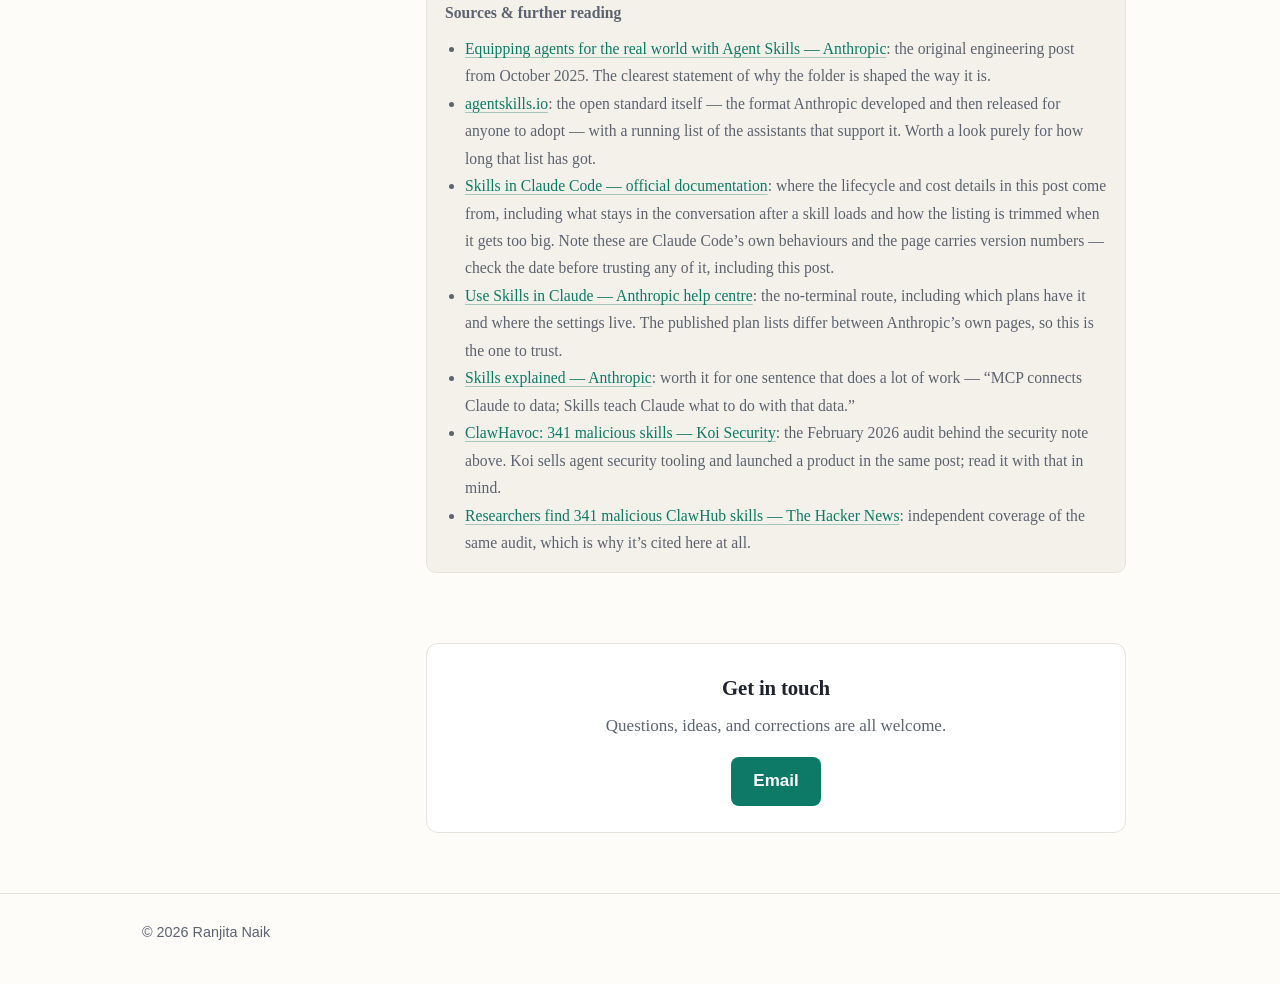
<file: learn/skills.html>
<!DOCTYPE html>
<html lang="en">
<head>
<meta charset="UTF-8">
<meta name="viewport" content="width=device-width, initial-scale=1.0">
<link rel="icon" href="data:image/svg+xml,%3Csvg xmlns=%27http://www.w3.org/2000/svg%27 viewBox=%270 0 64 64%27%3E%3Crect width=%2764%27 height=%2764%27 rx=%2714%27 fill=%27%230d7a68%27/%3E%3Ctext x=%2732%27 y=%2744%27 font-family=%27Georgia,serif%27 font-size=%2736%27 font-weight=%27bold%27 fill=%27%23fff%27 text-anchor=%27middle%27%3ER%3C/text%3E%3C/svg%3E">
<meta name="theme-color" content="#0d7a68">
<meta property="og:title" content="Write it down once (Skills) — Ranjita Naik">
<meta property="og:description" content="Your agent can reach your calendar and still book 4:30 on a Friday. Teaching it how you work turns out to be a folder and a file — and it barely costs anything.">
<meta property="og:type" content="article">
<meta property="og:url" content="https://ranjita-naik.github.io/learn/skills.html">
<meta property="og:site_name" content="Ranjita Naik">
<meta name="twitter:card" content="summary">
<link rel="alternate" type="application/rss+xml" title="Ranjita Naik — all writing" href="https://ranjita-naik.github.io/feed.xml">
<title>Write it down once (Skills) — Ranjita Naik</title>
<meta name="description" content="Your agent can reach your calendar and still book 4:30 on a Friday. Teaching it how you work turns out to be a folder and a file — and it barely costs anything.">
<style>
:root {
  --bg: #fdfcf9;
  --ink: #1f2430;
  --muted: #5c6370;
  --accent: #0d7a68;
  --accent-dark: #0a5c4f;
  --line: #e7e3da;
  --card: #ffffff;
  --serif: Charter, "Bitstream Charter", Cambria, Georgia, "Times New Roman", serif;
  --sans: -apple-system, BlinkMacSystemFont, "Segoe UI", Roboto, Helvetica, Arial, sans-serif;
  --mono: ui-monospace, "SF Mono", Menlo, Consolas, monospace;
}
* { box-sizing: border-box; }
html { scroll-behavior: smooth; }
::selection { background: #cdeae2; }
body {
  margin: 0;
  background: var(--bg);
  color: var(--ink);
  font: 17px/1.7 var(--sans);
  -webkit-font-smoothing: antialiased;
  text-rendering: optimizeLegibility;
}
.wrap { max-width: 700px; margin: 0 auto; padding: 0 22px; }
header.site {
  border-bottom: 1px solid var(--line);
  padding: 18px 0;
  background: var(--bg);
}
header.site .wrap { display: flex; align-items: baseline; justify-content: space-between; flex-wrap: wrap; gap: 8px; max-width: 1040px; }
.logo { font-weight: 700; font-size: 1.05rem; color: var(--ink); text-decoration: none; letter-spacing: -0.01em; }
.logo span { color: var(--accent); }
nav a { color: var(--muted); text-decoration: none; margin-left: 18px; font-size: 0.95rem; }
nav a:hover, nav a.active { color: var(--accent); }
h1, h2, h3 { font-family: var(--serif); font-weight: 700; }
h1 { font-size: 2.15rem; line-height: 1.22; letter-spacing: -0.015em; margin: 0 0 12px; }
h2 { font-size: 1.45rem; letter-spacing: -0.008em; margin: 2.2em 0 0.5em; }
h3 { font-size: 1.12rem; margin: 1.8em 0 0.4em; }
a { color: var(--accent); text-decoration-color: rgba(13, 122, 104, 0.35); text-underline-offset: 3px; }
a:hover { color: var(--accent-dark); text-decoration-color: rgba(10, 92, 79, 0.7); }
:focus-visible { outline: 2px solid var(--accent); outline-offset: 2px; border-radius: 2px; }
.hero { padding: 56px 0 28px; }
.hero .kicker {
  color: var(--accent);
  font-weight: 600;
  font-size: 0.85rem;
  text-transform: uppercase;
  letter-spacing: 0.08em;
  margin-bottom: 10px;
}
.hero p.lead { font-family: var(--serif); font-size: 1.22rem; line-height: 1.6; color: var(--muted); margin: 0; }
.post-list { list-style: none; padding: 0; margin: 24px 0 60px; }
.post-list li {
  background: var(--card);
  border: 1px solid var(--line);
  border-radius: 10px;
  padding: 20px 22px;
  margin-bottom: 14px;
  transition: border-color 0.15s ease;
}
.post-list li:hover { border-color: #cfc9bc; }
.post-list .date { color: var(--muted); font-size: 0.85rem; }
.post-list a.title { font-family: var(--serif); font-weight: 700; font-size: 1.18rem; line-height: 1.35; text-decoration: none; display: block; margin: 2px 0 6px; }
.post-list p { font-family: var(--serif); margin: 0; color: var(--muted); font-size: 1rem; }
.tag {
  display: inline-block;
  font-size: 0.75rem;
  font-weight: 600;
  color: var(--accent-dark);
  background: #e4f2ee;
  border-radius: 20px;
  padding: 2px 10px;
  margin-bottom: 6px;
}
article { padding: 48px 0 30px; }
article .meta { color: var(--muted); font-size: 0.9rem; margin-bottom: 28px; }
article p, article blockquote, article ul, article ol {
  font-family: var(--serif);
  font-size: 1.08rem;
  line-height: 1.75;
}
article p { margin: 0 0 1.15em; }
article blockquote {
  margin: 1.4em 0;
  padding: 4px 20px;
  border-left: 3px solid var(--accent);
  color: var(--muted);
  font-style: italic;
  font-size: 1.14rem;
}
article code, code {
  font-family: var(--mono);
  background: #f0ede6;
  border-radius: 4px;
  padding: 1px 6px;
  font-size: 0.82em;
}
.note {
  font-family: var(--serif);
  background: #f4f1ea;
  border: 1px solid var(--line);
  border-radius: 10px;
  padding: 14px 18px;
  font-size: 0.98rem;
  color: var(--muted);
}
.signup {
  background: var(--card);
  border: 1px solid var(--line);
  border-radius: 12px;
  padding: 26px;
  margin: 40px 0 60px;
  text-align: center;
}
.signup h2 { margin: 0 0 6px; font-size: 1.3rem; }
.signup p { font-family: var(--serif); color: var(--muted); margin: 0 0 16px; }
.signup .btn {
  display: inline-block;
  font-family: var(--sans);
  background: var(--accent);
  color: #fff;
  text-decoration: none;
  font-weight: 600;
  border-radius: 8px;
  padding: 10px 22px;
}
.signup .btn:hover { background: var(--accent-dark); }
footer.site {
  border-top: 1px solid var(--line);
  padding: 26px 0 40px;
  color: var(--muted);
  font-size: 0.9rem;
}
footer.site a { color: var(--muted); }
footer.site .wrap { max-width: 1040px; }
@media (max-width: 520px) {
  h1 { font-size: 1.7rem; }
  .hero { padding: 36px 0 20px; }
  article p, article blockquote, article ul, article ol { font-size: 1.04rem; }
}
@media print {
  header.site nav, .signup, footer.site { display: none; }
  body { background: #fff; }
}

/* two-column layout with date-grouped post pane */
.layout { display: grid; grid-template-columns: 240px minmax(0, 1fr); gap: 44px; max-width: 1040px; margin: 0 auto; padding: 0 22px; }
.layout > main.content { max-width: 700px; min-width: 0; }
.layout > main.content.wide { max-width: none; }
.sidebar { position: sticky; top: 24px; align-self: start; padding: 26px 0; }
.sb-title { font-family: var(--sans); font-size: 0.78rem; font-weight: 700; text-transform: uppercase; letter-spacing: 0.09em; color: var(--muted); margin-bottom: 10px; }
.sb-month { font-family: var(--sans); font-size: 0.72rem; font-weight: 700; text-transform: uppercase; letter-spacing: 0.08em; color: var(--accent-dark); margin: 14px 0 4px; }
.sb-item { display: flex; gap: 9px; align-items: baseline; font-family: var(--sans); font-size: 0.88rem; line-height: 1.45; color: var(--ink); text-decoration: none; padding: 6px 9px; border-radius: 8px; }
.sb-item:hover { background: #f0ede6; color: var(--accent-dark); }
.sb-item.on { background: #e4f2ee; color: var(--accent-dark); font-weight: 600; }
.sb-d { flex: 0 0 42px; font-size: 0.73rem; color: var(--muted); }
.sb-links { font-family: var(--sans); font-size: 0.8rem; color: var(--muted); margin-top: 18px; padding-top: 14px; border-top: 1px solid var(--line); line-height: 2; }
.sb-links a { color: var(--muted); }
.sb-links a:hover { color: var(--accent-dark); }
@media (max-width: 880px) {
  .layout { grid-template-columns: 1fr; gap: 0; }
  .sidebar { position: static; order: 2; border-top: 1px solid var(--line); margin-top: 20px; }
}
@media print { .sidebar { display: none; } }

/* inline-code chips must NOT apply inside pre blocks */
pre code { background: transparent; padding: 0; border-radius: 0; font-size: inherit; color: inherit; }
/* readable selection inside dark code blocks */
pre ::selection, pre::selection { background: #0d7a68; color: #ffffff; }
/* collapsible month groups (pane + homepage) */
details.sb-group > summary, details.mgroup > summary {
  cursor: pointer; list-style: none; display: flex; align-items: center; gap: 6px;
  font-family: var(--sans); font-size: 0.72rem; font-weight: 700;
  text-transform: uppercase; letter-spacing: 0.08em; color: var(--accent-dark); margin: 14px 0 4px;
}
details.sb-group > summary::-webkit-details-marker, details.mgroup > summary::-webkit-details-marker { display: none; }
details.sb-group > summary::before, details.mgroup > summary::before { content: "\25B8"; font-size: 0.85em; transition: transform 0.15s ease; }
details.sb-group[open] > summary::before, details.mgroup[open] > summary::before { transform: rotate(90deg); }
details.mgroup > summary { font-size: 0.78rem; margin: 20px 0 10px; }
</style>
<style>
/* ---- the memorable line ---- */
.bigidea { font-family: var(--serif); font-size: 1.4rem; line-height: 1.4; font-weight: 700; color: var(--ink); padding: 4px 0; margin: 24px 0; }
/* ---- a standalone beat (a callback line, quieter than the big idea) ---- */
.beat { font-family: var(--serif); font-size: 1.25rem; font-style: italic; color: var(--accent-dark); text-align: center; margin: 20px 0; }

/* ---- the shelf: signature figure ---- */
.shelfv { width: 100%; height: auto; max-width: 600px; display: block; margin: 22px auto 6px; }
.figcap { font-family: var(--sans); font-size: 0.83rem; color: var(--muted); text-align: center; margin: 0 auto 22px; max-width: 560px; line-height: 1.55; }

/* ---- what a SKILL.md looks like ---- */
.skillfile { border: 1px solid var(--line); border-radius: 12px; background: #fff; margin: 20px 0; overflow: hidden; }
.skillfile .fname { font-family: var(--mono); font-size: 0.78rem; font-weight: 700; color: #6b665c; background: #faf9f5; border-bottom: 1px solid var(--line); padding: 8px 16px; }
.skillfile .fbody { padding: 14px 18px 16px; }
.skillfile .top { font-family: var(--sans); font-size: 0.92rem; line-height: 1.6; color: var(--ink); background: #e9f6f2; border-radius: 8px; padding: 10px 13px; }
.skillfile .top em { color: var(--accent-dark); font-style: normal; font-weight: 700; }
.skillfile .toplab, .skillfile .bodlab { font-family: var(--sans); font-size: 0.62rem; font-weight: 700; text-transform: uppercase; letter-spacing: 0.07em; color: var(--muted); margin: 0 0 6px; }
.skillfile .bodlab { margin-top: 16px; }
.skillfile .proc { font-family: var(--serif); font-size: 1rem; line-height: 1.65; color: var(--ink); margin: 0; padding-left: 19px; }
.skillfile .proc li { margin-bottom: 3px; }

/* ---- the model's context, carried over from the Tools and MCP posts ---- */
.pagev { background: #efece5; border-radius: 14px; padding: 16px 16px 18px; margin: 22px 0 0; }
.pagev-h { padding: 2px 4px 13px; }
.pagev-h b { display: block; font-family: var(--serif); font-size: 1.1rem; font-weight: 700; color: var(--ink); }
.pagev-h span { display: block; font-family: var(--sans); font-size: 0.82rem; color: var(--muted); margin-top: 3px; }
.card { background: #fff; border: 1px solid #e7e3da; border-radius: 10px; padding: 3px 16px; }
.row { display: grid; grid-template-columns: 30px 1fr; padding: 13px 0; border-top: 1px solid #eee9df; }
.row:first-child { border-top: 0; }
.rdot { grid-area: 1 / 1; width: 11px; height: 11px; border-radius: 50%; margin-top: 6px; }
.rlab { grid-area: 1 / 2; font-family: var(--sans); font-size: 0.82rem; font-weight: 700; margin-bottom: 5px; }
.rbody { grid-area: 2 / 2; font-family: var(--serif); font-size: 0.98rem; line-height: 1.5; color: var(--ink); }
.rbody .ln { display: block; }
.rbody .li { display: block; padding-left: 18px; margin-top: 3px; position: relative; }
.rbody .li::before { content: "\2013"; position: absolute; left: 5px; color: #6b665c; }
.rbody .fresh { background: #e9f6f2; border-radius: 5px; box-shadow: 0 0 0 3px #e9f6f2; }
.rbody .dim { color: #6b665c; }
.row.setup .rdot { background: #a7a294; } .row.setup .rlab { color: #6b665c; }
.row.you .rdot { background: #8a4f9e; } .row.you .rlab { color: #7a4288; }
.row.skill .rdot { background: #0e8a72; } .row.skill .rlab { color: #0a5c4f; }
.legend { display: flex; flex-wrap: wrap; gap: 8px 15px; margin: 13px 2px 0; font-family: var(--sans); font-size: 0.76rem; color: var(--muted); }
.legend span { display: inline-flex; align-items: center; gap: 6px; }
.legend i { width: 10px; height: 10px; border-radius: 50%; display: inline-block; }
.pagenote { font-family: var(--serif); font-size: 1.05rem; line-height: 1.55; color: #2f3a44; border-left: 4px solid var(--accent); padding: 4px 0 4px 18px; margin: 20px 0; }
.pagenote b { color: var(--accent-dark); }

/* ---- signature interactive: the shelf ---- */
.sim { background: var(--card); border: 1px solid var(--line); border-radius: 14px; padding: 18px; margin: 22px 0; }
.modebar { display: flex; flex-wrap: wrap; gap: 6px; margin-bottom: 4px; }
.modebar button { font-family: var(--sans); font-size: 0.77rem; font-weight: 600; border: 1px solid var(--line); background: #fff; color: var(--muted); border-radius: 8px; padding: 7px 11px; cursor: pointer; text-align: left; }
.modebar button.on { background: var(--accent); border-color: var(--accent); color: #fff; }
.simlab { font-family: var(--sans); font-size: 0.62rem; font-weight: 700; text-transform: uppercase; letter-spacing: 0.07em; color: var(--muted); margin: 16px 0 6px; }
.simlab:first-child { margin-top: 0; }
.askbox { background: #f7f2f9; border: 1px solid #e4d9ea; border-radius: 12px; padding: 13px 15px 15px; margin: 16px 0 0; }
.askbox .asklab { margin: 0 0 4px; color: #7a4288; }
.askhint { font-family: var(--sans); font-size: 0.83rem; color: #6b5872; margin: 0 0 10px; line-height: 1.5; }
.asks { display: flex; flex-wrap: wrap; gap: 6px; }
.asks button { font-family: var(--sans); font-size: 0.8rem; font-weight: 600; border: 1px solid #ddd6e4; background: #fff; color: #7a4288; border-radius: 8px; padding: 7px 11px; cursor: pointer; }
.asks button.on { background: #8a4f9e; border-color: #8a4f9e; color: #fff; }
.shelf { display: grid; grid-template-columns: repeat(5, 1fr); gap: 6px; }
@media (max-width: 560px) { .shelf { grid-template-columns: repeat(2, 1fr); } .modebar button { flex: 1 1 100%; } }
.fold { border: 1.5px solid #cfcabb; border-top-width: 7px; border-radius: 4px 9px 9px 9px; background: #faf9f5; padding: 8px 9px 9px; transition: border-color .2s ease, background .2s ease; }
.fold b { display: block; font-family: var(--sans); font-size: 0.76rem; font-weight: 700; color: #6b665c; line-height: 1.3; }
.fold span { display: block; font-family: var(--sans); font-size: 0.68rem; color: var(--muted); margin-top: 4px; line-height: 1.4; }
.fold.open { border-color: #0e8a72; background: #f2faf7; }
.fold.open b { color: var(--accent-dark); }
.fold .state { display: block; font-family: var(--sans); font-size: 0.62rem; font-weight: 700; text-transform: uppercase; letter-spacing: 0.05em; margin-top: 6px; color: #6b665c; }
.fold.open .state { color: var(--accent-dark); }
.meterwrap { margin: 18px 0 0; }
.meterbar { height: 15px; border-radius: 8px; background: #efece5; overflow: hidden; display: flex; }
.meterbar i { display: block; height: 100%; transition: width .3s ease; }
.meterbar i.mi-s { background: #a7a294; }
.meterbar i.mi-b { background: #0e8a72; }
.metertext { font-family: var(--sans); font-size: 0.83rem; color: var(--muted); margin: 8px 2px 0; line-height: 1.6; }
.metertext b { color: var(--ink); }
.simnote { font-family: var(--sans); font-size: 0.83rem; color: var(--muted); font-style: italic; margin: 13px 2px 0; }

/* ---- run-in case labels (heading and its paragraph share a line) ---- */
.ri { margin: 0 0 1.15em; }
.ri h3 { display: inline; font-size: 1.08rem; font-style: italic; margin: 0; }
.ri h3::after { content: ": "; font-weight: 400; font-style: normal; }
.ri p { display: inline; }
</style>
</head>
<body>
<header class="site">
  <div class="wrap">
    <a class="logo" href="../index.html">Ranjita<span>.</span>Naik</a>
  </div>
</header>

<div class="layout">
<aside class="sidebar" aria-label="Posts, grouped by curriculum part">
  <div class="sb-title">Agents</div>
  <details class="sb-group" open>
    <summary>Part I — Foundations</summary>
    <a class="sb-item" href="../posts/start-here-llms-and-agents.html"><span class="sb-d">Jul 19</span><span>Start here: AI, LLMs &amp; agents</span></a>
    <a class="sb-item" href="../posts/what-is-an-ai-agent.html"><span class="sb-d">Jul 20</span><span>What is an AI agent?</span></a>
    <a class="sb-item" href="../learn/agent-loop.html"><span class="sb-d">Jul 21</span><span>The Agent Loop</span></a>
    <a class="sb-item" href="../learn/build-with-an-agent.html"><span class="sb-d">Jul 22</span><span>Build a webpage with an agent</span></a>
    <a class="sb-item" href="../learn/make-it-remember.html"><span class="sb-d">Jul 23</span><span>Make it remember</span></a>
  </details>
  <details class="sb-group" open>
    <summary>Part II — Capabilities</summary>
    <a class="sb-item" href="../learn/tools.html"><span class="sb-d">Jul 24</span><span>Tools: give it hands</span></a>
    <a class="sb-item" href="../learn/mcp.html"><span class="sb-d">Jul 28</span><span>MCP: let tools travel</span></a>
  </details>
  <details class="sb-group" open>
    <summary>Part III — Expertise</summary>
    <a class="sb-item on" href="../learn/skills.html"><span class="sb-d">Jul 29</span><span>Skills: write it down once</span></a>
    <a class="sb-item" href="../learn/sub-agents.html"><span class="sb-d">Jul 30</span><span>Sub-agents: a second conversation</span></a>
  </details>
  <details class="sb-group" open>
    <summary>Part IV — Orchestration</summary>
    <a class="sb-item" href="../learn/workflows.html"><span class="sb-d">Jul 31</span><span>Workflows: same steps, every time</span></a>
    <a class="sb-item" href="../learn/planning.html"><span class="sb-d">Aug 4</span><span>Planning: show me first</span></a>
  </details>
</aside>
<main class="content">
  <article>
    <h1>Write it down once</h1>
    <div class="meta">29 July 2026</div>

    <p>Your agent can reach your calendar now. So you ask it to find an hour for the team sync this week.</p>

    <p>It books 4:30 on Friday.</p>

    <p>Nothing failed. It read the calendar, found an hour nobody had claimed, and put the meeting in it. The hour really was free. It’s just that nobody on your team takes a meeting after four on a Friday, and Tuesday morning is kept clear for focus work — which is not written down anywhere, it’s simply understood, the way most things at a company are understood.</p>

    <p>So you tell it. Not Friday afternoons. Not Tuesday mornings. Forty-five minutes rather than an hour, because the hour always overruns. It apologises, rebooks, gets it right.</p>

    <p>Then you open a fresh conversation next week and it books 4:30 on a Friday.</p>

    <h2>Why you keep saying it twice</h2>

    <p>Every conversation starts empty. Whatever you explained last time went out with the conversation it was in, so the agent comes back knowing how to reach the calendar and nothing at all about how you use it.</p>

    <p>There’s a standard fix, and it’s a good one: a file — <code>CLAUDE.md</code> is the usual name — that sits alongside your work and gets read at the start of every session. Put the meeting rules in there and they’re waiting before you’ve typed a word. No more repeating yourself.</p>

    <p>That’s the right first move, and for a good while it’s enough. What eventually goes wrong isn’t that the file stops being read. It’s that it grows.</p>

    <p>The meeting rules earn their place, so the invoice rules go in too. Then how we name files. Then which spreadsheet the numbers come from, and the two exceptions to that, and the thing about the Berlin office. Every addition is sensible on its own, and somewhere along the way the file stops being a short note about your project and becomes a manual.</p>

    <p>Every word of that manual is read at the start of every session. Including the ones where you just wanted a typo fixed.</p>

    <p>And it isn’t a one-off charge. Everything sitting in the agent’s context is re-read on each turn of the conversation — so the invoice rules aren’t paid for once, they’re paid for again on every exchange, in every session, for as long as they stay in the file.</p>

    <h2>So what is a skill?</h2>

    <p>A skill is one job’s worth of instructions that the agent only picks up when that job comes up. What it’s made of is far less impressive: a folder, with a markdown file in it. That’s the whole thing.</p>

    <p>The file is called <code>SKILL.md</code>. At the top of it goes a sentence saying what this is for and when to use it. Underneath goes the procedure, in plain English — the same words you’d use explaining it to a new colleague.</p>

    <div class="skillfile">
      <div class="fname">booking-meetings / SKILL.md</div>
      <div class="fbody">
        <p class="toplab">The sentence at the top</p>
        <div class="top"><em>How this team books meetings.</em> Use it whenever you’re putting something in someone’s calendar.</div>
        <p class="bodlab">The procedure</p>
        <ul class="proc">
          <li>Never book after 16:00 on a Friday.</li>
          <li>Tuesday 09:00–12:00 is kept clear for focus work.</li>
          <li>Default to 45 minutes rather than an hour.</li>
          <li>More than five people means a week’s notice.</li>
          <li>If the only free slot breaks one of these, ask instead of booking.</li>
        </ul>
      </div>
    </div>

    <p>There’s no code in that, and none is required. Nothing to install, nothing to sign up for. It’s a file you could write in any text editor, and if you can write a decent set of instructions for a person, you can write one.</p>

    <h2>The part that’s different: when it arrives</h2>

    <p>The interesting thing about a skill isn’t what’s in the file. It’s when the agent reads it.</p>

    <p>Say you’ve written five of these — meetings, invoices, file names, house style, handover notes. The agent isn’t holding those five procedures. It’s holding five <em>sentences</em>: the one at the top of each file, the one that says what this is for. That’s all that sits there while you work.</p>

    <p>Ask it to book the team sync, and the sentence about meetings matches what you’ve asked. Only then does it open that file and read the rest. The other four stay shut.</p>

    <svg class="shelfv" viewBox="0 0 600 300" role="img" aria-label="Five skill folders sit on a shelf. Four are closed and labelled closed; one, booking meetings, is open and labelled open. Below, in the model's context, five short bars represent the one sentence taken from each folder, always present; underneath them a single wider teal bar represents the whole booking-meetings file, loaded only when it matched.">
      <text x="300" y="14" text-anchor="middle" font-family="system-ui,sans-serif" font-size="13" font-weight="700" fill="#5c6370" letter-spacing="0.06em">FIVE SKILLS, FIVE FOLDERS</text>

      <g font-family="system-ui,sans-serif">
        <rect x="11" y="26" width="40" height="10" rx="3" fill="#d6ede6" stroke="#0e8a72" stroke-width="1.2"/>
        <rect x="11" y="34" width="106" height="62" rx="6" fill="#f2faf7" stroke="#0e8a72" stroke-width="1.6"/>
        <text x="64" y="54" text-anchor="middle" font-size="14" font-weight="700" fill="#0a5c4f">Meetings</text>
        <rect x="26" y="62" width="76" height="4" rx="2" fill="#bfe3d8"/>
        <rect x="26" y="70" width="60" height="4" rx="2" fill="#bfe3d8"/>
        <rect x="26" y="78" width="70" height="4" rx="2" fill="#bfe3d8"/>
        <text x="64" y="92" text-anchor="middle" font-size="11" font-weight="700" fill="#0a5c4f" letter-spacing="0.05em">OPEN</text>

        <rect x="129" y="26" width="40" height="10" rx="3" fill="#e2ded4" stroke="#c7c1b2" stroke-width="1.2"/>
        <rect x="129" y="34" width="106" height="62" rx="6" fill="#faf9f5" stroke="#c7c1b2" stroke-width="1.4"/>
        <text x="182" y="66" text-anchor="middle" font-size="14" font-weight="700" fill="#6b665c">Invoices</text>
        <text x="182" y="86" text-anchor="middle" font-size="11" font-weight="700" fill="#8a8577" letter-spacing="0.05em">CLOSED</text>

        <rect x="247" y="26" width="40" height="10" rx="3" fill="#e2ded4" stroke="#c7c1b2" stroke-width="1.2"/>
        <rect x="247" y="34" width="106" height="62" rx="6" fill="#faf9f5" stroke="#c7c1b2" stroke-width="1.4"/>
        <text x="300" y="66" text-anchor="middle" font-size="14" font-weight="700" fill="#6b665c">File names</text>
        <text x="300" y="86" text-anchor="middle" font-size="11" font-weight="700" fill="#8a8577" letter-spacing="0.05em">CLOSED</text>

        <rect x="365" y="26" width="40" height="10" rx="3" fill="#e2ded4" stroke="#c7c1b2" stroke-width="1.2"/>
        <rect x="365" y="34" width="106" height="62" rx="6" fill="#faf9f5" stroke="#c7c1b2" stroke-width="1.4"/>
        <text x="418" y="66" text-anchor="middle" font-size="14" font-weight="700" fill="#6b665c">House style</text>
        <text x="418" y="86" text-anchor="middle" font-size="11" font-weight="700" fill="#8a8577" letter-spacing="0.05em">CLOSED</text>

        <rect x="483" y="26" width="40" height="10" rx="3" fill="#e2ded4" stroke="#c7c1b2" stroke-width="1.2"/>
        <rect x="483" y="34" width="106" height="62" rx="6" fill="#faf9f5" stroke="#c7c1b2" stroke-width="1.4"/>
        <text x="536" y="66" text-anchor="middle" font-size="14" font-weight="700" fill="#6b665c">Handover</text>
        <text x="536" y="86" text-anchor="middle" font-size="11" font-weight="700" fill="#8a8577" letter-spacing="0.05em">CLOSED</text>

        <path d="M64 100 L64 128" stroke="#0e8a72" stroke-width="1.4" stroke-dasharray="3 3"/>
        <path d="M60 122 L64 130 L68 122 Z" fill="#0e8a72"/>

        <rect x="11" y="138" width="578" height="148" rx="12" fill="#efece5"/>
        <text x="24" y="157" font-size="13" font-weight="700" fill="#5c6370" letter-spacing="0.06em">THE MODEL’S CONTEXT</text>
        <rect x="24" y="166" width="552" height="108" rx="8" fill="#ffffff" stroke="#e7e3da" stroke-width="1"/>

        <text x="36" y="187" font-size="12" font-weight="700" fill="#6b665c" letter-spacing="0.05em">ALWAYS THERE — ONE SENTENCE FROM EACH</text>
        <rect x="36" y="194" width="100" height="11" rx="5" fill="#d9d5cb"/>
        <rect x="144" y="194" width="100" height="11" rx="5" fill="#d9d5cb"/>
        <rect x="252" y="194" width="100" height="11" rx="5" fill="#d9d5cb"/>
        <rect x="360" y="194" width="100" height="11" rx="5" fill="#d9d5cb"/>
        <rect x="468" y="194" width="96" height="11" rx="5" fill="#d9d5cb"/>

        <path d="M36 222 L564 222" stroke="#e7e3da" stroke-width="1" stroke-dasharray="4 4"/>

        <text x="36" y="242" font-size="12" font-weight="700" fill="#0a5c4f" letter-spacing="0.05em">LOADED ONLY BECAUSE IT MATCHED</text>
        <rect x="36" y="249" width="528" height="16" rx="5" fill="#d6ede6"/>
        <text x="46" y="261" font-size="12" font-weight="700" fill="#0a5c4f">Meetings — the whole file</text>
      </g>
    </svg>
    <p class="figcap">The four folders that didn’t match were never opened. Their sentences are in the context; their contents aren’t.</p>

    <p class="bigidea">You can hand it a hundred pages and pay for one sentence.</p>

    <p>That’s worth sitting with, because context has only ever worked one way: once something enters it, it stays, and you keep paying for it. Tool descriptions. Standing instructions. Every turn of the conversation reads them again.</p>

    <p>Skills change that. The procedure isn’t cheaper — it just isn’t loaded until it’s relevant. Most of the time it never needs to be.</p>

    <p>That doesn’t make the agent more capable, though. Writing down how your team books meetings doesn’t let it touch a calendar; it still needs the calendar connection for that, exactly as before. Skills change what the agent knows about doing the job, not what it can reach.</p>

    <h2>Watch what actually loads</h2>

    <p>Below are those five skills. Pick where the procedures live, then ask for something and watch the context underneath. The lines in the box are the real thing being counted — nothing is hidden.</p>

    <div class="sim" role="group" aria-label="Interactive: choose whether five procedures are kept as separate skills or all together in one standing-instructions file, then send a request and watch what loads into the model's context.">
      <p class="simlab">Where the five procedures live</p>
      <div class="modebar" id="modebar" role="group" aria-label="Where the five procedures live">
        <button type="button" data-mode="skills" class="on">Five skills, five folders</button>
        <button type="button" data-mode="md">All five in CLAUDE.md</button>
      </div>

      <p class="simlab">The shelf</p>
      <div class="shelf" id="shelf"></div>

      <div class="askbox">
        <p class="simlab asklab">Ask it something</p>
        <p class="askhint">This is the part that moves. Pick a request and watch the shelf.</p>
        <div class="asks" id="asks" role="group" aria-label="Requests you could make"></div>
      </div>

      <div class="pagev">
        <div class="pagev-h"><b>The model’s context</b><span>Every line here is re-read on every turn of the conversation.</span></div>
        <div class="card" id="ctx" aria-live="polite"></div>
      </div>

      <div class="meterwrap">
        <div class="meterbar" id="meterbar" role="img" aria-label="A bar showing how full the context is">
          <i class="mi-s" id="mb-s" style="width:0"></i><i class="mi-b" id="mb-b" style="width:0"></i>
        </div>
        <p class="metertext" id="mtext"></p>
      </div>

      <div class="legend" role="img" aria-label="Legend: grey means a one-line description, teal means a full procedure, plum means your request.">
        <span><i style="background:#a7a294"></i>A one-line description</span>
        <span><i style="background:#0e8a72"></i>A full procedure</span>
        <span><i style="background:#8a4f9e"></i>Your request</span>
      </div>

      <p class="simnote">Same five procedures, same words, either way. The only thing that changes is when they arrive.</p>
    </div>

    <p>The typo request is the one to try in both modes. With skills, nothing opens — you asked about a typo and none of the five sentences matched, so the procedures stay on the shelf. With everything in the standing-instructions file, all five are there anyway, because that file doesn’t know what you were going to ask.</p>

    <p class="beat">Write it down once, and it turns up when it’s needed.</p>

    <h2>It isn’t Claude’s</h2>

    <p>A <code>CLAUDE.md</code> belongs to one assistant, by name. A skill doesn’t. <a href="https://agentskills.io">The format is published as an open standard</a>, so the same folder works in other assistants that support it, and on a colleague’s machine, without being rewritten — which is the other answer to why a procedure shouldn’t live in a file named after a product. Hold on to that. It comes back in a minute, wearing different clothes.</p>

    <h2>Three things worth knowing before you rely on this</h2>

    <div class="ri"><h3>Loading isn’t unloading</h3><p>Once a skill opens, it stays open. In Claude Code, <a href="https://code.claude.com/docs/en/skills">the documentation is specific about it</a>: the file’s contents enter the conversation as a message and stay there for the rest of the session, and the file isn’t re-read on later turns. So “free until you need it” is exactly true, and “free afterwards” is not — from the moment it matched, you’re carrying it. Invoke six skills in one long session and you’re carrying all six. There’s a related trap in the other direction: if a skill seems to stop having any effect after the first reply, the text is usually still sitting there and the model has simply moved on to other approaches. Starting a fresh conversation is the blunt fix for both.</p></div>

    <div class="ri"><h3>It only helps if it gets picked</h3><p>That sentence at the top is what gets the skill chosen, which means a vague one quietly costs you the whole file. And the list of those sentences has a ceiling of its own. In Claude Code the <a href="https://code.claude.com/docs/en/skills">listing is held to about 1% of the context window</a>; past that, descriptions get shortened or dropped, starting with the skills you invoke least. The practical version: your twentieth skill can stop being findable without anything appearing to go wrong. Still in Claude Code, typing <code>/context</code> shows what that listing currently costs.</p></div>

    <div class="ri"><h3>Installing a skill is installing software</h3><p>A folder can carry scripts as well as words, and those run with whatever permissions the agent has. Anthropic’s <a href="https://code.claude.com/docs/en/skills">own guidance</a> is to install from sources you trust and read what’s in the folder first — and that’s the same advice you’d give about anything else you download, which is rather the point. Remember the open standard from a minute ago: portability runs both ways. In February 2026 <a href="https://www.koi.ai/blog/clawhavoc-341-malicious-clawedbot-skills-found-by-the-bot-they-were-targeting">a security firm audited the skill marketplace</a> belonging to OpenClaw — a separate open-source agent, not an Anthropic product, that happens to use the same file format — and found 341 malicious skills among the 2,857 it checked, most of them from a single campaign that was stealing saved passwords. The firm sells security tooling for agents and launched a product in the same post, so weigh it accordingly; the audit is public, <a href="https://thehackernews.com/2026/02/researchers-find-341-malicious-clawhub.html">it was picked up independently</a>, and you can read both and decide.</p></div>

    <h2>What to actually do</h2>

    <p>Write one. Not five.</p>

    <p>Think of the thing you explained twice this week — the same correction, the same preference, the same “no, we always do it the other way”. That’s your first skill. Put it in a file, use it for a fortnight, and only then write another. Five skills written in one afternoon are five guesses about what you’ll need; one skill written after the second time you got annoyed is a real one.</p>

    <p>If you’ve never opened a terminal, this lives in the Claude app under <em>Customize → Skills</em> — you’ll need code execution switched on under <em>Settings → Capabilities</em> first, and <a href="https://support.claude.com/en/articles/12512180-use-skills-in-claude">the help pages walk through both</a>. If you’re working in a project folder already, it’s a <code>skills</code> folder with one subfolder per skill, each holding its <code>SKILL.md</code>.</p>

    <p>Then check what it costs you. In the terminal that’s <code>/context</code>, run before you add the skill and again afterwards — the number should barely move, and if it moves a lot, your description is doing too much talking. The app doesn’t give you that figure, so there the check is simpler: keep the sentence at the top to one sentence.</p>

    <h2>The next wall</h2>

    <p>So the procedure is written down, and it’s being followed. Meetings get booked properly now.</p>

    <p>Then you ask for something bigger. Look into three options, write up a recommendation, then check it against what we agreed last quarter. And it does all three — in one conversation, in one go, dragging every scrap of half-read research into the writing, then reviewing its own work with the whole messy business still sitting in front of it.</p>

    <p>It isn’t bad at researching, or writing, or checking. It’s that one worker is doing three jobs in one room, and never gets to put the first one down.</p>

    <p>The fix has a name — sub-agents — and it’s the next thing in this part of the series.</p>

    <div class="note"><strong>Sources &amp; further reading</strong>
    <ul style="margin:8px 0 2px; padding-left:20px; font-size:inherit;">
      <li><a href="https://www.anthropic.com/engineering/equipping-agents-for-the-real-world-with-agent-skills">Equipping agents for the real world with Agent Skills — Anthropic</a>: the original engineering post from October 2025. The clearest statement of why the folder is shaped the way it is.</li>
      <li><a href="https://agentskills.io">agentskills.io</a>: the open standard itself — the format Anthropic developed and then released for anyone to adopt — with a running list of the assistants that support it. Worth a look purely for how long that list has got.</li>
      <li><a href="https://code.claude.com/docs/en/skills">Skills in Claude Code — official documentation</a>: where the lifecycle and cost details in this post come from, including what stays in the conversation after a skill loads and how the listing is trimmed when it gets too big. Note these are Claude Code’s own behaviours and the page carries version numbers — check the date before trusting any of it, including this post.</li>
      <li><a href="https://support.claude.com/en/articles/12512180-use-skills-in-claude">Use Skills in Claude — Anthropic help centre</a>: the no-terminal route, including which plans have it and where the settings live. The published plan lists differ between Anthropic’s own pages, so this is the one to trust.</li>
      <li><a href="https://claude.com/blog/skills-explained">Skills explained — Anthropic</a>: worth it for one sentence that does a lot of work — “MCP connects Claude to data; Skills teach Claude what to do with that data.”</li>
      <li><a href="https://www.koi.ai/blog/clawhavoc-341-malicious-clawedbot-skills-found-by-the-bot-they-were-targeting">ClawHavoc: 341 malicious skills — Koi Security</a>: the February 2026 audit behind the security note above. Koi sells agent security tooling and launched a product in the same post; read it with that in mind.</li>
      <li><a href="https://thehackernews.com/2026/02/researchers-find-341-malicious-clawhub.html">Researchers find 341 malicious ClawHub skills — The Hacker News</a>: independent coverage of the same audit, which is why it’s cited here at all.</li>
    </ul>
    </div>
  </article>

  <section class="signup">
    <h2>Get in touch</h2>
    <p>Questions, ideas, and corrections are all welcome.</p>
    <a class="btn" href="mailto:ranjitawrites@gmail.com">Email</a>
  </section>
</main>
</div>

<footer class="site">
  <div class="wrap">
    © 2026 Ranjita Naik
  </div>
</footer>

<script>
(function () {
  "use strict";
  var $ = function (id) { return document.getElementById(id); };

  var SKILLS = [
    { key: "meet", name: "Meetings", desc: "How this team books meetings — use it whenever you’re putting something in a calendar.",
      body: ["Never book after 16:00 on a Friday.",
             "Tuesday 09:00–12:00 is kept clear for focus work.",
             "Default to 45 minutes rather than an hour.",
             "More than five people means a week’s notice.",
             "If the only free slot breaks one of these, ask instead of booking."] },
    { key: "inv", name: "Invoices", desc: "How we raise and send invoices — use it when anything involves billing a client.",
      body: ["Invoice on the last working day of the month.",
             "Reference the project code, never the project name.",
             "Payment terms are 30 days unless the contract says otherwise.",
             "Send to the finance address, copy the person who hired us.",
             "Chase once at day 35, then hand it to Priya."] },
    { key: "file", name: "File names", desc: "How we name and file documents — use it when saving or renaming anything.",
      body: ["Date first, in year-month-day order.",
             "Then the client code, then a short description.",
             "Lower case, hyphens instead of spaces.",
             "Drafts keep a -draft suffix until they’re sent.",
             "Nothing lives on a desktop. Everything lives in the shared folder."] },
    { key: "style", name: "House style", desc: "How our writing should sound — use it when drafting anything a client will read.",
      body: ["Short sentences. Cut every second adjective.",
             "British spelling throughout.",
             "No exclamation marks in client work.",
             "Say what we recommend, then why, then the caveat.",
             "Never promise a date we haven’t checked with delivery."] },
    { key: "hand", name: "Handover", desc: "What goes in a handover note — use it at the end of a piece of work.",
      body: ["What was asked for, in the client’s own words.",
             "What we actually did, and where it lives.",
             "Anything we decided that they didn’t see us decide.",
             "The two things most likely to break.",
             "Who to call, with a phone number that works."] }
  ];

  var ASKS = [
    { key: "a1", label: "Book the team sync", match: "meet" },
    { key: "a2", label: "Send last month’s invoice", match: "inv" },
    { key: "a3", label: "Fix a typo on the homepage", match: null }
  ];

  var mode = "skills";
  var ask = null;

  var MAX = 0;
  for (var i = 0; i < SKILLS.length; i++) { MAX += SKILLS[i].body.length; }

  function esc(s) { return String(s).replace(/&/g, "&amp;").replace(/</g, "&lt;").replace(/>/g, "&gt;"); }

  function matched() {
    if (!ask) { return null; }
    for (var i = 0; i < ASKS.length; i++) { if (ASKS[i].key === ask) { return ASKS[i].match; } }
    return null;
  }

  function renderShelf() {
    var m = matched();
    var html = "";
    for (var i = 0; i < SKILLS.length; i++) {
      var s = SKILLS[i];
      var open = (mode === "md") || (m === s.key);
      var state = mode === "md" ? "In the file" : (open ? "Open" : "Closed");
      html += '<div class="fold' + (open ? " open" : "") + '">'
            + "<b>" + esc(s.name) + "</b>"
            + '<span class="state">' + esc(state) + "</span>"
            + "</div>";
    }
    $("shelf").innerHTML = html;
  }

  function renderAsks() {
    var html = "";
    for (var i = 0; i < ASKS.length; i++) {
      var a = ASKS[i];
      html += '<button type="button" data-ask="' + a.key + '"'
            + (ask === a.key ? ' class="on"' : "")
            + ' aria-pressed="' + (ask === a.key ? "true" : "false") + '">'
            + esc(a.label) + "</button>";
    }
    $("asks").innerHTML = html;
  }

  function askLabel() {
    for (var i = 0; i < ASKS.length; i++) { if (ASKS[i].key === ask) { return ASKS[i].label; } }
    return "";
  }

  function renderCtx() {
    var m = matched();
    var html = "";
    var descLines = 0, bodyLines = 0;
    var i, s;

    if (mode === "skills") {
      var d = "";
      for (i = 0; i < SKILLS.length; i++) {
        s = SKILLS[i];
        d += '<span class="li">' + esc(s.name) + " — " + esc(s.desc) + "</span>";
        descLines++;
      }
      html += '<div class="row setup"><span class="rdot"></span>'
            + '<span class="rlab">Given — one sentence per skill</span>'
            + '<span class="rbody">' + d + "</span></div>";
    } else {
      var a = "";
      for (i = 0; i < SKILLS.length; i++) {
        s = SKILLS[i];
        a += '<span class="ln"><b>' + esc(s.name) + "</b></span>";
        for (var j = 0; j < s.body.length; j++) {
          a += '<span class="li">' + esc(s.body[j]) + "</span>";
          bodyLines++;
        }
      }
      html += '<div class="row skill"><span class="rdot"></span>'
            + '<span class="rlab">Given — all five procedures, in full</span>'
            + '<span class="rbody">' + a + "</span></div>";
    }

    if (ask) {
      html += '<div class="row you"><span class="rdot"></span>'
            + '<span class="rlab">You</span>'
            + '<span class="rbody">' + esc(askLabel()) + "</span></div>";
    }

    if (mode === "skills" && m) {
      for (i = 0; i < SKILLS.length; i++) {
        if (SKILLS[i].key !== m) { continue; }
        s = SKILLS[i];
        var b = "";
        for (var k = 0; k < s.body.length; k++) {
          b += '<span class="li fresh">' + esc(s.body[k]) + "</span>";
          bodyLines++;
        }
        html += '<div class="row skill"><span class="rdot"></span>'
              + '<span class="rlab">' + esc(s.name) + " — opened just now</span>"
              + '<span class="rbody">' + b + "</span></div>";
      }
    }

    $("ctx").innerHTML = html;
    return { d: descLines, b: bodyLines };
  }

  function renderMeter(counts) {
    var total = counts.d + counts.b;
    $("mb-s").style.width = (counts.d / MAX * 100) + "%";
    $("mb-b").style.width = (counts.b / MAX * 100) + "%";

    var msg;
    if (mode === "md") {
      msg = "<b>" + total + " lines</b> of procedure in the context — all five, "
          + (ask ? "including the four this request had nothing to do with." : "before you’ve asked anything at all.")
          + " That’s the same on every request, in every session.";
    } else if (counts.b) {
      msg = "<b>" + total + " lines</b> — five descriptions, plus the one procedure that matched. "
          + "The other four are still shut.";
    } else {
      msg = "<b>" + total + " lines</b> — one sentence per skill, and nothing else. "
          + (ask ? "Nothing matched this request, so nothing opened." : "This is the resting cost of having five skills.");
    }
    $("mtext").innerHTML = msg;
    $("meterbar").setAttribute("aria-label",
      "Context in use: " + total + " of " + MAX + " lines");
  }

  function draw() {
    renderShelf();
    renderAsks();
    renderMeter(renderCtx());
  }

  $("modebar").addEventListener("click", function (e) {
    var b = e.target.closest("button[data-mode]");
    if (!b) { return; }
    mode = b.getAttribute("data-mode");
    var all = $("modebar").getElementsByTagName("button");
    for (var i = 0; i < all.length; i++) {
      all[i].className = all[i].getAttribute("data-mode") === mode ? "on" : "";
    }
    draw();
  });

  $("asks").addEventListener("click", function (e) {
    var b = e.target.closest("button[data-ask]");
    if (!b) { return; }
    var k = b.getAttribute("data-ask");
    ask = (ask === k) ? null : k;
    draw();
  });

  draw();
}());
</script>
<!-- Analytics: GoatCounter — privacy-friendly, cookie-free -->
<script data-goatcounter="https://ranjita-naik.goatcounter.com/count" async src="//gc.zgo.at/count.js"></script>
</body>
</html>
</file>
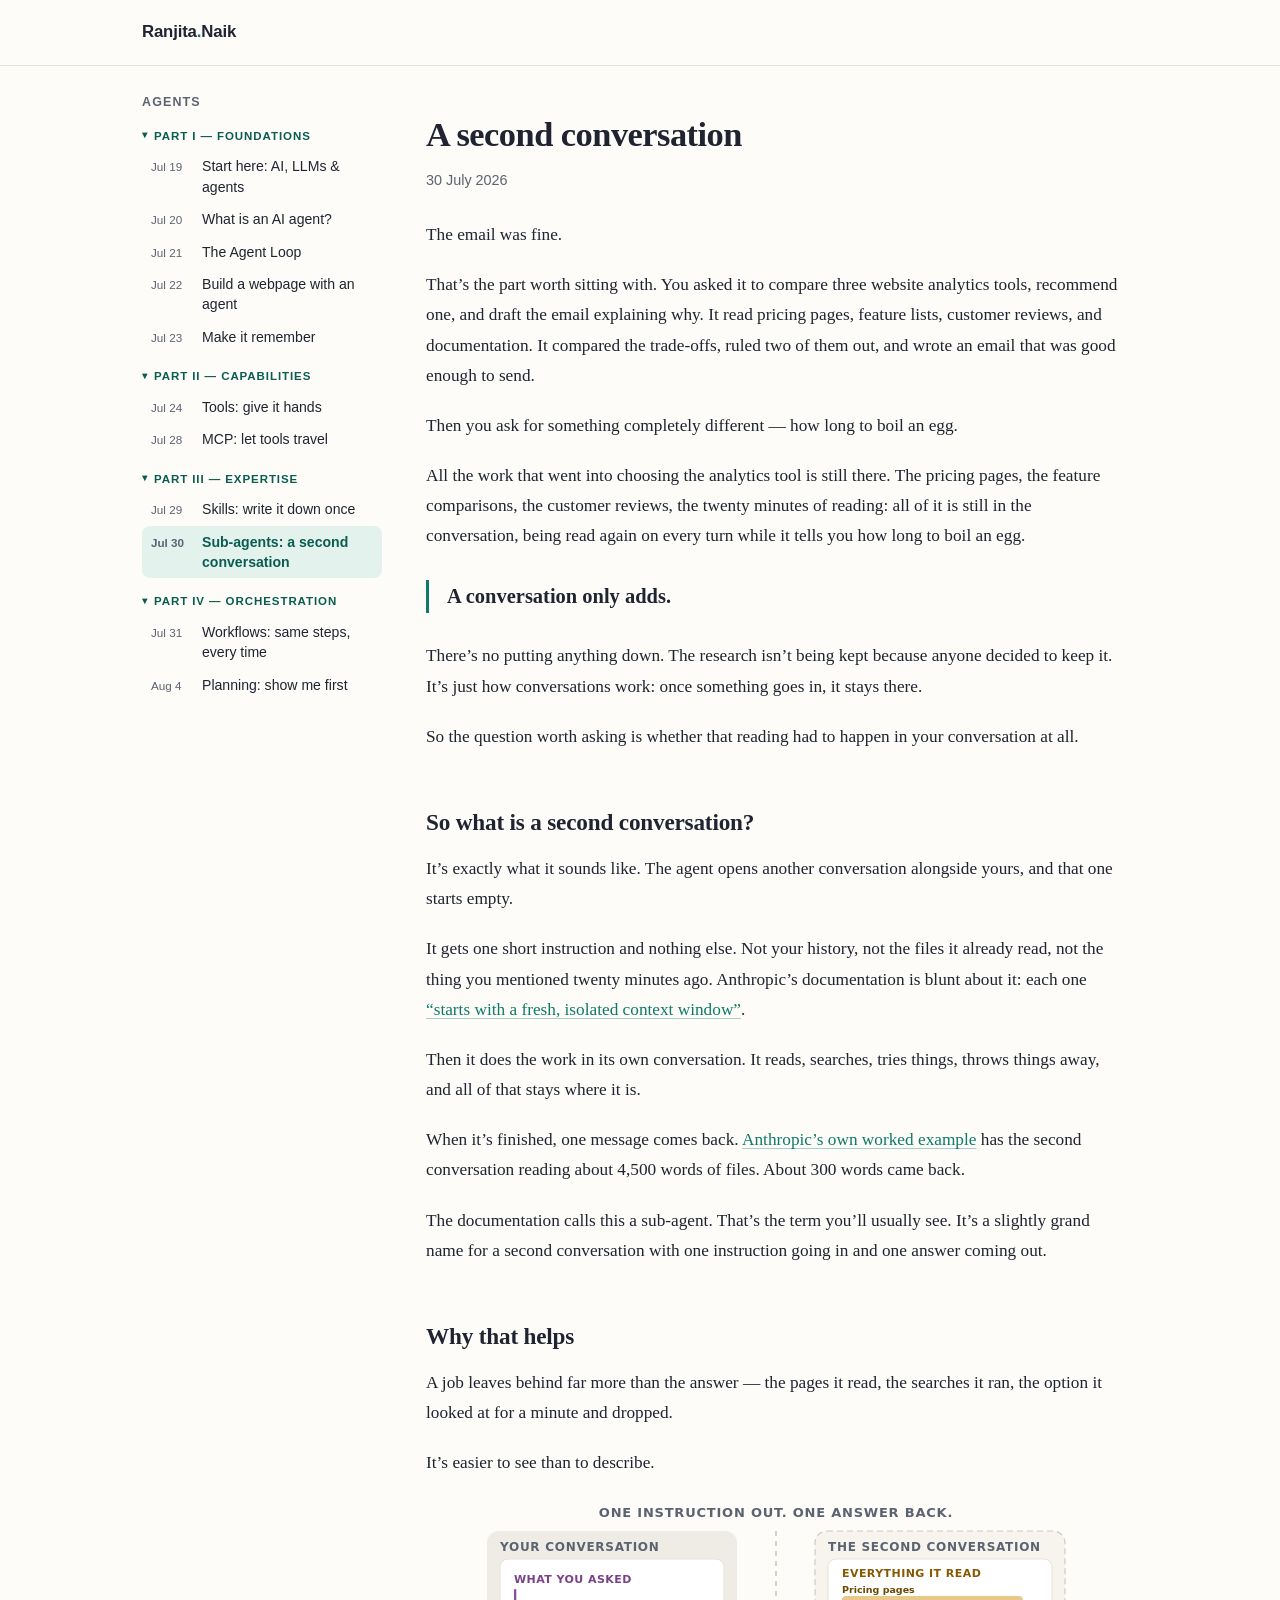
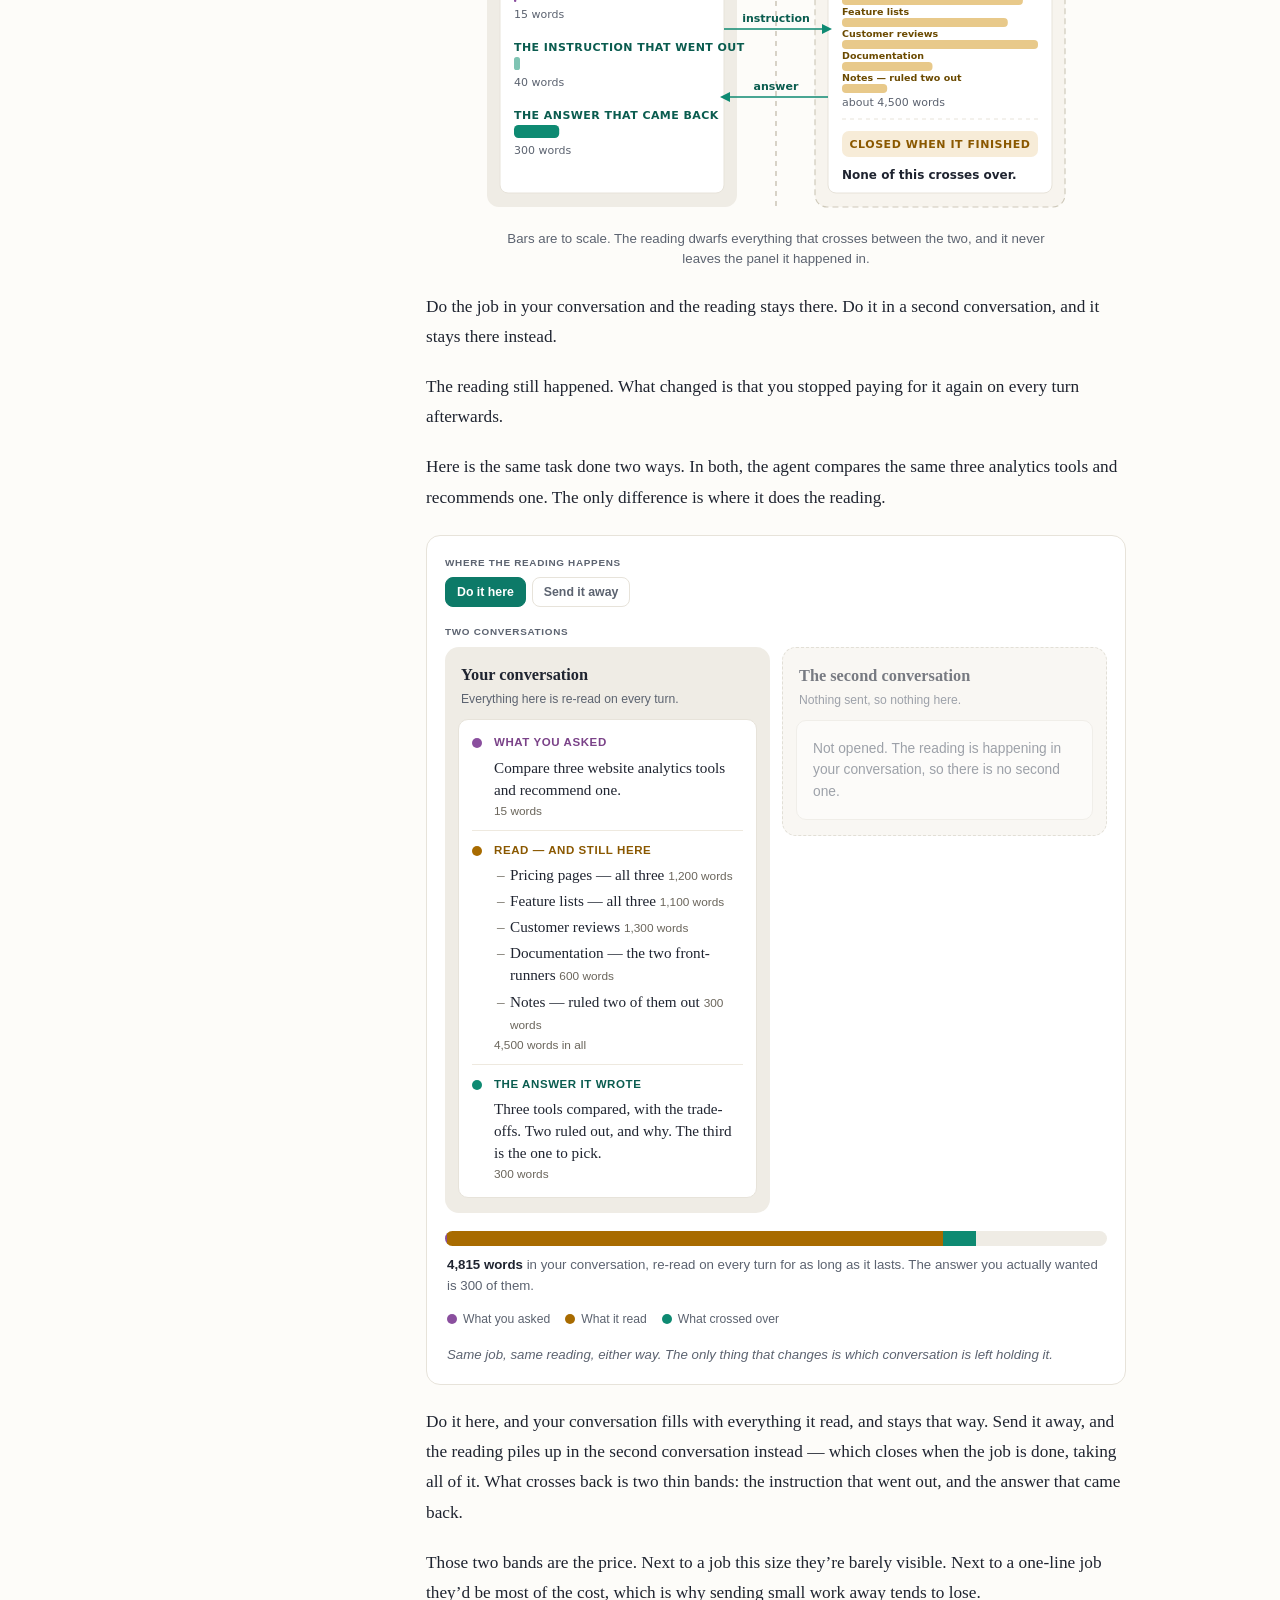
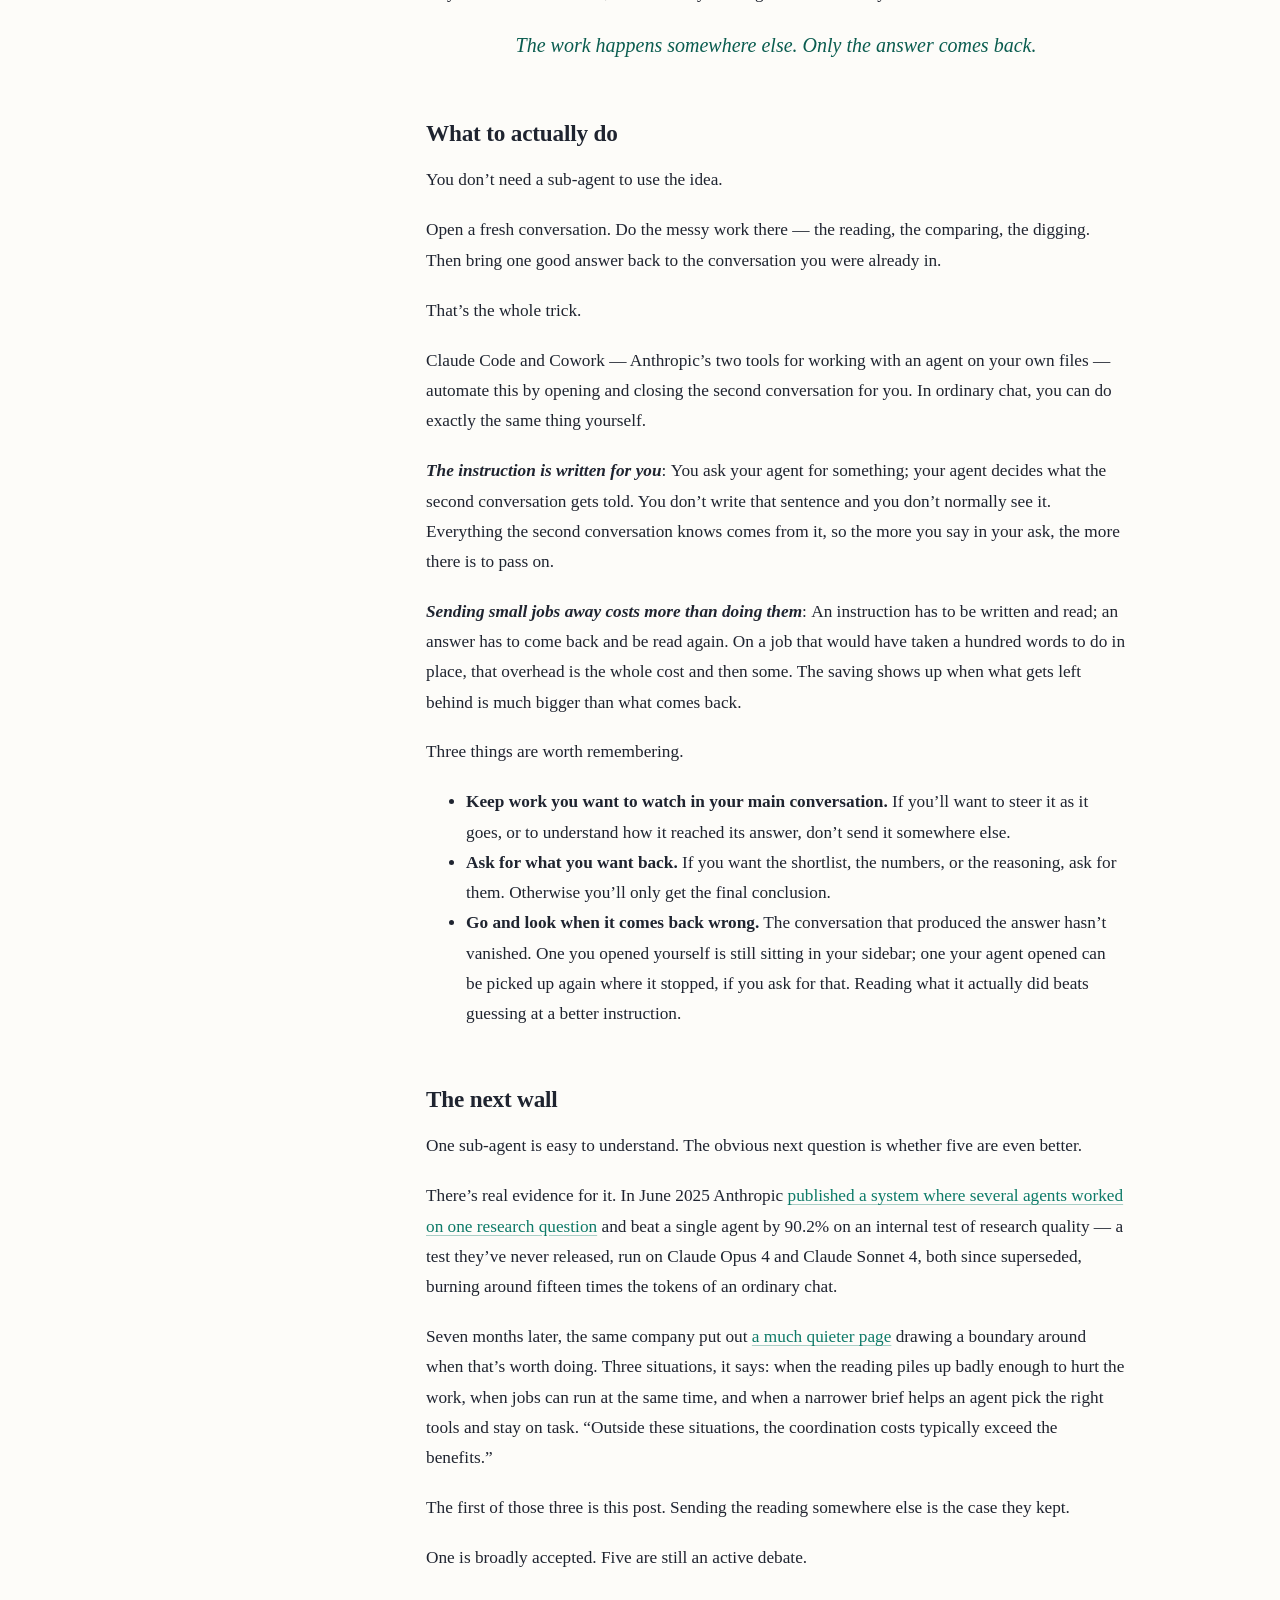
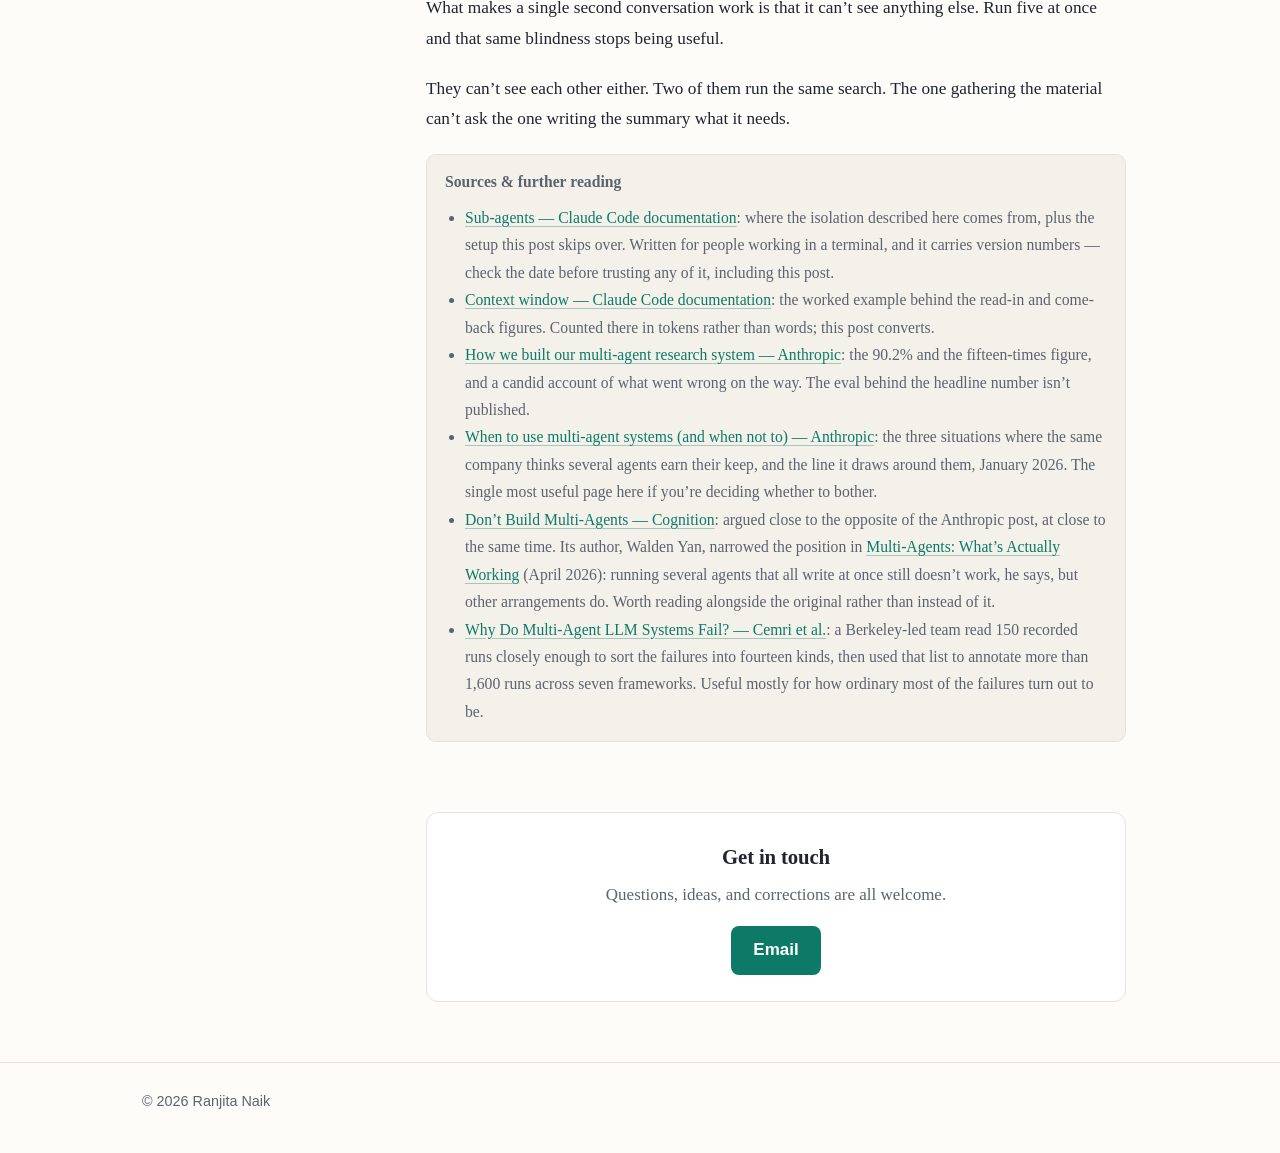
<file: learn/sub-agents.html>
<!DOCTYPE html>
<html lang="en">
<head>
<meta charset="UTF-8">
<meta name="viewport" content="width=device-width, initial-scale=1.0">
<link rel="icon" href="data:image/svg+xml,%3Csvg xmlns=%27http://www.w3.org/2000/svg%27 viewBox=%270 0 64 64%27%3E%3Crect width=%2764%27 height=%2764%27 rx=%2714%27 fill=%27%230d7a68%27/%3E%3Ctext x=%2732%27 y=%2744%27 font-family=%27Georgia,serif%27 font-size=%2736%27 font-weight=%27bold%27 fill=%27%23fff%27 text-anchor=%27middle%27%3ER%3C/text%3E%3C/svg%3E">
<meta name="theme-color" content="#0d7a68">
<meta property="og:title" content="A second conversation (Sub-agents) &mdash; Ranjita Naik">
<meta property="og:description" content="It compared three analytics tools and wrote a good email. Then you asked how long to boil an egg, and twenty minutes of pricing pages were still sitting in the conversation.">
<meta property="og:type" content="article">
<meta property="og:url" content="https://ranjita-naik.github.io/learn/sub-agents.html">
<meta property="og:site_name" content="Ranjita Naik">
<meta name="twitter:card" content="summary">
<link rel="alternate" type="application/rss+xml" title="Ranjita Naik &mdash; all writing" href="https://ranjita-naik.github.io/feed.xml">
<title>A second conversation (Sub-agents) &mdash; Ranjita Naik</title>
<meta name="description" content="It compared three analytics tools and wrote a good email. Then you asked how long to boil an egg, and twenty minutes of pricing pages were still sitting in the conversation.">
<style>
:root {
  --bg: #fdfcf9;
  --ink: #1f2430;
  --muted: #5c6370;
  --accent: #0d7a68;
  --accent-dark: #0a5c4f;
  --line: #e7e3da;
  --card: #ffffff;
  --serif: Charter, "Bitstream Charter", Cambria, Georgia, "Times New Roman", serif;
  --sans: -apple-system, BlinkMacSystemFont, "Segoe UI", Roboto, Helvetica, Arial, sans-serif;
  --mono: ui-monospace, "SF Mono", Menlo, Consolas, monospace;
}
* { box-sizing: border-box; }
html { scroll-behavior: smooth; }
::selection { background: #cdeae2; }
body {
  margin: 0;
  background: var(--bg);
  color: var(--ink);
  font: 17px/1.7 var(--sans);
  -webkit-font-smoothing: antialiased;
  text-rendering: optimizeLegibility;
}
.wrap { max-width: 700px; margin: 0 auto; padding: 0 22px; }
header.site {
  border-bottom: 1px solid var(--line);
  padding: 18px 0;
  background: var(--bg);
}
header.site .wrap { display: flex; align-items: baseline; justify-content: space-between; flex-wrap: wrap; gap: 8px; max-width: 1040px; }
.logo { font-weight: 700; font-size: 1.05rem; color: var(--ink); text-decoration: none; letter-spacing: -0.01em; }
.logo span { color: var(--accent); }
nav a { color: var(--muted); text-decoration: none; margin-left: 18px; font-size: 0.95rem; }
nav a:hover, nav a.active { color: var(--accent); }
h1, h2, h3 { font-family: var(--serif); font-weight: 700; }
h1 { font-size: 2.15rem; line-height: 1.22; letter-spacing: -0.015em; margin: 0 0 12px; }
h2 { font-size: 1.45rem; letter-spacing: -0.008em; margin: 2.2em 0 0.5em; }
h3 { font-size: 1.12rem; margin: 1.8em 0 0.4em; }
a { color: var(--accent); text-decoration-color: rgba(13, 122, 104, 0.35); text-underline-offset: 3px; }
a:hover { color: var(--accent-dark); text-decoration-color: rgba(10, 92, 79, 0.7); }
:focus-visible { outline: 2px solid var(--accent); outline-offset: 2px; border-radius: 2px; }
.hero { padding: 56px 0 28px; }
.hero .kicker {
  color: var(--accent);
  font-weight: 600;
  font-size: 0.85rem;
  text-transform: uppercase;
  letter-spacing: 0.08em;
  margin-bottom: 10px;
}
.hero p.lead { font-family: var(--serif); font-size: 1.22rem; line-height: 1.6; color: var(--muted); margin: 0; }
.post-list { list-style: none; padding: 0; margin: 24px 0 60px; }
.post-list li {
  background: var(--card);
  border: 1px solid var(--line);
  border-radius: 10px;
  padding: 20px 22px;
  margin-bottom: 14px;
  transition: border-color 0.15s ease;
}
.post-list li:hover { border-color: #cfc9bc; }
.post-list .date { color: var(--muted); font-size: 0.85rem; }
.post-list a.title { font-family: var(--serif); font-weight: 700; font-size: 1.18rem; line-height: 1.35; text-decoration: none; display: block; margin: 2px 0 6px; }
.post-list p { font-family: var(--serif); margin: 0; color: var(--muted); font-size: 1rem; }
.tag {
  display: inline-block;
  font-size: 0.75rem;
  font-weight: 600;
  color: var(--accent-dark);
  background: #e4f2ee;
  border-radius: 20px;
  padding: 2px 10px;
  margin-bottom: 6px;
}
article { padding: 48px 0 30px; }
article .meta { color: var(--muted); font-size: 0.9rem; margin-bottom: 28px; }
article p, article blockquote, article ul, article ol {
  font-family: var(--serif);
  font-size: 1.08rem;
  line-height: 1.75;
}
article p { margin: 0 0 1.15em; }
article blockquote {
  margin: 1.4em 0;
  padding: 4px 20px;
  border-left: 3px solid var(--accent);
  color: var(--muted);
  font-style: italic;
  font-size: 1.14rem;
}
article code, code {
  font-family: var(--mono);
  background: #f0ede6;
  border-radius: 4px;
  padding: 1px 6px;
  font-size: 0.82em;
}
.note {
  font-family: var(--serif);
  background: #f4f1ea;
  border: 1px solid var(--line);
  border-radius: 10px;
  padding: 14px 18px;
  font-size: 0.98rem;
  color: var(--muted);
}
.signup {
  background: var(--card);
  border: 1px solid var(--line);
  border-radius: 12px;
  padding: 26px;
  margin: 40px 0 60px;
  text-align: center;
}
.signup h2 { margin: 0 0 6px; font-size: 1.3rem; }
.signup p { font-family: var(--serif); color: var(--muted); margin: 0 0 16px; }
.signup .btn {
  display: inline-block;
  font-family: var(--sans);
  background: var(--accent);
  color: #fff;
  text-decoration: none;
  font-weight: 600;
  border-radius: 8px;
  padding: 10px 22px;
}
.signup .btn:hover { background: var(--accent-dark); }
footer.site {
  border-top: 1px solid var(--line);
  padding: 26px 0 40px;
  color: var(--muted);
  font-size: 0.9rem;
}
footer.site a { color: var(--muted); }
footer.site .wrap { max-width: 1040px; }
@media (max-width: 520px) {
  h1 { font-size: 1.7rem; }
  .hero { padding: 36px 0 20px; }
  article p, article blockquote, article ul, article ol { font-size: 1.04rem; }
}
@media print {
  header.site nav, .signup, footer.site { display: none; }
  body { background: #fff; }
}

/* two-column layout with date-grouped post pane */
.layout { display: grid; grid-template-columns: 240px minmax(0, 1fr); gap: 44px; max-width: 1040px; margin: 0 auto; padding: 0 22px; }
.layout > main.content { max-width: 700px; min-width: 0; }
.layout > main.content.wide { max-width: none; }
.sidebar { position: sticky; top: 24px; align-self: start; padding: 26px 0; }
.sb-title { font-family: var(--sans); font-size: 0.78rem; font-weight: 700; text-transform: uppercase; letter-spacing: 0.09em; color: var(--muted); margin-bottom: 10px; }
.sb-month { font-family: var(--sans); font-size: 0.72rem; font-weight: 700; text-transform: uppercase; letter-spacing: 0.08em; color: var(--accent-dark); margin: 14px 0 4px; }
.sb-item { display: flex; gap: 9px; align-items: baseline; font-family: var(--sans); font-size: 0.88rem; line-height: 1.45; color: var(--ink); text-decoration: none; padding: 6px 9px; border-radius: 8px; }
.sb-item:hover { background: #f0ede6; color: var(--accent-dark); }
.sb-item.on { background: #e4f2ee; color: var(--accent-dark); font-weight: 600; }
.sb-d { flex: 0 0 42px; font-size: 0.73rem; color: var(--muted); }
.sb-links { font-family: var(--sans); font-size: 0.8rem; color: var(--muted); margin-top: 18px; padding-top: 14px; border-top: 1px solid var(--line); line-height: 2; }
.sb-links a { color: var(--muted); }
.sb-links a:hover { color: var(--accent-dark); }
@media (max-width: 880px) {
  .layout { grid-template-columns: 1fr; gap: 0; }
  .sidebar { position: static; order: 2; border-top: 1px solid var(--line); margin-top: 20px; }
}
@media print { .sidebar { display: none; } }

/* inline-code chips must NOT apply inside pre blocks */
pre code { background: transparent; padding: 0; border-radius: 0; font-size: inherit; color: inherit; }
/* readable selection inside dark code blocks */
pre ::selection, pre::selection { background: #0d7a68; color: #ffffff; }
/* collapsible month groups (pane + homepage) */
details.sb-group > summary, details.mgroup > summary {
  cursor: pointer; list-style: none; display: flex; align-items: center; gap: 6px;
  font-family: var(--sans); font-size: 0.72rem; font-weight: 700;
  text-transform: uppercase; letter-spacing: 0.08em; color: var(--accent-dark); margin: 14px 0 4px;
}
details.sb-group > summary::-webkit-details-marker, details.mgroup > summary::-webkit-details-marker { display: none; }
details.sb-group > summary::before, details.mgroup > summary::before { content: "\25B8"; font-size: 0.85em; transition: transform 0.15s ease; }
details.sb-group[open] > summary::before, details.mgroup[open] > summary::before { transform: rotate(90deg); }
details.mgroup > summary { font-size: 0.78rem; margin: 20px 0 10px; }
</style>
<style>
/* ---- the memorable line ---- */
.bigidea { font-family: var(--serif); font-size: 1.28rem; line-height: 1.45; font-weight: 700; color: var(--ink); border-left: 3px solid var(--accent); padding: 2px 0 2px 18px; margin: 28px 0; }
/* ---- a standalone beat (a callback line, quieter than the big idea) ---- */
.beat { font-family: var(--serif); font-size: 1.25rem; font-style: italic; color: var(--accent-dark); text-align: center; margin: 20px 0; }

/* ---- the crossing: signature figure ---- */
.crossv { width: 100%; height: auto; max-width: 600px; display: block; margin: 22px auto 6px; }
.figcap { font-family: var(--sans); font-size: 0.83rem; color: var(--muted); text-align: center; margin: 0 auto 22px; max-width: 560px; line-height: 1.55; }

/* ---- signature interactive: two conversations ---- */
.sim { background: var(--card); border: 1px solid var(--line); border-radius: 14px; padding: 18px; margin: 22px 0; }
.modebar { display: flex; flex-wrap: wrap; gap: 6px; margin-bottom: 4px; }
.modebar button { font-family: var(--sans); font-size: 0.77rem; font-weight: 600; border: 1px solid var(--line); background: #fff; color: var(--muted); border-radius: 8px; padding: 7px 11px; cursor: pointer; text-align: left; }
.modebar button.on { background: var(--accent); border-color: var(--accent); color: #fff; }
.simlab { font-family: var(--sans); font-size: 0.62rem; font-weight: 700; text-transform: uppercase; letter-spacing: 0.07em; color: var(--muted); margin: 16px 0 6px; }
.simlab:first-child { margin-top: 0; }

.cols { display: grid; grid-template-columns: 1fr 1fr; gap: 12px; align-items: start; }
@media (max-width: 620px) { .cols { grid-template-columns: 1fr; } .modebar button { flex: 1 1 100%; } }
.col { background: #efece5; border-radius: 14px; padding: 13px 13px 15px; }
.col.away { background: #f5f2ec; border: 1px dashed #cfcabb; }
.colh { padding: 1px 3px 10px; }
.colh b { display: block; font-family: var(--serif); font-size: 1.02rem; font-weight: 700; color: var(--ink); }
.colh span { display: block; font-family: var(--sans); font-size: 0.76rem; color: var(--muted); margin-top: 3px; line-height: 1.45; }
.col.idle { opacity: 0.6; }
.card { background: #fff; border: 1px solid #e7e3da; border-radius: 10px; padding: 3px 13px; }
.card.empty { background: #faf9f5; }
.row { display: grid; grid-template-columns: 22px 1fr; padding: 10px 0; border-top: 1px solid #eee9df; }
.row:first-child { border-top: 0; }
.rdot { grid-area: 1 / 1; width: 10px; height: 10px; border-radius: 50%; margin-top: 5px; }
.rlab { grid-area: 1 / 2; font-family: var(--sans); font-size: 0.72rem; font-weight: 700; text-transform: uppercase; letter-spacing: 0.05em; margin-bottom: 4px; }
.rbody { grid-area: 2 / 2; font-family: var(--serif); font-size: 0.95rem; line-height: 1.45; color: var(--ink); }
.rbody .w { display: block; font-family: var(--sans); font-size: 0.74rem; color: #6b665c; margin-top: 2px; }
.rbody .li { display: block; padding-left: 16px; margin-top: 4px; position: relative; }
.rbody .li:first-child { margin-top: 0; }
.rbody .li::before { content: "–"; position: absolute; left: 3px; color: #6b665c; }
.rbody .li em { font-style: normal; font-family: var(--sans); font-size: 0.74rem; color: #6b665c; }
.row.you .rdot { background: #8a4f9e; } .row.you .rlab { color: #7a4288; }
.row.mat .rdot { background: #a86b00; } .row.mat .rlab { color: #8a5800; }
.row.cross .rdot { background: #0e8a72; } .row.cross .rlab { color: #0a5c4f; }
.row.gone { opacity: 0.55; }
.emptynote { font-family: var(--sans); font-size: 0.86rem; color: var(--muted); line-height: 1.55; padding: 14px 3px; margin: 0; }
.closed { font-family: var(--sans); font-size: 0.74rem; font-weight: 700; text-transform: uppercase; letter-spacing: 0.05em; color: #8a5800; background: #f7ecd8; border-radius: 7px; padding: 7px 10px; margin: 10px 0 0; text-align: center; }

.meterwrap { margin: 18px 0 0; }
.meterbar { height: 15px; border-radius: 8px; background: #efece5; overflow: hidden; display: flex; }
.meterbar i { display: block; height: 100%; transition: width .3s ease; }
.meterbar i.mi-p { background: #8a4f9e; }
.meterbar i.mi-a { background: #a86b00; }
.meterbar i.mi-t2 { background: #7fc4b3; }
.meterbar i.mi-t { background: #0e8a72; }
.metertext { font-family: var(--sans); font-size: 0.83rem; color: var(--muted); margin: 8px 2px 0; line-height: 1.6; }
.metertext b { color: var(--ink); }
.legend { display: flex; flex-wrap: wrap; gap: 8px 15px; margin: 13px 2px 0; font-family: var(--sans); font-size: 0.76rem; color: var(--muted); }
.legend span { display: inline-flex; align-items: center; gap: 6px; }
.legend i { width: 10px; height: 10px; border-radius: 50%; display: inline-block; }
.simnote { font-family: var(--sans); font-size: 0.83rem; color: var(--muted); font-style: italic; margin: 13px 2px 0; }

/* ---- run-in case labels (heading and its paragraph share a line) ---- */
.ri { margin: 0 0 1.15em; }
.ri h3 { display: inline; font-size: 1.08rem; font-style: italic; margin: 0; }
.ri h3::after { content: ": "; font-weight: 400; font-style: normal; }
.ri p { display: inline; }
</style>
</head>
<body>
<header class="site">
  <div class="wrap">
    <a class="logo" href="../index.html">Ranjita<span>.</span>Naik</a>
  </div>
</header>

<div class="layout">
<aside class="sidebar" aria-label="Posts, grouped by curriculum part">
  <div class="sb-title">Agents</div>
  <details class="sb-group" open>
    <summary>Part I &mdash; Foundations</summary>
    <a class="sb-item" href="../posts/start-here-llms-and-agents.html"><span class="sb-d">Jul 19</span><span>Start here: AI, LLMs &amp; agents</span></a>
    <a class="sb-item" href="../posts/what-is-an-ai-agent.html"><span class="sb-d">Jul 20</span><span>What is an AI agent?</span></a>
    <a class="sb-item" href="../learn/agent-loop.html"><span class="sb-d">Jul 21</span><span>The Agent Loop</span></a>
    <a class="sb-item" href="../learn/build-with-an-agent.html"><span class="sb-d">Jul 22</span><span>Build a webpage with an agent</span></a>
    <a class="sb-item" href="../learn/make-it-remember.html"><span class="sb-d">Jul 23</span><span>Make it remember</span></a>
  </details>
  <details class="sb-group" open>
    <summary>Part II &mdash; Capabilities</summary>
    <a class="sb-item" href="../learn/tools.html"><span class="sb-d">Jul 24</span><span>Tools: give it hands</span></a>
    <a class="sb-item" href="../learn/mcp.html"><span class="sb-d">Jul 28</span><span>MCP: let tools travel</span></a>
  </details>
  <details class="sb-group" open>
    <summary>Part III &mdash; Expertise</summary>
    <a class="sb-item" href="../learn/skills.html"><span class="sb-d">Jul 29</span><span>Skills: write it down once</span></a>
    <a class="sb-item on" href="../learn/sub-agents.html"><span class="sb-d">Jul 30</span><span>Sub-agents: a second conversation</span></a>
  </details>
  <details class="sb-group" open>
    <summary>Part IV — Orchestration</summary>
    <a class="sb-item" href="../learn/workflows.html"><span class="sb-d">Jul 31</span><span>Workflows: same steps, every time</span></a>
    <a class="sb-item" href="../learn/planning.html"><span class="sb-d">Aug 4</span><span>Planning: show me first</span></a>
  </details>
</aside>
<main class="content">
  <article>
    <h1>A second conversation</h1>
    <div class="meta">30 July 2026</div>

    <p>The email was fine.</p>

    <p>That&rsquo;s the part worth sitting with. You asked it to compare three website analytics tools, recommend one, and draft the email explaining why. It read pricing pages, feature lists, customer reviews, and documentation. It compared the trade-offs, ruled two of them out, and wrote an email that was good enough to send.</p>

    <p>Then you ask for something completely different &mdash; how long to boil an egg.</p>

    <p>All the work that went into choosing the analytics tool is still there. The pricing pages, the feature comparisons, the customer reviews, the twenty minutes of reading: all of it is still in the conversation, being read again on every turn while it tells you how long to boil an egg.</p>

    <p class="bigidea">A conversation only adds.</p>

    <p>There&rsquo;s no putting anything down. The research isn&rsquo;t being kept because anyone decided to keep it. It&rsquo;s just how conversations work: once something goes in, it stays there.</p>

    <p>So the question worth asking is whether that reading had to happen in your conversation at all.</p>

    <h2>So what is a second conversation?</h2>

    <p>It&rsquo;s exactly what it sounds like. The agent opens another conversation alongside yours, and that one starts empty.</p>

    <p>It gets one short instruction and nothing else. Not your history, not the files it already read, not the thing you mentioned twenty minutes ago. Anthropic&rsquo;s documentation is blunt about it: each one <a href="https://code.claude.com/docs/en/sub-agents">&ldquo;starts with a fresh, isolated context window&rdquo;</a>.</p>

    <p>Then it does the work in its own conversation. It reads, searches, tries things, throws things away, and all of that stays where it is.</p>

    <p>When it&rsquo;s finished, one message comes back. <a href="https://code.claude.com/docs/en/context-window">Anthropic&rsquo;s own worked example</a> has the second conversation reading about 4,500 words of files. About 300 words came back.</p>

    <p>The documentation calls this a sub-agent. That&rsquo;s the term you&rsquo;ll usually see. It&rsquo;s a slightly grand name for a second conversation with one instruction going in and one answer coming out.</p>

    <h2>Why that helps</h2>

    <p>A job leaves behind far more than the answer &mdash; the pages it read, the searches it ran, the option it looked at for a minute and dropped.</p>

    <p>It&rsquo;s easier to see than to describe.</p>

    <svg class="crossv" viewBox="0 0 600 322" role="img" aria-label="Two panels side by side, divided by a dotted line. Every bar is drawn to scale. On the left, your conversation, holding three bars: what you asked at fifteen words, the instruction that went out at forty, and the answer that came back at three hundred &mdash; the first two barely wide enough to see. On the right, the second conversation, holding five much longer bars adding up to about four and a half thousand words of reading, marked closed when the job finished. An arrow crosses from left to right carrying the instruction, and another crosses back carrying the answer. Nothing else crosses.">
      <text x="300" y="16" text-anchor="middle" font-family="system-ui,sans-serif" font-size="13" font-weight="700" fill="#5c6370" letter-spacing="0.06em">ONE INSTRUCTION OUT. ONE ANSWER BACK.</text>

      <g font-family="system-ui,sans-serif">
        <path d="M300 30 L300 306" stroke="#c7c1b2" stroke-width="1.4" stroke-dasharray="5 5"/>

        <rect x="11" y="30" width="250" height="276" rx="12" fill="#efece5"/>
        <text x="24" y="50" font-size="12" font-weight="700" fill="#5c6370" letter-spacing="0.06em">YOUR CONVERSATION</text>
        <rect x="24" y="58" width="224" height="234" rx="8" fill="#ffffff" stroke="#e7e3da" stroke-width="1"/>

        <text x="38" y="82" font-size="11" font-weight="700" fill="#7a4288" letter-spacing="0.04em">WHAT YOU ASKED</text>
        <rect x="38" y="88" width="2.3" height="13" rx="1.1" fill="#8a4f9e"/>
        <text x="38" y="117" font-size="11" fill="#5c6370">15 words</text>

        <text x="38" y="150" font-size="11" font-weight="700" fill="#0a5c4f" letter-spacing="0.04em">THE INSTRUCTION THAT WENT OUT</text>
        <rect x="38" y="156" width="6" height="13" rx="2.6" fill="#7fc4b3"/>
        <text x="38" y="185" font-size="11" fill="#5c6370">40 words</text>

        <text x="38" y="218" font-size="11" font-weight="700" fill="#0a5c4f" letter-spacing="0.04em">THE ANSWER THAT CAME BACK</text>
        <rect x="38" y="224" width="45.2" height="13" rx="4.5" fill="#0e8a72"/>
        <text x="38" y="253" font-size="11" fill="#5c6370">300 words</text>

        <rect x="339" y="30" width="250" height="276" rx="12" fill="#f7f4ee" stroke="#cfcabb" stroke-width="1.2" stroke-dasharray="6 4"/>
        <text x="352" y="50" font-size="12" font-weight="700" fill="#5c6370" letter-spacing="0.06em">THE SECOND CONVERSATION</text>
        <rect x="352" y="58" width="224" height="234" rx="8" fill="#ffffff" stroke="#e7e3da" stroke-width="1"/>

        <text x="366" y="76" font-size="11" font-weight="700" fill="#8a5800" letter-spacing="0.04em">EVERYTHING IT READ</text>
        <text x="366" y="92" font-size="9.5" font-weight="700" fill="#6b4a00">Pricing pages</text>
        <rect x="366" y="95" width="180.9" height="9" rx="4" fill="#e8c98a"/>
        <text x="366" y="114" font-size="9.5" font-weight="700" fill="#6b4a00">Feature lists</text>
        <rect x="366" y="117" width="165.8" height="9" rx="4" fill="#e8c98a"/>
        <text x="366" y="136" font-size="9.5" font-weight="700" fill="#6b4a00">Customer reviews</text>
        <rect x="366" y="139" width="196" height="9" rx="4" fill="#e8c98a"/>
        <text x="366" y="158" font-size="9.5" font-weight="700" fill="#6b4a00">Documentation</text>
        <rect x="366" y="161" width="90.5" height="9" rx="4" fill="#e8c98a"/>
        <text x="366" y="180" font-size="9.5" font-weight="700" fill="#6b4a00">Notes &mdash; ruled two out</text>
        <rect x="366" y="183" width="45.2" height="9" rx="4" fill="#e8c98a"/>
        <text x="366" y="205" font-size="11" fill="#5c6370">about 4,500 words</text>

        <path d="M366 218 L562 218" stroke="#e7e3da" stroke-width="1" stroke-dasharray="4 4"/>
        <rect x="366" y="230" width="196" height="26" rx="7" fill="#f7ecd8"/>
        <text x="464" y="247" text-anchor="middle" font-size="11" font-weight="700" fill="#8a5800" letter-spacing="0.05em">CLOSED WHEN IT FINISHED</text>
        <text x="366" y="278" font-size="12" font-weight="700" fill="#1f2430">None of this crosses over.</text>

        <path d="M248 128 L352 128" stroke="#0e8a72" stroke-width="1.6"/>
        <path d="M346 123 L356 128 L346 133 Z" fill="#0e8a72"/>
        <text x="300" y="121" text-anchor="middle" font-size="11" font-weight="700" fill="#0a5c4f">instruction</text>

        <path d="M352 196 L248 196" stroke="#0e8a72" stroke-width="1.6"/>
        <path d="M254 191 L244 196 L254 201 Z" fill="#0e8a72"/>
        <text x="300" y="189" text-anchor="middle" font-size="11" font-weight="700" fill="#0a5c4f">answer</text>
      </g>
    </svg>
    <p class="figcap">Bars are to scale. The reading dwarfs everything that crosses between the two, and it never leaves the panel it happened in.</p>

    <p>Do the job in your conversation and the reading stays there. Do it in a second conversation, and it stays there instead.</p>

    <p>The reading still happened. What changed is that you stopped paying for it again on every turn afterwards.</p>

    <p>Here is the same task done two ways. In both, the agent compares the same three analytics tools and recommends one. The only difference is where it does the reading.</p>

    <div class="sim" role="group" aria-label="Interactive: choose whether the research happens in your own conversation or in a second one, and watch what your conversation is left holding.">
      <p class="simlab">Where the reading happens</p>
      <div class="modebar" id="modebar" role="group" aria-label="Where the reading happens">
        <button type="button" data-mode="here" class="on">Do it here</button>
        <button type="button" data-mode="away">Send it away</button>
      </div>

      <p class="simlab">Two conversations</p>
      <div class="cols">
        <div class="col yours">
          <div class="colh"><b>Your conversation</b><span>Everything here is re-read on every turn.</span></div>
          <div class="card" id="yours" aria-live="polite"></div>
        </div>
        <div class="col away" id="awaycol">
          <div class="colh"><b>The second conversation</b><span id="awaysub"></span></div>
          <div class="card" id="away" aria-live="polite"></div>
        </div>
      </div>

      <div class="meterwrap">
        <div class="meterbar" id="meterbar" role="img" aria-label="A bar showing how much your conversation is carrying">
          <i class="mi-p" id="mb-p" style="width:0"></i><i class="mi-a" id="mb-a" style="width:0"></i><i class="mi-t2" id="mb-t2" style="width:0"></i><i class="mi-t" id="mb-t" style="width:0"></i>
        </div>
        <p class="metertext" id="mtext"></p>
      </div>

      <div class="legend" role="img" aria-label="Legend: plum means what you asked, amber means what it read, teal means what crossed between the two conversations.">
        <span><i style="background:#8a4f9e"></i>What you asked</span>
        <span><i style="background:#a86b00"></i>What it read</span>
        <span><i style="background:#0e8a72"></i>What crossed over</span>
      </div>

      <p class="simnote">Same job, same reading, either way. The only thing that changes is which conversation is left holding it.</p>
    </div>

    <p>Do it here, and your conversation fills with everything it read, and stays that way. Send it away, and the reading piles up in the second conversation instead &mdash; which closes when the job is done, taking all of it. What crosses back is two thin bands: the instruction that went out, and the answer that came back.</p>

    <p>Those two bands are the price. Next to a job this size they&rsquo;re barely visible. Next to a one-line job they&rsquo;d be most of the cost, which is why sending small work away tends to lose.</p>

    <p class="beat">The work happens somewhere else. Only the answer comes back.</p>

    <h2>What to actually do</h2>

    <p>You don&rsquo;t need a sub-agent to use the idea.</p>

    <p>Open a fresh conversation. Do the messy work there &mdash; the reading, the comparing, the digging. Then bring one good answer back to the conversation you were already in.</p>

    <p>That&rsquo;s the whole trick.</p>

    <p>Claude Code and Cowork &mdash; Anthropic&rsquo;s two tools for working with an agent on your own files &mdash; automate this by opening and closing the second conversation for you. In ordinary chat, you can do exactly the same thing yourself.</p>

    <div class="ri"><h3>The instruction is written for you</h3><p>You ask your agent for something; your agent decides what the second conversation gets told. You don&rsquo;t write that sentence and you don&rsquo;t normally see it. Everything the second conversation knows comes from it, so the more you say in your ask, the more there is to pass on.</p></div>

    <div class="ri"><h3>Sending small jobs away costs more than doing them</h3><p>An instruction has to be written and read; an answer has to come back and be read again. On a job that would have taken a hundred words to do in place, that overhead is the whole cost and then some. The saving shows up when what gets left behind is much bigger than what comes back.</p></div>

    <p>Three things are worth remembering.</p>

    <ul>
      <li><strong>Keep work you want to watch in your main conversation.</strong> If you&rsquo;ll want to steer it as it goes, or to understand how it reached its answer, don&rsquo;t send it somewhere else.</li>
      <li><strong>Ask for what you want back.</strong> If you want the shortlist, the numbers, or the reasoning, ask for them. Otherwise you&rsquo;ll only get the final conclusion.</li>
      <li><strong>Go and look when it comes back wrong.</strong> The conversation that produced the answer hasn&rsquo;t vanished. One you opened yourself is still sitting in your sidebar; one your agent opened can be picked up again where it stopped, if you ask for that. Reading what it actually did beats guessing at a better instruction.</li>
    </ul>

    <h2>The next wall</h2>

    <p>One sub-agent is easy to understand. The obvious next question is whether five are even better.</p>

    <p>There&rsquo;s real evidence for it. In June 2025 Anthropic <a href="https://www.anthropic.com/engineering/built-multi-agent-research-system">published a system where several agents worked on one research question</a> and beat a single agent by 90.2% on an internal test of research quality &mdash; a test they&rsquo;ve never released, run on Claude Opus 4 and Claude Sonnet 4, both since superseded, burning around fifteen times the tokens of an ordinary chat.</p>

    <p>Seven months later, the same company put out <a href="https://claude.com/blog/building-multi-agent-systems-when-and-how-to-use-them">a much quieter page</a> drawing a boundary around when that&rsquo;s worth doing. Three situations, it says: when the reading piles up badly enough to hurt the work, when jobs can run at the same time, and when a narrower brief helps an agent pick the right tools and stay on task. &ldquo;Outside these situations, the coordination costs typically exceed the benefits.&rdquo;</p>

    <p>The first of those three is this post. Sending the reading somewhere else is the case they kept.</p>

    <p>One is broadly accepted. Five are still an active debate.</p>

    <p>What makes a single second conversation work is that it can&rsquo;t see anything else. Run five at once and that same blindness stops being useful.</p>

    <p>They can&rsquo;t see each other either. Two of them run the same search. The one gathering the material can&rsquo;t ask the one writing the summary what it needs.</p>

    <div class="note"><strong>Sources &amp; further reading</strong>
    <ul style="margin:8px 0 2px; padding-left:20px; font-size:inherit;">
      <li><a href="https://code.claude.com/docs/en/sub-agents">Sub-agents &mdash; Claude Code documentation</a>: where the isolation described here comes from, plus the setup this post skips over. Written for people working in a terminal, and it carries version numbers &mdash; check the date before trusting any of it, including this post.</li>
      <li><a href="https://code.claude.com/docs/en/context-window">Context window &mdash; Claude Code documentation</a>: the worked example behind the read-in and come-back figures. Counted there in tokens rather than words; this post converts.</li>
      <li><a href="https://www.anthropic.com/engineering/built-multi-agent-research-system">How we built our multi-agent research system &mdash; Anthropic</a>: the 90.2% and the fifteen-times figure, and a candid account of what went wrong on the way. The eval behind the headline number isn&rsquo;t published.</li>
      <li><a href="https://claude.com/blog/building-multi-agent-systems-when-and-how-to-use-them">When to use multi-agent systems (and when not to) &mdash; Anthropic</a>: the three situations where the same company thinks several agents earn their keep, and the line it draws around them, January 2026. The single most useful page here if you&rsquo;re deciding whether to bother.</li>
      <li><a href="https://cognition.com/blog/dont-build-multi-agents">Don&rsquo;t Build Multi-Agents &mdash; Cognition</a>: argued close to the opposite of the Anthropic post, at close to the same time. Its author, Walden Yan, narrowed the position in <a href="https://cognition.com/blog/multi-agents-working">Multi-Agents: What&rsquo;s Actually Working</a> (April 2026): running several agents that all write at once still doesn&rsquo;t work, he says, but other arrangements do. Worth reading alongside the original rather than instead of it.</li>
      <li><a href="https://arxiv.org/abs/2503.13657">Why Do Multi-Agent LLM Systems Fail? &mdash; Cemri et al.</a>: a Berkeley-led team read 150 recorded runs closely enough to sort the failures into fourteen kinds, then used that list to annotate more than 1,600 runs across seven frameworks. Useful mostly for how ordinary most of the failures turn out to be.</li>
    </ul>
    </div>
  </article>

  <section class="signup">
    <h2>Get in touch</h2>
    <p>Questions, ideas, and corrections are all welcome.</p>
    <a class="btn" href="mailto:ranjitawrites@gmail.com">Email</a>
  </section>
</main>
</div>

<footer class="site">
  <div class="wrap">
    © 2026 Ranjita Naik
  </div>
</footer>

<script>
(function () {
  "use strict";
  var $ = function (id) { return document.getElementById(id); };

  var ASK   = { lab: "What you asked", txt: "Compare three website analytics tools and recommend one.", w: 15 };
  var INSTR = { lab: "Sent out — the instruction", txt: "Compare these three analytics tools on price, features and what customers say. Come back with the trade-offs and a recommendation.", w: 40 };
  var ANSWER= { lab: "Came back — the answer", txt: "Three tools compared, with the trade-offs. Two ruled out, and why. The third is the one to pick.", w: 300 };

  var MATERIAL = [
    { txt: "Pricing pages — all three", w: 1200 },
    { txt: "Feature lists — all three", w: 1100 },
    { txt: "Customer reviews", w: 1300 },
    { txt: "Documentation — the two front-runners", w: 600 },
    { txt: "Notes — ruled two of them out", w: 300 }
  ];

  var MAX = 6000;
  var mode = "here";

  function esc(t) {
    return String(t).replace(/&/g, "&amp;").replace(/</g, "&lt;").replace(/>/g, "&gt;");
  }
  function num(n) { return String(n).replace(/\B(?=(\d{3})+(?!\d))/g, ","); }
  function matTotal() {
    var t = 0, i;
    for (i = 0; i < MATERIAL.length; i++) { t += MATERIAL[i].w; }
    return t;
  }
  function group(cls, lab, items, extra, showTotal) {
    var i, b = "", t = 0;
    for (i = 0; i < items.length; i++) {
      b += '<span class="li">' + esc(items[i].txt)
         + " <em>" + num(items[i].w) + " words</em></span>";
      t += items[i].w;
    }
    return '<div class="row ' + cls + (extra ? " " + extra : "") + '"><span class="rdot"></span>'
         + '<span class="rlab">' + esc(lab) + "</span>"
         + '<span class="rbody">' + b
         + (showTotal ? '<span class="w">' + num(t) + " words in all</span>" : "")
         + "</span></div>";
  }

  function row(cls, lab, txt, w, extra) {
    return '<div class="row ' + cls + (extra ? " " + extra : "") + '"><span class="rdot"></span>'
         + '<span class="rlab">' + esc(lab) + "</span>"
         + '<span class="rbody">' + esc(txt)
         + '<span class="w">' + num(w) + " words</span></span></div>";
  }

  function render() {
    var html = "", awayHtml = "";

    html += row("you", ASK.lab, ASK.txt, ASK.w);

    if (mode === "here") {
      html += group("mat", "Read — and still here", MATERIAL, "", true);
      html += row("cross", "The answer it wrote", ANSWER.txt, ANSWER.w);

      awayHtml = '<p class="emptynote">Not opened. The reading is happening in your conversation, '
               + "so there is no second one.</p>";
      $("awaysub").textContent = "Nothing sent, so nothing here.";
      $("awaycol").className = "col away idle";
      $("away").className = "card empty";
    } else {
      html += row("cross", INSTR.lab, INSTR.txt, INSTR.w);
      html += row("cross", ANSWER.lab, ANSWER.txt, ANSWER.w);

      awayHtml = group("mat", "Read — and left behind", MATERIAL, "gone", false);
      $("awaysub").textContent = "Started empty. Closed when the job finished.";
      $("awaycol").className = "col away";
      $("away").className = "card";
    }

    $("yours").innerHTML = html;
    $("away").innerHTML = awayHtml;
    if (mode === "away") {
      $("away").insertAdjacentHTML("beforeend",
        '<p class="closed">Closed — all ' + num(matTotal()) + " words went with it</p>");
    }
    return meter();
  }

  function meter() {
    var p = ASK.w;
    var a = (mode === "here") ? matTotal() : 0;
    var t2 = (mode === "here") ? 0 : INSTR.w;
    var t = ANSWER.w;
    var total = p + a + t2 + t;

    $("mb-p").style.width = (p / MAX * 100) + "%";
    $("mb-a").style.width = (a / MAX * 100) + "%";
    $("mb-t2").style.width = (t2 / MAX * 100) + "%";
    $("mb-t").style.width = (t / MAX * 100) + "%";

    var msg;
    if (mode === "here") {
      msg = "<b>" + num(total) + " words</b> in your conversation, re-read on every turn for as long as it lasts. "
          + "The answer you actually wanted is " + num(ANSWER.w) + " of them.";
    } else {
      msg = "<b>" + num(total) + " words</b> in your conversation. The instruction that went out and the answer that "
          + "came back are the two teal bands — next to a job this size, barely visible.";
    }
    $("mtext").innerHTML = msg;
    $("meterbar").setAttribute("aria-label",
      "Your conversation is carrying " + num(total) + " words");
  }

  $("modebar").addEventListener("click", function (e) {
    var b = e.target.closest("button[data-mode]");
    if (!b) { return; }
    mode = b.getAttribute("data-mode");
    var all = $("modebar").getElementsByTagName("button");
    for (var i = 0; i < all.length; i++) {
      all[i].className = all[i].getAttribute("data-mode") === mode ? "on" : "";
    }
    render();
  });

  render();
}());
</script>
<!-- Analytics: GoatCounter — privacy-friendly, cookie-free -->
<script data-goatcounter="https://ranjita-naik.goatcounter.com/count" async src="//gc.zgo.at/count.js"></script>
</body>
</html>
</file>
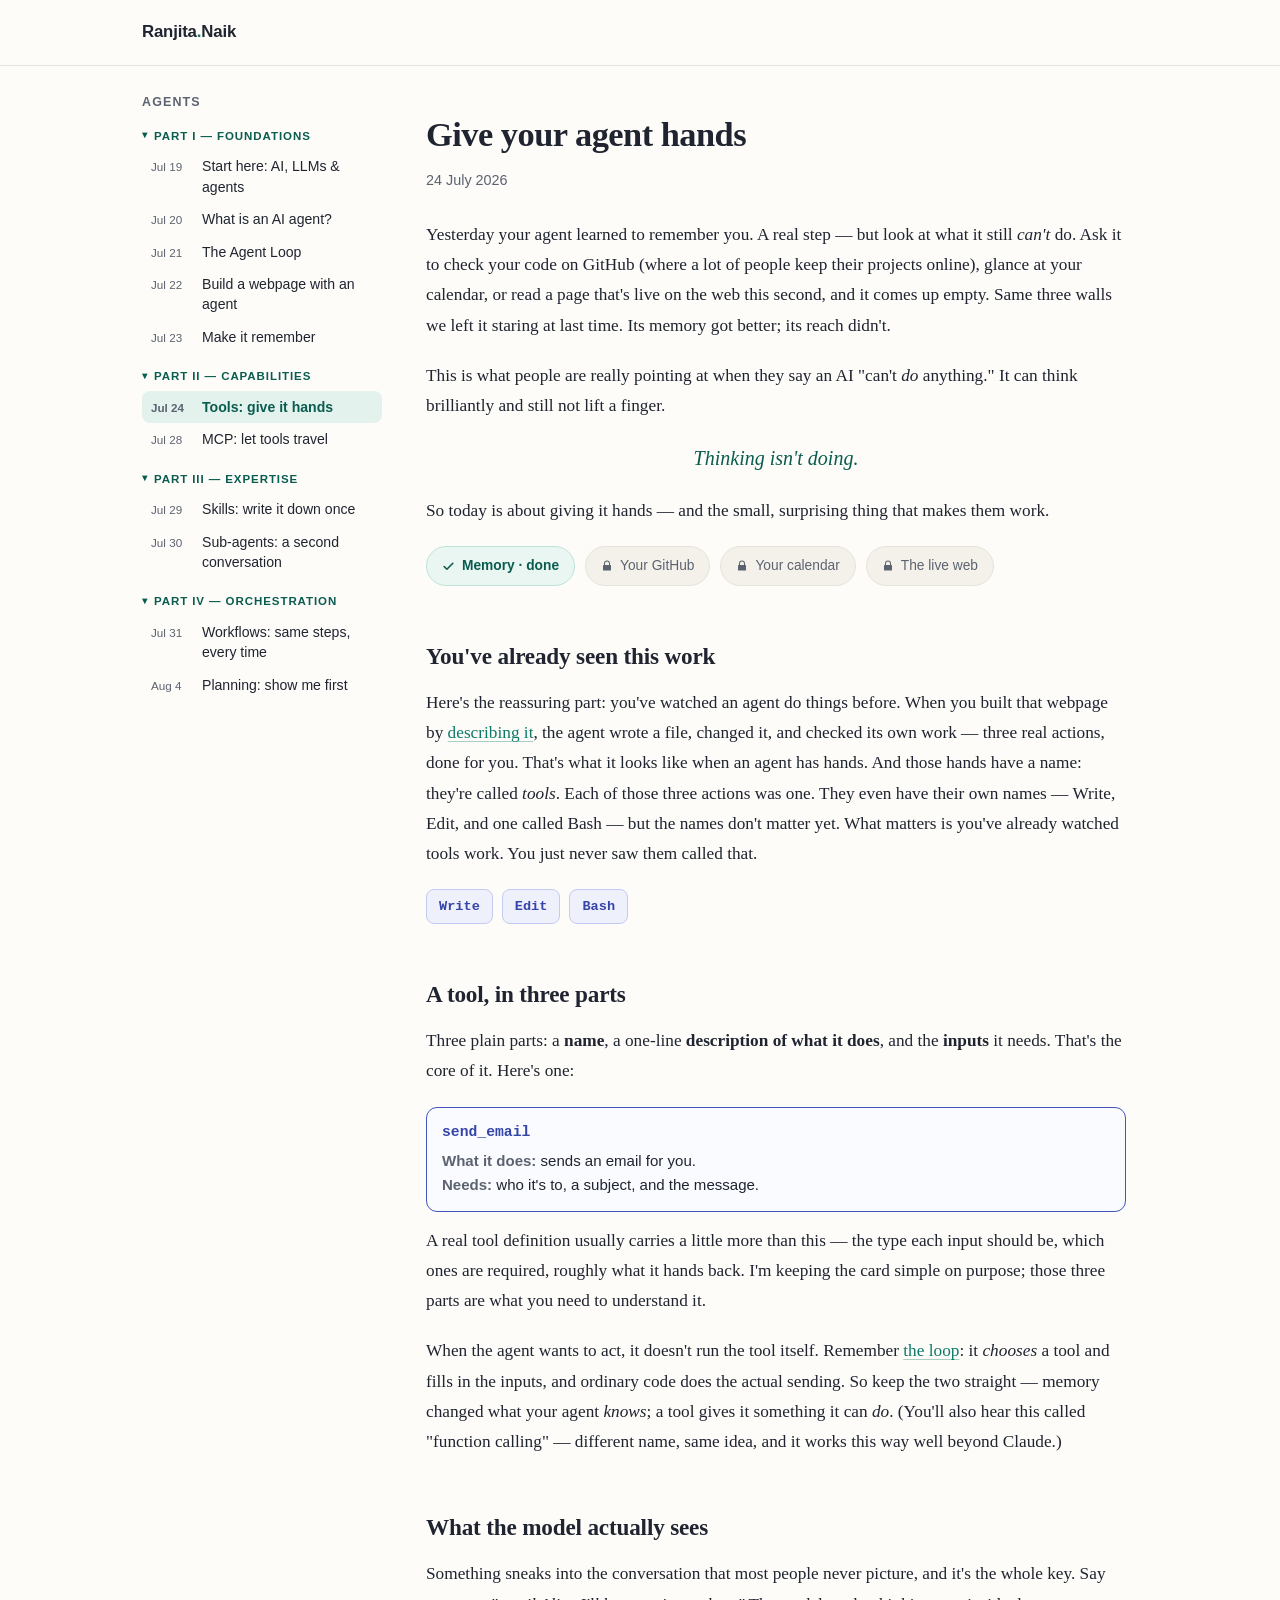
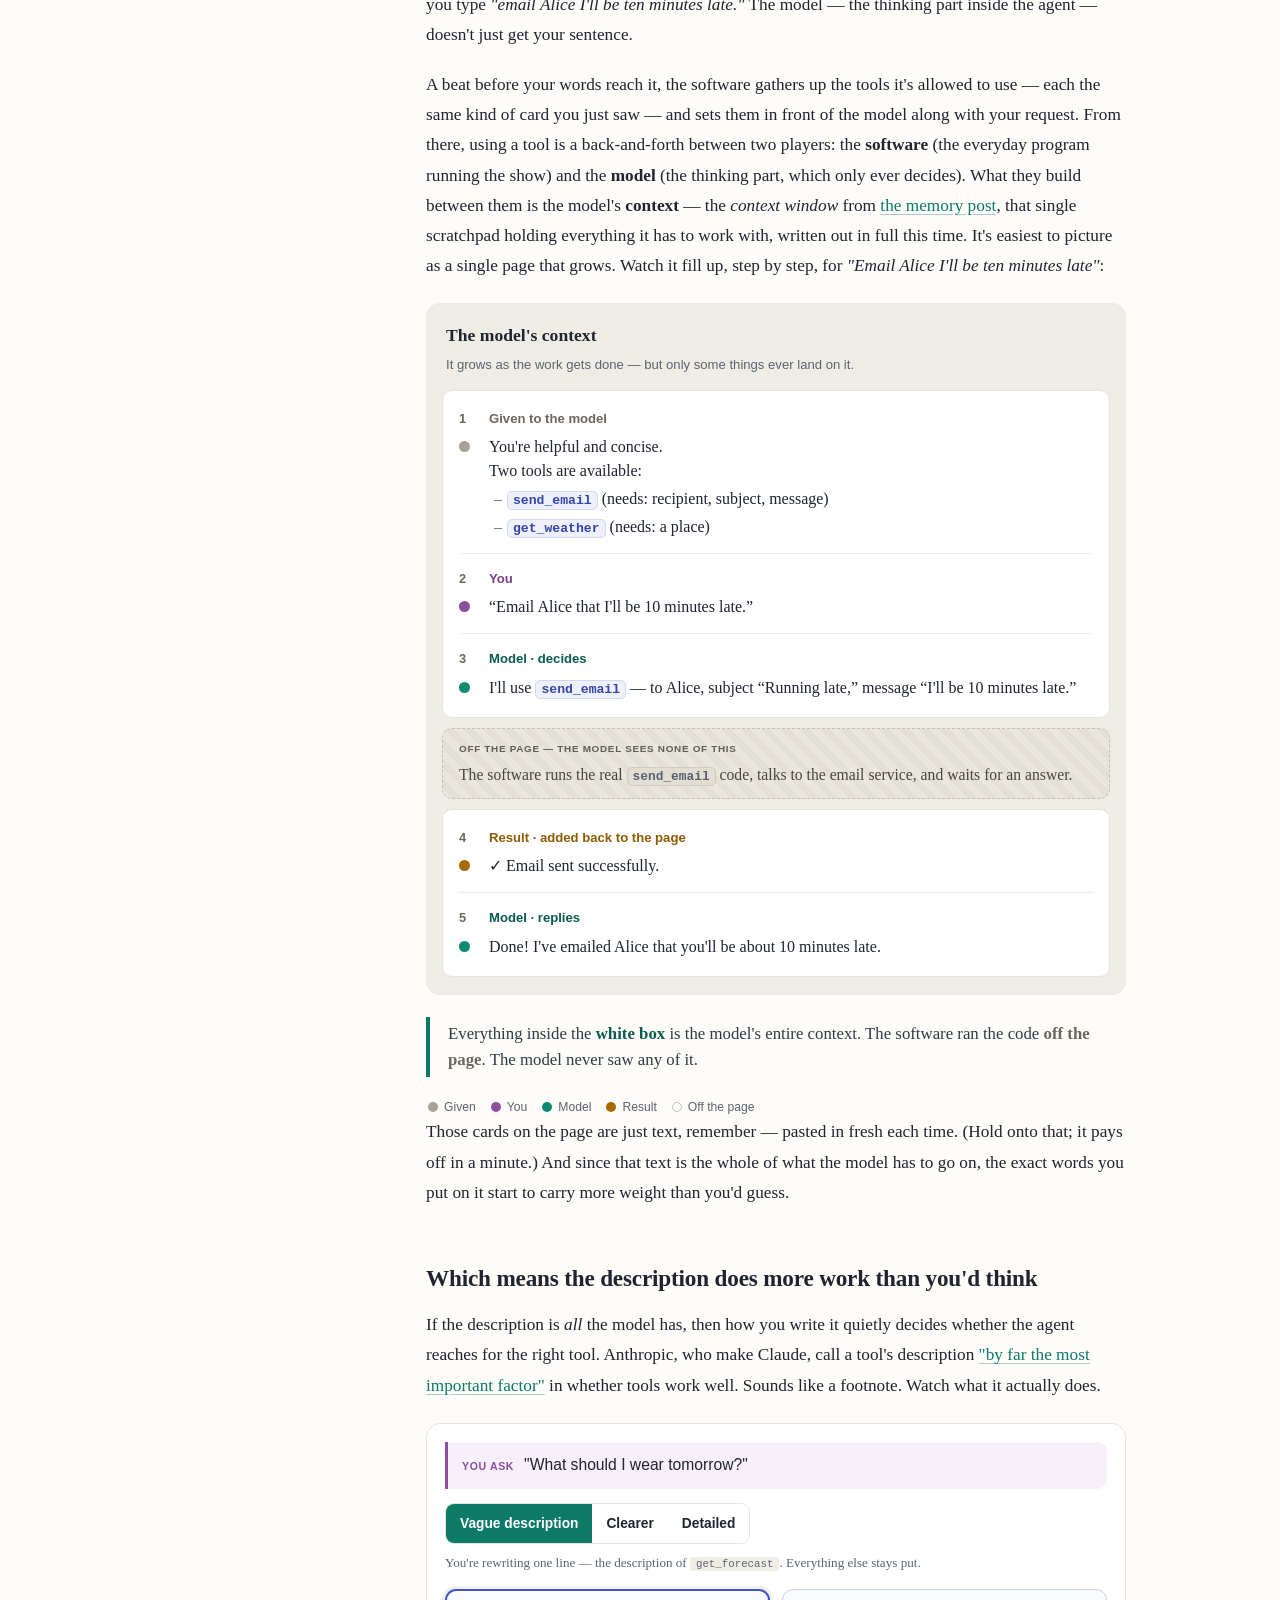
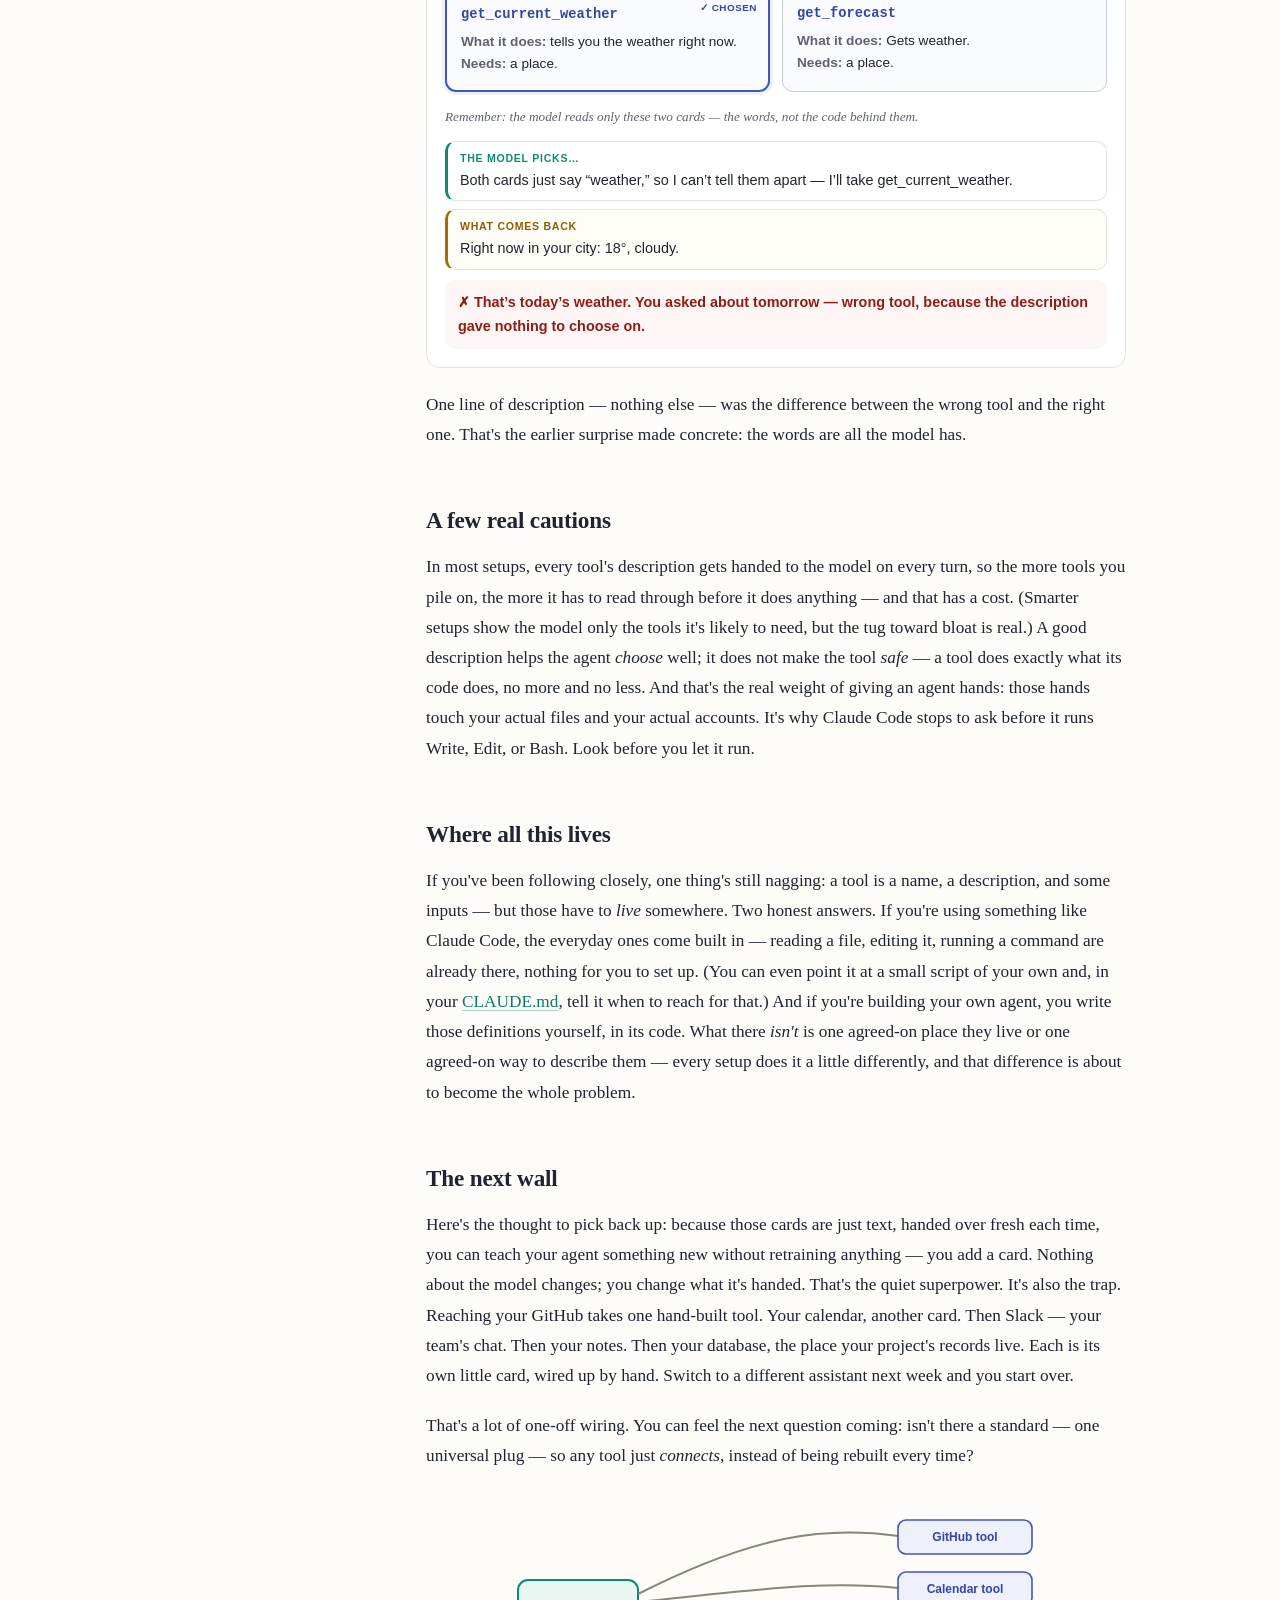
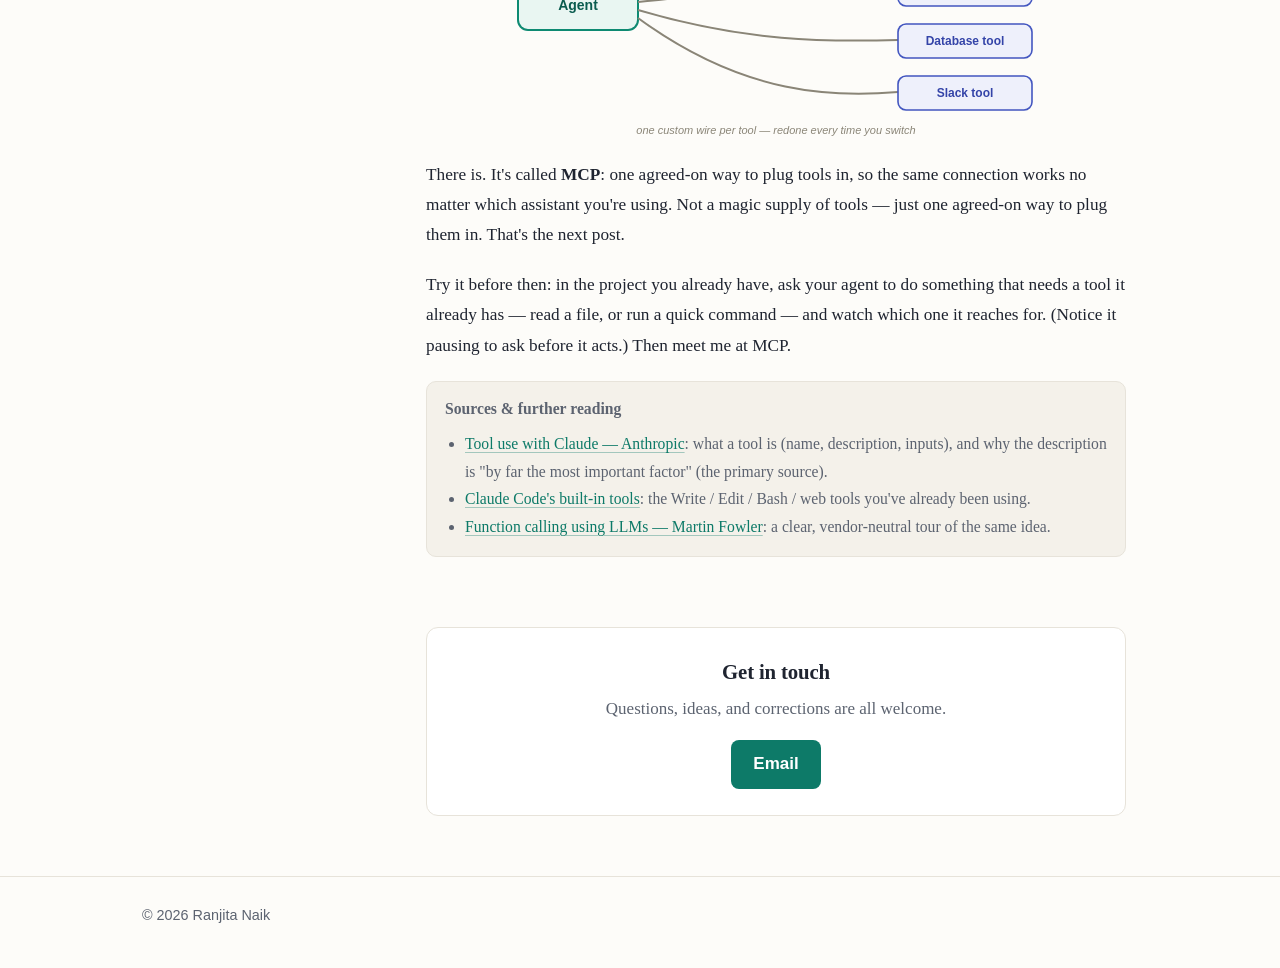
<file: learn/tools.html>
<!DOCTYPE html>
<html lang="en">
<head>
<meta charset="UTF-8">
<meta name="viewport" content="width=device-width, initial-scale=1.0">
<link rel="icon" href="data:image/svg+xml,%3Csvg xmlns=%27http://www.w3.org/2000/svg%27 viewBox=%270 0 64 64%27%3E%3Crect width=%2764%27 height=%2764%27 rx=%2714%27 fill=%27%230d7a68%27/%3E%3Ctext x=%2732%27 y=%2744%27 font-family=%27Georgia,serif%27 font-size=%2736%27 font-weight=%27bold%27 fill=%27%23fff%27 text-anchor=%27middle%27%3ER%3C/text%3E%3C/svg%3E">
<meta name="theme-color" content="#0d7a68">
<meta property="og:title" content="Give your agent hands (Tools) — Ranjita Naik">
<meta property="og:description" content="An AI can think brilliantly and still not do a thing. Tools are the piece that lets it act — and the surprising part is the model never sees the code, only your plain-English description.">
<meta property="og:type" content="article">
<meta property="og:url" content="https://ranjita-naik.github.io/learn/tools.html">
<meta property="og:site_name" content="Ranjita Naik">
<meta name="twitter:card" content="summary">
<link rel="alternate" type="application/rss+xml" title="Ranjita Naik — all writing" href="https://ranjita-naik.github.io/feed.xml">
<title>Give your agent hands (Tools) — Ranjita Naik</title>
<meta name="description" content="An AI can think brilliantly and still not do a thing. Tools are the piece that lets it act — and the surprising part is the model never sees the code, only your plain-English description.">
<style>
:root {
  --bg: #fdfcf9;
  --ink: #1f2430;
  --muted: #5c6370;
  --accent: #0d7a68;
  --accent-dark: #0a5c4f;
  --line: #e7e3da;
  --card: #ffffff;
  --serif: Charter, "Bitstream Charter", Cambria, Georgia, "Times New Roman", serif;
  --sans: -apple-system, BlinkMacSystemFont, "Segoe UI", Roboto, Helvetica, Arial, sans-serif;
  --mono: ui-monospace, "SF Mono", Menlo, Consolas, monospace;
}
* { box-sizing: border-box; }
html { scroll-behavior: smooth; }
::selection { background: #cdeae2; }
body {
  margin: 0;
  background: var(--bg);
  color: var(--ink);
  font: 17px/1.7 var(--sans);
  -webkit-font-smoothing: antialiased;
  text-rendering: optimizeLegibility;
}
.wrap { max-width: 700px; margin: 0 auto; padding: 0 22px; }
header.site {
  border-bottom: 1px solid var(--line);
  padding: 18px 0;
  background: var(--bg);
}
header.site .wrap { display: flex; align-items: baseline; justify-content: space-between; flex-wrap: wrap; gap: 8px; max-width: 1040px; }
.logo { font-weight: 700; font-size: 1.05rem; color: var(--ink); text-decoration: none; letter-spacing: -0.01em; }
.logo span { color: var(--accent); }
nav a { color: var(--muted); text-decoration: none; margin-left: 18px; font-size: 0.95rem; }
nav a:hover, nav a.active { color: var(--accent); }
h1, h2, h3 { font-family: var(--serif); font-weight: 700; }
h1 { font-size: 2.15rem; line-height: 1.22; letter-spacing: -0.015em; margin: 0 0 12px; }
h2 { font-size: 1.45rem; letter-spacing: -0.008em; margin: 2.2em 0 0.5em; }
h3 { font-size: 1.12rem; margin: 1.8em 0 0.4em; }
a { color: var(--accent); text-decoration-color: rgba(13, 122, 104, 0.35); text-underline-offset: 3px; }
a:hover { color: var(--accent-dark); text-decoration-color: rgba(10, 92, 79, 0.7); }
:focus-visible { outline: 2px solid var(--accent); outline-offset: 2px; border-radius: 2px; }
.hero { padding: 56px 0 28px; }
.hero .kicker {
  color: var(--accent);
  font-weight: 600;
  font-size: 0.85rem;
  text-transform: uppercase;
  letter-spacing: 0.08em;
  margin-bottom: 10px;
}
.hero p.lead { font-family: var(--serif); font-size: 1.22rem; line-height: 1.6; color: var(--muted); margin: 0; }
.post-list { list-style: none; padding: 0; margin: 24px 0 60px; }
.post-list li {
  background: var(--card);
  border: 1px solid var(--line);
  border-radius: 10px;
  padding: 20px 22px;
  margin-bottom: 14px;
  transition: border-color 0.15s ease;
}
.post-list li:hover { border-color: #cfc9bc; }
.post-list .date { color: var(--muted); font-size: 0.85rem; }
.post-list a.title { font-family: var(--serif); font-weight: 700; font-size: 1.18rem; line-height: 1.35; text-decoration: none; display: block; margin: 2px 0 6px; }
.post-list p { font-family: var(--serif); margin: 0; color: var(--muted); font-size: 1rem; }
.tag {
  display: inline-block;
  font-size: 0.75rem;
  font-weight: 600;
  color: var(--accent-dark);
  background: #e4f2ee;
  border-radius: 20px;
  padding: 2px 10px;
  margin-bottom: 6px;
}
article { padding: 48px 0 30px; }
article .meta { color: var(--muted); font-size: 0.9rem; margin-bottom: 28px; }
article p, article blockquote, article ul, article ol {
  font-family: var(--serif);
  font-size: 1.08rem;
  line-height: 1.75;
}
article p { margin: 0 0 1.15em; }
article blockquote {
  margin: 1.4em 0;
  padding: 4px 20px;
  border-left: 3px solid var(--accent);
  color: var(--muted);
  font-style: italic;
  font-size: 1.14rem;
}
article code, code {
  font-family: var(--mono);
  background: #f0ede6;
  border-radius: 4px;
  padding: 1px 6px;
  font-size: 0.82em;
}
.note {
  font-family: var(--serif);
  background: #f4f1ea;
  border: 1px solid var(--line);
  border-radius: 10px;
  padding: 14px 18px;
  font-size: 0.98rem;
  color: var(--muted);
}
.signup {
  background: var(--card);
  border: 1px solid var(--line);
  border-radius: 12px;
  padding: 26px;
  margin: 40px 0 60px;
  text-align: center;
}
.signup h2 { margin: 0 0 6px; font-size: 1.3rem; }
.signup p { font-family: var(--serif); color: var(--muted); margin: 0 0 16px; }
.signup .btn {
  display: inline-block;
  font-family: var(--sans);
  background: var(--accent);
  color: #fff;
  text-decoration: none;
  font-weight: 600;
  border-radius: 8px;
  padding: 10px 22px;
}
.signup .btn:hover { background: var(--accent-dark); }
footer.site {
  border-top: 1px solid var(--line);
  padding: 26px 0 40px;
  color: var(--muted);
  font-size: 0.9rem;
}
footer.site a { color: var(--muted); }
footer.site .wrap { max-width: 1040px; }
@media (max-width: 520px) {
  h1 { font-size: 1.7rem; }
  .hero { padding: 36px 0 20px; }
  article p, article blockquote, article ul, article ol { font-size: 1.04rem; }
}
@media print {
  header.site nav, .signup, footer.site { display: none; }
  body { background: #fff; }
}

/* two-column layout with date-grouped post pane */
.layout { display: grid; grid-template-columns: 240px minmax(0, 1fr); gap: 44px; max-width: 1040px; margin: 0 auto; padding: 0 22px; }
.layout > main.content { max-width: 700px; min-width: 0; }
.layout > main.content.wide { max-width: none; }
.sidebar { position: sticky; top: 24px; align-self: start; padding: 26px 0; }
.sb-title { font-family: var(--sans); font-size: 0.78rem; font-weight: 700; text-transform: uppercase; letter-spacing: 0.09em; color: var(--muted); margin-bottom: 10px; }
.sb-month { font-family: var(--sans); font-size: 0.72rem; font-weight: 700; text-transform: uppercase; letter-spacing: 0.08em; color: var(--accent-dark); margin: 14px 0 4px; }
.sb-item { display: flex; gap: 9px; align-items: baseline; font-family: var(--sans); font-size: 0.88rem; line-height: 1.45; color: var(--ink); text-decoration: none; padding: 6px 9px; border-radius: 8px; }
.sb-item:hover { background: #f0ede6; color: var(--accent-dark); }
.sb-item.on { background: #e4f2ee; color: var(--accent-dark); font-weight: 600; }
.sb-d { flex: 0 0 42px; font-size: 0.73rem; color: var(--muted); }
.sb-links { font-family: var(--sans); font-size: 0.8rem; color: var(--muted); margin-top: 18px; padding-top: 14px; border-top: 1px solid var(--line); line-height: 2; }
.sb-links a { color: var(--muted); }
.sb-links a:hover { color: var(--accent-dark); }
@media (max-width: 880px) {
  .layout { grid-template-columns: 1fr; gap: 0; }
  .sidebar { position: static; order: 2; border-top: 1px solid var(--line); margin-top: 20px; }
}
@media print { .sidebar { display: none; } }

/* inline-code chips must NOT apply inside pre blocks */
pre code { background: transparent; padding: 0; border-radius: 0; font-size: inherit; color: inherit; }
/* readable selection inside dark code blocks */
pre ::selection, pre::selection { background: #0d7a68; color: #ffffff; }
/* collapsible month groups (pane + homepage) */
details.sb-group > summary, details.mgroup > summary {
  cursor: pointer; list-style: none; display: flex; align-items: center; gap: 6px;
  font-family: var(--sans); font-size: 0.72rem; font-weight: 700;
  text-transform: uppercase; letter-spacing: 0.08em; color: var(--accent-dark); margin: 14px 0 4px;
}
details.sb-group > summary::-webkit-details-marker, details.mgroup > summary::-webkit-details-marker { display: none; }
details.sb-group > summary::before, details.mgroup > summary::before { content: "\25B8"; font-size: 0.85em; transition: transform 0.15s ease; }
details.sb-group[open] > summary::before, details.mgroup[open] > summary::before { transform: rotate(90deg); }
details.mgroup > summary { font-size: 0.78rem; margin: 20px 0 10px; }
</style>
<style>
/* ---- reused chat components ---- */
.promptbox { border: 1px solid var(--line); border-radius: 12px; padding: 14px 16px; background: #fff; margin: 16px 0 10px; }
.promptbox .lbl { font-family: var(--sans); font-size: 0.72rem; font-weight: 700; text-transform: uppercase; letter-spacing: 0.06em; color: #8a4f9e; display: block; margin-bottom: 6px; }
.promptbox .txt { font-family: var(--sans); font-size: 0.98rem; line-height: 1.55; color: var(--ink); }
.agentwork { border-left: 3px solid var(--accent); background: #eef6f3; border-radius: 0 10px 10px 0; padding: 11px 16px; margin: 0 0 16px; font-family: var(--sans); font-size: 0.92rem; }
.agentwork b { color: var(--accent-dark); }
.agentwork div { margin: 2px 0; }

/* ---- tool chips (you already used these) ---- */
.toolchips { display: flex; flex-wrap: wrap; gap: 9px; margin: 16px 0; }
.tchip { display: inline-flex; align-items: center; gap: 6px; font-family: var(--mono); font-size: 0.85rem; font-weight: 700; color: #3444a8; background: #eef0fb; border: 1px solid #c3cbf0; border-radius: 8px; padding: 5px 12px; }

/* ---- tool card (labeled English, never JSON) ---- */
.toolcard { border: 1.5px solid #4356c0; border-radius: 11px; padding: 12px 15px; background: #fafbff; margin: 14px 0; }
.toolcard .tn { font-family: var(--mono); font-weight: 700; color: #3444a8; font-size: 0.92rem; margin-bottom: 5px; }
.toolcard .tr { font-family: var(--sans); font-size: 0.94rem; line-height: 1.5; margin: 2px 0; }
.toolcard .tr b { color: var(--muted); font-weight: 600; }

/* ---- the memorable line ---- */
.bigidea { font-family: var(--serif); font-size: 1.4rem; line-height: 1.4; font-weight: 700; color: var(--ink); padding: 4px 0; margin: 24px 0; }
/* ---- a standalone beat (a callback line, quieter than the big idea) ---- */
.beat { font-family: var(--serif); font-size: 1.25rem; font-style: italic; color: var(--accent-dark); text-align: center; margin: 20px 0; }
/* ---- the visibility-line diagram (signature visual) ---- */
.vizline { width: 100%; height: auto; max-width: 520px; display: block; margin: 20px auto; }
/* ---- "what the model actually receives" context panel (plain text, never JSON) ---- */
.ctx { font-family: var(--mono); font-size: 0.82rem; line-height: 1.5; background: #fbfaf7; border: 1px solid var(--line); border-radius: 12px; margin: 18px 0; overflow: hidden; }
.ctx .ctx-h { font-family: var(--sans); font-size: 0.63rem; font-weight: 700; text-transform: uppercase; letter-spacing: 0.07em; color: var(--muted); background: #f2efe7; padding: 7px 14px; border-bottom: 1px solid var(--line); }
.ctx .ctx-b { padding: 13px 15px; }
.ctx .sys { color: var(--muted); margin-bottom: 10px; }
.ctx .tool { color: #3444a8; margin: 6px 0; }
.ctx .tool b { font-weight: 700; }
.ctx .sub { display: block; color: #7d818b; padding-left: 15px; font-size: 0.78rem; }
.ctx .divider { border-top: 1px dashed #d9d3c6; margin: 12px 0; }
.ctx .who2 { font-family: var(--sans); font-size: 0.6rem; font-weight: 700; text-transform: uppercase; letter-spacing: 0.07em; color: #8a4f9e; display: block; margin-bottom: 3px; }
.ctx .user { color: #6e3a80; }
/* ---- the model's view as one growing "page": white cards = what the model sees, grey striped band = off the page ---- */
.pagev { background: #efece5; border-radius: 14px; padding: 16px 16px 18px; margin: 22px 0; }
.pagev-h { padding: 2px 4px 13px; }
.pagev-h b { display: block; font-family: var(--serif); font-size: 1.1rem; font-weight: 700; color: var(--ink); }
.pagev-h span { display: block; font-family: var(--sans); font-size: 0.82rem; color: var(--muted); margin-top: 3px; }
.card { background: #fff; border: 1px solid #e7e3da; border-radius: 10px; padding: 3px 16px; }
.row { display: grid; grid-template-columns: 30px 1fr; padding: 14px 0; border-top: 1px solid #eee9df; }
.row:first-child { border-top: 0; }
.rn { grid-area: 1 / 1; font-family: var(--sans); font-size: 0.8rem; font-weight: 600; color: #6b665c; }
.rdot { grid-area: 2 / 1; width: 11px; height: 11px; border-radius: 50%; margin-top: 6px; }
.rlab { grid-area: 1 / 2; font-family: var(--sans); font-size: 0.82rem; font-weight: 700; margin-bottom: 5px; }
.rbody { grid-area: 2 / 2; font-family: var(--serif); font-size: 1rem; line-height: 1.5; color: var(--ink); }
.rbody .ln { display: block; }
.rbody .li { display: block; padding-left: 18px; margin-top: 4px; position: relative; }
.rbody .li::before { content: "\2013"; position: absolute; left: 5px; color: #6b665c; }
.row.setup .rdot { background: #a7a294; } .row.setup .rlab { color: #6b665c; }
.row.you .rdot { background: #8a4f9e; } .row.you .rlab { color: #7a4288; }
.row.model .rdot { background: #0e8a72; } .row.model .rlab { color: #0a5c4f; }
.row.result .rdot { background: #a86b00; } .row.result .rlab { color: #8f5b00; }
.tchipc { font-family: var(--mono); font-size: 0.82em; font-weight: 700; color: #3444a8; background: #eef0fb; border: 1px solid #d3d9f3; border-radius: 5px; padding: 1px 5px; white-space: nowrap; }
.offpage { margin: 10px 0; border: 1px dashed #c7c1b2; border-radius: 10px; padding: 12px 16px; background: repeating-linear-gradient(45deg, #eae7df, #eae7df 7px, #e4e0d6 7px, #e4e0d6 14px); }
.offpage .ol { font-family: var(--sans); font-size: 0.62rem; font-weight: 700; text-transform: uppercase; letter-spacing: 0.07em; color: #615d54; margin-bottom: 5px; }
.offpage .od { font-family: var(--serif); font-size: 0.98rem; color: #4a463e; line-height: 1.5; }
.offpage .od .tchipc { background: #e2ded4; border-color: #d0ccc0; color: #55606e; }
.legend { display: flex; flex-wrap: wrap; gap: 8px 15px; margin: 13px 2px 0; font-family: var(--sans); font-size: 0.76rem; color: var(--muted); }
.legend span { display: inline-flex; align-items: center; gap: 6px; }
.legend i { width: 10px; height: 10px; border-radius: 50%; display: inline-block; }
.pagenote { font-family: var(--serif); font-size: 1.05rem; line-height: 1.55; color: #2f3a44; border-left: 4px solid var(--accent); padding: 4px 0 4px 18px; margin: 20px 0; }
.pagenote b { color: var(--accent-dark); }
.pagenote .gy { color: #6b665c; font-weight: 700; }

/* ---- signature interactive ---- */
.sim { background: var(--card); border: 1px solid var(--line); border-radius: 14px; padding: 18px; margin: 22px 0; }
.askrow { display: flex; gap: 10px; align-items: baseline; border-left: 3px solid #8a4f9e; background: #f7effa; border-radius: 0 10px 10px 0; padding: 10px 14px; margin-bottom: 14px; }
.askrow .lbl { font-family: var(--sans); font-size: 0.66rem; font-weight: 700; text-transform: uppercase; letter-spacing: 0.06em; color: #8a4f9e; flex: 0 0 auto; }
.askrow .q { font-family: var(--sans); font-size: 0.98rem; color: var(--ink); }
.seg { display: inline-flex; border: 1px solid var(--line); border-radius: 9px; overflow: hidden; }
.seg button { font: inherit; font-weight: 600; font-size: 0.86rem; border: 0; padding: 8px 14px; cursor: pointer; background: #fff; color: var(--ink); }
.seg button.on { background: var(--accent); color: #fff; }
.seghint { font-size: 0.82rem; color: var(--muted); margin: 8px 0 14px; }
.tools-row { display: grid; grid-template-columns: 1fr 1fr; gap: 12px; }
@media (max-width: 560px) { .tools-row { grid-template-columns: 1fr; } }
.tcard { border: 1.5px solid #c3cbf0; border-radius: 11px; padding: 12px 14px 14px; background: #fafbff; transition: box-shadow .2s ease, border-color .2s ease; position: relative; }
.tcard .tn { font-family: var(--mono); font-weight: 700; color: #3444a8; font-size: 0.86rem; margin-bottom: 6px; }
.tcard .tr { font-family: var(--sans); font-size: 0.85rem; line-height: 1.45; margin: 2px 0; }
.tcard .tr b { color: var(--muted); font-weight: 600; }
.tcard.picked { border-color: #4356c0; border-width: 2px; box-shadow: 0 0 0 3px #eef0fb; }
.tcard .pickmark { position: absolute; top: 9px; right: 11px; font-size: 0.62rem; font-weight: 700; color: #3444a8; text-transform: uppercase; letter-spacing: 0.05em; opacity: 0; }
.tcard.picked .pickmark { opacity: 1; }
.whatsees { font-size: 0.83rem; color: var(--muted); font-style: italic; margin: 13px 0; }
.msg { border-radius: 10px; padding: 9px 12px; font-size: 0.9rem; line-height: 1.5; border: 1px solid var(--line); background: #fff; margin-top: 8px; }
.msg .who { font-size: 0.66rem; font-weight: 700; text-transform: uppercase; letter-spacing: 0.07em; display: block; margin-bottom: 3px; }
.msg.model { border-left: 3px solid #0e8a72; } .msg.model .who { color: #0e8a72; }
.msg.obs   { border-left: 3px solid #a86b00; background: #fffdf7; } .msg.obs .who { color: #8f5b00; }
.verdict { margin-top: 10px; border-radius: 10px; padding: 10px 13px; font-size: 0.9rem; font-weight: 600; }
.verdict.ok  { background: #e9f6f2; color: #0a5c4f; }
.verdict.warn{ background: #faf3e4; color: #7a4e00; }
.verdict.bad { background: #fdf6f5; color: #8f1d16; }

.lockrow { display: flex; flex-wrap: wrap; gap: 10px; margin: 18px 0 6px; }
.chip { display: inline-flex; align-items: center; gap: 7px; font-family: var(--sans); font-size: 0.86rem; border-radius: 20px; padding: 7px 15px; border: 1px solid var(--line); }
.chip svg { flex: 0 0 auto; }
.chip.ok { background: #e9f6f2; color: #0a5c4f; border-color: #bfe3d8; font-weight: 600; }
.chip.lock { background: #f4f1ea; color: var(--muted); }
/* ---- MCP cliffhanger visual ---- */
.wiring { width: 100%; height: auto; max-width: 560px; display: block; margin: 18px auto; }
</style>
</head>
<body>
<header class="site">
  <div class="wrap">
    <a class="logo" href="../index.html">Ranjita<span>.</span>Naik</a>
  </div>
</header>

<div class="layout">
<aside class="sidebar" aria-label="Posts, grouped by curriculum part">
  <div class="sb-title">Agents</div>
  <details class="sb-group" open>
    <summary>Part I — Foundations</summary>
    <a class="sb-item" href="../posts/start-here-llms-and-agents.html"><span class="sb-d">Jul 19</span><span>Start here: AI, LLMs &amp; agents</span></a>
    <a class="sb-item" href="../posts/what-is-an-ai-agent.html"><span class="sb-d">Jul 20</span><span>What is an AI agent?</span></a>
    <a class="sb-item" href="../learn/agent-loop.html"><span class="sb-d">Jul 21</span><span>The Agent Loop</span></a>
    <a class="sb-item" href="../learn/build-with-an-agent.html"><span class="sb-d">Jul 22</span><span>Build a webpage with an agent</span></a>
    <a class="sb-item" href="../learn/make-it-remember.html"><span class="sb-d">Jul 23</span><span>Make it remember</span></a>
  </details>
  <details class="sb-group" open>
    <summary>Part II — Capabilities</summary>
    <a class="sb-item on" href="../learn/tools.html"><span class="sb-d">Jul 24</span><span>Tools: give it hands</span></a>
    <a class="sb-item" href="../learn/mcp.html"><span class="sb-d">Jul 28</span><span>MCP: let tools travel</span></a>
  </details>
  <details class="sb-group" open>
    <summary>Part III — Expertise</summary>
    <a class="sb-item" href="../learn/skills.html"><span class="sb-d">Jul 29</span><span>Skills: write it down once</span></a>
    <a class="sb-item" href="../learn/sub-agents.html"><span class="sb-d">Jul 30</span><span>Sub-agents: a second conversation</span></a>
  </details>
  <details class="sb-group" open>
    <summary>Part IV — Orchestration</summary>
    <a class="sb-item" href="../learn/workflows.html"><span class="sb-d">Jul 31</span><span>Workflows: same steps, every time</span></a>
    <a class="sb-item" href="../learn/planning.html"><span class="sb-d">Aug 4</span><span>Planning: show me first</span></a>
  </details>
</aside>
<main class="content">
  <article>
    <h1>Give your agent hands</h1>
    <div class="meta">24 July 2026</div>

    <p>Yesterday your agent learned to remember you. A real step — but look at what it still <em>can't</em> do. Ask it to check your code on GitHub (where a lot of people keep their projects online), glance at your calendar, or read a page that's live on the web this second, and it comes up empty. Same three walls we left it staring at last time. Its memory got better; its reach didn't.</p>

    <p>This is what people are really pointing at when they say an AI "can't <em>do</em> anything." It can think brilliantly and still not lift a finger.</p>

    <p class="beat">Thinking isn't doing.</p>

    <p>So today is about giving it hands — and the small, surprising thing that makes them work.</p>

    <div class="lockrow" role="img" aria-label="From last post: memory is done, but the agent still can't reach your GitHub, your calendar, or the live web.">
      <span class="chip ok"><svg width="13" height="13" viewBox="0 0 24 24" aria-hidden="true"><path d="M20 6L9 17l-5-5" fill="none" stroke="currentColor" stroke-width="3" stroke-linecap="round" stroke-linejoin="round"/></svg> Memory · done</span>
      <span class="chip lock"><svg width="12" height="12" viewBox="0 0 24 24" aria-hidden="true"><path d="M6 10V7a6 6 0 1112 0v3h1a1 1 0 011 1v9a1 1 0 01-1 1H5a1 1 0 01-1-1v-9a1 1 0 011-1h1zm2 0h8V7a4 4 0 10-8 0v3z" fill="currentColor"/></svg> Your GitHub</span>
      <span class="chip lock"><svg width="12" height="12" viewBox="0 0 24 24" aria-hidden="true"><path d="M6 10V7a6 6 0 1112 0v3h1a1 1 0 011 1v9a1 1 0 01-1 1H5a1 1 0 01-1-1v-9a1 1 0 011-1h1zm2 0h8V7a4 4 0 10-8 0v3z" fill="currentColor"/></svg> Your calendar</span>
      <span class="chip lock"><svg width="12" height="12" viewBox="0 0 24 24" aria-hidden="true"><path d="M6 10V7a6 6 0 1112 0v3h1a1 1 0 011 1v9a1 1 0 01-1 1H5a1 1 0 01-1-1v-9a1 1 0 011-1h1zm2 0h8V7a4 4 0 10-8 0v3z" fill="currentColor"/></svg> The live web</span>
    </div>

    <h2>You've already seen this work</h2>
    <p>Here's the reassuring part: you've watched an agent do things before. When you built that webpage by <a href="build-with-an-agent.html">describing it</a>, the agent wrote a file, changed it, and checked its own work — three real actions, done for you. That's what it looks like when an agent has hands. And those hands have a name: they're called <em>tools</em>. Each of those three actions was one. They even have their own names — Write, Edit, and one called Bash — but the names don't matter yet. What matters is you've already watched tools work. You just never saw them called that.</p>

    <div class="toolchips" role="img" aria-label="Three tools you already used in the build tutorial: Write, Edit, Bash.">
      <span class="tchip">Write</span><span class="tchip">Edit</span><span class="tchip">Bash</span>
    </div>

    <h2>A tool, in three parts</h2>
    <p>Three plain parts: a <strong>name</strong>, a one-line <strong>description of what it does</strong>, and the <strong>inputs</strong> it needs. That's the core of it. Here's one:</p>

    <div class="toolcard">
      <div class="tn">send_email</div>
      <div class="tr"><b>What it does:</b> sends an email for you.</div>
      <div class="tr"><b>Needs:</b> who it's to, a subject, and the message.</div>
    </div>

    <p>A real tool definition usually carries a little more than this — the type each input should be, which ones are required, roughly what it hands back. I'm keeping the card simple on purpose; those three parts are what you need to understand it.</p>

    <p>When the agent wants to act, it doesn't run the tool itself. Remember <a href="agent-loop.html">the loop</a>: it <em>chooses</em> a tool and fills in the inputs, and ordinary code does the actual sending. So keep the two straight — memory changed what your agent <em>knows</em>; a tool gives it something it can <em>do</em>. (You'll also hear this called "function calling" — different name, same idea, and it works this way well beyond Claude.)</p>

    <h2>What the model actually sees</h2>
    <p>Something sneaks into the conversation that most people never picture, and it's the whole key. Say you type <em>"email Alice I'll be ten minutes late."</em> The model — the thinking part inside the agent — doesn't just get your sentence.</p>

    <p>A beat before your words reach it, the software gathers up the tools it's allowed to use — each the same kind of card you just saw — and sets them in front of the model along with your request. From there, using a tool is a back-and-forth between two players: the <strong>software</strong> (the everyday program running the show) and the <strong>model</strong> (the thinking part, which only ever decides). What they build between them is the model's <strong>context</strong> — the <em>context window</em> from <a href="make-it-remember.html">the memory post</a>, that single scratchpad holding everything it has to work with, written out in full this time. It's easiest to picture as a single page that grows. Watch it fill up, step by step, for <em>"Email Alice I'll be ten minutes late"</em>:</p>

    <div class="pagev" role="img" aria-label="The model's view of the conversation, shown as one page that grows. Row 1, given to the model: you're helpful and concise, and two tools are available — send_email, which needs recipient, subject and message, and get_weather, which needs a place. Row 2, you: Email Alice that I'll be 10 minutes late. Row 3, the model decides: I'll use send_email, to Alice, subject Running late, message I'll be 10 minutes late. Then, off the page where the model sees none of it, the software runs the real send_email code, talks to the email service, and waits for an answer. Row 4, result added back to the page: email sent successfully. Row 5, the model replies: done, I've emailed Alice you'll be about 10 minutes late.">
      <div class="pagev-h"><b>The model's context</b><span>It grows as the work gets done — but only some things ever land on it.</span></div>
      <div class="card">
        <div class="row setup"><div class="rn">1</div><div class="rdot"></div>
          <div class="rlab">Given to the model</div>
          <div class="rbody"><span class="ln">You're helpful and concise.</span><span class="ln">Two tools are available:</span><span class="li"><span class="tchipc">send_email</span> (needs: recipient, subject, message)</span><span class="li"><span class="tchipc">get_weather</span> (needs: a place)</span></div>
        </div>
        <div class="row you"><div class="rn">2</div><div class="rdot"></div>
          <div class="rlab">You</div>
          <div class="rbody">&ldquo;Email Alice that I'll be 10 minutes late.&rdquo;</div>
        </div>
        <div class="row model"><div class="rn">3</div><div class="rdot"></div>
          <div class="rlab">Model &middot; decides</div>
          <div class="rbody">I'll use <span class="tchipc">send_email</span> — to Alice, subject &ldquo;Running late,&rdquo; message &ldquo;I'll be 10 minutes late.&rdquo;</div>
        </div>
      </div>
      <div class="offpage">
        <div class="ol">off the page — the model sees none of this</div>
        <div class="od">The software runs the real <span class="tchipc">send_email</span> code, talks to the email service, and waits for an answer.</div>
      </div>
      <div class="card">
        <div class="row result"><div class="rn">4</div><div class="rdot"></div>
          <div class="rlab">Result &middot; added back to the page</div>
          <div class="rbody">&#10003; Email sent successfully.</div>
        </div>
        <div class="row model"><div class="rn">5</div><div class="rdot"></div>
          <div class="rlab">Model &middot; replies</div>
          <div class="rbody">Done! I've emailed Alice that you'll be about 10 minutes late.</div>
        </div>
      </div>
    </div>

    <p class="pagenote">Everything inside the <b>white box</b> is the model's entire context. The software ran the code <span class="gy">off the page</span>. The model never saw any of it.</p>

    <div class="legend" role="img" aria-label="Legend: grey dot is what was given to the model, plum is you, teal is the model, gold is a tool result, and a hollow dot is off the page.">
      <span><i style="background:#a7a294"></i>Given</span>
      <span><i style="background:#8a4f9e"></i>You</span>
      <span><i style="background:#0e8a72"></i>Model</span>
      <span><i style="background:#a86b00"></i>Result</span>
      <span><i style="background:#fff;border:1px solid #c7c1b2"></i>Off the page</span>
    </div>

    <p>Those cards on the page are just text, remember — pasted in fresh each time. (Hold onto that; it pays off in a minute.) And since that text is the whole of what the model has to go on, the exact words you put on it start to carry more weight than you'd guess.</p>

    <h2>Which means the description does more work than you'd think</h2>
    <p>If the description is <em>all</em> the model has, then how you write it quietly decides whether the agent reaches for the right tool. Anthropic, who make Claude, call a tool's description <a href="https://platform.claude.com/docs/en/agents-and-tools/tool-use/implement-tool-use">"by far the most important factor"</a> in whether tools work well. Sounds like a footnote. Watch what it actually does.</p>

    <div class="sim" role="group" aria-label="Interactive: the same question and the same two tools, with only one tool's description changing from vague to detailed.">
      <div class="askrow"><span class="lbl">You ask</span><span class="q">"What should I wear tomorrow?"</span></div>

      <div class="seg" role="group" aria-label="Description quality for the get_forecast tool">
        <button id="lv0" class="on" aria-pressed="true">Vague description</button>
        <button id="lv1" aria-pressed="false">Clearer</button>
        <button id="lv2" aria-pressed="false">Detailed</button>
      </div>
      <p class="seghint">You're rewriting one line — the description of <code>get_forecast</code>. Everything else stays put.</p>

      <div class="tools-row">
        <div class="tcard" id="card-current"><span class="pickmark">&#10003; chosen</span>
          <div class="tn">get_current_weather</div>
          <div class="tr"><b>What it does:</b> tells you the weather right now.</div>
          <div class="tr"><b>Needs:</b> a place.</div>
        </div>
        <div class="tcard" id="card-forecast"><span class="pickmark">&#10003; chosen</span>
          <div class="tn">get_forecast</div>
          <div class="tr"><b>What it does:</b> <span id="fc-desc"></span></div>
          <div class="tr"><b>Needs:</b> <span id="fc-needs"></span></div>
        </div>
      </div>

      <p class="whatsees">Remember: the model reads only these two cards — the words, not the code behind them.</p>

      <div class="msg model"><span class="who">the model picks…</span><span id="modelsay"></span></div>
      <div class="msg obs"><span class="who">what comes back</span><span id="obs"></span></div>
      <div class="verdict" id="verdict"></div>
    </div>

    <p>One line of description — nothing else — was the difference between the wrong tool and the right one. That's the earlier surprise made concrete: the words are all the model has.</p>

    <h2>A few real cautions</h2>
    <p>In most setups, every tool's description gets handed to the model on every turn, so the more tools you pile on, the more it has to read through before it does anything — and that has a cost. (Smarter setups show the model only the tools it's likely to need, but the tug toward bloat is real.) A good description helps the agent <em>choose</em> well; it does not make the tool <em>safe</em> — a tool does exactly what its code does, no more and no less. And that's the real weight of giving an agent hands: those hands touch your actual files and your actual accounts. It's why Claude Code stops to ask before it runs Write, Edit, or Bash. Look before you let it run.</p>

    <h2>Where all this lives</h2>
    <p>If you've been following closely, one thing's still nagging: a tool is a name, a description, and some inputs — but those have to <em>live</em> somewhere. Two honest answers. If you're using something like Claude Code, the everyday ones come built in — reading a file, editing it, running a command are already there, nothing for you to set up. (You can even point it at a small script of your own and, in your <a href="make-it-remember.html">CLAUDE.md</a>, tell it when to reach for that.) And if you're building your own agent, you write those definitions yourself, in its code. What there <em>isn't</em> is one agreed-on place they live or one agreed-on way to describe them — every setup does it a little differently, and that difference is about to become the whole problem.</p>

    <h2>The next wall</h2>
    <p>Here's the thought to pick back up: because those cards are just text, handed over fresh each time, you can teach your agent something new without retraining anything — you add a card. Nothing about the model changes; you change what it's handed. That's the quiet superpower. It's also the trap. Reaching your GitHub takes one hand-built tool. Your calendar, another card. Then Slack — your team's chat. Then your notes. Then your database, the place your project's records live. Each is its own little card, wired up by hand. Switch to a different assistant next week and you start over.</p>

    <p>That's a lot of one-off wiring. You can feel the next question coming: isn't there a standard — one universal plug — so any tool just <em>connects</em>, instead of being rebuilt every time?</p>

    <svg class="wiring" viewBox="0 0 560 250" role="img" aria-label="One agent hand-wired to four separate services — a GitHub tool, a calendar tool, a database tool, a Slack tool — each by its own custom connection, hinting at a tangle a single standard would tidy up.">
      <rect x="22" y="88" width="120" height="50" rx="10" fill="#e9f6f2" stroke="#0e8a72" stroke-width="2"/>
      <text x="82" y="118" text-anchor="middle" font-size="14" font-weight="700" fill="#0a5c4f">Agent</text>
      <path d="M142 102 C 260 42, 330 34, 402 44" fill="none" stroke="#8a8577" stroke-width="2"/>
      <path d="M142 110 C 260 98, 330 88, 402 96" fill="none" stroke="#8a8577" stroke-width="2"/>
      <path d="M142 118 C 250 150, 330 150, 402 148" fill="none" stroke="#8a8577" stroke-width="2"/>
      <path d="M142 126 C 250 205, 340 205, 402 200" fill="none" stroke="#8a8577" stroke-width="2"/>
      <g font-size="12" fill="#3444a8" font-weight="700">
        <rect x="402" y="28" width="134" height="34" rx="8" fill="#eef0fb" stroke="#4356c0" stroke-width="1.6"/><text x="469" y="49" text-anchor="middle">GitHub tool</text>
        <rect x="402" y="80" width="134" height="34" rx="8" fill="#eef0fb" stroke="#4356c0" stroke-width="1.6"/><text x="469" y="101" text-anchor="middle">Calendar tool</text>
        <rect x="402" y="132" width="134" height="34" rx="8" fill="#eef0fb" stroke="#4356c0" stroke-width="1.6"/><text x="469" y="153" text-anchor="middle">Database tool</text>
        <rect x="402" y="184" width="134" height="34" rx="8" fill="#eef0fb" stroke="#4356c0" stroke-width="1.6"/><text x="469" y="205" text-anchor="middle">Slack tool</text>
      </g>
      <text x="280" y="242" text-anchor="middle" font-size="11" fill="#8a8577" font-style="italic">one custom wire per tool — redone every time you switch</text>
    </svg>

    <p>There is. It's called <strong>MCP</strong>: one agreed-on way to plug tools in, so the same connection works no matter which assistant you're using. Not a magic supply of tools — just one agreed-on way to plug them in. That's the next post.</p>

    <p>Try it before then: in the project you already have, ask your agent to do something that needs a tool it already has — read a file, or run a quick command — and watch which one it reaches for. (Notice it pausing to ask before it acts.) Then meet me at MCP.</p>

    <div class="note"><strong>Sources &amp; further reading</strong>
    <ul style="margin:8px 0 2px; padding-left:20px; font-size:inherit;">
      <li><a href="https://platform.claude.com/docs/en/agents-and-tools/tool-use/implement-tool-use">Tool use with Claude — Anthropic</a>: what a tool is (name, description, inputs), and why the description is "by far the most important factor" (the primary source).</li>
      <li><a href="https://code.claude.com/docs/en/tools-reference">Claude Code's built-in tools</a>: the Write / Edit / Bash / web tools you've already been using.</li>
      <li><a href="https://martinfowler.com/articles/function-call-LLM.html">Function calling using LLMs — Martin Fowler</a>: a clear, vendor-neutral tour of the same idea.</li>
    </ul>
    </div>
  </article>

  <section class="signup">
    <h2>Get in touch</h2>
    <p>Questions, ideas, and corrections are all welcome.</p>
    <a class="btn" href="mailto:ranjitawrites@gmail.com">Email</a>
  </section>
</main>
</div>

<footer class="site">
  <div class="wrap">
    © 2026 Ranjita Naik
  </div>
</footer>

<script>
(function () {
  "use strict";
  var $ = function (id) { return document.getElementById(id); };
  var LEVELS = [
    {
      desc: "Gets weather.",
      needs: "a place.",
      pick: "current",
      modelsay: "Both cards just say “weather,” so I can’t tell them apart — I’ll take get_current_weather.",
      obs: "Right now in your city: 18°, cloudy.",
      cls: "bad", mark: "✗",
      verdict: "That’s today’s weather. You asked about tomorrow — wrong tool, because the description gave nothing to choose on."
    },
    {
      desc: "Gets the weather forecast.",
      needs: "a place.",
      pick: "forecast",
      modelsay: "“Forecast” sounds right for a question about tomorrow, so get_forecast. It doesn’t say how far ahead, so I’ll just guess.",
      obs: "A forecast — but for how many days? Unclear.",
      cls: "warn", mark: "≈",
      verdict: "Closer — it picked the right tool this time, but had to guess what you meant."
    },
    {
      desc: "Returns the weather forecast for upcoming days. Use when the user asks about future weather.",
      needs: "a place, and how many days ahead.",
      pick: "forecast",
      modelsay: "The user asked about tomorrow → that’s future weather → get_forecast, one day ahead.",
      obs: "Tomorrow: 24°, sunny. (Wear something light.)",
      cls: "ok", mark: "✓",
      verdict: "Exactly right — and it knew to ask for one day ahead. Nothing changed but the description."
    }
  ];
  function render(i) {
    var L = LEVELS[i];
    $("fc-desc").textContent = L.desc;
    $("fc-needs").textContent = L.needs;
    ["lv0", "lv1", "lv2"].forEach(function (b, k) {
      $(b).classList.toggle("on", k === i);
      $(b).setAttribute("aria-pressed", k === i ? "true" : "false");
    });
    $("card-current").classList.toggle("picked", L.pick === "current");
    $("card-forecast").classList.toggle("picked", L.pick === "forecast");
    $("modelsay").textContent = L.modelsay;
    $("obs").textContent = L.obs;
    var v = $("verdict");
    v.className = "verdict " + L.cls;
    v.textContent = L.mark + "  " + L.verdict;
  }
  $("lv0").addEventListener("click", function () { render(0); });
  $("lv1").addEventListener("click", function () { render(1); });
  $("lv2").addEventListener("click", function () { render(2); });
  render(0);
})();
</script>

<!-- Analytics: GoatCounter — privacy-friendly, cookie-free -->
<script data-goatcounter="https://ranjita-naik.goatcounter.com/count" async src="//gc.zgo.at/count.js"></script>
</body>
</html>
</file>
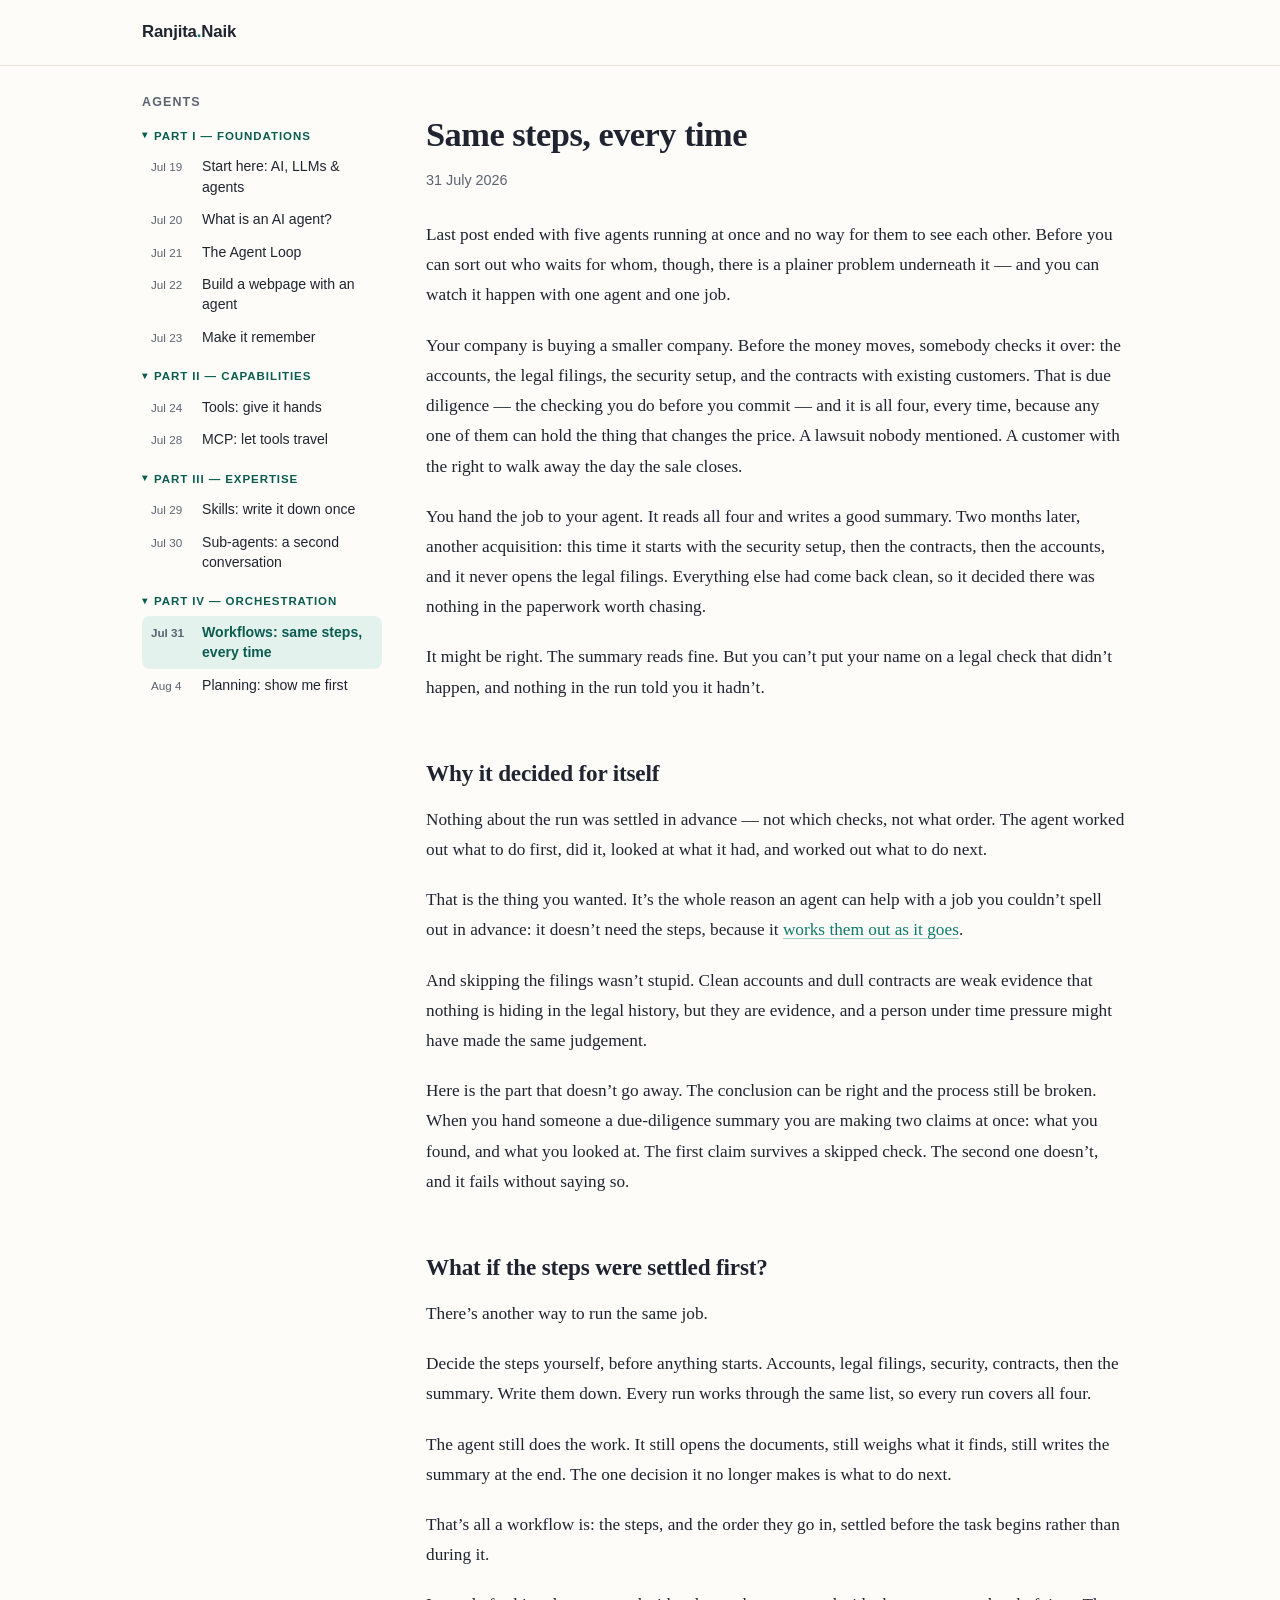
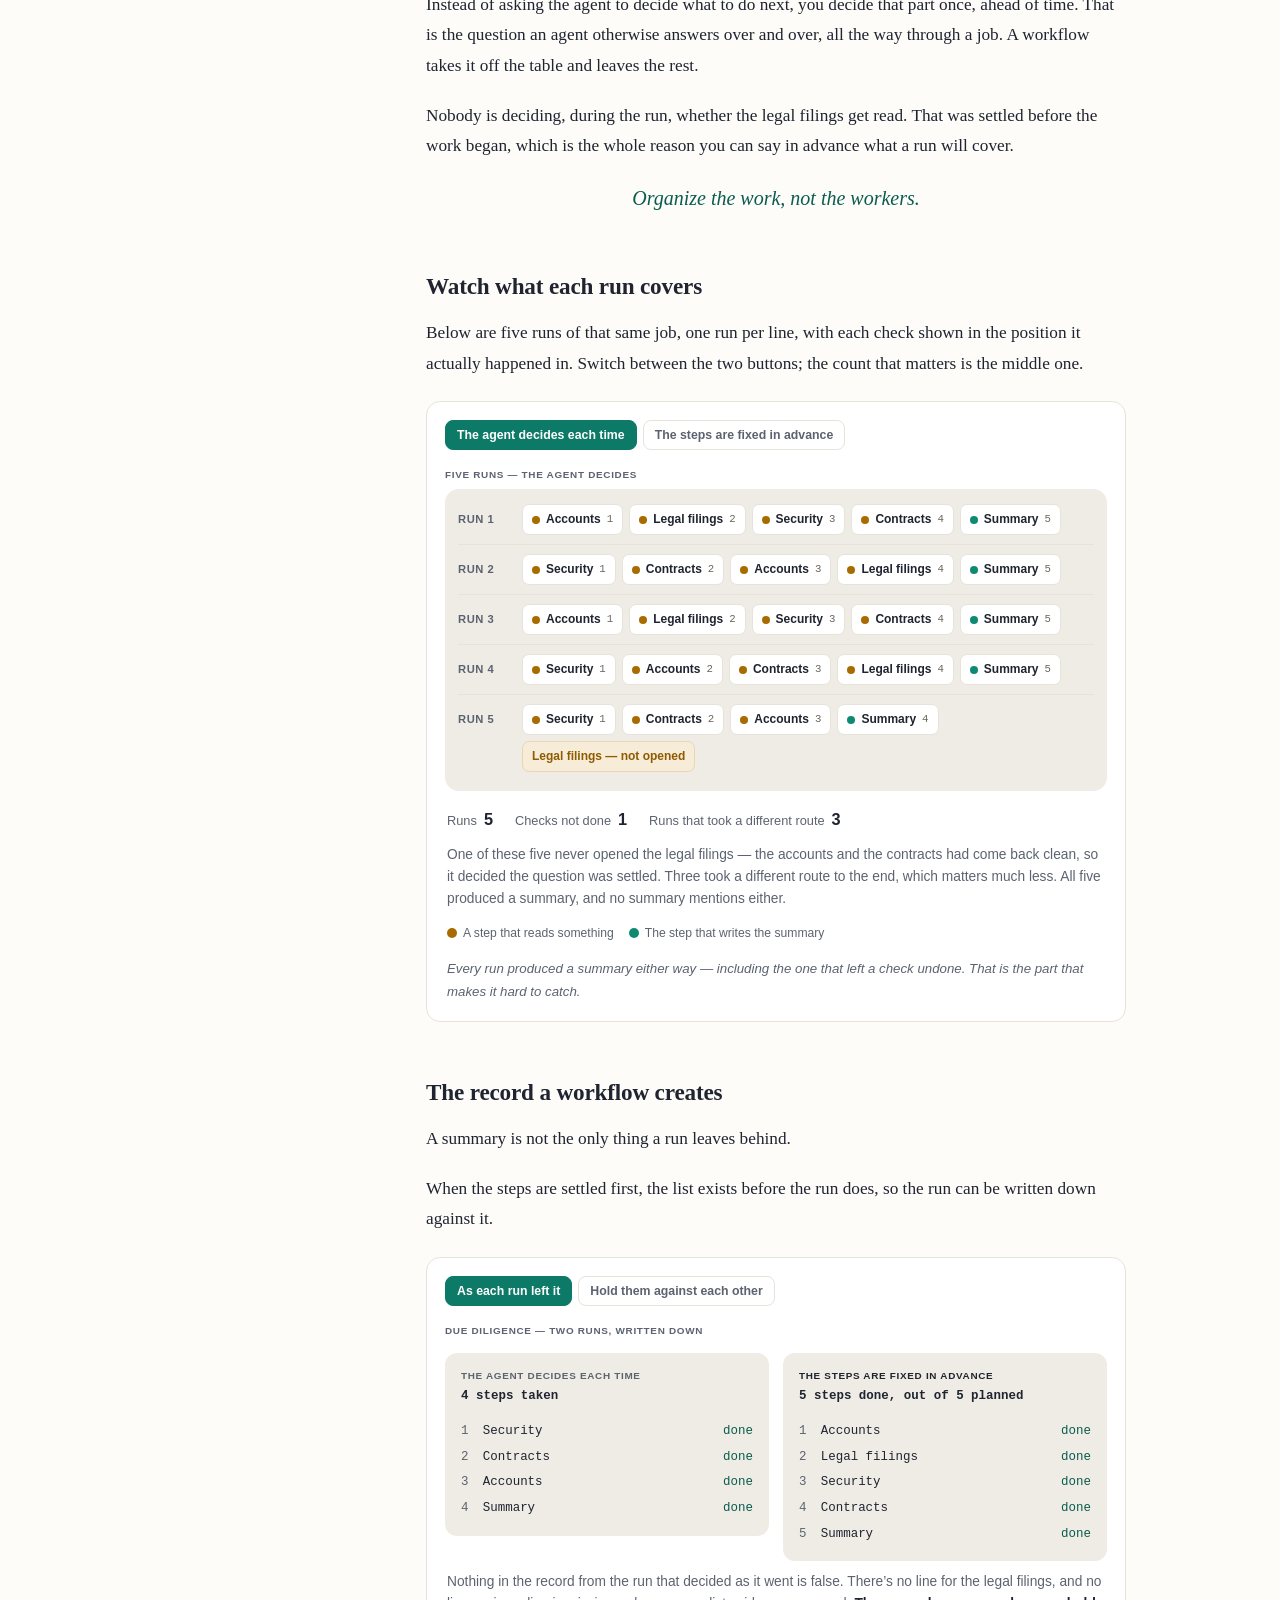
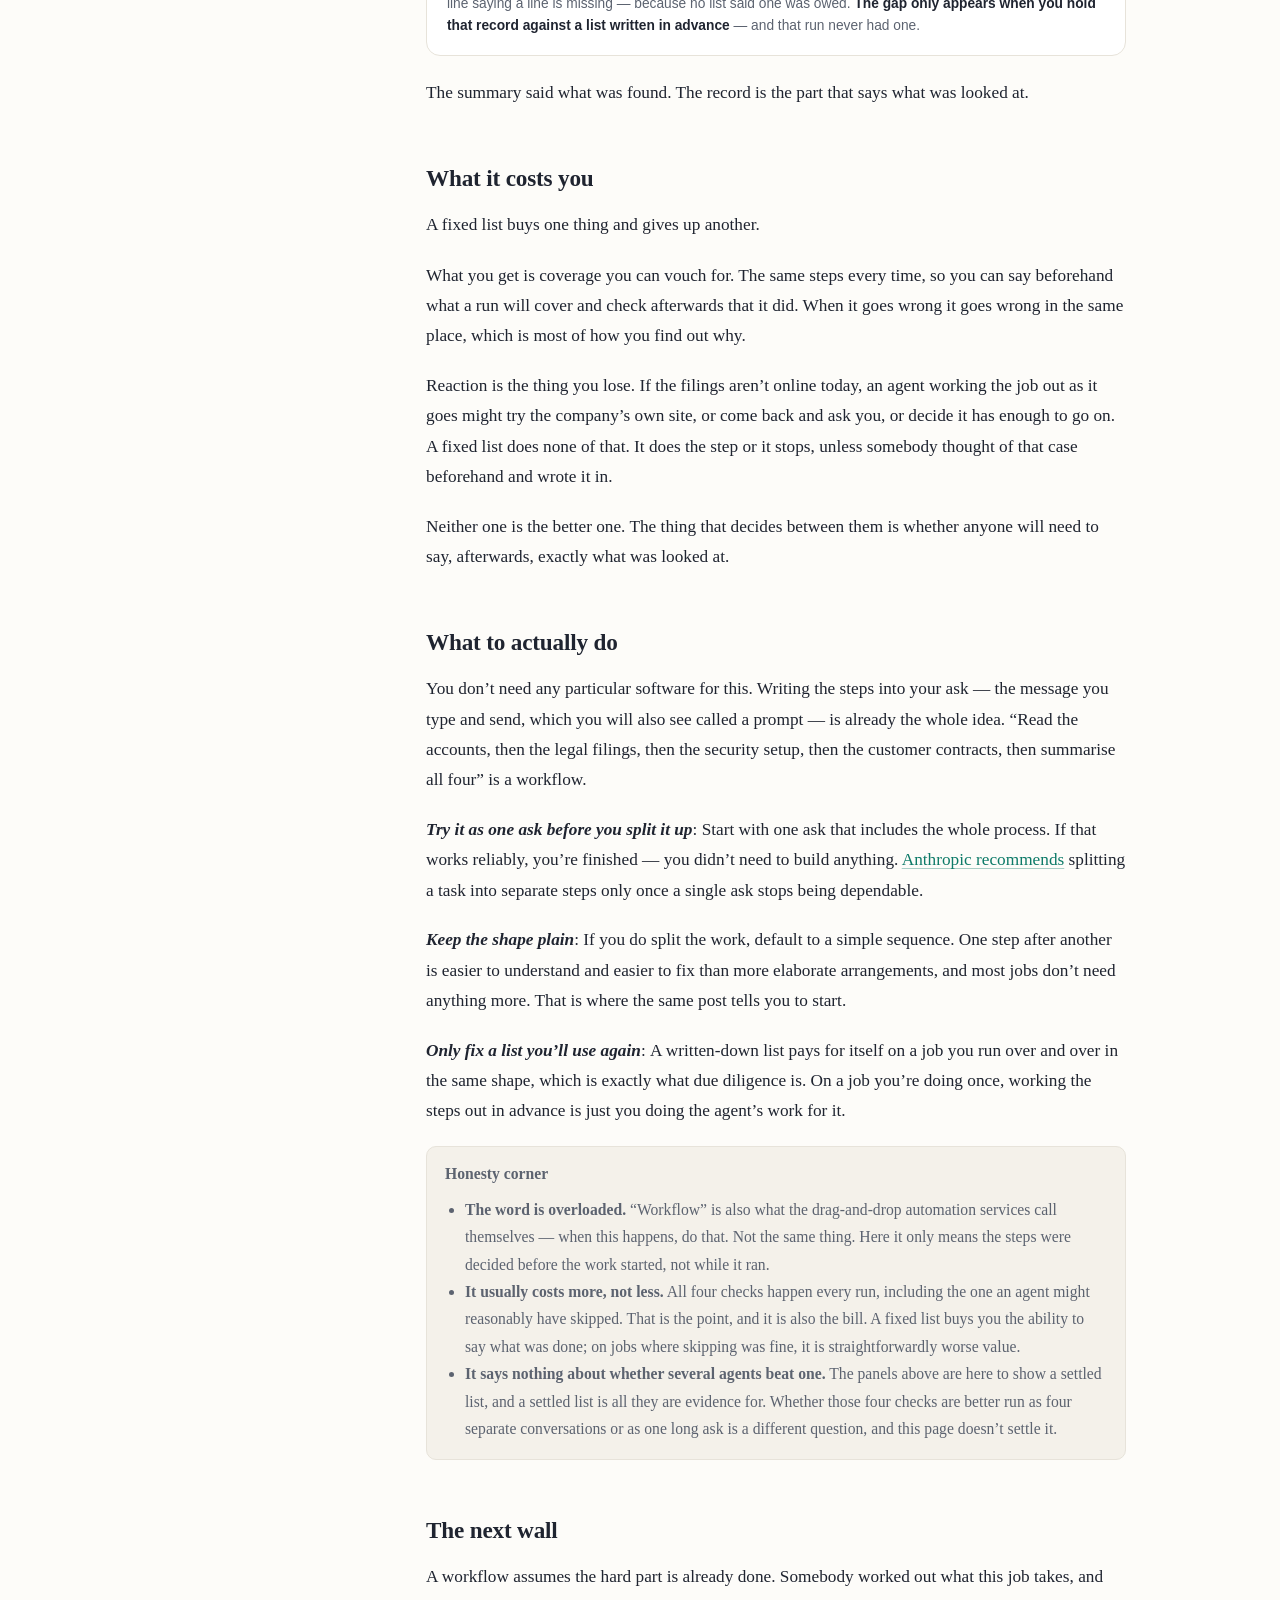
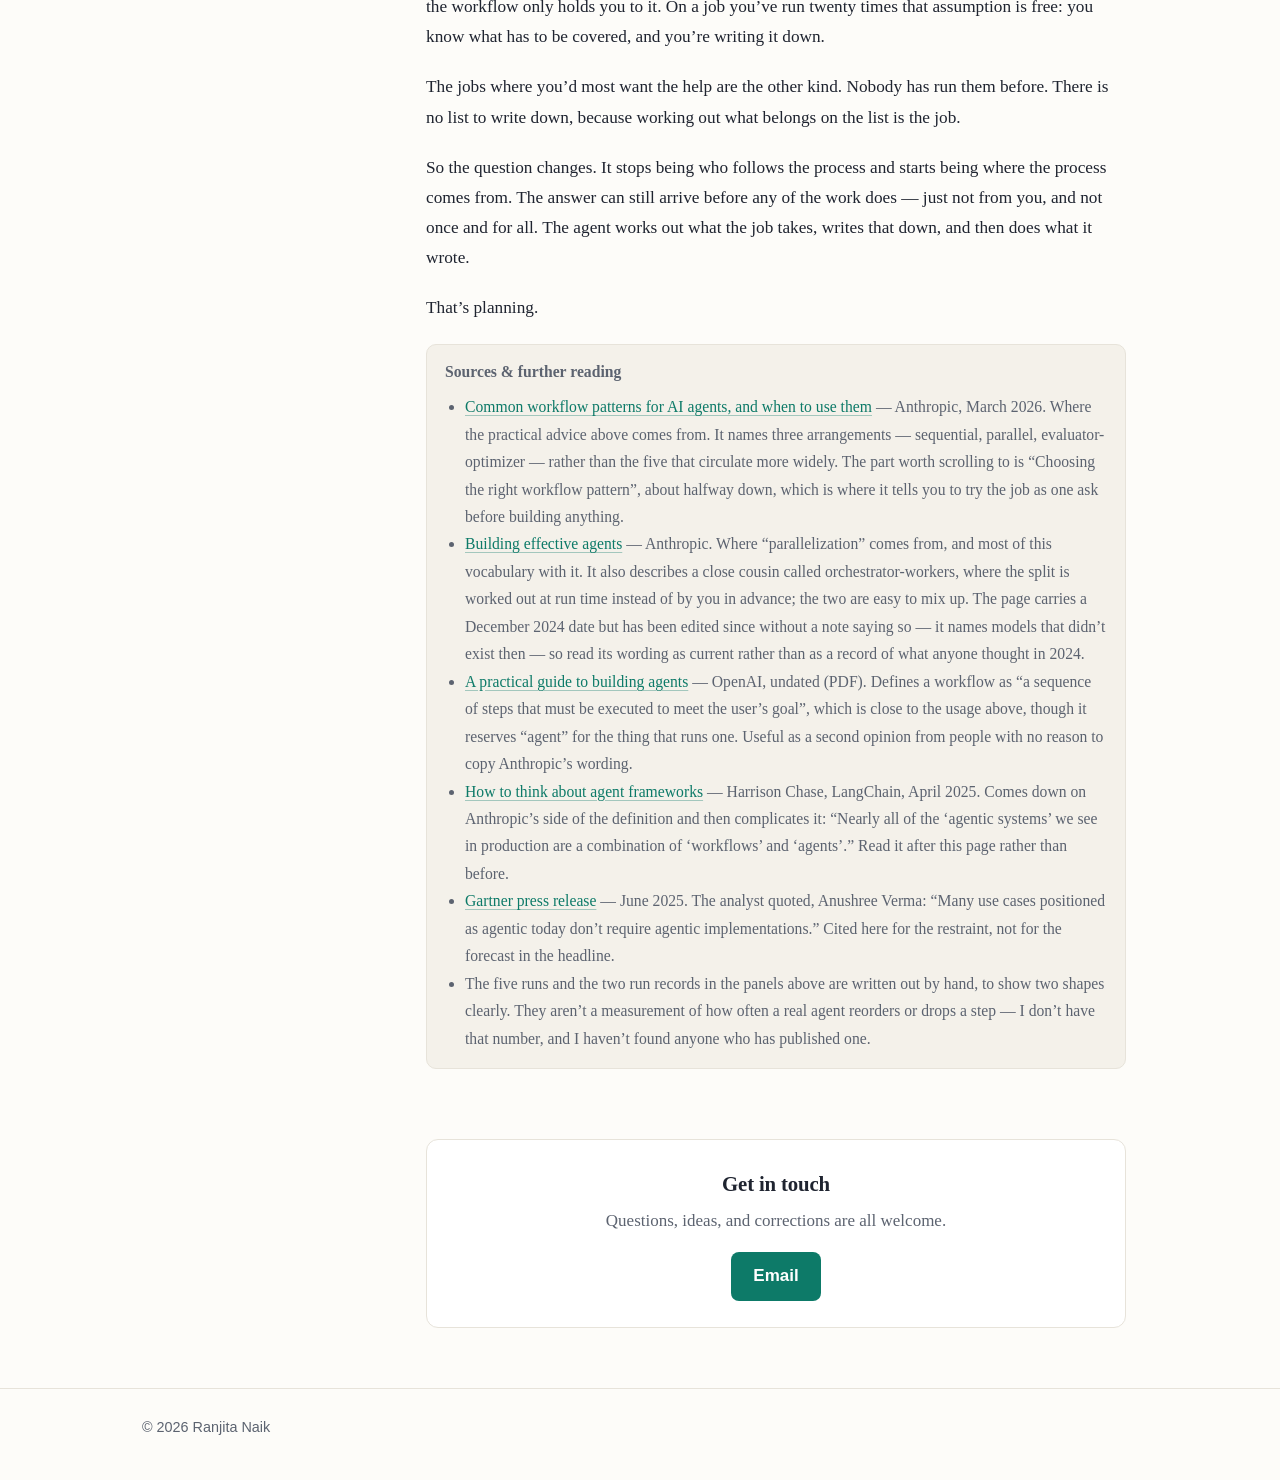
<file: learn/workflows.html>
<!DOCTYPE html>
<html lang="en">
<head>
<meta charset="UTF-8">
<meta name="viewport" content="width=device-width, initial-scale=1.0">
<link rel="icon" href="data:image/svg+xml,%3Csvg xmlns=%27http://www.w3.org/2000/svg%27 viewBox=%270 0 64 64%27%3E%3Crect width=%2764%27 height=%2764%27 rx=%2714%27 fill=%27%230d7a68%27/%3E%3Ctext x=%2732%27 y=%2744%27 font-family=%27Georgia,serif%27 font-size=%2736%27 font-weight=%27bold%27 fill=%27%23fff%27 text-anchor=%27middle%27%3ER%3C/text%3E%3C/svg%3E">
<meta name="theme-color" content="#0d7a68">
<meta property="og:title" content="Same steps, every time (Workflows) &mdash; Ranjita Naik">
<meta property="og:description" content="The same job, run twice, done two different ways &mdash; and one check quietly never happened. A workflow is what you have when the steps are settled first.">
<meta property="og:type" content="article">
<meta property="og:url" content="https://ranjita-naik.github.io/learn/workflows.html">
<meta property="og:site_name" content="Ranjita Naik">
<meta name="twitter:card" content="summary">
<link rel="alternate" type="application/rss+xml" title="Ranjita Naik &mdash; all writing" href="https://ranjita-naik.github.io/feed.xml">
<title>Same steps, every time (Workflows) &mdash; Ranjita Naik</title>
<meta name="description" content="The same job, run twice, done two different ways &mdash; and one check quietly never happened. A workflow is what you have when the steps are settled first.">
<style>
:root {
  --bg: #fdfcf9;
  --ink: #1f2430;
  --muted: #5c6370;
  --accent: #0d7a68;
  --accent-dark: #0a5c4f;
  --line: #e7e3da;
  --card: #ffffff;
  --serif: Charter, "Bitstream Charter", Cambria, Georgia, "Times New Roman", serif;
  --sans: -apple-system, BlinkMacSystemFont, "Segoe UI", Roboto, Helvetica, Arial, sans-serif;
  --mono: ui-monospace, "SF Mono", Menlo, Consolas, monospace;
}
* { box-sizing: border-box; }
html { scroll-behavior: smooth; }
::selection { background: #cdeae2; }
body {
  margin: 0;
  background: var(--bg);
  color: var(--ink);
  font: 17px/1.7 var(--sans);
  -webkit-font-smoothing: antialiased;
  text-rendering: optimizeLegibility;
}
.wrap { max-width: 700px; margin: 0 auto; padding: 0 22px; }
header.site {
  border-bottom: 1px solid var(--line);
  padding: 18px 0;
  background: var(--bg);
}
header.site .wrap { display: flex; align-items: baseline; justify-content: space-between; flex-wrap: wrap; gap: 8px; max-width: 1040px; }
.logo { font-weight: 700; font-size: 1.05rem; color: var(--ink); text-decoration: none; letter-spacing: -0.01em; }
.logo span { color: var(--accent); }
nav a { color: var(--muted); text-decoration: none; margin-left: 18px; font-size: 0.95rem; }
nav a:hover, nav a.active { color: var(--accent); }
h1, h2, h3 { font-family: var(--serif); font-weight: 700; }
h1 { font-size: 2.15rem; line-height: 1.22; letter-spacing: -0.015em; margin: 0 0 12px; }
h2 { font-size: 1.45rem; letter-spacing: -0.008em; margin: 2.2em 0 0.5em; }
h3 { font-size: 1.12rem; margin: 1.8em 0 0.4em; }
a { color: var(--accent); text-decoration-color: rgba(13, 122, 104, 0.35); text-underline-offset: 3px; }
a:hover { color: var(--accent-dark); text-decoration-color: rgba(10, 92, 79, 0.7); }
:focus-visible { outline: 2px solid var(--accent); outline-offset: 2px; border-radius: 2px; }
.hero { padding: 56px 0 28px; }
.hero .kicker {
  color: var(--accent);
  font-weight: 600;
  font-size: 0.85rem;
  text-transform: uppercase;
  letter-spacing: 0.08em;
  margin-bottom: 10px;
}
.hero p.lead { font-family: var(--serif); font-size: 1.22rem; line-height: 1.6; color: var(--muted); margin: 0; }
.post-list { list-style: none; padding: 0; margin: 24px 0 60px; }
.post-list li {
  background: var(--card);
  border: 1px solid var(--line);
  border-radius: 10px;
  padding: 20px 22px;
  margin-bottom: 14px;
  transition: border-color 0.15s ease;
}
.post-list li:hover { border-color: #cfc9bc; }
.post-list .date { color: var(--muted); font-size: 0.85rem; }
.post-list a.title { font-family: var(--serif); font-weight: 700; font-size: 1.18rem; line-height: 1.35; text-decoration: none; display: block; margin: 2px 0 6px; }
.post-list p { font-family: var(--serif); margin: 0; color: var(--muted); font-size: 1rem; }
.tag {
  display: inline-block;
  font-size: 0.75rem;
  font-weight: 600;
  color: var(--accent-dark);
  background: #e4f2ee;
  border-radius: 20px;
  padding: 2px 10px;
  margin-bottom: 6px;
}
article { padding: 48px 0 30px; }
article .meta { color: var(--muted); font-size: 0.9rem; margin-bottom: 28px; }
article p, article blockquote, article ul, article ol {
  font-family: var(--serif);
  font-size: 1.08rem;
  line-height: 1.75;
}
article p { margin: 0 0 1.15em; }
article blockquote {
  margin: 1.4em 0;
  padding: 4px 20px;
  border-left: 3px solid var(--accent);
  color: var(--muted);
  font-style: italic;
  font-size: 1.14rem;
}
article code, code {
  font-family: var(--mono);
  background: #f0ede6;
  border-radius: 4px;
  padding: 1px 6px;
  font-size: 0.82em;
}
.note {
  font-family: var(--serif);
  background: #f4f1ea;
  border: 1px solid var(--line);
  border-radius: 10px;
  padding: 14px 18px;
  font-size: 0.98rem;
  color: var(--muted);
}
.signup {
  background: var(--card);
  border: 1px solid var(--line);
  border-radius: 12px;
  padding: 26px;
  margin: 40px 0 60px;
  text-align: center;
}
.signup h2 { margin: 0 0 6px; font-size: 1.3rem; }
.signup p { font-family: var(--serif); color: var(--muted); margin: 0 0 16px; }
.signup .btn {
  display: inline-block;
  font-family: var(--sans);
  background: var(--accent);
  color: #fff;
  text-decoration: none;
  font-weight: 600;
  border-radius: 8px;
  padding: 10px 22px;
}
.signup .btn:hover { background: var(--accent-dark); }
footer.site {
  border-top: 1px solid var(--line);
  padding: 26px 0 40px;
  color: var(--muted);
  font-size: 0.9rem;
}
footer.site a { color: var(--muted); }
footer.site .wrap { max-width: 1040px; }
@media (max-width: 520px) {
  h1 { font-size: 1.7rem; }
  .hero { padding: 36px 0 20px; }
  article p, article blockquote, article ul, article ol { font-size: 1.04rem; }
}
@media print {
  header.site nav, .signup, footer.site { display: none; }
  body { background: #fff; }
}

/* two-column layout with date-grouped post pane */
.layout { display: grid; grid-template-columns: 240px minmax(0, 1fr); gap: 44px; max-width: 1040px; margin: 0 auto; padding: 0 22px; }
.layout > main.content { max-width: 700px; min-width: 0; }
.layout > main.content.wide { max-width: none; }
.sidebar { position: sticky; top: 24px; align-self: start; padding: 26px 0; }
.sb-title { font-family: var(--sans); font-size: 0.78rem; font-weight: 700; text-transform: uppercase; letter-spacing: 0.09em; color: var(--muted); margin-bottom: 10px; }
.sb-month { font-family: var(--sans); font-size: 0.72rem; font-weight: 700; text-transform: uppercase; letter-spacing: 0.08em; color: var(--accent-dark); margin: 14px 0 4px; }
.sb-item { display: flex; gap: 9px; align-items: baseline; font-family: var(--sans); font-size: 0.88rem; line-height: 1.45; color: var(--ink); text-decoration: none; padding: 6px 9px; border-radius: 8px; }
.sb-item:hover { background: #f0ede6; color: var(--accent-dark); }
.sb-item.on { background: #e4f2ee; color: var(--accent-dark); font-weight: 600; }
.sb-d { flex: 0 0 42px; font-size: 0.73rem; color: var(--muted); }
.sb-links { font-family: var(--sans); font-size: 0.8rem; color: var(--muted); margin-top: 18px; padding-top: 14px; border-top: 1px solid var(--line); line-height: 2; }
.sb-links a { color: var(--muted); }
.sb-links a:hover { color: var(--accent-dark); }
@media (max-width: 880px) {
  .layout { grid-template-columns: 1fr; gap: 0; }
  .sidebar { position: static; order: 2; border-top: 1px solid var(--line); margin-top: 20px; }
}
@media print { .sidebar { display: none; } }

/* inline-code chips must NOT apply inside pre blocks */
pre code { background: transparent; padding: 0; border-radius: 0; font-size: inherit; color: inherit; }
/* readable selection inside dark code blocks */
pre ::selection, pre::selection { background: #0d7a68; color: #ffffff; }
/* collapsible month groups (pane + homepage) */
details.sb-group > summary, details.mgroup > summary {
  cursor: pointer; list-style: none; display: flex; align-items: center; gap: 6px;
  font-family: var(--sans); font-size: 0.72rem; font-weight: 700;
  text-transform: uppercase; letter-spacing: 0.08em; color: var(--accent-dark); margin: 14px 0 4px;
}
details.sb-group > summary::-webkit-details-marker, details.mgroup > summary::-webkit-details-marker { display: none; }
details.sb-group > summary::before, details.mgroup > summary::before { content: "\25B8"; font-size: 0.85em; transition: transform 0.15s ease; }
details.sb-group[open] > summary::before, details.mgroup[open] > summary::before { transform: rotate(90deg); }
details.mgroup > summary { font-size: 0.78rem; margin: 20px 0 10px; }
</style>
<style>
/* ---- a standalone beat (the mental model) ---- */
.beat { font-family: var(--serif); font-size: 1.25rem; font-style: italic; color: var(--accent-dark); text-align: center; margin: 20px 0; }

/* ---- signature interactive: five runs of the same job ---- */
.sim { background: var(--card); border: 1px solid var(--line); border-radius: 14px; padding: 18px; margin: 22px 0; }
.modebar { display: flex; flex-wrap: wrap; gap: 6px; margin-bottom: 4px; }
.modebar button { font-family: var(--sans); font-size: 0.77rem; font-weight: 600; border: 1px solid var(--line); background: #fff; color: var(--muted); border-radius: 8px; padding: 7px 11px; cursor: pointer; text-align: left; }
.modebar button.on { background: var(--accent); border-color: var(--accent); color: #fff; }
.simlab { font-family: var(--sans); font-size: 0.62rem; font-weight: 700; text-transform: uppercase; letter-spacing: 0.07em; color: var(--muted); margin: 16px 0 6px; }

.runs { list-style: none; margin: 0; padding: 0; background: #efece5; border-radius: 14px; padding: 6px 13px 10px; }
.run { display: grid; grid-template-columns: 54px 1fr; gap: 10px; align-items: start; padding: 9px 0; border-top: 1px solid var(--line); }
.run:first-child { border-top: 0; }
.rn { font-family: var(--sans); font-size: 0.7rem; font-weight: 700; text-transform: uppercase; letter-spacing: 0.05em; color: var(--muted); padding-top: 6px; }
.chips { display: flex; flex-wrap: wrap; gap: 6px; }
.chip { font-family: var(--sans); font-size: 0.75rem; font-weight: 600; color: var(--ink); background: #fff; border: 1px solid var(--line); border-radius: 7px; padding: 4px 9px; display: inline-flex; align-items: center; gap: 6px; }
.chip i { width: 8px; height: 8px; border-radius: 50%; display: inline-block; flex: none; }
.chip.read i { background: #a86b00; }
.chip.write i { background: #0e8a72; }
.chip .n { font-family: var(--mono); font-size: 0.67rem; font-weight: 400; color: #6b665c; }
.miss { font-family: var(--sans); font-size: 0.75rem; font-weight: 600; color: #8f5b00; background: #f7ecd8; border: 1px solid #e8d6b4; border-radius: 7px; padding: 4px 9px; }

.tally { display: flex; flex-wrap: wrap; gap: 4px 22px; margin: 15px 2px 0; font-family: var(--sans); font-size: 0.8rem; color: var(--muted); }
.tally span { display: inline-flex; align-items: baseline; gap: 7px; }
.tally b { font-size: 1.02rem; color: var(--ink); }
.tallynote { font-family: var(--sans); font-size: 0.86rem; color: var(--muted); margin: 10px 2px 0; line-height: 1.6; }
.tallynote b { color: var(--ink); }

.legend { display: flex; flex-wrap: wrap; gap: 8px 15px; margin: 13px 2px 0; font-family: var(--sans); font-size: 0.76rem; color: var(--muted); }
.legend span { display: inline-flex; align-items: center; gap: 6px; }
.legend i { width: 10px; height: 10px; border-radius: 50%; display: inline-block; }
.simnote { font-family: var(--sans); font-size: 0.83rem; color: var(--muted); font-style: italic; margin: 13px 2px 0; }

@media (max-width: 620px) {
  .modebar button, .recbar button { flex: 1 1 100%; }
  .run { grid-template-columns: 1fr; gap: 5px; }
  .rn { padding-top: 0; }
}

/* ---- the two run records, side by side ---- */
.recbar { display: flex; flex-wrap: wrap; gap: 6px; margin-bottom: 4px; }
.recbar button { font-family: var(--sans); font-size: 0.77rem; font-weight: 600; border: 1px solid var(--line); background: #fff; color: var(--muted); border-radius: 8px; padding: 7px 11px; cursor: pointer; text-align: left; }
.recbar button.on { background: var(--accent); border-color: var(--accent); color: #fff; }
.recs { display: grid; grid-template-columns: 1fr 1fr; gap: 14px; margin-top: 14px; align-items: start; }
.rec { background: #efece5; border-radius: 12px; padding: 14px 16px; }
.rec .rh { font-family: var(--sans); font-size: 0.62rem; font-weight: 700; text-transform: uppercase; letter-spacing: 0.07em; color: var(--muted); margin: 0 0 2px; }
.rec.lead .rh { color: var(--ink); }
.rec .rs { font-family: var(--mono); font-size: 0.78rem; font-weight: 700; color: var(--ink); margin: 0 0 11px; }
.rec ol { list-style: none; margin: 0 -7px; padding: 0; font-family: var(--mono); font-size: 0.78rem; line-height: 2.05; }
.rec li { display: flex; align-items: baseline; gap: 8px; padding: 0 7px; }
.rec li .n { color: var(--muted); width: 1.1em; flex: none; }
.rec li .s { margin-left: auto; color: var(--accent-dark); }
.rec li.gap { background: #f7ecd8; border-radius: 7px; color: #8f5b00; }
.rec li.gap .n, .rec li.gap .s { color: #8f5b00; }
@media (max-width: 620px) { .recs { grid-template-columns: 1fr; } }

/* ---- run-in case labels (heading and its paragraph share a line) ---- */
.ri { margin: 0 0 1.15em; }
.ri h3 { display: inline; font-size: 1.08rem; font-style: italic; margin: 0; }
.ri h3::after { content: ": "; font-weight: 400; font-style: normal; }
.ri p { display: inline; }
</style>
</head>
<body>
<header class="site">
  <div class="wrap">
    <a class="logo" href="../index.html">Ranjita<span>.</span>Naik</a>
  </div>
</header>

<div class="layout">
<aside class="sidebar" aria-label="Posts, grouped by curriculum part">
  <div class="sb-title">Agents</div>
  <details class="sb-group" open>
    <summary>Part I &mdash; Foundations</summary>
    <a class="sb-item" href="../posts/start-here-llms-and-agents.html"><span class="sb-d">Jul 19</span><span>Start here: AI, LLMs &amp; agents</span></a>
    <a class="sb-item" href="../posts/what-is-an-ai-agent.html"><span class="sb-d">Jul 20</span><span>What is an AI agent?</span></a>
    <a class="sb-item" href="../learn/agent-loop.html"><span class="sb-d">Jul 21</span><span>The Agent Loop</span></a>
    <a class="sb-item" href="../learn/build-with-an-agent.html"><span class="sb-d">Jul 22</span><span>Build a webpage with an agent</span></a>
    <a class="sb-item" href="../learn/make-it-remember.html"><span class="sb-d">Jul 23</span><span>Make it remember</span></a>
  </details>
  <details class="sb-group" open>
    <summary>Part II &mdash; Capabilities</summary>
    <a class="sb-item" href="../learn/tools.html"><span class="sb-d">Jul 24</span><span>Tools: give it hands</span></a>
    <a class="sb-item" href="../learn/mcp.html"><span class="sb-d">Jul 28</span><span>MCP: let tools travel</span></a>
  </details>
  <details class="sb-group" open>
    <summary>Part III &mdash; Expertise</summary>
    <a class="sb-item" href="../learn/skills.html"><span class="sb-d">Jul 29</span><span>Skills: write it down once</span></a>
    <a class="sb-item" href="../learn/sub-agents.html"><span class="sb-d">Jul 30</span><span>Sub-agents: a second conversation</span></a>
  </details>
  <details class="sb-group" open>
    <summary>Part IV &mdash; Orchestration</summary>
    <a class="sb-item on" href="../learn/workflows.html"><span class="sb-d">Jul 31</span><span>Workflows: same steps, every time</span></a>
    <a class="sb-item" href="../learn/planning.html"><span class="sb-d">Aug 4</span><span>Planning: show me first</span></a>
  </details>
</aside>
<main class="content">
  <article>
    <h1>Same steps, every time</h1>
    <div class="meta">31 July 2026</div>

    <p>Last post ended with five agents running at once and no way for them to see each other. Before you can sort out who waits for whom, though, there is a plainer problem underneath it &mdash; and you can watch it happen with one agent and one job.</p>

    <p>Your company is buying a smaller company. Before the money moves, somebody checks it over: the accounts, the legal filings, the security setup, and the contracts with existing customers. That is due diligence &mdash; the checking you do before you commit &mdash; and it is all four, every time, because any one of them can hold the thing that changes the price. A lawsuit nobody mentioned. A customer with the right to walk away the day the sale closes.</p>

    <p>You hand the job to your agent. It reads all four and writes a good summary. Two months later, another acquisition: this time it starts with the security setup, then the contracts, then the accounts, and it never opens the legal filings. Everything else had come back clean, so it decided there was nothing in the paperwork worth chasing.</p>

    <p>It might be right. The summary reads fine. But you can&rsquo;t put your name on a legal check that didn&rsquo;t happen, and nothing in the run told you it hadn&rsquo;t.</p>

    <h2>Why it decided for itself</h2>

    <p>Nothing about the run was settled in advance &mdash; not which checks, not what order. The agent worked out what to do first, did it, looked at what it had, and worked out what to do next.</p>

    <p>That is the thing you wanted. It&rsquo;s the whole reason an agent can help with a job you couldn&rsquo;t spell out in advance: it doesn&rsquo;t need the steps, because it <a href="../learn/agent-loop.html">works them out as it goes</a>.</p>

    <p>And skipping the filings wasn&rsquo;t stupid. Clean accounts and dull contracts are weak evidence that nothing is hiding in the legal history, but they are evidence, and a person under time pressure might have made the same judgement.</p>

    <p>Here is the part that doesn&rsquo;t go away. The conclusion can be right and the process still be broken. When you hand someone a due-diligence summary you are making two claims at once: what you found, and what you looked at. The first claim survives a skipped check. The second one doesn&rsquo;t, and it fails without saying so.</p>

    <h2>What if the steps were settled first?</h2>

    <p>There&rsquo;s another way to run the same job.</p>

    <p>Decide the steps yourself, before anything starts. Accounts, legal filings, security, contracts, then the summary. Write them down. Every run works through the same list, so every run covers all four.</p>

    <p>The agent still does the work. It still opens the documents, still weighs what it finds, still writes the summary at the end. The one decision it no longer makes is what to do next.</p>

    <p>That&rsquo;s all a workflow is: the steps, and the order they go in, settled before the task begins rather than during it.</p>

    <p>Instead of asking the agent to decide what to do next, you decide that part once, ahead of time. That is the question an agent otherwise answers over and over, all the way through a job. A workflow takes it off the table and leaves the rest.</p>

    <p>Nobody is deciding, during the run, whether the legal filings get read. That was settled before the work began, which is the whole reason you can say in advance what a run will cover.</p>

    <p class="beat">Organize the work, not the workers.</p>

    <h2>Watch what each run covers</h2>

    <p>Below are five runs of that same job, one run per line, with each check shown in the position it actually happened in. Switch between the two buttons; the count that matters is the middle one.</p>

    <div class="sim">
      <div class="modebar" role="group" aria-label="Who decides the steps">
        <button type="button" data-mode="agent" class="on" aria-pressed="true">The agent decides each time</button>
        <button type="button" data-mode="fixed" aria-pressed="false">The steps are fixed in advance</button>
      </div>

      <p class="simlab" id="simlab">Five runs &mdash; the agent decides</p>

      <ol class="runs" id="runs" aria-live="polite"></ol>

      <div class="tally">
        <span>Runs <b id="t-runs">5</b></span>
        <span>Checks not done <b id="t-skip">1</b></span>
        <span>Runs that took a different route <b id="t-chg">3</b></span>
      </div>

      <p class="tallynote" id="tnote"></p>

      <div class="legend" role="img" aria-label="Legend: amber means a step that reads something, teal means the step that writes the summary.">
        <span><i style="background:#a86b00"></i>A step that reads something</span>
        <span><i style="background:#0e8a72"></i>The step that writes the summary</span>
      </div>

      <p class="simnote">Every run produced a summary either way &mdash; including the one that left a check undone. That is the part that makes it hard to catch.</p>
    </div>

    <h2>The record a workflow creates</h2>

    <p>A summary is not the only thing a run leaves behind.</p>

    <p>When the steps are settled first, the list exists before the run does, so the run can be written down against it.</p>

    <div class="sim">
      <div class="recbar" role="group" aria-label="How to show the two records">
        <button type="button" data-rec="left" class="on" aria-pressed="true">As each run left it</button>
        <button type="button" data-rec="cmp" aria-pressed="false">Hold them against each other</button>
      </div>

      <p class="simlab">Due diligence &mdash; two runs, written down</p>

      <div class="recs">
        <div class="rec" aria-live="polite">
          <p class="rh" id="rec-head">The agent decides each time</p>
          <p class="rs" id="rec-stamp">4 steps taken</p>
          <ol id="rec-list">
            <li><span class="n">1</span>Security<span class="s">done</span></li>
            <li><span class="n">2</span>Contracts<span class="s">done</span></li>
            <li><span class="n">3</span>Accounts<span class="s">done</span></li>
            <li><span class="n">4</span>Summary<span class="s">done</span></li>
          </ol>
        </div>
        <div class="rec lead">
          <p class="rh">The steps are fixed in advance</p>
          <p class="rs">5 steps done, out of 5 planned</p>
          <ol>
            <li><span class="n">1</span>Accounts<span class="s">done</span></li>
            <li><span class="n">2</span>Legal filings<span class="s">done</span></li>
            <li><span class="n">3</span>Security<span class="s">done</span></li>
            <li><span class="n">4</span>Contracts<span class="s">done</span></li>
            <li><span class="n">5</span>Summary<span class="s">done</span></li>
          </ol>
        </div>
      </div>

      <p class="tallynote" id="recnote" aria-live="polite">Nothing in the record from the run that decided as it went is false. There&rsquo;s no line for the legal filings, and no line saying a line is missing &mdash; because no list said one was owed. <b>The gap only appears when you hold that record against a list written in advance</b> &mdash; and that run never had one.</p>
    </div>

    <p>The summary said what was found. The record is the part that says what was looked at.</p>

    <h2>What it costs you</h2>

    <p>A fixed list buys one thing and gives up another.</p>

    <p>What you get is coverage you can vouch for. The same steps every time, so you can say beforehand what a run will cover and check afterwards that it did. When it goes wrong it goes wrong in the same place, which is most of how you find out why.</p>

    <p>Reaction is the thing you lose. If the filings aren&rsquo;t online today, an agent working the job out as it goes might try the company&rsquo;s own site, or come back and ask you, or decide it has enough to go on. A fixed list does none of that. It does the step or it stops, unless somebody thought of that case beforehand and wrote it in.</p>

    <p>Neither one is the better one. The thing that decides between them is whether anyone will need to say, afterwards, exactly what was looked at.</p>

    <h2>What to actually do</h2>

    <p>You don&rsquo;t need any particular software for this. Writing the steps into your ask &mdash; the message you type and send, which you will also see called a prompt &mdash; is already the whole idea. &ldquo;Read the accounts, then the legal filings, then the security setup, then the customer contracts, then summarise all four&rdquo; is a workflow.</p>

    <div class="ri"><h3>Try it as one ask before you split it up</h3><p>Start with one ask that includes the whole process. If that works reliably, you&rsquo;re finished &mdash; you didn&rsquo;t need to build anything. <a href="https://claude.com/blog/common-workflow-patterns-for-ai-agents-and-when-to-use-them">Anthropic recommends</a> splitting a task into separate steps only once a single ask stops being dependable.</p></div>

    <div class="ri"><h3>Keep the shape plain</h3><p>If you do split the work, default to a simple sequence. One step after another is easier to understand and easier to fix than more elaborate arrangements, and most jobs don&rsquo;t need anything more. That is where the same post tells you to start.</p></div>

    <div class="ri"><h3>Only fix a list you&rsquo;ll use again</h3><p>A written-down list pays for itself on a job you run over and over in the same shape, which is exactly what due diligence is. On a job you&rsquo;re doing once, working the steps out in advance is just you doing the agent&rsquo;s work for it.</p></div>

    <div class="note"><strong>Honesty corner</strong>
    <ul style="margin:8px 0 2px; padding-left:20px; font-size:inherit;">
      <li><strong>The word is overloaded.</strong> &ldquo;Workflow&rdquo; is also what the drag-and-drop automation services call themselves &mdash; when this happens, do that. Not the same thing. Here it only means the steps were decided before the work started, not while it ran.</li>
      <li><strong>It usually costs more, not less.</strong> All four checks happen every run, including the one an agent might reasonably have skipped. That is the point, and it is also the bill. A fixed list buys you the ability to say what was done; on jobs where skipping was fine, it is straightforwardly worse value.</li>
      <li><strong>It says nothing about whether several agents beat one.</strong> The panels above are here to show a settled list, and a settled list is all they are evidence for. Whether those four checks are better run as four separate conversations or as one long ask is a different question, and this page doesn&rsquo;t settle it.</li>
    </ul></div>

    <h2>The next wall</h2>

    <p>A workflow assumes the hard part is already done. Somebody worked out what this job takes, and the workflow only holds you to it. On a job you&rsquo;ve run twenty times that assumption is free: you know what has to be covered, and you&rsquo;re writing it down.</p>

    <p>The jobs where you&rsquo;d most want the help are the other kind. Nobody has run them before. There is no list to write down, because working out what belongs on the list is the job.</p>

    <p>So the question changes. It stops being who follows the process and starts being where the process comes from. The answer can still arrive before any of the work does &mdash; just not from you, and not once and for all. The agent works out what the job takes, writes that down, and then does what it wrote.</p>

    <p>That&rsquo;s planning.</p>

    <div class="note"><strong>Sources &amp; further reading</strong>
    <ul style="margin:8px 0 2px; padding-left:20px; font-size:inherit;">
      <li><a href="https://claude.com/blog/common-workflow-patterns-for-ai-agents-and-when-to-use-them">Common workflow patterns for AI agents, and when to use them</a> &mdash; Anthropic, March 2026. Where the practical advice above comes from. It names three arrangements &mdash; sequential, parallel, evaluator-optimizer &mdash; rather than the five that circulate more widely. The part worth scrolling to is &ldquo;Choosing the right workflow pattern&rdquo;, about halfway down, which is where it tells you to try the job as one ask before building anything.</li>
      <li><a href="https://www.anthropic.com/engineering/building-effective-agents">Building effective agents</a> &mdash; Anthropic. Where &ldquo;parallelization&rdquo; comes from, and most of this vocabulary with it. It also describes a close cousin called orchestrator-workers, where the split is worked out at run time instead of by you in advance; the two are easy to mix up. The page carries a December 2024 date but has been edited since without a note saying so &mdash; it names models that didn&rsquo;t exist then &mdash; so read its wording as current rather than as a record of what anyone thought in 2024.</li>
      <li><a href="https://cdn.openai.com/business-guides-and-resources/a-practical-guide-to-building-agents.pdf">A practical guide to building agents</a> &mdash; OpenAI, undated (PDF). Defines a workflow as &ldquo;a sequence of steps that must be executed to meet the user&rsquo;s goal&rdquo;, which is close to the usage above, though it reserves &ldquo;agent&rdquo; for the thing that runs one. Useful as a second opinion from people with no reason to copy Anthropic&rsquo;s wording.</li>
      <li><a href="https://blog.langchain.com/how-to-think-about-agent-frameworks/">How to think about agent frameworks</a> &mdash; Harrison Chase, LangChain, April 2025. Comes down on Anthropic&rsquo;s side of the definition and then complicates it: &ldquo;Nearly all of the &lsquo;agentic systems&rsquo; we see in production are a combination of &lsquo;workflows&rsquo; and &lsquo;agents&rsquo;.&rdquo; Read it after this page rather than before.</li>
      <li><a href="https://www.gartner.com/en/newsroom/press-releases/2025-06-25-gartner-predicts-over-40-percent-of-agentic-ai-projects-will-be-canceled-by-end-of-2027">Gartner press release</a> &mdash; June 2025. The analyst quoted, Anushree Verma: &ldquo;Many use cases positioned as agentic today don&rsquo;t require agentic implementations.&rdquo; Cited here for the restraint, not for the forecast in the headline.</li>
      <li>The five runs and the two run records in the panels above are written out by hand, to show two shapes clearly. They aren&rsquo;t a measurement of how often a real agent reorders or drops a step &mdash; I don&rsquo;t have that number, and I haven&rsquo;t found anyone who has published one.</li>
    </ul></div>
  </article>

  <section class="signup">
    <h2>Get in touch</h2>
    <p>Questions, ideas, and corrections are all welcome.</p>
    <a class="btn" href="mailto:ranjitawrites@gmail.com">Email</a>
  </section>
</main>
</div>

<footer class="site">
  <div class="wrap">
    &copy; 2026 Ranjita Naik
  </div>
</footer>

<script>
(function () {
  "use strict";
  var $ = function (id) { return document.getElementById(id); };

  var STEP = {
    a: { lab: "Accounts",        k: "read"  },
    l: { lab: "Legal filings",   k: "read"  },
    s: { lab: "Security",        k: "read"  },
    c: { lab: "Contracts",       k: "read"  },
    w: { lab: "Summary",         k: "write" }
  };

  /* Written out by hand, not generated: the point is two shapes, not randomness. */
  var RUNS = {
    agent: [
      ["a", "l", "s", "c", "w"],
      ["s", "c", "a", "l", "w"],
      ["a", "l", "s", "c", "w"],
      ["s", "a", "c", "l", "w"],
      ["s", "c", "a", "w"]
    ],
    fixed: [
      ["a", "l", "s", "c", "w"],
      ["a", "l", "s", "c", "w"],
      ["a", "l", "s", "c", "w"],
      ["a", "l", "s", "c", "w"],
      ["a", "l", "s", "c", "w"]
    ]
  };

  var COPY = {
    agent: {
      lab: "Five runs \u2014 the agent decides",
      note: "One of these five never opened the legal filings \u2014 the accounts and the contracts had come back clean, so it decided the question was settled. Three took a different route to the end, which matters much less. All five produced a summary, and no summary mentions either."
    },
    fixed: {
      lab: "Five runs \u2014 the steps fixed in advance",
      note: "All four checks, five times out of five, plus the summary. You could have written that list down before the first run and been right about every one of them."
    }
  };

  function label(order) {
    var names = order.map(function (k) { return STEP[k].lab; });
    return "Run order: " + names.join(", then ");
  }

  function render(mode) {
    var runs = RUNS[mode];
    var first = runs[0].join(",");
    var changed = 0, skipped = 0;
    var html = "";

    runs.forEach(function (order, n) {
      if (order.join(",") !== first) { changed += 1; }
      var missing = Object.keys(STEP).filter(function (k) { return order.indexOf(k) < 0; });
      skipped += missing.length;

      var chips = order.map(function (k, idx) {
        return '<span class="chip ' + STEP[k].k + '"><i></i>' + STEP[k].lab +
               ' <span class="n">' + (idx + 1) + '</span></span>';
      }).join("");

      missing.forEach(function (k) {
        chips += '<span class="miss">' + STEP[k].lab + ' \u2014 not opened</span>';
      });

      html += '<li class="run"><span class="rn">Run ' + (n + 1) + '</span>' +
              '<span class="chips" aria-label="' + label(order) + '">' + chips + '</span></li>';
    });

    $("runs").innerHTML = html;
    $("simlab").innerHTML = COPY[mode].lab;
    $("tnote").innerHTML = COPY[mode].note;
    $("t-runs").textContent = String(runs.length);
    $("t-chg").textContent = String(changed);
    $("t-skip").textContent = String(skipped);
  }

  var buttons = [].slice.call(document.querySelectorAll(".modebar button"));
  buttons.forEach(function (b) {
    b.addEventListener("click", function () {
      buttons.forEach(function (o) {
        var on = (o === b);
        o.classList.toggle("on", on);
        o.setAttribute("aria-pressed", on ? "true" : "false");
      });
      render(b.getAttribute("data-mode"));
    });
  });

  render("agent");
})();

(function () {
  "use strict";
  var head = document.getElementById("rec-head");
  var stamp = document.getElementById("rec-stamp");
  var list = document.getElementById("rec-list");
  var note = document.getElementById("recnote");
  if (!head || !stamp || !list || !note) { return; }

  var VIEW = {
    left: {
      head: "The agent decides each time",
      stamp: "4 steps taken",
      rows: [
        ["1", "Security", "done", ""],
        ["2", "Contracts", "done", ""],
        ["3", "Accounts", "done", ""],
        ["4", "Summary", "done", ""]
      ],
      note: "Nothing in the record from the run that decided as it went is false. There&rsquo;s no line for the legal filings, and no line saying a line is missing &mdash; because no list said one was owed. <b>The gap only appears when you hold that record against a list written in advance</b> &mdash; and that run never had one."
    },
    cmp: {
      head: "The agent&rsquo;s run, laid against the list",
      stamp: "4 steps taken, against a 5-step list",
      rows: [
        ["1", "Accounts", "done", ""],
        ["2", "Legal filings", "no line for it", "gap"],
        ["3", "Security", "done", ""],
        ["4", "Contracts", "done", ""],
        ["5", "Summary", "done", ""]
      ],
      note: "Laid against the list, the legal filings have nowhere to sit. The amber line isn&rsquo;t something the record says &mdash; <b>it&rsquo;s what the list written in advance says should have been there</b>. Somebody had to write that list first, or there&rsquo;s nothing to hold the record against."
    }
  };

  function draw(view) {
    var v = VIEW[view];
    head.innerHTML = v.head;
    stamp.textContent = v.stamp;
    list.innerHTML = v.rows.map(function (r) {
      return "<li" + (r[3] ? ' class="' + r[3] + '"' : "") + '><span class="n">' +
             r[0] + "</span>" + r[1] + '<span class="s">' + r[2] + "</span></li>";
    }).join("");
    note.innerHTML = v.note;
  }

  var recbtns = [].slice.call(document.querySelectorAll(".recbar button"));
  recbtns.forEach(function (b) {
    b.addEventListener("click", function () {
      recbtns.forEach(function (o) {
        var on = (o === b);
        o.classList.toggle("on", on);
        o.setAttribute("aria-pressed", on ? "true" : "false");
      });
      draw(b.getAttribute("data-rec"));
    });
  });

  draw("left");
})();
</script>
<!-- Analytics: GoatCounter — privacy-friendly, cookie-free -->
<script data-goatcounter="https://ranjita-naik.goatcounter.com/count" async src="//gc.zgo.at/count.js"></script>
</body>
</html>
</file>
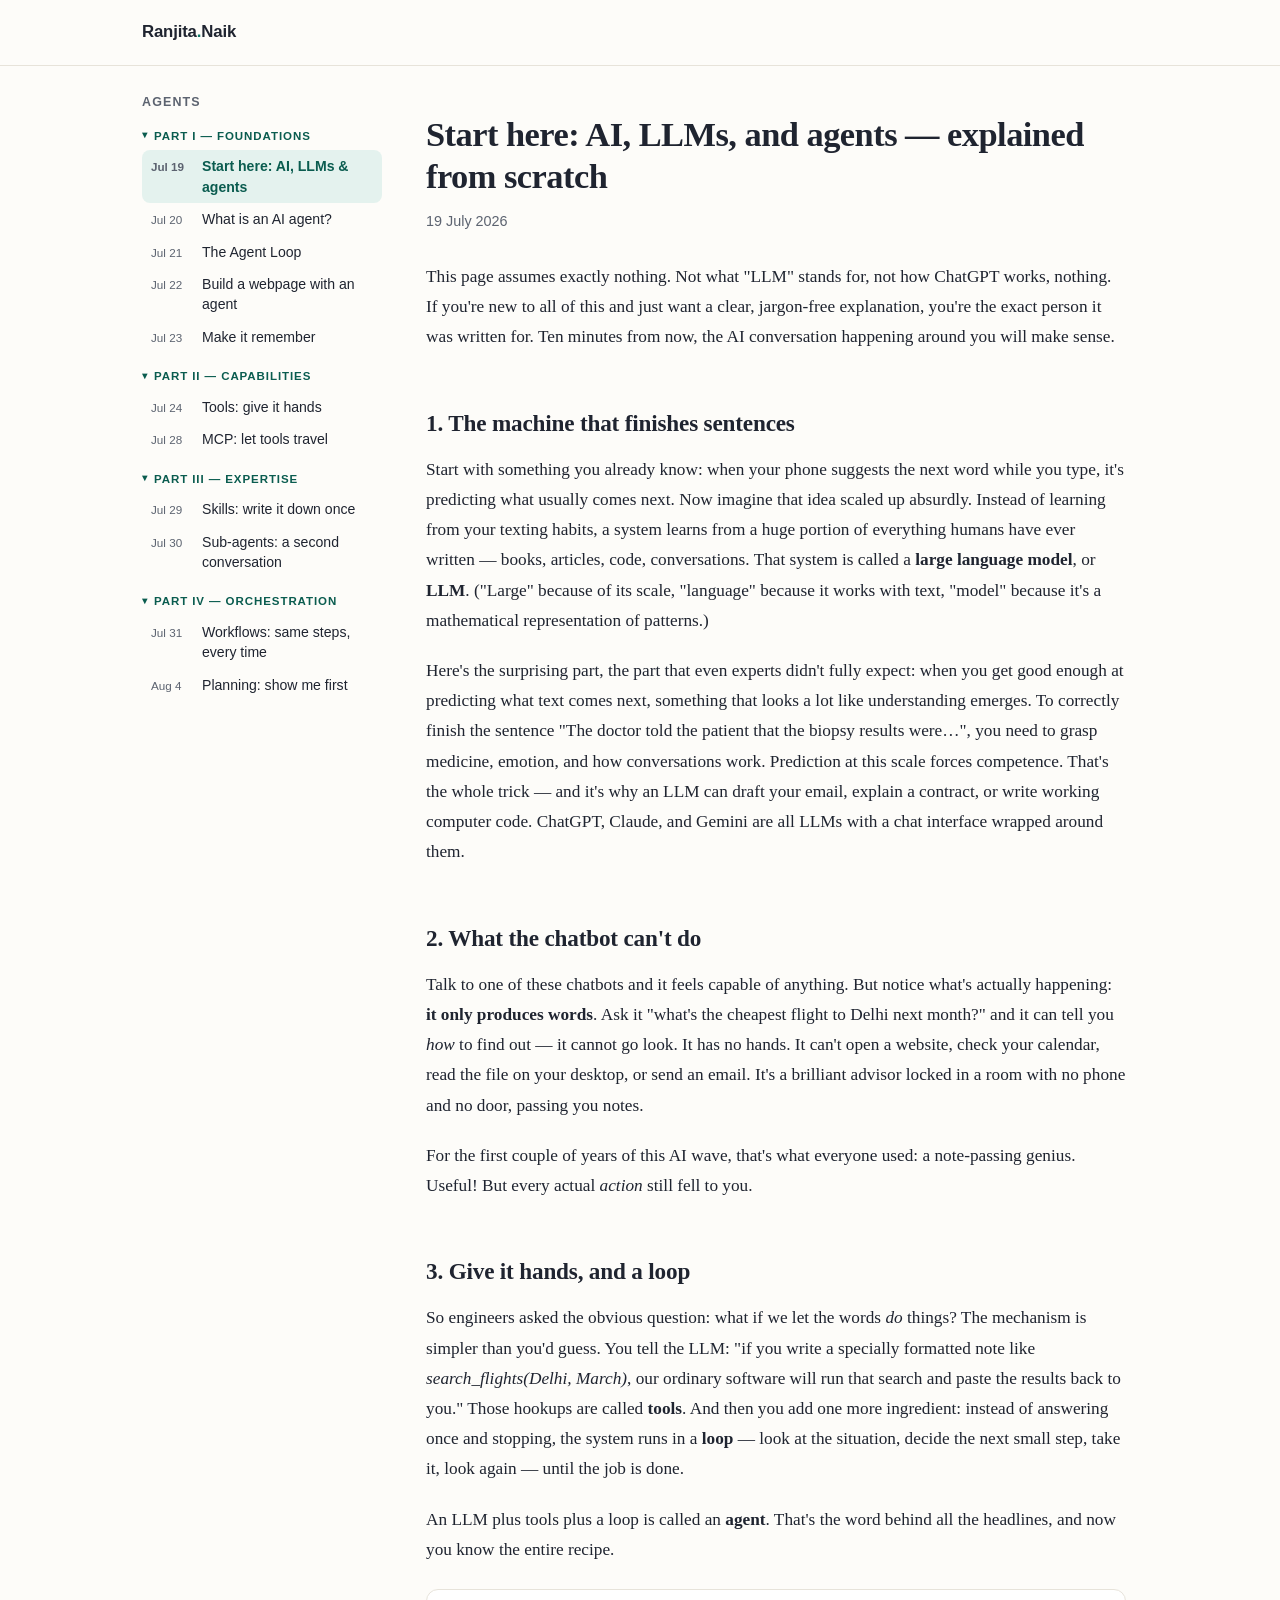
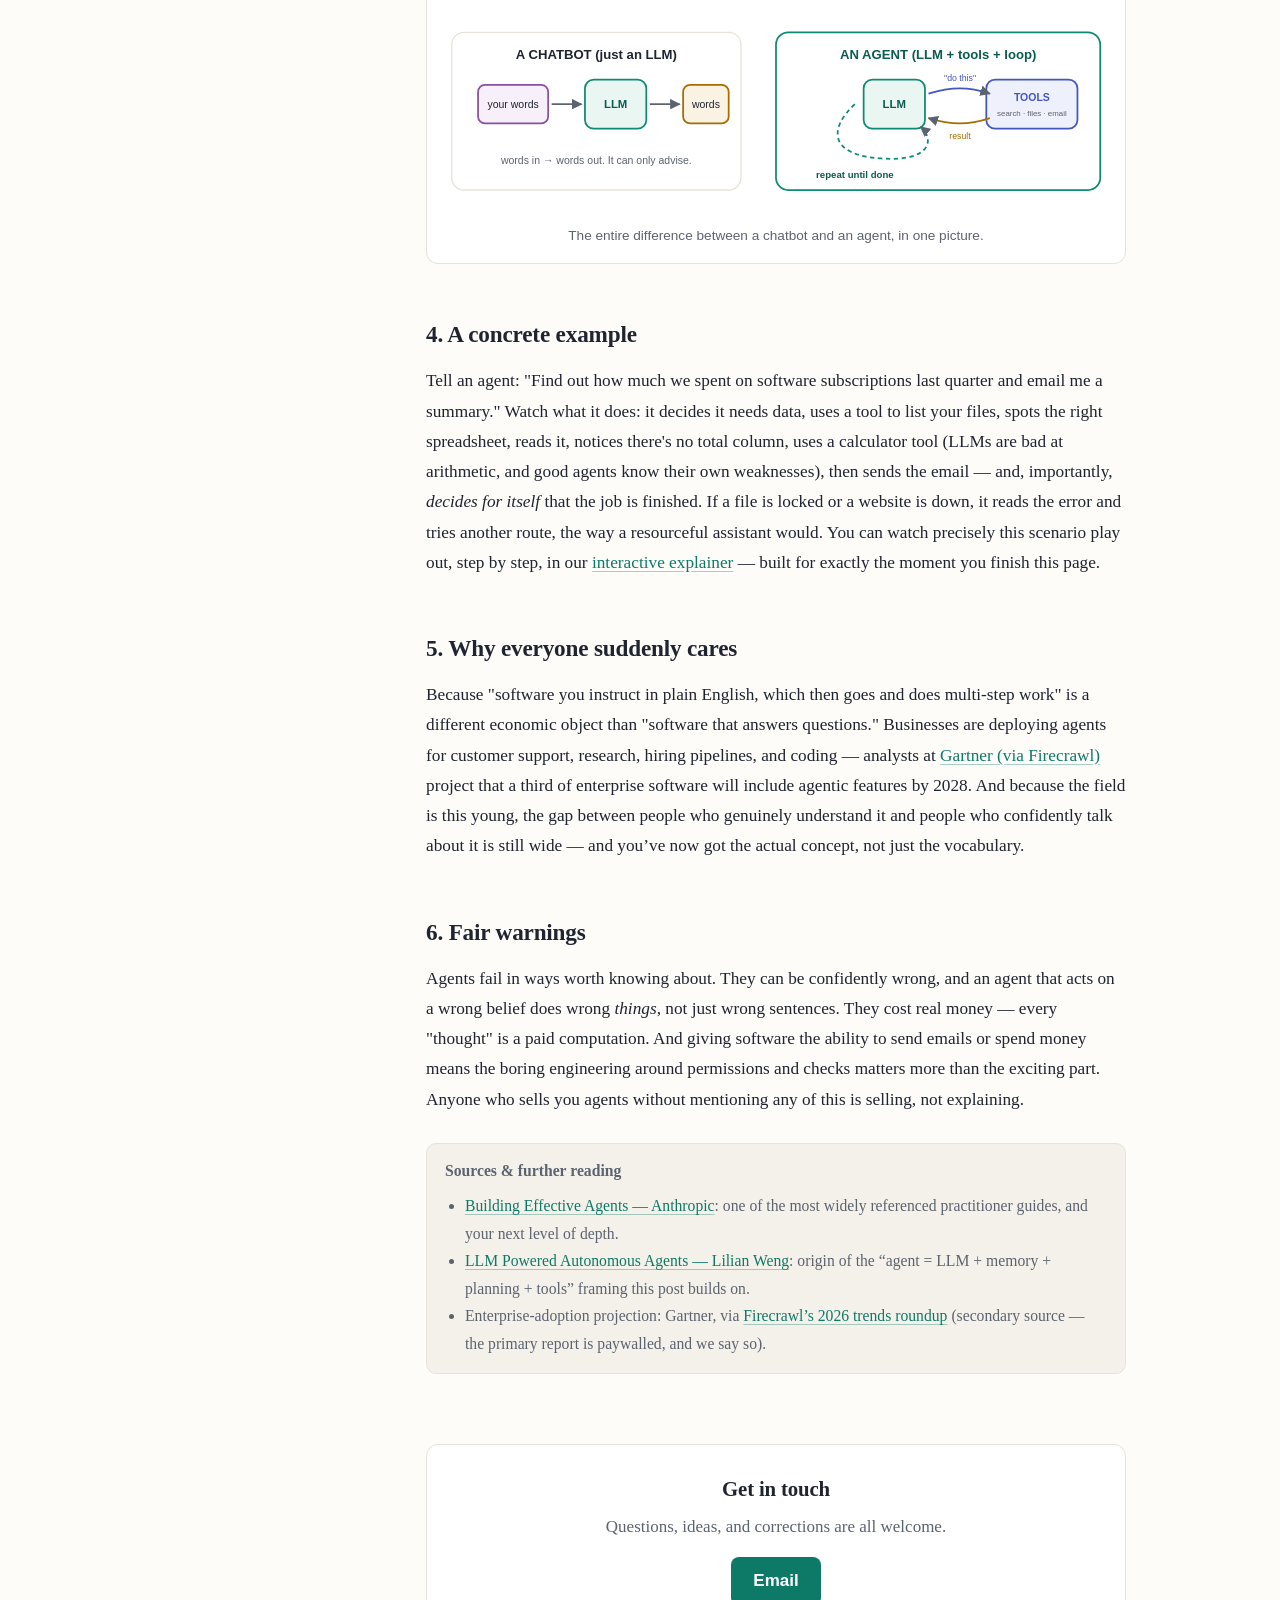
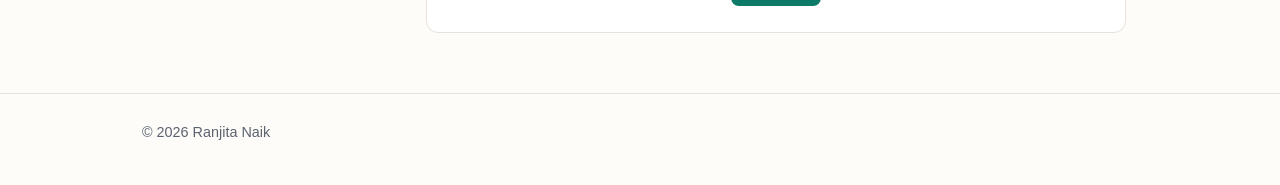
<file: posts/start-here-llms-and-agents.html>
<!DOCTYPE html>
<html lang="en">
<head>
<meta charset="UTF-8">
<meta name="viewport" content="width=device-width, initial-scale=1.0">
<link rel="icon" href="data:image/svg+xml,%3Csvg xmlns=%27http://www.w3.org/2000/svg%27 viewBox=%270 0 64 64%27%3E%3Crect width=%2764%27 height=%2764%27 rx=%2714%27 fill=%27%230d7a68%27/%3E%3Ctext x=%2732%27 y=%2744%27 font-family=%27Georgia,serif%27 font-size=%2736%27 font-weight=%27bold%27 fill=%27%23fff%27 text-anchor=%27middle%27%3ER%3C/text%3E%3C/svg%3E">
<meta name="theme-color" content="#0d7a68">
<meta property="og:title" content="Start here: AI, LLMs, and agents — explained from scratch — Ranjita Naik">
<meta property="og:description" content="A from-zero explainer: what an LLM actually is, what an agent is, and why people are talking about them. No background needed.">
<meta property="og:type" content="article">
<meta property="og:url" content="https://ranjita-naik.github.io/posts/start-here-llms-and-agents.html">
<meta property="og:site_name" content="Ranjita Naik">
<meta name="twitter:card" content="summary">
<link rel="alternate" type="application/rss+xml" title="Ranjita Naik — all writing" href="https://ranjita-naik.github.io/feed.xml">
<title>Start here: AI, LLMs, and agents — explained from scratch — Ranjita Naik</title>
<meta name="description" content="A from-zero explainer: what an LLM actually is, what an agent is, and why people are talking about them. No background needed.">
<style>
:root {
  --bg: #fdfcf9;
  --ink: #1f2430;
  --muted: #5c6370;
  --accent: #0d7a68;
  --accent-dark: #0a5c4f;
  --line: #e7e3da;
  --card: #ffffff;
  --serif: Charter, "Bitstream Charter", Cambria, Georgia, "Times New Roman", serif;
  --sans: -apple-system, BlinkMacSystemFont, "Segoe UI", Roboto, Helvetica, Arial, sans-serif;
  --mono: ui-monospace, "SF Mono", Menlo, Consolas, monospace;
}
* { box-sizing: border-box; }
html { scroll-behavior: smooth; }
::selection { background: #cdeae2; }
body {
  margin: 0;
  background: var(--bg);
  color: var(--ink);
  font: 17px/1.7 var(--sans);
  -webkit-font-smoothing: antialiased;
  text-rendering: optimizeLegibility;
}
.wrap { max-width: 700px; margin: 0 auto; padding: 0 22px; }
header.site {
  border-bottom: 1px solid var(--line);
  padding: 18px 0;
  background: var(--bg);
}
header.site .wrap { display: flex; align-items: baseline; justify-content: space-between; flex-wrap: wrap; gap: 8px; max-width: 1040px; }
.logo { font-weight: 700; font-size: 1.05rem; color: var(--ink); text-decoration: none; letter-spacing: -0.01em; }
.logo span { color: var(--accent); }
nav a { color: var(--muted); text-decoration: none; margin-left: 18px; font-size: 0.95rem; }
nav a:hover, nav a.active { color: var(--accent); }
h1, h2, h3 { font-family: var(--serif); font-weight: 700; }
h1 { font-size: 2.15rem; line-height: 1.22; letter-spacing: -0.015em; margin: 0 0 12px; }
h2 { font-size: 1.45rem; letter-spacing: -0.008em; margin: 2.2em 0 0.5em; }
h3 { font-size: 1.12rem; margin: 1.8em 0 0.4em; }
a { color: var(--accent); text-decoration-color: rgba(13, 122, 104, 0.35); text-underline-offset: 3px; }
a:hover { color: var(--accent-dark); text-decoration-color: rgba(10, 92, 79, 0.7); }
:focus-visible { outline: 2px solid var(--accent); outline-offset: 2px; border-radius: 2px; }
.hero { padding: 56px 0 28px; }
.hero .kicker {
  color: var(--accent);
  font-weight: 600;
  font-size: 0.85rem;
  text-transform: uppercase;
  letter-spacing: 0.08em;
  margin-bottom: 10px;
}
.hero p.lead { font-family: var(--serif); font-size: 1.22rem; line-height: 1.6; color: var(--muted); margin: 0; }
.post-list { list-style: none; padding: 0; margin: 24px 0 60px; }
.post-list li {
  background: var(--card);
  border: 1px solid var(--line);
  border-radius: 10px;
  padding: 20px 22px;
  margin-bottom: 14px;
  transition: border-color 0.15s ease;
}
.post-list li:hover { border-color: #cfc9bc; }
.post-list .date { color: var(--muted); font-size: 0.85rem; }
.post-list a.title { font-family: var(--serif); font-weight: 700; font-size: 1.18rem; line-height: 1.35; text-decoration: none; display: block; margin: 2px 0 6px; }
.post-list p { font-family: var(--serif); margin: 0; color: var(--muted); font-size: 1rem; }
.tag {
  display: inline-block;
  font-size: 0.75rem;
  font-weight: 600;
  color: var(--accent-dark);
  background: #e4f2ee;
  border-radius: 20px;
  padding: 2px 10px;
  margin-bottom: 6px;
}
article { padding: 48px 0 30px; }
article .meta { color: var(--muted); font-size: 0.9rem; margin-bottom: 28px; }
article p, article blockquote, article ul, article ol {
  font-family: var(--serif);
  font-size: 1.08rem;
  line-height: 1.75;
}
article p { margin: 0 0 1.15em; }
article blockquote {
  margin: 1.4em 0;
  padding: 4px 20px;
  border-left: 3px solid var(--accent);
  color: var(--muted);
  font-style: italic;
  font-size: 1.14rem;
}
article code, code {
  font-family: var(--mono);
  background: #f0ede6;
  border-radius: 4px;
  padding: 1px 6px;
  font-size: 0.82em;
}
.note {
  font-family: var(--serif);
  background: #f4f1ea;
  border: 1px solid var(--line);
  border-radius: 10px;
  padding: 14px 18px;
  font-size: 0.98rem;
  color: var(--muted);
}
.signup {
  background: var(--card);
  border: 1px solid var(--line);
  border-radius: 12px;
  padding: 26px;
  margin: 40px 0 60px;
  text-align: center;
}
.signup h2 { margin: 0 0 6px; font-size: 1.3rem; }
.signup p { font-family: var(--serif); color: var(--muted); margin: 0 0 16px; }
.signup .btn {
  display: inline-block;
  font-family: var(--sans);
  background: var(--accent);
  color: #fff;
  text-decoration: none;
  font-weight: 600;
  border-radius: 8px;
  padding: 10px 22px;
}
.signup .btn:hover { background: var(--accent-dark); }
footer.site {
  border-top: 1px solid var(--line);
  padding: 26px 0 40px;
  color: var(--muted);
  font-size: 0.9rem;
}
footer.site a { color: var(--muted); }
footer.site .wrap { max-width: 1040px; }
@media (max-width: 520px) {
  h1 { font-size: 1.7rem; }
  .hero { padding: 36px 0 20px; }
  article p, article blockquote, article ul, article ol { font-size: 1.04rem; }
}
@media print {
  header.site nav, .signup, footer.site { display: none; }
  body { background: #fff; }
}

/* two-column layout with date-grouped post pane */
.layout { display: grid; grid-template-columns: 240px minmax(0, 1fr); gap: 44px; max-width: 1040px; margin: 0 auto; padding: 0 22px; }
.layout > main.content { max-width: 700px; min-width: 0; }
.layout > main.content.wide { max-width: none; }
.sidebar { position: sticky; top: 24px; align-self: start; padding: 26px 0; }
.sb-title { font-family: var(--sans); font-size: 0.78rem; font-weight: 700; text-transform: uppercase; letter-spacing: 0.09em; color: var(--muted); margin-bottom: 10px; }
.sb-month { font-family: var(--sans); font-size: 0.72rem; font-weight: 700; text-transform: uppercase; letter-spacing: 0.08em; color: var(--accent-dark); margin: 14px 0 4px; }
.sb-item { display: flex; gap: 9px; align-items: baseline; font-family: var(--sans); font-size: 0.88rem; line-height: 1.45; color: var(--ink); text-decoration: none; padding: 6px 9px; border-radius: 8px; }
.sb-item:hover { background: #f0ede6; color: var(--accent-dark); }
.sb-item.on { background: #e4f2ee; color: var(--accent-dark); font-weight: 600; }
.sb-d { flex: 0 0 42px; font-size: 0.73rem; color: var(--muted); }
.sb-links { font-family: var(--sans); font-size: 0.8rem; color: var(--muted); margin-top: 18px; padding-top: 14px; border-top: 1px solid var(--line); line-height: 2; }
.sb-links a { color: var(--muted); }
.sb-links a:hover { color: var(--accent-dark); }
@media (max-width: 880px) {
  .layout { grid-template-columns: 1fr; gap: 0; }
  .sidebar { position: static; order: 2; border-top: 1px solid var(--line); margin-top: 20px; }
}
@media print { .sidebar { display: none; } }

/* inline-code chips must NOT apply inside pre blocks */
pre code { background: transparent; padding: 0; border-radius: 0; font-size: inherit; color: inherit; }
/* readable selection inside dark code blocks */
pre ::selection, pre::selection { background: #0d7a68; color: #ffffff; }
/* collapsible month groups (pane + homepage) */
details.sb-group > summary, details.mgroup > summary {
  cursor: pointer; list-style: none; display: flex; align-items: center; gap: 6px;
  font-family: var(--sans); font-size: 0.72rem; font-weight: 700;
  text-transform: uppercase; letter-spacing: 0.08em; color: var(--accent-dark); margin: 14px 0 4px;
}
details.sb-group > summary::-webkit-details-marker, details.mgroup > summary::-webkit-details-marker { display: none; }
details.sb-group > summary::before, details.mgroup > summary::before { content: "\25B8"; font-size: 0.85em; transition: transform 0.15s ease; }
details.sb-group[open] > summary::before, details.mgroup[open] > summary::before { transform: rotate(90deg); }
details.mgroup > summary { font-size: 0.78rem; margin: 20px 0 10px; }
</style>
<style>
.diagram { background: var(--card); border: 1px solid var(--line); border-radius: 12px; padding: 16px; margin: 24px 0; }
.diagram svg { width: 100%; height: auto; display: block; }
.diagram .cap { font-size: 0.85rem; color: var(--muted); text-align: center; margin-top: 8px; }
</style>
</head>
<body>
<header class="site">
  <div class="wrap">
    <a class="logo" href="../index.html">Ranjita<span>.</span>Naik</a>
  </div>
</header>

<div class="layout">
<aside class="sidebar" aria-label="Posts, grouped by curriculum part">
  <div class="sb-title">Agents</div>
  <details class="sb-group" open>
    <summary>Part I — Foundations</summary>
    <a class="sb-item on" href="../posts/start-here-llms-and-agents.html"><span class="sb-d">Jul 19</span><span>Start here: AI, LLMs &amp; agents</span></a>
    <a class="sb-item" href="../posts/what-is-an-ai-agent.html"><span class="sb-d">Jul 20</span><span>What is an AI agent?</span></a>
    <a class="sb-item" href="../learn/agent-loop.html"><span class="sb-d">Jul 21</span><span>The Agent Loop</span></a>
    <a class="sb-item" href="../learn/build-with-an-agent.html"><span class="sb-d">Jul 22</span><span>Build a webpage with an agent</span></a>
    <a class="sb-item" href="../learn/make-it-remember.html"><span class="sb-d">Jul 23</span><span>Make it remember</span></a>
  </details>
  <details class="sb-group" open>
    <summary>Part II — Capabilities</summary>
    <a class="sb-item" href="../learn/tools.html"><span class="sb-d">Jul 24</span><span>Tools: give it hands</span></a>
    <a class="sb-item" href="../learn/mcp.html"><span class="sb-d">Jul 28</span><span>MCP: let tools travel</span></a>
  </details>
  <details class="sb-group" open>
    <summary>Part III — Expertise</summary>
    <a class="sb-item" href="../learn/skills.html"><span class="sb-d">Jul 29</span><span>Skills: write it down once</span></a>
    <a class="sb-item" href="../learn/sub-agents.html"><span class="sb-d">Jul 30</span><span>Sub-agents: a second conversation</span></a>
  </details>
  <details class="sb-group" open>
    <summary>Part IV — Orchestration</summary>
    <a class="sb-item" href="../learn/workflows.html"><span class="sb-d">Jul 31</span><span>Workflows: same steps, every time</span></a>
    <a class="sb-item" href="../learn/planning.html"><span class="sb-d">Aug 4</span><span>Planning: show me first</span></a>
  </details>
</aside>
<main class="content">
  <article>
    <h1>Start here: AI, LLMs, and agents — explained from scratch</h1>
    <div class="meta">19 July 2026</div>

    <p>This page assumes exactly nothing. Not what "LLM" stands for, not how ChatGPT works, nothing. If you're new to all of this and just want a clear, jargon-free explanation, you're the exact person it was written for. Ten minutes from now, the AI conversation happening around you will make sense.</p>

    <h2>1. The machine that finishes sentences</h2>
    <p>Start with something you already know: when your phone suggests the next word while you type, it's predicting what usually comes next. Now imagine that idea scaled up absurdly. Instead of learning from your texting habits, a system learns from a huge portion of everything humans have ever written — books, articles, code, conversations. That system is called a <strong>large language model</strong>, or <strong>LLM</strong>. ("Large" because of its scale, "language" because it works with text, "model" because it's a mathematical representation of patterns.)</p>
    <p>Here's the surprising part, the part that even experts didn't fully expect: when you get good enough at predicting what text comes next, something that looks a lot like understanding emerges. To correctly finish the sentence "The doctor told the patient that the biopsy results were…", you need to grasp medicine, emotion, and how conversations work. Prediction at this scale forces competence. That's the whole trick — and it's why an LLM can draft your email, explain a contract, or write working computer code. ChatGPT, Claude, and Gemini are all LLMs with a chat interface wrapped around them.</p>

    <h2>2. What the chatbot can't do</h2>
    <p>Talk to one of these chatbots and it feels capable of anything. But notice what's actually happening: <strong>it only produces words</strong>. Ask it "what's the cheapest flight to Delhi next month?" and it can tell you <em>how</em> to find out — it cannot go look. It has no hands. It can't open a website, check your calendar, read the file on your desktop, or send an email. It's a brilliant advisor locked in a room with no phone and no door, passing you notes.</p>
    <p>For the first couple of years of this AI wave, that's what everyone used: a note-passing genius. Useful! But every actual <em>action</em> still fell to you.</p>

    <h2>3. Give it hands, and a loop</h2>
    <p>So engineers asked the obvious question: what if we let the words <em>do</em> things? The mechanism is simpler than you'd guess. You tell the LLM: "if you write a specially formatted note like <em>search_flights(Delhi, March)</em>, our ordinary software will run that search and paste the results back to you." Those hookups are called <strong>tools</strong>. And then you add one more ingredient: instead of answering once and stopping, the system runs in a <strong>loop</strong> — look at the situation, decide the next small step, take it, look again — until the job is done.</p>
    <p>An LLM plus tools plus a loop is called an <strong>agent</strong>. That's the word behind all the headlines, and now you know the entire recipe.</p>

    <div class="diagram">
      <svg viewBox="0 0 760 240" role="img" aria-label="Diagram: an LLM only turns text into text. An agent wraps an LLM with tools and a repeating loop, so it can take actions in the world.">
        <!-- panel 1: LLM -->
        <rect x="10" y="30" width="330" height="180" rx="14" fill="#ffffff" stroke="#e7e3da" stroke-width="1.5"/>
        <text x="175" y="60" text-anchor="middle" font-size="15" font-weight="700" fill="#1f2430">A CHATBOT (just an LLM)</text>
        <rect x="40" y="90" width="80" height="44" rx="8" fill="#f7effa" stroke="#8a4f9e" stroke-width="2"/>
        <text x="80" y="116" text-anchor="middle" font-size="12" fill="#1f2430">your words</text>
        <path d="M 124 112 L 158 112" stroke="#5c6370" stroke-width="2" marker-end="url(#arr)"/>
        <rect x="162" y="84" width="70" height="56" rx="10" fill="#e9f6f2" stroke="#0e8a72" stroke-width="2"/>
        <text x="197" y="116" text-anchor="middle" font-size="13" font-weight="700" fill="#0a5c4f">LLM</text>
        <path d="M 236 112 L 270 112" stroke="#5c6370" stroke-width="2" marker-end="url(#arr)"/>
        <rect x="274" y="90" width="52" height="44" rx="8" fill="#faf3e4" stroke="#a86b00" stroke-width="2"/>
        <text x="300" y="116" text-anchor="middle" font-size="12" fill="#1f2430">words</text>
        <text x="175" y="180" text-anchor="middle" font-size="12" fill="#5c6370">words in → words out. It can only advise.</text>
        <!-- panel 2: agent -->
        <rect x="380" y="30" width="370" height="180" rx="14" fill="#ffffff" stroke="#0e8a72" stroke-width="2"/>
        <text x="565" y="60" text-anchor="middle" font-size="15" font-weight="700" fill="#0a5c4f">AN AGENT (LLM + tools + loop)</text>
        <rect x="480" y="84" width="70" height="56" rx="10" fill="#e9f6f2" stroke="#0e8a72" stroke-width="2"/>
        <text x="515" y="116" text-anchor="middle" font-size="13" font-weight="700" fill="#0a5c4f">LLM</text>
        <rect x="620" y="84" width="104" height="56" rx="10" fill="#eef0fb" stroke="#4356c0" stroke-width="2"/>
        <text x="672" y="108" text-anchor="middle" font-size="12" font-weight="700" fill="#4356c0">TOOLS</text>
        <text x="672" y="126" text-anchor="middle" font-size="9" fill="#5c6370">search · files · email</text>
        <path d="M 554 100 C 580 92, 600 92, 624 100" stroke="#4356c0" stroke-width="2" fill="none" marker-end="url(#arr)"/>
        <text x="590" y="86" text-anchor="middle" font-size="10" fill="#4356c0">"do this"</text>
        <path d="M 624 128 C 600 136, 580 136, 554 128" stroke="#a86b00" stroke-width="2" fill="none" marker-end="url(#arr)"/>
        <text x="590" y="152" text-anchor="middle" font-size="10" fill="#a86b00">result</text>
        <path d="M 470 112 C 440 140, 440 170, 500 174 C 560 178, 560 150, 545 138" stroke="#0e8a72" stroke-width="2" fill="none" marker-end="url(#arr)" stroke-dasharray="5 4"/>
        <text x="470" y="196" text-anchor="middle" font-size="11" fill="#0a5c4f" font-weight="600">repeat until done</text>
        <defs><marker id="arr" viewBox="0 0 10 10" refX="9" refY="5" markerWidth="6" markerHeight="6" orient="auto-start-reverse"><path d="M 0 0 L 10 5 L 0 10 z" fill="#5c6370"/></marker></defs>
      </svg>
      <div class="cap">The entire difference between a chatbot and an agent, in one picture.</div>
    </div>

    <h2>4. A concrete example</h2>
    <p>Tell an agent: "Find out how much we spent on software subscriptions last quarter and email me a summary." Watch what it does: it decides it needs data, uses a tool to list your files, spots the right spreadsheet, reads it, notices there's no total column, uses a calculator tool (LLMs are bad at arithmetic, and good agents know their own weaknesses), then sends the email — and, importantly, <em>decides for itself</em> that the job is finished. If a file is locked or a website is down, it reads the error and tries another route, the way a resourceful assistant would. You can watch precisely this scenario play out, step by step, in our <a href="../learn/agent-loop.html">interactive explainer</a> — built for exactly the moment you finish this page.</p>

    <h2>5. Why everyone suddenly cares</h2>
    <p>Because "software you instruct in plain English, which then goes and does multi-step work" is a different economic object than "software that answers questions." Businesses are deploying agents for customer support, research, hiring pipelines, and coding — analysts at <a href="https://www.firecrawl.dev/blog/agentic-ai-trends">Gartner (via Firecrawl)</a> project that a third of enterprise software will include agentic features by 2028. And because the field is this young, the gap between people who genuinely understand it and people who confidently talk about it is still wide — and you’ve now got the actual concept, not just the vocabulary.</p>

    <h2>6. Fair warnings</h2>
    <p>Agents fail in ways worth knowing about. They can be confidently wrong, and an agent that acts on a wrong belief does wrong <em>things</em>, not just wrong sentences. They cost real money — every "thought" is a paid computation. And giving software the ability to send emails or spend money means the boring engineering around permissions and checks matters more than the exciting part. Anyone who sells you agents without mentioning any of this is selling, not explaining.</p>

    <div class="note" style="margin-top:28px;"><strong>Sources &amp; further reading</strong>
    <ul style="margin:8px 0 2px; padding-left:20px; font-size:inherit;">
      <li><a href="https://www.anthropic.com/engineering/building-effective-agents">Building Effective Agents — Anthropic</a>: one of the most widely referenced practitioner guides, and your next level of depth.</li>
      <li><a href="https://lilianweng.github.io/posts/2023-06-23-agent/">LLM Powered Autonomous Agents — Lilian Weng</a>: origin of the “agent = LLM + memory + planning + tools” framing this post builds on.</li>
      <li>Enterprise-adoption projection: Gartner, via <a href="https://www.firecrawl.dev/blog/agentic-ai-trends">Firecrawl’s 2026 trends roundup</a> (secondary source — the primary report is paywalled, and we say so).</li>
    </ul>
  </div>
  </article>
  <section class="signup">
    <h2>Get in touch</h2>
    <p>Questions, ideas, and corrections are all welcome.</p>
    <a class="btn" href="mailto:ranjitawrites@gmail.com">Email</a>
  </section>
</main>
</div>

<footer class="site">
  <div class="wrap">
    © 2026 Ranjita Naik
  </div>
</footer>

<!-- Analytics: GoatCounter — privacy-friendly, cookie-free -->
<script data-goatcounter="https://ranjita-naik.goatcounter.com/count" async src="//gc.zgo.at/count.js"></script>
</body>
</html>
</file>
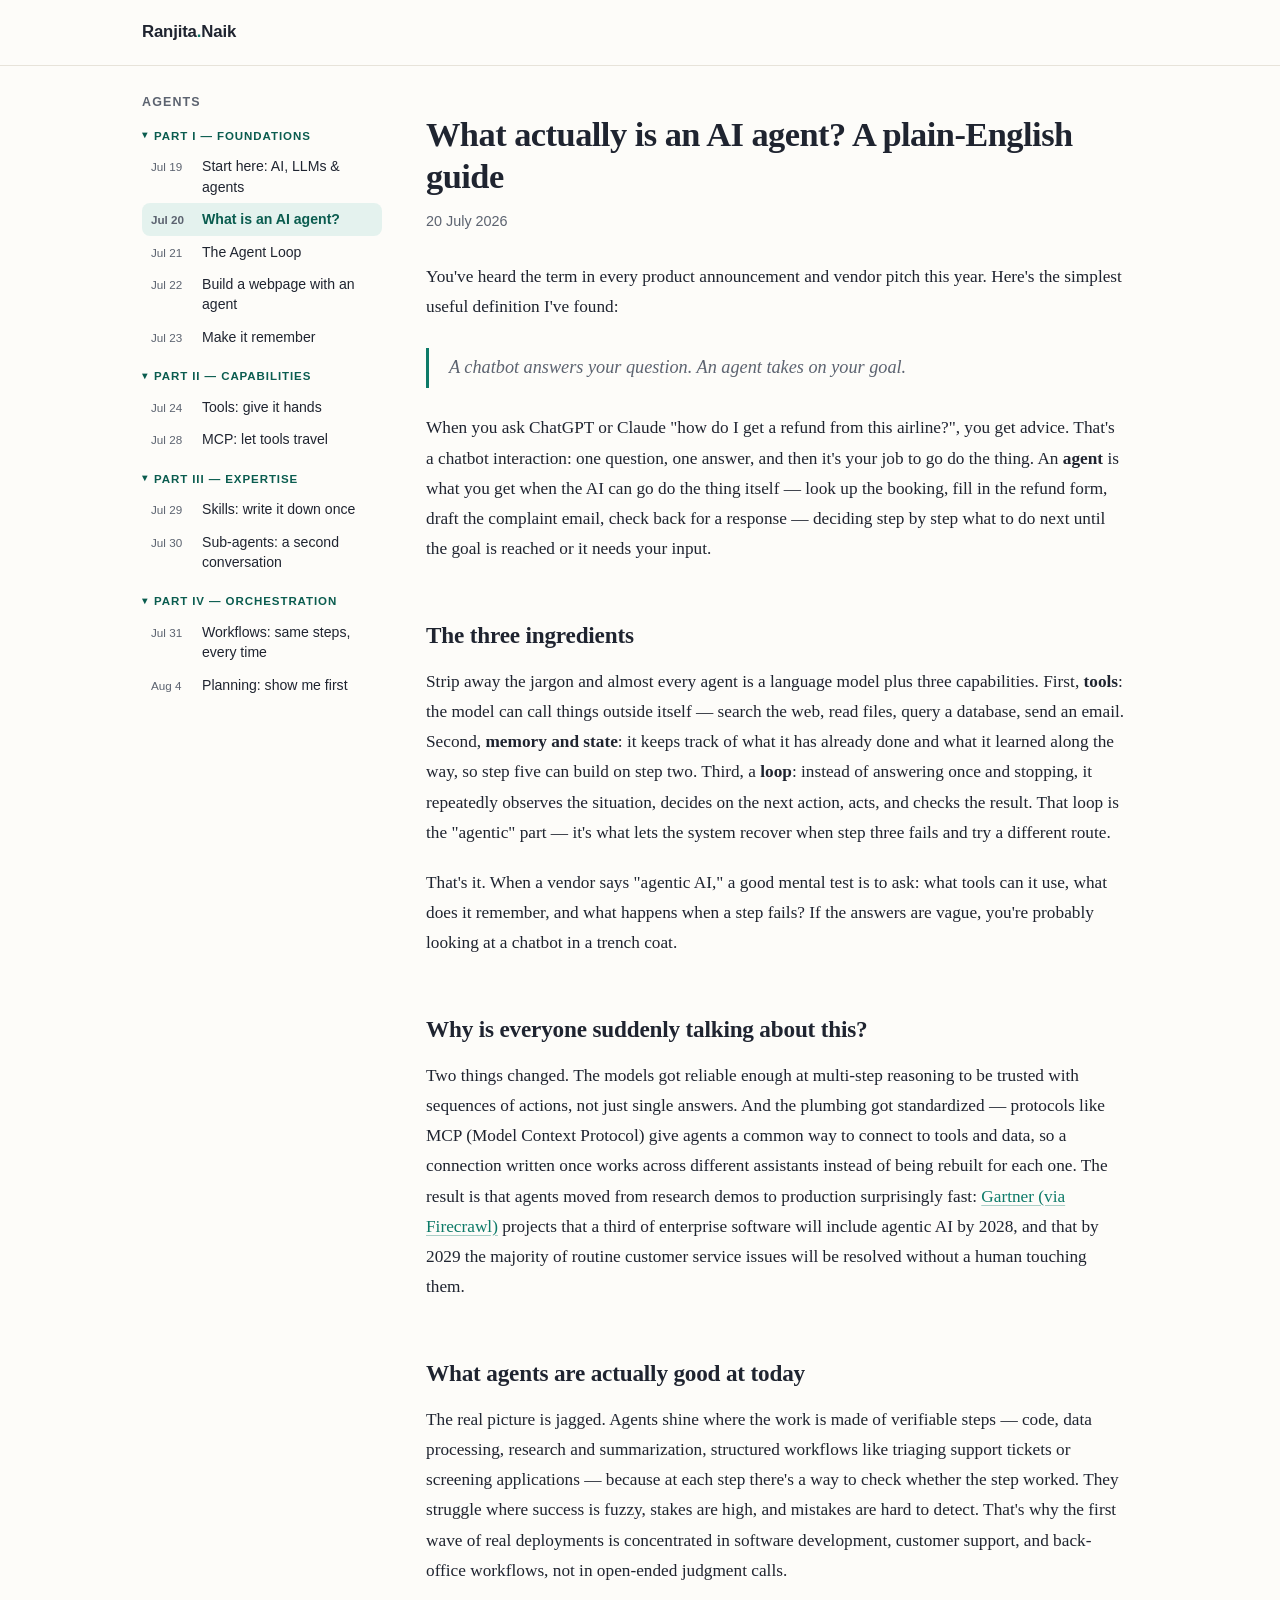
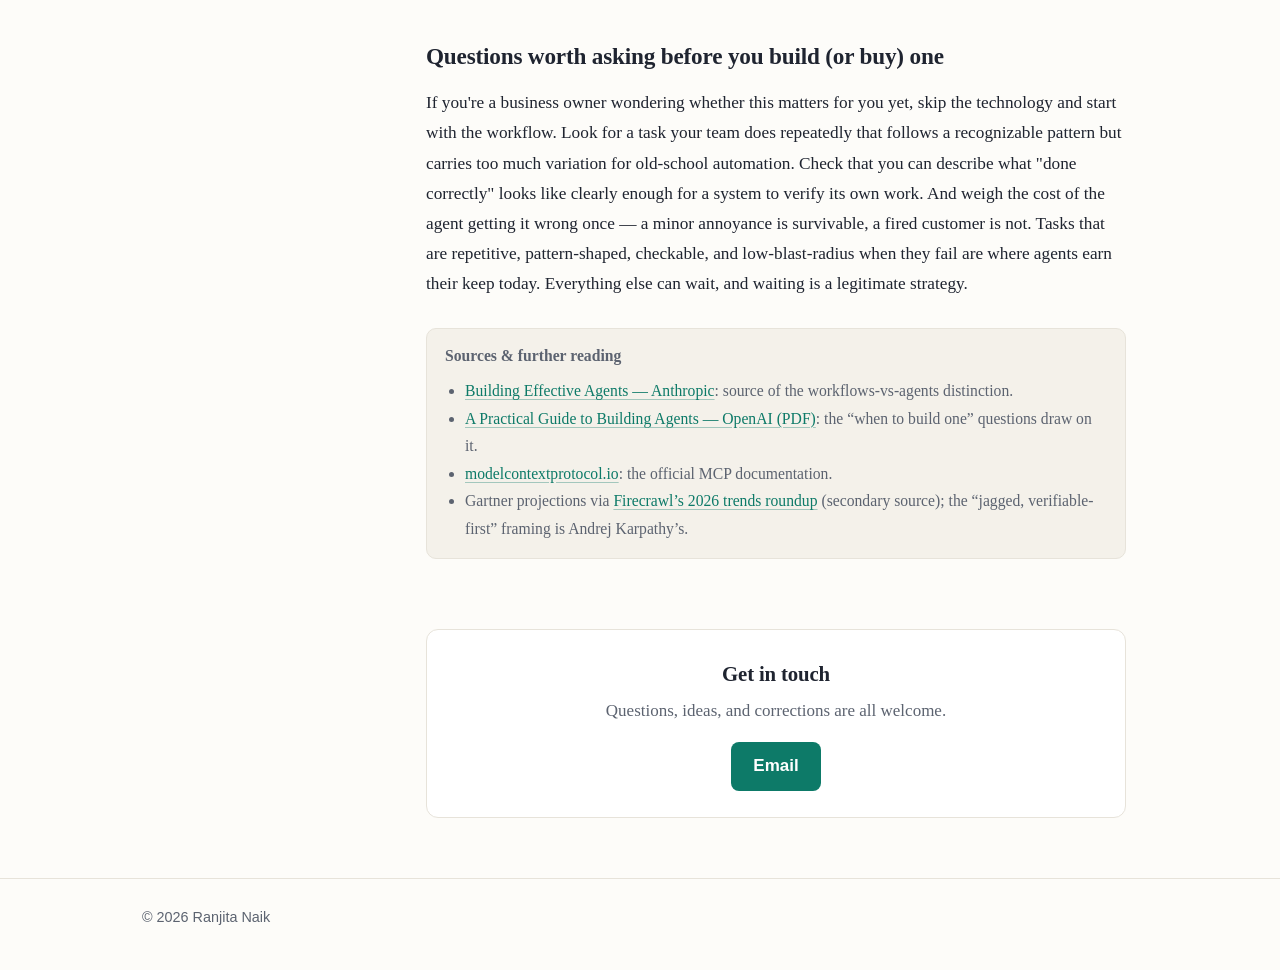
<file: posts/what-is-an-ai-agent.html>
<!DOCTYPE html>
<html lang="en">
<head>
<meta charset="UTF-8">
<meta name="viewport" content="width=device-width, initial-scale=1.0">
<link rel="icon" href="data:image/svg+xml,%3Csvg xmlns=%27http://www.w3.org/2000/svg%27 viewBox=%270 0 64 64%27%3E%3Crect width=%2764%27 height=%2764%27 rx=%2714%27 fill=%27%230d7a68%27/%3E%3Ctext x=%2732%27 y=%2744%27 font-family=%27Georgia,serif%27 font-size=%2736%27 font-weight=%27bold%27 fill=%27%23fff%27 text-anchor=%27middle%27%3ER%3C/text%3E%3C/svg%3E">
<meta name="theme-color" content="#0d7a68">
<meta property="og:title" content="What actually is an AI agent? — Ranjita Naik">
<meta property="og:description" content="Agentic AI, taught from scratch and visually.">
<meta property="og:type" content="article">
<meta property="og:url" content="https://ranjita-naik.github.io/posts/what-is-an-ai-agent.html">
<meta property="og:site_name" content="Ranjita Naik">
<meta name="twitter:card" content="summary">
<link rel="alternate" type="application/rss+xml" title="Ranjita Naik — all writing" href="https://ranjita-naik.github.io/feed.xml">
<title>What actually is an AI agent? — Ranjita Naik</title>
<style>
:root {
  --bg: #fdfcf9;
  --ink: #1f2430;
  --muted: #5c6370;
  --accent: #0d7a68;
  --accent-dark: #0a5c4f;
  --line: #e7e3da;
  --card: #ffffff;
  --serif: Charter, "Bitstream Charter", Cambria, Georgia, "Times New Roman", serif;
  --sans: -apple-system, BlinkMacSystemFont, "Segoe UI", Roboto, Helvetica, Arial, sans-serif;
  --mono: ui-monospace, "SF Mono", Menlo, Consolas, monospace;
}
* { box-sizing: border-box; }
html { scroll-behavior: smooth; }
::selection { background: #cdeae2; }
body {
  margin: 0;
  background: var(--bg);
  color: var(--ink);
  font: 17px/1.7 var(--sans);
  -webkit-font-smoothing: antialiased;
  text-rendering: optimizeLegibility;
}
.wrap { max-width: 700px; margin: 0 auto; padding: 0 22px; }
header.site {
  border-bottom: 1px solid var(--line);
  padding: 18px 0;
  background: var(--bg);
}
header.site .wrap { display: flex; align-items: baseline; justify-content: space-between; flex-wrap: wrap; gap: 8px; max-width: 1040px; }
.logo { font-weight: 700; font-size: 1.05rem; color: var(--ink); text-decoration: none; letter-spacing: -0.01em; }
.logo span { color: var(--accent); }
nav a { color: var(--muted); text-decoration: none; margin-left: 18px; font-size: 0.95rem; }
nav a:hover, nav a.active { color: var(--accent); }
h1, h2, h3 { font-family: var(--serif); font-weight: 700; }
h1 { font-size: 2.15rem; line-height: 1.22; letter-spacing: -0.015em; margin: 0 0 12px; }
h2 { font-size: 1.45rem; letter-spacing: -0.008em; margin: 2.2em 0 0.5em; }
h3 { font-size: 1.12rem; margin: 1.8em 0 0.4em; }
a { color: var(--accent); text-decoration-color: rgba(13, 122, 104, 0.35); text-underline-offset: 3px; }
a:hover { color: var(--accent-dark); text-decoration-color: rgba(10, 92, 79, 0.7); }
:focus-visible { outline: 2px solid var(--accent); outline-offset: 2px; border-radius: 2px; }
.hero { padding: 56px 0 28px; }
.hero .kicker {
  color: var(--accent);
  font-weight: 600;
  font-size: 0.85rem;
  text-transform: uppercase;
  letter-spacing: 0.08em;
  margin-bottom: 10px;
}
.hero p.lead { font-family: var(--serif); font-size: 1.22rem; line-height: 1.6; color: var(--muted); margin: 0; }
.post-list { list-style: none; padding: 0; margin: 24px 0 60px; }
.post-list li {
  background: var(--card);
  border: 1px solid var(--line);
  border-radius: 10px;
  padding: 20px 22px;
  margin-bottom: 14px;
  transition: border-color 0.15s ease;
}
.post-list li:hover { border-color: #cfc9bc; }
.post-list .date { color: var(--muted); font-size: 0.85rem; }
.post-list a.title { font-family: var(--serif); font-weight: 700; font-size: 1.18rem; line-height: 1.35; text-decoration: none; display: block; margin: 2px 0 6px; }
.post-list p { font-family: var(--serif); margin: 0; color: var(--muted); font-size: 1rem; }
.tag {
  display: inline-block;
  font-size: 0.75rem;
  font-weight: 600;
  color: var(--accent-dark);
  background: #e4f2ee;
  border-radius: 20px;
  padding: 2px 10px;
  margin-bottom: 6px;
}
article { padding: 48px 0 30px; }
article .meta { color: var(--muted); font-size: 0.9rem; margin-bottom: 28px; }
article p, article blockquote, article ul, article ol {
  font-family: var(--serif);
  font-size: 1.08rem;
  line-height: 1.75;
}
article p { margin: 0 0 1.15em; }
article blockquote {
  margin: 1.4em 0;
  padding: 4px 20px;
  border-left: 3px solid var(--accent);
  color: var(--muted);
  font-style: italic;
  font-size: 1.14rem;
}
article code, code {
  font-family: var(--mono);
  background: #f0ede6;
  border-radius: 4px;
  padding: 1px 6px;
  font-size: 0.82em;
}
.note {
  font-family: var(--serif);
  background: #f4f1ea;
  border: 1px solid var(--line);
  border-radius: 10px;
  padding: 14px 18px;
  font-size: 0.98rem;
  color: var(--muted);
}
.signup {
  background: var(--card);
  border: 1px solid var(--line);
  border-radius: 12px;
  padding: 26px;
  margin: 40px 0 60px;
  text-align: center;
}
.signup h2 { margin: 0 0 6px; font-size: 1.3rem; }
.signup p { font-family: var(--serif); color: var(--muted); margin: 0 0 16px; }
.signup .btn {
  display: inline-block;
  font-family: var(--sans);
  background: var(--accent);
  color: #fff;
  text-decoration: none;
  font-weight: 600;
  border-radius: 8px;
  padding: 10px 22px;
}
.signup .btn:hover { background: var(--accent-dark); }
footer.site {
  border-top: 1px solid var(--line);
  padding: 26px 0 40px;
  color: var(--muted);
  font-size: 0.9rem;
}
footer.site a { color: var(--muted); }
footer.site .wrap { max-width: 1040px; }
@media (max-width: 520px) {
  h1 { font-size: 1.7rem; }
  .hero { padding: 36px 0 20px; }
  article p, article blockquote, article ul, article ol { font-size: 1.04rem; }
}
@media print {
  header.site nav, .signup, footer.site { display: none; }
  body { background: #fff; }
}

/* two-column layout with date-grouped post pane */
.layout { display: grid; grid-template-columns: 240px minmax(0, 1fr); gap: 44px; max-width: 1040px; margin: 0 auto; padding: 0 22px; }
.layout > main.content { max-width: 700px; min-width: 0; }
.layout > main.content.wide { max-width: none; }
.sidebar { position: sticky; top: 24px; align-self: start; padding: 26px 0; }
.sb-title { font-family: var(--sans); font-size: 0.78rem; font-weight: 700; text-transform: uppercase; letter-spacing: 0.09em; color: var(--muted); margin-bottom: 10px; }
.sb-month { font-family: var(--sans); font-size: 0.72rem; font-weight: 700; text-transform: uppercase; letter-spacing: 0.08em; color: var(--accent-dark); margin: 14px 0 4px; }
.sb-item { display: flex; gap: 9px; align-items: baseline; font-family: var(--sans); font-size: 0.88rem; line-height: 1.45; color: var(--ink); text-decoration: none; padding: 6px 9px; border-radius: 8px; }
.sb-item:hover { background: #f0ede6; color: var(--accent-dark); }
.sb-item.on { background: #e4f2ee; color: var(--accent-dark); font-weight: 600; }
.sb-d { flex: 0 0 42px; font-size: 0.73rem; color: var(--muted); }
.sb-links { font-family: var(--sans); font-size: 0.8rem; color: var(--muted); margin-top: 18px; padding-top: 14px; border-top: 1px solid var(--line); line-height: 2; }
.sb-links a { color: var(--muted); }
.sb-links a:hover { color: var(--accent-dark); }
@media (max-width: 880px) {
  .layout { grid-template-columns: 1fr; gap: 0; }
  .sidebar { position: static; order: 2; border-top: 1px solid var(--line); margin-top: 20px; }
}
@media print { .sidebar { display: none; } }

/* inline-code chips must NOT apply inside pre blocks */
pre code { background: transparent; padding: 0; border-radius: 0; font-size: inherit; color: inherit; }
/* readable selection inside dark code blocks */
pre ::selection, pre::selection { background: #0d7a68; color: #ffffff; }
/* collapsible month groups (pane + homepage) */
details.sb-group > summary, details.mgroup > summary {
  cursor: pointer; list-style: none; display: flex; align-items: center; gap: 6px;
  font-family: var(--sans); font-size: 0.72rem; font-weight: 700;
  text-transform: uppercase; letter-spacing: 0.08em; color: var(--accent-dark); margin: 14px 0 4px;
}
details.sb-group > summary::-webkit-details-marker, details.mgroup > summary::-webkit-details-marker { display: none; }
details.sb-group > summary::before, details.mgroup > summary::before { content: "\25B8"; font-size: 0.85em; transition: transform 0.15s ease; }
details.sb-group[open] > summary::before, details.mgroup[open] > summary::before { transform: rotate(90deg); }
details.mgroup > summary { font-size: 0.78rem; margin: 20px 0 10px; }
</style>
</head>
<body>
<header class="site">
  <div class="wrap">
    <a class="logo" href="../index.html">Ranjita<span>.</span>Naik</a>
  </div>
</header>

<div class="layout">
<aside class="sidebar" aria-label="Posts, grouped by curriculum part">
  <div class="sb-title">Agents</div>
  <details class="sb-group" open>
    <summary>Part I — Foundations</summary>
    <a class="sb-item" href="../posts/start-here-llms-and-agents.html"><span class="sb-d">Jul 19</span><span>Start here: AI, LLMs &amp; agents</span></a>
    <a class="sb-item on" href="../posts/what-is-an-ai-agent.html"><span class="sb-d">Jul 20</span><span>What is an AI agent?</span></a>
    <a class="sb-item" href="../learn/agent-loop.html"><span class="sb-d">Jul 21</span><span>The Agent Loop</span></a>
    <a class="sb-item" href="../learn/build-with-an-agent.html"><span class="sb-d">Jul 22</span><span>Build a webpage with an agent</span></a>
    <a class="sb-item" href="../learn/make-it-remember.html"><span class="sb-d">Jul 23</span><span>Make it remember</span></a>
  </details>
  <details class="sb-group" open>
    <summary>Part II — Capabilities</summary>
    <a class="sb-item" href="../learn/tools.html"><span class="sb-d">Jul 24</span><span>Tools: give it hands</span></a>
    <a class="sb-item" href="../learn/mcp.html"><span class="sb-d">Jul 28</span><span>MCP: let tools travel</span></a>
  </details>
  <details class="sb-group" open>
    <summary>Part III — Expertise</summary>
    <a class="sb-item" href="../learn/skills.html"><span class="sb-d">Jul 29</span><span>Skills: write it down once</span></a>
    <a class="sb-item" href="../learn/sub-agents.html"><span class="sb-d">Jul 30</span><span>Sub-agents: a second conversation</span></a>
  </details>
  <details class="sb-group" open>
    <summary>Part IV — Orchestration</summary>
    <a class="sb-item" href="../learn/workflows.html"><span class="sb-d">Jul 31</span><span>Workflows: same steps, every time</span></a>
    <a class="sb-item" href="../learn/planning.html"><span class="sb-d">Aug 4</span><span>Planning: show me first</span></a>
  </details>
</aside>
<main class="content">
  <article>
    <h1>What actually is an AI agent? A plain-English guide</h1>
    <div class="meta">20 July 2026</div>

    <p>You've heard the term in every product announcement and vendor pitch this year. Here's the simplest useful definition I've found:</p>

    <blockquote>A chatbot answers your question. An agent takes on your goal.</blockquote>

    <p>When you ask ChatGPT or Claude "how do I get a refund from this airline?", you get advice. That's a chatbot interaction: one question, one answer, and then it's your job to go do the thing. An <strong>agent</strong> is what you get when the AI can go do the thing itself — look up the booking, fill in the refund form, draft the complaint email, check back for a response — deciding step by step what to do next until the goal is reached or it needs your input.</p>

    <h2>The three ingredients</h2>
    <p>Strip away the jargon and almost every agent is a language model plus three capabilities. First, <strong>tools</strong>: the model can call things outside itself — search the web, read files, query a database, send an email. Second, <strong>memory and state</strong>: it keeps track of what it has already done and what it learned along the way, so step five can build on step two. Third, a <strong>loop</strong>: instead of answering once and stopping, it repeatedly observes the situation, decides on the next action, acts, and checks the result. That loop is the "agentic" part — it's what lets the system recover when step three fails and try a different route.</p>

    <p>That's it. When a vendor says "agentic AI," a good mental test is to ask: what tools can it use, what does it remember, and what happens when a step fails? If the answers are vague, you're probably looking at a chatbot in a trench coat.</p>

    <h2>Why is everyone suddenly talking about this?</h2>
    <p>Two things changed. The models got reliable enough at multi-step reasoning to be trusted with sequences of actions, not just single answers. And the plumbing got standardized — protocols like MCP (Model Context Protocol) give agents a common way to connect to tools and data, so a connection written once works across different assistants instead of being rebuilt for each one. The result is that agents moved from research demos to production surprisingly fast: <a href="https://www.firecrawl.dev/blog/agentic-ai-trends">Gartner (via Firecrawl)</a> projects that a third of enterprise software will include agentic AI by 2028, and that by 2029 the majority of routine customer service issues will be resolved without a human touching them.</p>

    <h2>What agents are actually good at today</h2>
    <p>The real picture is jagged. Agents shine where the work is made of verifiable steps — code, data processing, research and summarization, structured workflows like triaging support tickets or screening applications — because at each step there's a way to check whether the step worked. They struggle where success is fuzzy, stakes are high, and mistakes are hard to detect. That's why the first wave of real deployments is concentrated in software development, customer support, and back-office workflows, not in open-ended judgment calls.</p>

    <h2>Questions worth asking before you build (or buy) one</h2>
    <p>If you're a business owner wondering whether this matters for you yet, skip the technology and start with the workflow. Look for a task your team does repeatedly that follows a recognizable pattern but carries too much variation for old-school automation. Check that you can describe what "done correctly" looks like clearly enough for a system to verify its own work. And weigh the cost of the agent getting it wrong once — a minor annoyance is survivable, a fired customer is not. Tasks that are repetitive, pattern-shaped, checkable, and low-blast-radius when they fail are where agents earn their keep today. Everything else can wait, and waiting is a legitimate strategy.</p>

    <div class="note" style="margin-top:28px;"><strong>Sources &amp; further reading</strong>
    <ul style="margin:8px 0 2px; padding-left:20px; font-size:inherit;">
      <li><a href="https://www.anthropic.com/engineering/building-effective-agents">Building Effective Agents — Anthropic</a>: source of the workflows-vs-agents distinction.</li>
      <li><a href="https://cdn.openai.com/business-guides-and-resources/a-practical-guide-to-building-agents.pdf">A Practical Guide to Building Agents — OpenAI (PDF)</a>: the “when to build one” questions draw on it.</li>
      <li><a href="https://modelcontextprotocol.io">modelcontextprotocol.io</a>: the official MCP documentation.</li>
      <li>Gartner projections via <a href="https://www.firecrawl.dev/blog/agentic-ai-trends">Firecrawl’s 2026 trends roundup</a> (secondary source); the “jagged, verifiable-first” framing is Andrej Karpathy’s.</li>
    </ul>
  </div>
  </article>
  <section class="signup">
    <h2>Get in touch</h2>
    <p>Questions, ideas, and corrections are all welcome.</p>
    <a class="btn" href="mailto:ranjitawrites@gmail.com">Email</a>
  </section>
</main>
</div>

<footer class="site">
  <div class="wrap">
    © 2026 Ranjita Naik
  </div>
</footer>

<!-- Analytics: GoatCounter — privacy-friendly, cookie-free -->
<script data-goatcounter="https://ranjita-naik.goatcounter.com/count" async src="//gc.zgo.at/count.js"></script>
</body>
</html>
</file>
